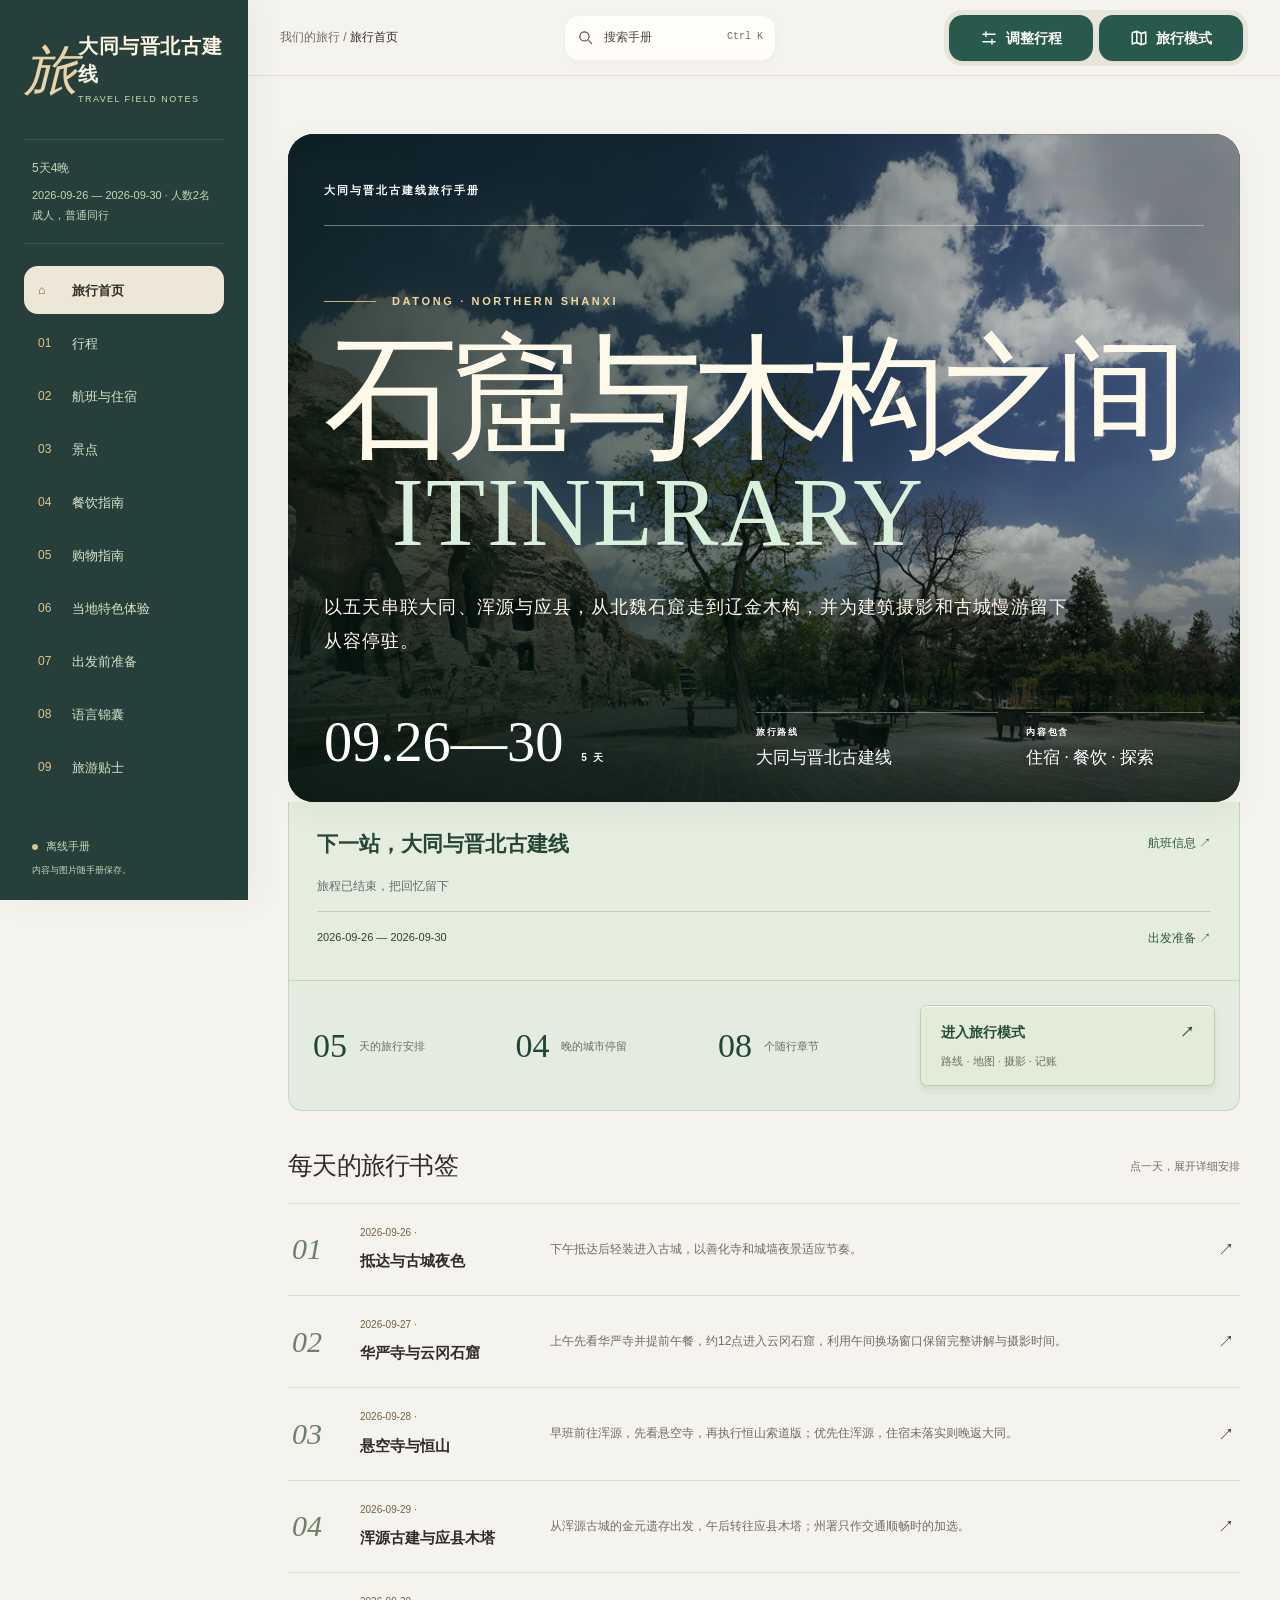
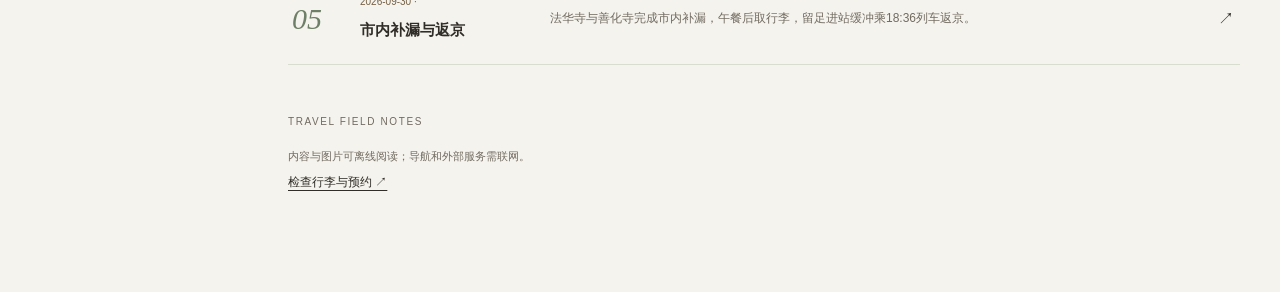
<file: datong-2026-09-26/index.html>
<!DOCTYPE html>
<html lang="zh-CN"><head><meta charset="utf-8"><meta name="viewport" content="width=device-width,initial-scale=1,viewport-fit=cover"><title>大同与晋北古建线旅行手册 · 2026</title><meta name="description" content="以五天串联大同、浑源与应县，从北魏石窟走到辽金木构，并为建筑摄影和古城慢游留下从容停驻。"><link rel="stylesheet" href="better-interface.css?v=20260822-3"><style id="desktop-rail-critical">.desktop-chapter-rail{display:none}@media(min-width:1180px){body{--desktop-rail-width:176px}body>main{margin-left:176px;width:calc(100% - 176px)}.desktop-chapter-rail{position:fixed;inset:0 auto 0 0;z-index:120;width:176px;display:flex;flex-direction:column;padding:28px 18px 24px;color:#f5efe1;background:linear-gradient(180deg,#082e29,#0a3a33 55%,#062722);box-shadow:inset -1px 0 rgba(231,214,176,.16),18px 0 46px rgba(0,24,20,.16)}.desktop-chapter-rail__brand{display:block;padding:3px 7px 24px;border-bottom:1px solid rgba(231,214,176,.18)}.desktop-chapter-rail__brand small{display:block;color:#d9aa62;font:700 9px/1.4 Arial,sans-serif;letter-spacing:.2em}.desktop-chapter-rail__brand strong{display:block;margin-top:8px;font:500 19px/1.25 Georgia,serif}.desktop-chapter-rail nav{display:grid;gap:4px;margin:auto 0;padding:20px 0}.desktop-chapter-rail nav a{display:grid;grid-template-columns:28px 1fr;align-items:center;gap:9px;min-height:53px;padding:7px 8px;border-radius:13px;color:rgba(241,239,227,.72)}.desktop-chapter-rail nav a b{color:#d9aa62;font:italic 500 15px/1 Georgia,serif}.desktop-chapter-rail nav a span{font:500 12px/1.3 "Microsoft YaHei",sans-serif;white-space:nowrap}.desktop-chapter-rail nav a.is-active{color:#fff;background:rgba(255,255,255,.09)}.desktop-chapter-rail__foot{padding:18px 7px 2px;border-top:1px solid rgba(231,214,176,.18);color:#eee2c8;font:600 9px/1.6 Arial,sans-serif;letter-spacing:.1em}}</style>
<style>/*! tailwindcss v4.2.1 | MIT License | https://tailwindcss.com */
@layer theme{:root,:host{--font-sans:ui-sans-serif, system-ui, sans-serif, "Apple Color Emoji", "Segoe UI Emoji", "Segoe UI Symbol", "Noto Color Emoji";--font-mono:ui-monospace, SFMono-Regular, Menlo, Monaco, Consolas, "Liberation Mono", "Courier New", monospace;--spacing:.25rem;--default-font-family:var(--font-sans);--default-mono-font-family:var(--font-mono)}}@layer base{*,:after,:before,::backdrop{box-sizing:border-box;border:0 solid;margin:0;padding:0}::file-selector-button{box-sizing:border-box;border:0 solid;margin:0;padding:0}html,:host{-webkit-text-size-adjust:100%;tab-size:4;line-height:1.5;font-family:var(--default-font-family,ui-sans-serif, system-ui, sans-serif, "Apple Color Emoji", "Segoe UI Emoji", "Segoe UI Symbol", "Noto Color Emoji");font-feature-settings:var(--default-font-feature-settings,normal);font-variation-settings:var(--default-font-variation-settings,normal);-webkit-tap-highlight-color:transparent}hr{height:0;color:inherit;border-top-width:1px}abbr:where([title]){-webkit-text-decoration:underline dotted;text-decoration:underline dotted}h1,h2,h3,h4,h5,h6{font-size:inherit;font-weight:inherit}a{color:inherit;-webkit-text-decoration:inherit;-webkit-text-decoration:inherit;-webkit-text-decoration:inherit;-webkit-text-decoration:inherit;text-decoration:inherit}b,strong{font-weight:bolder}code,kbd,samp,pre{font-family:var(--default-mono-font-family,ui-monospace, SFMono-Regular, Menlo, Monaco, Consolas, "Liberation Mono", "Courier New", monospace);font-feature-settings:var(--default-mono-font-feature-settings,normal);font-variation-settings:var(--default-mono-font-variation-settings,normal);font-size:1em}small{font-size:80%}sub,sup{vertical-align:baseline;font-size:75%;line-height:0;position:relative}sub{bottom:-.25em}sup{top:-.5em}table{text-indent:0;border-color:inherit;border-collapse:collapse}:-moz-focusring{outline:auto}progress{vertical-align:baseline}summary{display:list-item}ol,ul,menu{list-style:none}img,svg,video,canvas,audio,iframe,embed,object{vertical-align:middle;display:block}img,video{max-width:100%;height:auto}button,input,select,optgroup,textarea{font:inherit;font-feature-settings:inherit;font-variation-settings:inherit;letter-spacing:inherit;color:inherit;opacity:1;background-color:#0000;border-radius:0}::file-selector-button{font:inherit;font-feature-settings:inherit;font-variation-settings:inherit;letter-spacing:inherit;color:inherit;opacity:1;background-color:#0000;border-radius:0}:where(select:is([multiple],[size])) optgroup{font-weight:bolder}:where(select:is([multiple],[size])) optgroup option{padding-inline-start:20px}::file-selector-button{margin-inline-end:4px}::placeholder{opacity:1}@supports (not ((-webkit-appearance:-apple-pay-button))) or (contain-intrinsic-size:1px){::placeholder{color:currentColor}@supports (color:color-mix(in lab, red, red)){::placeholder{color:color-mix(in oklab, currentcolor 50%, transparent)}}}textarea{resize:vertical}::-webkit-search-decoration{-webkit-appearance:none}::-webkit-date-and-time-value{min-height:1lh;text-align:inherit}::-webkit-datetime-edit{display:inline-flex}::-webkit-datetime-edit-fields-wrapper{padding:0}::-webkit-datetime-edit{padding-block:0}::-webkit-datetime-edit-year-field{padding-block:0}::-webkit-datetime-edit-month-field{padding-block:0}::-webkit-datetime-edit-day-field{padding-block:0}::-webkit-datetime-edit-hour-field{padding-block:0}::-webkit-datetime-edit-minute-field{padding-block:0}::-webkit-datetime-edit-second-field{padding-block:0}::-webkit-datetime-edit-millisecond-field{padding-block:0}::-webkit-datetime-edit-meridiem-field{padding-block:0}::-webkit-calendar-picker-indicator{line-height:1}:-moz-ui-invalid{box-shadow:none}button,input:where([type=button],[type=reset],[type=submit]){appearance:button}::file-selector-button{appearance:button}::-webkit-inner-spin-button{height:auto}::-webkit-outer-spin-button{height:auto}[hidden]:where(:not([hidden=until-found])){display:none!important}}@layer components;@layer utilities{.relative{position:relative}.start{inset-inline-start:var(--spacing)}.end{inset-inline-end:var(--spacing)}.container{width:100%}@media (width>=40rem){.container{max-width:40rem}}@media (width>=48rem){.container{max-width:48rem}}@media (width>=64rem){.container{max-width:64rem}}@media (width>=80rem){.container{max-width:80rem}}@media (width>=96rem){.container{max-width:96rem}}.contents{display:contents}.table{display:table}}:root{--jungle:#173f36;--deep:#0c2e2c;--sea:#197e8f;--lagoon:#a8d8d3;--sand:#e8d8b6;--limestone:#f6f0e4;--terracotta:#bd6246;--ink:#21332e;--muted:#697b74;--white:#fffdf8}*{box-sizing:border-box}html{scroll-behavior:smooth}body{background:var(--white);color:var(--ink);margin:0;font-family:Microsoft YaHei,PingFang SC,Noto Sans CJK SC,Arial,sans-serif;line-height:1.75}a{color:inherit;text-decoration:none}.shell{width:min(1160px,100% - 48px);margin:auto}.eyebrow{letter-spacing:.2em;text-transform:uppercase;margin:0 0 10px;font:700 11px/1.3 Arial,sans-serif}.section-no{color:var(--terracotta);opacity:.78;font:500 62px/1 Georgia,serif}h1,h2,h3,p{margin-top:0}h2{letter-spacing:-.03em;margin:0 0 18px;font:500 clamp(34px,5vw,64px)/1.12 Georgia,Songti SC,serif}h3{line-height:1.35}.hero{color:#f8f1df;background:radial-gradient(circle at 78% 42%,#2a7269 0 12%,#0000 36%),linear-gradient(125deg,#0b2927 0%,#174a3e 48%,#1b6971 100%);min-height:760px;position:relative;overflow:hidden}.hero:before{content:"";background:linear-gradient(115deg,#0000 48%,#ffffff0f 48.3% 48.8%,#0000 49.1%),repeating-linear-gradient(100deg,#0000 0 70px,#ffffff05 71px 72px);position:absolute;inset:0}.nav{z-index:2;border-bottom:1px solid #ffffff2e;justify-content:space-between;align-items:center;height:92px;display:flex;position:relative}.brand{letter-spacing:.22em;font:700 12px Arial}.navlinks{gap:28px;font-size:13px;display:flex}.hero-inner{z-index:2;padding:118px 0 100px;position:relative}.hero h1{letter-spacing:-.055em;max-width:820px;margin:0 0 34px;font:500 clamp(52px,8vw,102px)/1.02 Georgia,Songti SC,serif}.lede{color:#dce9df;max-width:650px;font-size:17px;line-height:1.9}.hero-notes{flex-wrap:wrap;gap:12px;margin-top:44px;display:flex}.hero-notes span{border:1px solid #ffffff59;border-radius:99px;padding:8px 15px;font-size:12px}.sun-disc{background:var(--terracotta);border-radius:50%;width:330px;height:330px;position:absolute;bottom:-120px;right:-80px;box-shadow:0 0 100px #e28b5c38}.flight-band{background:var(--limestone);padding:90px 0}.flight-grid{grid-template-columns:1fr 1.25fr;align-items:start;gap:22px 70px;display:grid}.flight-card{background:var(--white);border-left:5px solid var(--sea);grid-template-columns:100px 1fr 32px 1fr;align-items:center;gap:15px;padding:24px;display:grid;box-shadow:0 12px 35px #19372f14}.flight-card b{color:var(--terracotta);font:700 20px Arial}.flight-card small,.flight-card span{color:var(--muted);font-size:11px;display:block}.flight-card strong{font:500 25px Georgia,serif}.flight-card i{color:var(--sea);font-style:normal}.fineprint{color:var(--muted);grid-column:2;margin:4px 0 0;font-size:12px}.section{padding:110px 0}.section-heading{grid-template-columns:105px 1fr;align-items:start;margin-bottom:60px;display:grid}.section-heading>div>p:last-child{color:var(--muted);max-width:680px}.days{border-top:1px solid #cbd6d0}.day{border-bottom:1px solid #d8dfda;grid-template-columns:90px 1fr;gap:35px;padding:34px 20px 34px 0;display:grid;position:relative}.day:after{content:"";background:var(--jungle);transform-origin:top;width:7px;height:100%;transition:all .35s;position:absolute;top:0;right:0;transform:scaleY(0)}.day:hover:after{transform:scaleY(1)}.day-index{color:#a8b7af;font:italic 34px Georgia}.day h3{margin:0 0 9px;font:500 25px Georgia,Songti SC,serif}.day p:last-child{color:#55665f;max-width:800px;margin:0}.day.coast .eyebrow{color:var(--sea)}.day.ubud .eyebrow{color:var(--jungle)}.day.penida .eyebrow{color:var(--terracotta)}.penida-section{background:var(--deep);color:#edf5ef;padding:110px 0}.section-heading.light .section-no{color:#eb9776}.section-heading.light p:last-child{color:#a9c3bb}.penida-timeline{border-left:1px solid #5d7f78;max-width:850px;margin-left:105px}.penida-stop{grid-template-columns:120px 1fr;gap:30px;padding:0 0 30px 38px;display:grid;position:relative}.penida-stop:before{content:"";background:var(--terracotta);border-radius:50%;width:13px;height:13px;position:absolute;top:8px;left:-7px;box-shadow:0 0 0 7px #bd624626}.penida-stop time{color:#f0c592;font:500 27px Georgia}.penida-stop h3{margin:0 0 4px;font:500 21px Georgia,Songti SC,serif}.penida-stop p{color:#a9c3bb;margin:0}.penida-note{color:#dce9df;border-left:4px solid var(--terracotta);background:#16463f;max-width:850px;margin:22px 0 0 105px;padding:20px 24px}.restaurant-grid{grid-template-columns:repeat(2,1fr);gap:28px;display:grid}.restaurant{background:var(--limestone);overflow:hidden}.photo{height:310px;position:relative;overflow:hidden}.photo img{object-fit:cover;width:100%;height:100%;transition:transform .7s}.restaurant:hover .photo img{transform:scale(1.035)}.photo span{color:#fff;letter-spacing:.15em;text-transform:uppercase;background:#0c2e2ce0;padding:7px 12px;font:700 10px Arial;position:absolute;top:18px;left:18px}.restaurant-top{justify-content:space-between;align-items:start;gap:15px;display:flex}.restaurant-top h3{margin:0;font:500 28px Georgia,serif}.restaurant-top b{color:var(--terracotta);white-space:nowrap;font-size:13px}.cuisine{color:var(--sea);font-size:13px;font-weight:700}.restaurant-foot{border-top:1px solid #d4c7ab;justify-content:space-between;gap:15px;margin-top:18px;padding-top:16px;font-size:12px;display:flex}.restaurant-foot a{color:var(--muted);text-decoration:underline}.words-section{background:var(--limestone);padding:110px 0}.vocab-grid{grid-template-columns:repeat(5,1fr);gap:16px;display:grid}.vocab{background:var(--white);padding:22px}.vocab h3{color:var(--terracotta);border-bottom:1px solid #dccdaa;padding-bottom:10px;font:500 20px Georgia,Songti SC,serif}.vocab div{border-bottom:1px dotted #d8d2c5;justify-content:space-between;gap:8px;padding:8px 0;font-size:12px;display:flex}.vocab b{color:var(--jungle);font-family:Arial}.vocab span{color:var(--muted)}.quick-phrases{flex-wrap:wrap;gap:10px;margin-top:28px;display:flex}.quick-phrases span{background:var(--jungle);color:#fff;border-radius:99px;padding:10px 15px;font:700 12px Arial}.quick-phrases em{color:#cfe0d8;margin-left:6px;font:12px Microsoft YaHei}footer{color:#e5eee7;background:#071f1e;padding:90px 0}footer .shell{justify-content:space-between;align-items:end;display:flex}footer p{margin:0;font:500 32px/1.5 Georgia,Songti SC,serif}footer a{color:#a8c0b8;font-size:12px}@media (width<=850px){.shell{width:min(100% - 32px,680px)}.hero{min-height:690px}.navlinks{gap:16px}.hero-inner{padding-top:90px}.hero h1{font-size:55px}.flight-grid{grid-template-columns:1fr}.flight-grid>div:first-child{grid-row:auto}.fineprint{grid-column:1}.section{padding:78px 0}.section-heading{grid-template-columns:68px 1fr}.section-no{font-size:45px}.restaurant-grid{grid-template-columns:1fr}.photo{height:300px}.vocab-grid{grid-template-columns:repeat(2,1fr)}.penida-timeline,.penida-note{margin-left:0}.flight-grid h2{font-size:40px}}@media (width<=560px){.shell{width:calc(100% - 28px)}.nav{height:72px}.navlinks a:nth-child(2){display:none}.hero{min-height:650px}.hero h1{font-size:45px}.lede{font-size:15px}.hero-notes{margin-top:30px}.flight-band{padding:65px 0}.flight-card{grid-template-columns:70px 1fr 18px 1fr;gap:8px;padding:18px}.flight-card strong{font-size:20px}.flight-card b{font-size:16px}.section-heading{grid-template-columns:1fr;gap:14px}.section-no{font-size:38px}h2{font-size:39px}.day{grid-template-columns:48px 1fr;gap:12px;padding-right:0}.day h3{font-size:22px}.penida-section{padding:78px 0}.penida-stop{grid-template-columns:75px 1fr;gap:12px;padding-left:25px}.penida-stop time{font-size:21px}.photo{height:240px}.restaurant-body{padding:21px}.restaurant-top h3{font-size:24px}.restaurant-foot{flex-direction:column}.vocab-grid{grid-template-columns:1fr}.quick-phrases span{width:100%}footer .shell{display:block}footer p{margin-bottom:30px;font-size:26px}}.route-section{background:#f8f4e9;padding:110px 0 0}.journey-label{letter-spacing:.2em;font:700 11px Arial}.journey-block>h3{margin:8px 0 34px;font:500 42px Georgia,Songti SC,serif}.jungle-block{color:#edf5e9;background:linear-gradient(135deg,#143d33,#2c6657)}.sea-block{color:#effafb;background:linear-gradient(135deg,#116a7b,#69b8bd)}.journey-block .days{border-top:1px solid #ffffff4d}.journey-block .day{border-bottom:1px solid #ffffff47;padding:0;display:block}.journey-block .day:after{display:none}.day summary{cursor:pointer;grid-template-columns:78px 1fr 34px;align-items:start;gap:24px;padding:30px 0;list-style:none;display:grid}.day summary::-webkit-details-marker{display:none}.day summary .day-index{color:#ffffffa6;font:italic 36px Georgia}.day summary small{letter-spacing:.16em;opacity:.72;margin-bottom:8px;font:700 10px Arial;display:block}.day summary b{margin-bottom:8px;font:500 25px Georgia,Songti SC,serif;display:block}.day summary em{opacity:.82;max-width:800px;font-size:13px;font-style:normal;display:block}.day summary i{font:300 28px Arial;transition:all .25s}.day[open] summary i{transform:rotate(45deg)}.day-detail{background:#ffffff1f;border-left:3px solid #f0aa83;grid-template-columns:70px 1fr;gap:8px 18px;margin:0 0 32px 102px;padding:25px 30px;display:grid}.day-detail strong{color:#ffe0b5;font-size:12px}.day-detail p,.day-detail p:last-child{color:inherit;opacity:.94;margin:0 0 10px;font-size:14px}.photo-strip{scroll-snap-type:x mandatory;scrollbar-width:none;height:310px;display:flex;overflow-x:auto}.photo-strip::-webkit-scrollbar{display:none}.photo-strip figure{scroll-snap-align:start;flex:0 0 100%;height:100%;margin:0;position:relative}.photo-strip img{object-fit:cover;width:100%;height:100%}.photo-strip span{color:#fff;letter-spacing:.15em;background:#0c2e2ce0;padding:7px 12px;font:700 10px Arial;position:absolute;top:18px;left:18px}.swipe-hint{color:#d7e9e2;letter-spacing:.12em;background:#173f36;justify-content:space-between;padding:8px 18px;font-size:10px;display:flex}.distance{grid-template-columns:1fr 1fr;gap:10px;margin:18px 0;display:grid}.distance span{color:var(--muted);background:#fffaf0;padding:12px;font-size:11px}.distance b{color:var(--jungle);margin-bottom:2px;display:block}.restaurant-actions{flex-wrap:wrap;gap:10px;display:flex}.restaurant-actions a{color:var(--muted);font-size:11px;text-decoration:underline}.restaurant-actions .map-link{background:var(--sea);color:#fff;border-radius:2px;padding:9px 12px;text-decoration:none}.restaurant-foot span{color:var(--muted);font-size:10px}@media (width<=850px){.journey-block{margin:0 -16px;padding:58px 28px 70px}.photo-strip{height:290px}}@media (width<=560px){body{font-size:14px}.route-section{padding-top:72px}.journey-block{margin:0 -14px;padding:48px 18px 58px}.journey-block>h3{font-size:33px}.day summary{grid-template-columns:52px 1fr 22px;gap:10px;padding:24px 0}.day summary .day-index{font-size:28px}.day summary b{font-size:21px}.day summary em{font-size:12px;line-height:1.65}.day-detail{grid-template-columns:48px 1fr;gap:6px 10px;margin:0 0 25px 62px;padding:18px 16px}.day-detail p{font-size:12px}.photo-strip{height:250px}.distance{grid-template-columns:1fr}.restaurant-actions{align-items:center}.restaurant-actions .map-link{text-align:center;flex:1;padding:11px}.restaurant-foot{flex-direction:row}.restaurant-grid{gap:18px}.restaurant{border-radius:4px}}.inline-penida{background:#072f3f52;margin:0 0 34px 102px;padding:30px}.inline-penida h4{margin:0 0 26px;font:500 28px Georgia,Songti SC,serif}.inline-penida .penida-timeline{border-left-color:#ffffff59;max-width:none;margin-left:0}.inline-penida .penida-stop h3{font-size:18px}.inline-penida .penida-stop p{color:#ffffffbf}.inline-penida .penida-note{background:#0a3c468c;margin:5px 0 0}@media (width<=560px){.inline-penida{margin:0 0 25px 62px;padding:20px 15px}.inline-penida h4{font-size:23px}.inline-penida .penida-stop{grid-template-columns:62px 1fr;padding-left:20px}.inline-penida .penida-stop time{font-size:18px}}.flight-grid>div:first-child{grid-row:span 3}.return-flight{border-left-color:var(--terracotta)}.return-flight b{color:var(--sea)}.gallery-wrap{position:relative}.gallery-arrow{width:42px;height:42px;color:var(--jungle);cursor:pointer;z-index:3;background:#fffdf8eb;border:0;border-radius:50%;font-size:20px;transition:all .2s;position:absolute;top:50%;transform:translateY(-50%);box-shadow:0 4px 18px #0003}.gallery-arrow:hover{background:#fff;transform:translateY(-50%)scale(1.06)}.gallery-arrow.prev{left:14px}.gallery-arrow.next{right:14px}.gallery-count{color:#fff;letter-spacing:.1em;z-index:2;background:#0c2e2cdb;padding:6px 10px;font:700 10px Arial;position:absolute;bottom:14px;right:16px}.phrase-title{margin:58px 0 22px}.phrase-title h3{margin:0;font:500 32px Georgia,Songti SC,serif}.phrase-grid{background:#d8cdb8;border:1px solid #d8cdb8;grid-template-columns:repeat(2,1fr);gap:1px;display:grid}.phrase-grid>div{background:var(--white);grid-template-columns:42px 1fr;gap:12px;padding:18px;display:grid}.phrase-grid>div>span{color:var(--terracotta);font:italic 18px Georgia}.phrase-grid p{margin:0}.phrase-grid b,.phrase-grid em{display:block}.phrase-grid b{color:var(--jungle);font:600 13px/1.5 Arial}.phrase-grid em{color:var(--muted);margin-top:4px;font-size:12px;font-style:normal}@media (width<=850px){.flight-grid>div:first-child{grid-row:auto}.phrase-grid{grid-template-columns:1fr}}@media (width<=560px){.gallery-arrow{width:38px;height:38px}.gallery-arrow.prev{left:9px}.gallery-arrow.next{right:9px}.phrase-grid>div{grid-template-columns:34px 1fr;padding:15px 12px}.phrase-title{margin-top:42px}.vocab-grid{gap:10px}}.stay-section{background:#eee5d2;padding:110px 0}.stay-section .section-no{letter-spacing:.16em;margin-top:16px;font:700 14px Arial}.hotel-card{background:var(--white);grid-template-columns:1.1fr .9fr;grid-template-areas:"visual copy""map map";margin-bottom:42px;display:grid;overflow:hidden;box-shadow:0 18px 55px #1f362f1a}.hotel-card.coast-hotel{grid-template-columns:.9fr 1.1fr;grid-template-areas:"copy visual""map map"}.hotel-visual{grid-area:visual;min-width:0}.hotel-copy{grid-area:copy;padding:48px}.hotel-copy h3{margin:0 0 5px;font:500 38px/1.15 Georgia,Songti SC,serif}.hotel-fullname{color:var(--sea);font-size:13px;font-weight:700}.hotel-copy dl{border-top:1px solid #d9d0bd;margin:24px 0}.hotel-copy dl div{border-bottom:1px solid #e2d9c7;grid-template-columns:62px 1fr;gap:12px;padding:10px 0;font-size:12px;display:grid}.hotel-copy dt{color:var(--terracotta);font-weight:700}.hotel-copy dd{color:var(--muted);margin:0}.hotel-links{gap:10px;margin:20px 0 10px;display:flex}.hotel-links a{background:var(--jungle);color:#fff;padding:10px 14px;font-size:11px}.coast-hotel .hotel-links a{background:var(--sea)}.hotel-copy small{color:var(--muted)}.hotel-map{filter:saturate(.78)contrast(.92);border:0;grid-area:map;width:100%;height:260px}@media (width<=850px){.hotel-card,.hotel-card.coast-hotel{grid-template-columns:1fr;grid-template-areas:"visual""copy""map"}.hotel-visual .photo-strip{min-height:360px}.hotel-copy{padding:34px}.hotel-map{height:230px}}@media (width<=560px){.stay-section{padding:72px 0}.hotel-visual .photo-strip{height:270px;min-height:270px}.hotel-copy{padding:26px 20px}.hotel-copy h3{font-size:30px}.hotel-links a{text-align:center;flex:1}.hotel-map{height:210px}.navlinks{gap:12px}.navlinks a:nth-child(2){display:none}}.nearby-heading{margin:80px 0 28px}.nearby-heading h3{margin:0 0 10px;font:500 38px Georgia,Songti SC,serif}.nearby-heading>p:last-child{color:var(--muted);max-width:720px}.nearby-grid{grid-template-columns:repeat(2,1fr);gap:14px;display:grid}.nearby-card{background:#fffdf8;border:1px solid #ded4c1;padding:22px}.nearby-card>div:first-child{justify-content:space-between;display:flex}.nearby-card>div:first-child span{color:var(--sea);letter-spacing:.08em;font-size:10px;font-weight:700}.nearby-card>div:first-child b{color:var(--terracotta);font-size:11px}.nearby-card h4{margin:12px 0 2px;font:500 24px Georgia,serif}.nearby-card>strong{color:var(--jungle);font-size:12px}.nearby-card>p{color:var(--muted);margin:8px 0;font-size:12px}.nearby-card footer{color:inherit;background:0 0;border-top:1px solid #e3dac9;justify-content:space-between;align-items:center;margin-top:14px;padding:14px 0 0;display:flex}.nearby-card footer em{font-size:11px;font-style:normal}.nearby-card footer a{background:var(--sea);color:#fff;padding:8px 11px;font-size:10px}@media (width<=560px){.nearby-heading{margin-top:55px}.nearby-heading h3{font-size:31px}.nearby-grid{grid-template-columns:1fr}.nearby-card{padding:18px}}.hotel-map{display:none}.distance.single{grid-template-columns:1fr}.restaurant-top b small,.nearby-card>div:first-of-type b small{color:var(--muted);margin-top:2px;font-size:9px;font-weight:500;display:block}.nearby-card{overflow:hidden}.nearby-card>img{object-fit:cover;width:calc(100% + 44px);height:190px;margin:-22px -22px 18px}.nearby-card>div:first-of-type{justify-content:space-between;display:flex}.nearby-card>div:first-of-type span{color:var(--sea);letter-spacing:.08em;font-size:10px;font-weight:700}.nearby-card>div:first-of-type b{color:var(--terracotta);text-align:right;font-size:11px}@media (width<=560px){.nearby-card>img{width:calc(100% + 36px);height:175px;margin:-18px -18px 16px}}.tips-section{color:#edf5ef;background:#0c302e;padding:110px 0}.tips-section .section-heading p:last-child{color:#adc5bd}.tips-page{color:var(--ink);background:#f7f0e2;margin:0 0 28px;padding:50px}.tips-page h3{margin:0 0 15px;font:500 40px Georgia,Songti SC,serif}.packing-page{background:#d7b776;grid-template-columns:.8fr 1.2fr;gap:60px;display:grid}.packing-page ol{grid-template-columns:1fr 1fr;gap:0 24px;margin:0;padding:0;list-style:none;display:grid}.packing-page li{border-bottom:1px solid #23332e38;grid-template-columns:34px 1fr;gap:8px;padding:11px 0;font-size:12px;display:grid}.packing-page li span{color:#8b4b37;font:italic 15px Georgia}.tips-intro{max-width:700px;margin-bottom:34px}.tips-grid{grid-template-columns:repeat(2,1fr);gap:14px;display:grid}.tips-grid>div{border-left:4px solid var(--terracotta);background:#fffdf8;padding:24px}.tips-grid h4{margin:0 0 8px;font:500 20px Georgia,Songti SC,serif}.tips-grid p{color:#52655e;margin:0;font-size:12px}.source-note{color:#b8cdc5;flex-wrap:wrap;align-items:center;gap:12px;padding-top:20px;font-size:10px;display:flex}.source-note a{text-decoration:underline}.source-note span{margin-left:auto}@media (width<=700px){.tips-section{padding:75px 0}.tips-page{padding:28px 20px}.packing-page{grid-template-columns:1fr;gap:25px}.packing-page ol,.tips-grid{grid-template-columns:1fr}.tips-page h3{font-size:31px}.source-note span{width:100%;margin-left:0}.navlinks a:last-child{display:none}}.food-field-page .tips-grid>div{border-left-color:#a84f37}.practical-page .tips-grid{grid-template-columns:repeat(2,1fr)}.practical-page .tips-grid>div{border-left-color:#c89548}@media (width<=700px){.practical-page .tips-grid{grid-template-columns:1fr}}.food-chapter{margin:0 0 28px}.food-chapter>summary{display:none}.food-chapter-content{display:block}.image-note{color:var(--muted);margin:18px 0 0;font-size:11px}.grab-link{background:#00b14f!important}.single-photo .photo-strip{overflow:hidden}@media (width<=700px){body{font-size:16px;line-height:1.82}.shell{width:calc(100% - 24px)}.section{padding:68px 0}.section-heading{margin-bottom:38px}.section-heading>div>p:last-child{font-size:15px;line-height:1.8}.food-chapter{background:#f8f1e4;border:1px solid #d7cdb8;border-radius:14px;margin-bottom:14px;overflow:hidden}.food-chapter>summary{cursor:pointer;background:linear-gradient(135deg,#f7eedf,#efe0c5);grid-template-columns:1fr 28px;align-items:center;gap:12px;padding:20px 18px;list-style:none;display:grid}.food-chapter>summary::-webkit-details-marker{display:none}.food-chapter>summary span{min-width:0}.food-chapter>summary small{color:var(--terracotta);letter-spacing:.12em;margin-bottom:6px;font:700 10px/1.3 Arial;display:block}.food-chapter>summary b{font:500 23px/1.25 Georgia,Songti SC,serif;display:block}.food-chapter>summary em{color:var(--muted);margin-top:4px;font-size:13px;font-style:normal;display:block}.food-chapter>summary i{font:300 27px Arial;transition:all .25s}.food-chapter[open]>summary i{transform:rotate(45deg)}.food-chapter-content{padding:14px}.food-chapter:not([open])>.food-chapter-content{display:none}.food-chapter .nearby-heading{margin:12px 4px 22px}.food-chapter .nearby-heading h3{font-size:29px}.food-chapter .nearby-heading>p:last-child{font-size:14px;line-height:1.75}.restaurant-grid,.nearby-grid{gap:14px}.restaurant,.nearby-card{border-radius:10px;box-shadow:0 7px 22px #1f362f14}.photo-strip{height:265px}.restaurant-body{padding:22px 18px}.restaurant-top h3{font-size:27px}.restaurant-top b,.cuisine{font-size:14px}.restaurant-body>p:not(.cuisine){font-size:15px}.distance span{padding:13px;font-size:13px}.restaurant-actions a,.restaurant-actions .map-link{justify-content:center;align-items:center;min-height:44px;font-size:13px;display:flex}.restaurant-foot{font-size:13px}.nearby-card{padding:18px}.nearby-card>img{height:220px}.nearby-card h4{font-size:27px}.nearby-card>strong{font-size:14px}.nearby-card>p{font-size:14px;line-height:1.7}.nearby-card footer em{font-size:13px}.nearby-card footer a{border-radius:4px;align-items:center;min-height:42px;padding:11px 13px;font-size:13px;display:flex}.hotel-copy p{font-size:15px}.hotel-copy dl div{grid-template-columns:58px 1fr;font-size:14px}.hotel-fullname{font-size:14px}.hotel-links a{justify-content:center;align-items:center;min-height:44px;font-size:13px;display:flex}.vocab div,.phrase-grid b{font-size:14px}.phrase-grid em{font-size:13px}.tips-grid p,.packing-page li{font-size:14px}}.prepare-block{background:#fffdf8a3;border:1px solid #bfb39f;margin-top:22px;padding:24px}.prepare-block+.prepare-block{margin-top:16px}.prepare-heading{align-items:flex-start;gap:16px;margin-bottom:20px;display:flex}.prepare-heading>span{color:#a15f48;font:italic 17px Georgia,serif}.prepare-heading h3{color:#173c38;margin:0;font:500 28px Georgia,Songti SC,serif}.prepare-heading p{color:#637069;margin:5px 0 0;font-size:13px}.prepare-block .packing-checklist{margin-top:0}@media (width<=700px){.prepare-block{padding:18px 14px}.prepare-heading h3{font-size:25px}.prepare-heading p{font-size:14px}}.route-mobile-summary{display:none}.mobile-section-fold>summary{cursor:pointer;border:1px solid;justify-content:space-between;align-items:center;gap:12px;min-height:58px;padding:13px 16px;list-style:none;display:flex}.mobile-section-fold>summary::-webkit-details-marker{display:none}.mobile-section-fold>summary b{font-size:14px}.mobile-section-fold>summary i{font:11px Arial}.mobile-section-fold[open]>summary i{font-size:0}.mobile-section-fold[open]>summary i:after{content:"收起 −";font-size:11px}.mobile-section-fold:not([open])>.movement-grid,.mobile-section-fold:not([open])>.sights-grid{display:none}.mobile-section-fold>.movement-grid,.mobile-section-fold>.sights-grid{margin-top:14px}.dark-fold>summary{color:#fff;border-color:#ffffff73}.booking-checklist ol{grid-template-columns:1fr 1fr;gap:0 22px;margin:0;padding:0;list-style:none;display:grid}.booking-checklist li{border-bottom:1px solid #23332e38}.booking-checklist label{cursor:pointer;grid-template-columns:22px 30px 1fr;align-items:start;gap:8px;min-height:76px;padding:10px 2px;display:grid}.booking-checklist input{accent-color:#12656a;width:18px;height:18px;margin-top:3px}.booking-checklist label>span{color:#8b4b37;font:italic 15px Georgia}.booking-checklist label>div{min-width:0}.booking-checklist label b{color:#173c38;font-size:14px;display:block}.booking-checklist label em{color:#397778;margin-top:2px;font:11px/1.5 Arial;display:block}.booking-checklist label small{color:#66746e;margin-top:4px;font-size:12px;line-height:1.55;display:block}.booking-checklist li.is-checked b,.booking-checklist li.is-checked small{opacity:.52}.booking-checklist li.is-checked b{text-decoration:line-through}@media (width<=700px){.day-route-map{overflow:hidden;padding:0!important}.day .route-mobile-summary{grid-template-columns:1fr auto;align-items:center;gap:2px 12px;min-height:62px;padding:13px 15px;list-style:none;display:grid}.route-mobile-summary::-webkit-details-marker{display:none}.day .route-mobile-summary span{color:#a15f48;letter-spacing:.16em;grid-column:1;font:800 9px Arial}.day .route-mobile-summary b{margin:0;font:600 17px/1.35 Georgia,Songti SC,serif}.day .route-mobile-summary i{color:#536b63;grid-area:1/2/3;font:11px Arial}.day-route-map[open] .route-mobile-summary i{font-size:0}.day-route-map[open] .route-mobile-summary i:after{content:"收起 −";font-size:11px}.day-route-map:not([open])>.route-map-content{display:none}.route-map-content{padding:0 13px 13px}.route-map-head{display:none!important}.route-map-track{padding:6px 0!important}.route-stop{grid-template-columns:25px 1fr auto!important;gap:2px 7px!important;min-height:78px!important;padding:9px 11px!important}.route-stop strong{font-size:13px!important}.route-stop time,.route-stop .route-dwell{font-size:11px!important}.route-stop em{font-size:9px}.route-leg{grid-template-columns:auto auto auto;align-content:center;gap:3px;justify-content:start!important;min-height:38px!important;margin-left:18px!important;padding-left:20px!important;display:grid!important}.route-leg span,.route-leg b,.route-leg small{font-size:9px!important}.route-map-content>p{margin:4px 0 0;padding-top:9px;line-height:1.55;font-size:11px!important}.booking-checklist ol{grid-template-columns:1fr}.booking-checklist label{grid-template-columns:22px 24px 1fr;min-height:60px;padding:8px 0}.booking-checklist label b{font-size:14px}.booking-checklist label em{font-size:10px}.booking-checklist label small{-webkit-line-clamp:2;-webkit-box-orient:vertical;margin-top:2px;font-size:11px;line-height:1.4;display:-webkit-box;overflow:hidden}.booking-progress{height:40px;margin-bottom:6px}.prepare-block{margin-top:12px}.prepare-heading{margin-bottom:12px}.prepare-heading p{margin-top:2px}.mobile-section-fold>summary{border:1px solid;justify-content:space-between;align-items:center;gap:10px;min-height:56px;padding:12px 14px;list-style:none;display:flex}.mobile-section-fold>summary::-webkit-details-marker{display:none}.mobile-section-fold>summary b{font-size:14px}.mobile-section-fold>summary i{font:11px Arial}.mobile-section-fold[open]>summary i{font-size:0}.mobile-section-fold[open]>summary i:after{content:"收起 −";font-size:11px}.mobile-section-fold:not([open])>.movement-grid,.mobile-section-fold:not([open])>.sights-grid{display:none}.mobile-section-fold>.movement-grid,.mobile-section-fold>.sights-grid{margin-top:12px}.dark-fold>summary{color:#fff;border-color:#ffffff73}.section-heading{margin-bottom:26px!important}.hours-disclaimer{margin-top:-12px;margin-bottom:18px!important}.spa-card figure{height:190px!important}.spa-copy{padding:17px!important}.spa-copy h3{font-size:24px!important}.shop-row{padding:15px 5px!important}.shop-row h3{font-size:22px!important}.tips-page{margin-bottom:16px!important}.tips-grid>div{padding:18px!important}}::selection{color:#102f2b;background:#d49a72}.reading-progress{z-index:100;transform-origin:0;background:linear-gradient(90deg,#d88b67,#e7c992,#4fa5aa);width:100%;height:3px;animation:linear both reading-progress;animation-timeline:scroll(root);position:fixed;top:0;left:0;transform:scaleX(0)}@keyframes reading-progress{to{transform:scaleX(1)}}.hero .brand,.hero .navlinks{animation:.8s cubic-bezier(.2,.8,.2,1) both soft-drop}.hero .navlinks{animation-delay:.12s}.hero .eyebrow{animation:.8s cubic-bezier(.2,.8,.2,1) .18s both soft-rise}.hero h1{animation:1s cubic-bezier(.2,.8,.2,1) .26s both soft-rise}.hero .lede{animation:.9s cubic-bezier(.2,.8,.2,1) .38s both soft-rise}.hero-notes{animation:.9s cubic-bezier(.2,.8,.2,1) .48s both soft-rise}.sun-disc{animation:9s ease-in-out infinite alternate sun-breathe}@keyframes soft-rise{0%{opacity:0;filter:blur(5px);transform:translateY(24px)}to{opacity:1;filter:none;transform:none}}@keyframes soft-drop{0%{opacity:0;transform:translateY(-14px)}to{opacity:1;transform:none}}@keyframes sun-breathe{to{transform:translate(-15px,-10px)scale(1.05);box-shadow:0 0 130px #e28b5c57}}.motion-ready .reveal-item{opacity:0;filter:blur(4px);transition:opacity .8s var(--reveal-delay,0s) cubic-bezier(.2,.75,.2,1),transform .8s var(--reveal-delay,0s) cubic-bezier(.2,.75,.2,1),filter .8s var(--reveal-delay,0s) ease;transform:translateY(34px)}.motion-ready .reveal-item.is-visible{opacity:1;filter:none;transform:none}.flight-card,.hotel-card,.restaurant,.nearby-card,.vocab,.tips-grid>div{transition:transform .4s cubic-bezier(.2,.75,.2,1),box-shadow .4s,border-color .4s}.flight-card:hover,.restaurant:hover,.nearby-card:hover,.vocab:hover{transform:translateY(-5px);box-shadow:0 18px 42px #19372f21}.hotel-card:hover{box-shadow:0 26px 70px #1f362f29}.photo-strip img,.nearby-card>img{transition:transform .9s cubic-bezier(.2,.75,.2,1),filter .6s}.gallery-wrap:hover .photo-strip img,.nearby-card:hover>img{filter:saturate(1.06)contrast(1.02);transform:scale(1.035)}.map-link,.grab-link,.hotel-links a,.nearby-card footer a{transition:transform .22s,box-shadow .22s,filter .22s;position:relative;overflow:hidden}.map-link:hover,.grab-link:hover,.hotel-links a:hover,.nearby-card footer a:hover{filter:brightness(1.06);transform:translateY(-2px);box-shadow:0 8px 20px #1346412e}.map-link:active,.grab-link:active,.hotel-links a:active,.nearby-card footer a:active{transform:translateY(0)scale(.985)}.food-chapter[open]>.food-chapter-content,.day[open]>.day-detail,.day[open]>.inline-penida{animation:.45s cubic-bezier(.2,.75,.2,1) both detail-reveal}@keyframes detail-reveal{0%{opacity:0;transform:translateY(-8px)}to{opacity:1;transform:none}}.gallery-arrow{-webkit-backdrop-filter:blur(10px)}.gallery-arrow:active{transform:translateY(-50%)scale(.92)}@media (width<=700px){.motion-ready .reveal-item{filter:blur(2px);transition-duration:.62s;transform:translateY(20px)}.flight-card:hover,.restaurant:hover,.nearby-card:hover,.vocab:hover{transform:none}.sun-disc{animation-duration:12s}.food-chapter>summary{-webkit-tap-highlight-color:transparent}.food-chapter>summary:active{background:#ead8b9}}@media (prefers-reduced-motion:reduce){html{scroll-behavior:auto}*,:before,:after{scroll-behavior:auto!important;transition-duration:.01ms!important;animation-duration:.01ms!important;animation-iteration-count:1!important}.reading-progress{display:none}}.day-quicklinks{flex-wrap:wrap;gap:8px;margin:0 0 30px 102px;display:flex}.day-quicklinks a{color:#fff;border:1px solid #ffffff52;border-radius:99px;padding:7px 11px;font-size:11px;transition:all .2s}.day-quicklinks a:hover{background:#ffffff26;transform:translateY(-1px)}.movement-section{background:linear-gradient(140deg,#e5dcc8,#f7f1e5);padding:105px 0}.movement-grid{grid-template-columns:repeat(3,1fr);gap:16px;display:grid}.movement-card{border-top:4px solid var(--sea);background:#fffdf8e6;padding:27px;box-shadow:0 10px 30px #19372f12}.movement-card>span{color:var(--terracotta);letter-spacing:.1em;font:700 10px Arial}.movement-card h3{margin:10px 0 4px;font:500 25px Georgia,Songti SC,serif}.movement-card>strong{color:var(--jungle);font-size:12px}.movement-card>p{color:var(--muted);margin:13px 0 20px;font-size:13px}.movement-card>div{gap:8px;display:flex}.movement-card a{background:var(--jungle);color:#fff;padding:9px 11px;font-size:11px}.movement-card a:last-child{background:var(--sea)}.restaurant-why{border-left:3px solid var(--terracotta);color:#52655e;background:#fffaf0;padding:13px 14px;font-size:13px!important}.restaurant-why b{color:var(--jungle);letter-spacing:.08em;margin-bottom:4px;font-size:11px;display:block}.inline-place-wrap{display:inline}.inline-place{color:var(--jungle);text-underline-offset:4px;font-weight:700;-webkit-text-decoration:underline #1b697173;text-decoration:underline #1b697173;text-decoration-thickness:1px;transition:all .2s}.inline-place:hover{color:var(--terracotta);text-decoration-color:currentColor}.place-note{color:#718079;font-size:.88em}.penida-section .inline-place{color:#f0c592}.penida-section .place-note{color:#b9cdc6}.walkable-extras{grid-template-columns:repeat(2,1fr);gap:12px;margin-top:18px;display:grid}.walkable-extras>a{background:#fffaf0;border:1px solid #dfd3bd;grid-template-columns:1fr auto;gap:3px 14px;padding:17px 19px;transition:all .25s;display:grid}.walkable-extras>a:hover{border-color:var(--terracotta);transform:translateY(-2px);box-shadow:0 10px 25px #19372f14}.walkable-extras small{color:var(--terracotta);font-weight:700}.walkable-extras b{font:500 21px Georgia,Songti SC,serif}.walkable-extras span{color:var(--jungle);grid-area:1/2/span 2;align-self:center;font-size:12px}.walkable-extras em{color:var(--muted);font-size:12px;font-style:normal}.phrase-groups{gap:12px;display:grid}.phrase-group{background:#fff;border:1px solid #ddd2bd}.phrase-group>summary{cursor:pointer;grid-template-columns:38px 1fr auto 30px;align-items:center;gap:12px;padding:18px 20px;list-style:none;display:grid}.phrase-group>summary::-webkit-details-marker{display:none}.phrase-group>summary span{color:var(--terracotta);font:italic 18px Georgia}.phrase-group>summary b{font:500 21px Georgia,Songti SC,serif}.phrase-group>summary em{color:var(--muted);font-size:12px;font-style:normal}.phrase-group>summary i{font:300 24px Arial;transition:all .25s}.phrase-group[open]>summary i{transform:rotate(45deg)}.phrase-group .phrase-grid{padding:0 18px 18px}.phrase-group[open] .phrase-grid{animation:.35s both detail-reveal}.food-chapter>summary{cursor:pointer;background:linear-gradient(135deg,#f7eedf,#efe0c5);border:1px solid #d7cdb8;grid-template-columns:1fr 32px;align-items:center;gap:14px;padding:21px 23px;list-style:none;display:grid}.food-chapter>summary::-webkit-details-marker{display:none}.food-chapter>summary small{color:var(--terracotta);letter-spacing:.12em;margin-bottom:5px;font:700 10px/1.3 Arial;display:block}.food-chapter>summary b{font:500 25px/1.25 Georgia,Songti SC,serif;display:block}.food-chapter>summary em{color:var(--muted);margin-top:3px;font-size:13px;font-style:normal;display:block}.food-chapter>summary i{font:300 27px Arial;transition:all .25s}.food-chapter[open]>summary i{transform:rotate(45deg)}.food-chapter:not([open])>.food-chapter-content{display:none}.food-chapter[open]>.food-chapter-content{padding-top:22px}@media (width<=850px){.movement-grid{grid-template-columns:1fr 1fr}}@media (width<=700px){.day-quicklinks{margin:0 0 24px 62px}.day-quicklinks a{padding:8px 10px;font-size:12px}.movement-section{padding:72px 0}.movement-grid{grid-template-columns:1fr}.movement-card{padding:22px}.movement-card h3{font-size:26px}.movement-card>p{font-size:14px}.movement-card a{text-align:center;flex:1;justify-content:center;align-items:center;min-height:42px;font-size:12px;display:flex}.food-chapter>summary{border:0}.restaurant-why{font-size:14px!important}.walkable-extras{grid-template-columns:1fr}.walkable-extras>a{padding:17px 16px}.inline-place{font-size:1em}.place-note{font-size:.9em}.phrase-group{border-radius:10px;overflow:hidden}.phrase-group>summary{grid-template-columns:32px 1fr auto 24px;gap:8px;padding:17px 14px}.phrase-group>summary b{font-size:20px}.phrase-group>summary em{font-size:11px}.phrase-group .phrase-grid{padding:0 10px 12px}.phrase-grid{grid-template-columns:1fr!important}}.inline-place{color:#0b4f49;font-weight:800;text-decoration-color:#c66f4f;text-decoration-thickness:2px}.place-note{color:#40554d;font-size:.94em;font-weight:600}.journey-block .inline-place{color:#f7d99f;text-decoration-color:#f0a37d}.journey-block .place-note{color:#f4faf6}.contents-section{color:#f4eedf;background:#0b302d;padding:90px 0}.contents-section h2{max-width:720px}.contents-grid{background:#ffffff24;grid-template-columns:repeat(4,1fr);gap:1px;margin-top:38px;display:grid}.contents-grid a{background:#103d38;flex-direction:column;min-height:145px;padding:22px;transition:all .25s;display:flex}.contents-grid a:hover{background:#18564d;transform:translateY(-3px)}.contents-grid b{margin-top:auto;font:500 21px Georgia,Songti SC,serif}.contents-grid em{color:#bcd0c8;font-size:12px;font-style:normal}.back-to-contents{width:max-content;color:var(--terracotta);letter-spacing:.08em;border-bottom:1px solid;margin:42px 0 0 auto;font-size:12px;font-weight:700;display:block}.sights-section{color:#f5f1e5;background:linear-gradient(145deg,#0d3834,#12656a);padding:105px 0}.sights-grid{grid-template-columns:repeat(4,1fr);gap:14px;display:grid}.sight-card{background:#ffffff14;border:1px solid #ffffff2e;flex-direction:column;min-height:270px;padding:24px;transition:all .3s;display:flex}.sight-card:hover{background:#ffffff24;transform:translateY(-4px)}.sight-card>span{color:#f0b28c;letter-spacing:.12em;font:700 10px Arial}.sight-card h3{margin:25px 0 8px;font:500 25px Georgia,Songti SC,serif}.sight-card b{color:#f3d3a2;font-size:12px}.sight-card p{color:#d5e3dd;margin:14px 0;font-size:13px}.sight-card em{color:#fff;margin-top:auto;font-size:11px;font-style:normal;text-decoration:underline}.sights-section .back-to-contents{color:#f0c592}.restaurant-day{border-top:1px dotted #d6c4aa;padding-top:10px;font-weight:700;color:#9f5a3f!important;font-size:12px!important}.vocab>summary{cursor:pointer;grid-template-columns:1fr auto 24px;align-items:center;gap:8px;list-style:none;display:grid}.vocab>summary::-webkit-details-marker{display:none}.vocab>summary h3{margin:0}.vocab>summary>span{color:var(--muted);font-size:11px}.vocab>summary i{font:300 21px Arial;transition:all .25s}.vocab[open]>summary i{transform:rotate(45deg)}.vocab .vocab-items{border:0;margin-top:10px;padding:0;display:block}.vocab .vocab-items>div{display:flex}.vocab:not([open]) .vocab-items{display:none}@media (width<=850px){.contents-grid,.sights-grid{grid-template-columns:repeat(2,1fr)}}@media (width<=700px){.contents-section{padding:66px 0}.contents-grid{grid-template-columns:1fr 1fr}.contents-grid a{min-height:126px;padding:17px}.contents-grid b{font-size:19px}.sights-grid{grid-template-columns:1fr}.sight-card{min-height:220px}.journey-block .place-note{color:#fff;font-weight:700}.vocab-grid{grid-template-columns:1fr}.vocab{padding:0}.vocab>summary{padding:18px}.vocab-items{margin:0;padding:0 18px 16px}.vocab>summary h3{border:0;padding:0}.back-to-contents{padding:8px 0;font-size:13px}}.feature-strip{grid-template-columns:repeat(3,1fr);gap:12px;margin:-18px 0 32px;display:grid}.feature-strip figure{background:#d8ded8;height:230px;margin:0;position:relative;overflow:hidden}.feature-strip img{object-fit:cover;width:100%;height:100%;transition:all .6s}.feature-strip figure:hover img{transform:scale(1.035)}.feature-strip figcaption{color:#fff;background:linear-gradient(#0000,#071f1ed1);padding:28px 14px 10px;font-size:10px;position:absolute;bottom:0;left:0;right:0}.sight-strip{grid-template-columns:repeat(2,1fr)}.planb-section{background:#efe6d4;padding:105px 0}.planb-grid{grid-template-columns:repeat(4,1fr);gap:14px;display:grid}.planb-grid article{border-top:4px solid var(--terracotta);background:#fffaf0;min-height:215px;padding:24px}.planb-grid span{color:var(--sea);letter-spacing:.12em;font:700 10px Arial}.planb-grid h3{margin:22px 0 10px;font:500 23px Georgia,Songti SC,serif}.planb-grid p{color:var(--muted);font-size:13px}.food-regions{gap:14px;display:grid}.food-region{background:#fbf6eb;border:1px solid #d8cdb8}.food-region>summary{cursor:pointer;grid-template-columns:1fr auto 30px;align-items:center;gap:12px;padding:18px 20px;list-style:none;display:grid}.food-region>summary::-webkit-details-marker{display:none}.food-region>summary b{font:500 23px Georgia,Songti SC,serif}.food-region>summary span{color:var(--muted);font-size:12px}.food-region>summary i{font:300 24px Arial;transition:all .25s}.food-region[open]>summary i{transform:rotate(45deg)}.food-region>.restaurant-grid,.food-region>.nearby-grid,.food-region>.walkable-extras{margin:0 16px 16px}.food-region[open]>.restaurant-grid,.food-region[open]>.nearby-grid,.food-region[open]>.walkable-extras{animation:.35s both detail-reveal}.vocab-grid{align-items:start}.vocab{align-self:start;width:100%}.back-to-contents{letter-spacing:.04em;padding:10px 0;font-size:15px!important}@media (width<=850px){.planb-grid{grid-template-columns:repeat(2,1fr)}}@media (width<=700px){.feature-strip{scroll-snap-type:x mandatory;margin-bottom:24px;display:flex;overflow-x:auto}.feature-strip figure{scroll-snap-align:start;flex:0 0 82%;height:220px}.planb-section{padding:72px 0}.planb-grid{grid-template-columns:1fr}.planb-grid article{min-height:0}.food-region>summary{padding:17px 15px}.food-region>.restaurant-grid,.food-region>.nearby-grid,.food-region>.walkable-extras{margin:0 9px 9px}.food-chapter-content{padding-left:9px!important;padding-right:9px!important}.back-to-contents{font-size:16px!important}}.movement-card{padding:0;overflow:hidden}.movement-card>figure{height:190px;margin:0;position:relative;overflow:hidden}.movement-card>figure img{object-fit:cover;width:100%;height:100%}.movement-card>figure figcaption,.sight-card>figure figcaption{color:#fff;background:linear-gradient(#0000,#071f1ecc);padding:24px 10px 8px;font-size:9px;position:absolute;bottom:0;left:0;right:0}.movement-copy>span{color:var(--terracotta);letter-spacing:.1em;font:700 10px Arial}.movement-copy h3{margin:10px 0 4px;font:500 25px Georgia,Songti SC,serif}.movement-copy>strong{color:var(--jungle);font-size:12px}.movement-copy>p{color:var(--muted);margin:13px 0 20px;font-size:13px}.movement-copy>div{gap:8px;display:flex}.movement-copy a{background:var(--jungle);color:#fff;padding:9px 11px;font-size:11px}.movement-copy a:last-child{background:var(--sea)}.sight-card{padding:0;overflow:hidden}.sight-card>figure{height:180px;margin:0;position:relative;overflow:hidden}.sight-card>figure img{object-fit:cover;width:100%;height:100%}.sight-copy{flex-direction:column;flex:1;padding:24px;display:flex}.sight-copy>span{color:#f0b28c;letter-spacing:.12em;font:700 10px Arial}.sight-copy h3{margin:20px 0 8px;font:500 25px Georgia,Songti SC,serif}.sight-copy b{color:#f3d3a2;font-size:12px}.sight-copy p{color:#d5e3dd;margin:14px 0;font-size:13px}.sight-copy em{color:#fff;margin-top:auto;font-size:11px;font-style:normal;text-decoration:underline}.booking-grid article{position:relative}.booking-grid article>i{color:#d8c7ab;font:italic 32px Georgia;position:absolute;top:14px;right:18px}.booking-grid article>b{color:var(--sea);margin:-3px 0 9px;font-size:11px;display:block}:root{--color-primary:#6b7280;--color-accent:#0891b2;--color-background:#f5f5f0;--color-foreground:#0f172a;--color-muted:#f6f6f7;--color-border:#deded8;--color-ring:#0891b2;--editorial-ink:#111813;--editorial-paper:#f5f5f0;--editorial-sage:#dfe5dc}body{background:var(--editorial-paper);color:var(--editorial-ink);-webkit-font-smoothing:antialiased;font-size:16px;line-height:1.7}h1,h2,h3,.contents-grid b,.day summary b,.restaurant-top h3{font-family:Georgia,"Source Serif 4",Songti SC,serif}a,summary,button{cursor:pointer}a:focus-visible,summary:focus-visible,button:focus-visible{outline:3px solid var(--color-ring);outline-offset:4px}img{background:#e5e7e1}.hero{background:linear-gradient(115deg,#091c19 0%,#153f38 55%,#087783 140%);min-height:min(820px,94vh)}.hero:before{opacity:.35}.hero h1{letter-spacing:-.045em;max-width:900px}.hero-notes span{border-color:#ffffff8c;border-radius:0;align-items:center;min-height:44px;display:flex}.sun-disc{box-shadow:none;opacity:.9}.contents-section,.flight-band,.stay-section,.route-section,.movement-section,.sights-section,.planb-section,.words-section,.tips-section{border-top:4px solid var(--editorial-ink)}.contents-grid a{background:#103d38;border-bottom:1px solid #ffffff3d;border-right:1px solid #ffffff3d;transition:background-color .2s,color .2s}.contents-grid a:hover{color:#111813;background:#f5f5f0;transform:none}.contents-grid a:hover em{color:#3f504a}.section-heading{margin-bottom:48px}.section-no{opacity:1;font-weight:700}.eyebrow{letter-spacing:.16em;font-size:11px}.flight-card,.hotel-card,.restaurant,.nearby-card,.movement-card,.vocab,.phrase-group,.food-region,.planb-grid article,.sight-card{box-shadow:none!important;border-radius:0!important}.flight-card{border:1px solid var(--color-border);border-left:5px solid var(--sea)}.hotel-card{border:1px solid #cfd4ce}.restaurant,.nearby-card,.movement-card,.vocab,.phrase-group,.food-region,.planb-grid article{background:#fafaf6;border:1px solid #cfd4ce}.restaurant:hover,.nearby-card:hover,.movement-card:hover,.vocab:hover,.flight-card:hover{border-color:#68766f;box-shadow:none!important;transform:none!important}.restaurant:hover img,.nearby-card:hover img,.movement-card:hover img{filter:none!important;transform:none!important}.food-chapter>summary,.phrase-group>summary,.food-region>summary,.vocab>summary{min-height:56px;transition:background-color .2s,color .2s}.food-chapter>summary:hover,.phrase-group>summary:hover,.food-region>summary:hover,.vocab>summary:hover{background:#e4e8e1}.vocab[open]>summary h3,.vocab[open]>summary span{color:#fff}.vocab-grid{grid-template-columns:repeat(4,1fr);gap:12px}.vocab{padding:0}.vocab>summary{padding:18px}.vocab-items{padding:0 18px 16px!important}.vocab .vocab-items>div{align-items:center;min-height:42px}.phrase-group{overflow:hidden}.restaurant-actions a,.nearby-card footer a,.movement-copy a,.hotel-links a,.map-link,.grab-link{justify-content:center;align-items:center;min-height:44px;display:flex;border-radius:0!important;transition:background-color .2s,color .2s,opacity .2s!important}.back-to-contents{justify-content:center;align-items:center;min-height:48px;text-decoration:none;transition:background-color .2s,color .2s;display:flex;border:1px solid!important;padding:12px 18px!important}.back-to-contents:hover{color:#fff;background:#111813;border-color:#111813!important}.reading-progress{background:#0891b2;height:2px}.motion-ready .reveal-item{filter:none;transition-duration:.42s;transform:translateY(16px)}.gallery-arrow{border-radius:0}.sights-grid,.planb-grid{gap:12px}.sight-card,.planb-grid article{transition:background-color .2s,border-color .2s}.sight-card:hover{background:#ffffff24;border-color:#fff;transform:none}.planb-grid article:hover{background:#fff;border-color:#68766f}@media (width<=850px){.vocab-grid{grid-template-columns:repeat(2,1fr)}}@media (width<=700px){body{font-size:16px;line-height:1.72}.shell{width:calc(100% - 32px)}.hero{min-height:720px}.hero h1{font-size:47px;line-height:1.04}.hero-inner{padding-top:82px}.nav{height:76px}.navlinks{scrollbar-width:none;gap:18px;max-width:68%;overflow-x:auto}.navlinks a{white-space:nowrap;align-items:center;min-height:44px;display:flex}.section,.stay-section,.movement-section,.sights-section,.planb-section,.words-section,.tips-section{padding-top:64px;padding-bottom:64px}.section-heading{margin-bottom:36px}.contents-grid{grid-template-columns:1fr 1fr}.contents-grid a{min-height:132px}.day summary{padding:20px 14px}.day summary>span:nth-child(2)>em{font-size:14px;line-height:1.7}.place-note{font-size:.92em}.restaurant-grid,.nearby-grid{grid-template-columns:1fr}.restaurant-body,.nearby-card,.movement-copy,.sight-copy{padding:20px}.vocab-grid{grid-template-columns:1fr}.vocab>summary,.food-chapter>summary,.food-region>summary,.phrase-group>summary{min-height:60px}.restaurant-actions,.movement-copy>div,.hotel-links{gap:8px}.restaurant-actions a,.movement-copy a,.hotel-links a{font-size:12px}.back-to-contents{width:100%;margin-top:32px;font-size:16px!important}.photo-strip,.nearby-card>img{height:240px}.contents-section h2{font-size:36px}}.movement-grid,.sights-grid{grid-template-columns:repeat(2,minmax(0,1fr));gap:18px}.movement-card,.sight-card{min-width:0}.movement-card>figure,.sight-card>figure{height:260px}.movement-copy>p,.sight-copy p{font-size:14px;line-height:1.75}.walkable-extras{grid-template-columns:repeat(2,minmax(0,1fr));gap:14px}.walkable-extras>a.walkable-card{min-width:0;padding:0;display:block;overflow:hidden}.walkable-card>figure{background:#e4dfd5;height:220px;margin:0;position:relative;overflow:hidden}.walkable-card>figure img{object-fit:cover;width:100%;height:100%}.walkable-card>figure figcaption{color:#fff;background:linear-gradient(#0000,#071f1ed6);padding:28px 12px 9px;font-size:9px;position:absolute;inset:auto 0 0}.walkable-card>div{gap:8px;padding:20px;display:grid}.walkable-card>div small{color:var(--terracotta);font-weight:700}.walkable-card>div b{font:500 22px Georgia,Songti SC,serif}.walkable-card>div span,.walkable-card>div em{font-size:13px;line-height:1.65}.walkable-card>div em{color:var(--muted);font-style:normal}.walkable-card>div strong{color:var(--jungle);font-size:12px;text-decoration:underline}@media (width<=700px){.movement-grid,.sights-grid,.walkable-extras{grid-template-columns:1fr}.movement-card>figure,.sight-card>figure,.walkable-card>figure{height:230px}}@media (prefers-reduced-motion:reduce){.motion-ready .reveal-item{opacity:1;filter:none;transform:none}.sun-disc{animation:none}.gallery-arrow,.contents-grid a,.restaurant,.nearby-card,.movement-card{transition:none!important}}.hours-disclaimer{border-left:3px solid var(--terracotta);color:var(--muted);background:#fffdf89e;margin:-24px 0 28px;padding:12px 14px;font-size:12px;line-height:1.65}.hours-disclaimer.light{color:#dce8e3;background:#ffffff12;border-left-color:#e9b98d}.hours-line{background:#f0eadf;align-items:flex-start;gap:9px;display:flex;color:#40534c!important;margin:14px 0!important;padding:11px 12px!important;font-size:12px!important;line-height:1.6!important}.hours-line>b{color:var(--terracotta);letter-spacing:.1em;text-transform:uppercase;flex:none;font-size:10px}.sight-copy .hours-line{background:#ffffff17;color:#e2ece8!important}.sight-title-row{justify-content:space-between;align-items:flex-start;gap:12px;display:flex}.sight-title-row h3{margin-right:auto}.sight-title-row>strong{color:#f3d3a2;text-align:right;flex:none;margin-top:22px;font-size:13px}.sight-title-row>strong small{color:#afc5bc;margin-top:3px;font-size:9px;font-weight:500;display:block}.sight-facts{flex-wrap:wrap;gap:7px;margin-top:12px;display:flex}.sight-facts span{color:#f5dfbd;border:1px solid #ffffff38;padding:6px 8px;font-size:10px}.sight-copy>a{color:#fff;margin-top:auto;font-size:12px;font-style:normal;text-decoration:underline}.sight-copy>p:not(.hours-line){margin-bottom:10px}@media (width<=700px){.hours-disclaimer{margin-top:-16px;font-size:13px}.hours-line{font-size:13px!important}.sight-title-row h3{font-size:24px}.sight-title-row>strong{font-size:14px}.sight-facts span{font-size:11px}.sight-copy>a{align-items:center;min-height:44px;font-size:13px;display:flex}}.photo-note{color:#203d36;background:linear-gradient(135deg,#fffdf6e6,#e5efe7b8);border:1px solid #4f685b47;margin:0 22px 24px;padding:20px}.photo-note-head{align-items:flex-start;gap:14px;margin-bottom:16px;display:flex}.photo-note-head>span{letter-spacing:.15em;color:var(--terracotta);padding-top:4px;font:700 9px Arial}.photo-note-head>div{flex-direction:column;display:flex}.photo-note-head b{font:500 18px Georgia,Songti SC,serif}.photo-note-head small{color:var(--muted);margin-top:3px;font-size:11px}.photo-note-grid{grid-template-columns:1.35fr 1fr;gap:18px;display:grid}.photo-note-grid>div{border-top:1px solid #2f4b4133;padding-top:12px}.photo-note-grid strong{letter-spacing:.08em;color:var(--terracotta);font-size:11px}.photo-note-grid ul{margin:10px 0 0;padding-left:18px}.photo-note-grid li,.photo-note-grid p{color:#41564f;font-size:12px;line-height:1.7}.photo-note-grid li+li{margin-top:5px}.sight-card .gallery-wrap{flex:none;height:220px}.sight-card .photo-strip{height:220px}.sight-card .gallery-arrow{opacity:1}.sight-source{color:#9fb3ab;margin:0 0 12px;font-size:9px;line-height:1.5;display:block}.sight-copy>a{padding-top:8px}@media (width<=700px){.photo-note{margin:0 12px 18px;padding:18px 16px}.photo-note-head{display:block}.photo-note-head>span{margin-bottom:6px;display:block}.photo-note-head b{font-size:19px}.photo-note-head small{font-size:12px}.photo-note-grid{grid-template-columns:1fr;gap:12px}.photo-note-grid li,.photo-note-grid p{font-size:14px}.sight-card .gallery-wrap,.sight-card .photo-strip{height:235px}.sight-card .gallery-arrow{width:44px;height:44px}.sight-source{font-size:10px}}.movement-grid{grid-template-columns:1fr;gap:22px}.movement-card{grid-template-columns:minmax(300px,42%) minmax(0,1fr);align-items:stretch;display:grid}.movement-card>figure{height:auto;min-height:280px}.movement-copy{flex-direction:column;justify-content:center;min-width:0;padding:34px 38px;display:flex}.movement-copy>span,.movement-copy h3,.movement-copy>strong,.movement-copy>p{writing-mode:horizontal-tb;word-break:normal;overflow-wrap:anywhere}.movement-copy h3{font-size:29px;line-height:1.25}.movement-copy>p{max-width:62ch;font-size:15px;line-height:1.8}.movement-copy>div{flex-wrap:wrap}@media (width<=700px){.contents-grid{grid-template-columns:repeat(4,minmax(0,1fr))}.contents-grid a{min-width:0;min-height:112px;padding:12px 9px}.contents-grid span{font-size:15px}.contents-grid b{overflow-wrap:normal;word-break:keep-all;font-size:15px;line-height:1.35}.contents-grid em{display:none}.movement-card{display:block}.movement-card>figure{height:220px;min-height:0}.movement-copy{padding:24px 22px}.movement-copy h3{font-size:26px}.movement-copy>p{font-size:15px}}.booking-progress{background:#faf6ec;border:1px solid #b9ad97;align-items:center;height:44px;margin-bottom:18px;padding:0 15px;display:flex;position:relative;overflow:hidden}.booking-progress>span{background:#12656a2e;transition:width .25s;position:absolute;inset:0 auto 0 0}.booking-progress>b{color:#173c38;letter-spacing:.05em;font-size:12px;position:relative}.booking-check{cursor:pointer;align-items:center;gap:8px;min-height:34px;display:flex;position:absolute;bottom:18px;left:22px}.booking-check input{accent-color:#12656a;width:18px;height:18px}.booking-check span{color:#315b55!important;letter-spacing:.04em!important;font-size:11px!important}.booking-grid article{padding-bottom:62px}.booking-grid article.is-checked{background:#e3ebe5;border-color:#55756c}.booking-grid article.is-checked h3,.booking-grid article.is-checked p{opacity:.6}.booking-grid article.is-checked h3{text-decoration:line-through}.menu-field-page{background:#ead5b5;margin-bottom:26px}.menu-reading-grid{background:#b49a75;grid-template-columns:repeat(4,1fr);gap:1px;margin-bottom:20px;display:grid}.menu-reading-grid>div{background:#fffaf0;padding:22px}.menu-reading-grid h4{margin:0 0 8px;font:500 19px Georgia,Songti SC,serif}.menu-reading-grid p{color:#52655e;margin:0;font-size:13px;line-height:1.7}.menu-dictionary{background:#fffaf0;border:1px solid #bda98b}.menu-dictionary>summary{cursor:pointer;grid-template-columns:1fr auto 24px;align-items:center;gap:10px;min-height:58px;padding:15px 18px;list-style:none;display:grid}.menu-dictionary>summary::-webkit-details-marker{display:none}.menu-dictionary>summary b{font:500 21px Georgia,Songti SC,serif}.menu-dictionary>summary span{color:#697a72;font-size:12px}.menu-dictionary>summary i{font:300 23px Arial;transition:transform .2s}.menu-dictionary[open]>summary i{transform:rotate(45deg)}.menu-dictionary .tips-grid{padding:0 18px 18px}@media (width<=700px){.mobile-dock{grid-template-columns:repeat(4,minmax(0,1fr))}.mobile-dock a{border-bottom:1px solid #ffffff1f;border-right:1px solid #ffffff1f;min-width:0;min-height:46px}.mobile-dock a:nth-child(4n){border-right:0}.mobile-dock a:nth-child(n+5){border-bottom:0}.mobile-dock b{font-size:11px}.mobile-dock span{font-size:10px}.menu-reading-grid{grid-template-columns:1fr}.menu-reading-grid>div{padding:18px}.menu-dictionary .tips-grid{padding:0 10px 10px}.booking-check{min-height:44px;bottom:14px;left:20px}.booking-grid article{padding-bottom:66px}body{padding-bottom:calc(76px + env(safe-area-inset-bottom))}.mobile-dock{left:12px;right:12px;bottom:calc(8px + env(safe-area-inset-bottom));scroll-snap-type:x proximity;overscroll-behavior-inline:contain;scrollbar-width:none;background:#082321eb;border-color:#ffffff2e;grid-template-columns:none;padding:4px;scroll-padding-inline:4px;display:flex;overflow:auto hidden;box-shadow:0 10px 28px #0316143d}.mobile-dock::-webkit-scrollbar{display:none}.mobile-dock a{scroll-snap-align:start;white-space:nowrap;flex-direction:row;flex:0 0 76px;gap:6px;min-width:76px;height:46px;min-height:46px;padding:0 9px;border:0!important;border-right:1px solid #ffffff1f!important}.mobile-dock a:last-child{border-right:0!important}.mobile-dock b{font-size:11px;line-height:1}.mobile-dock span{margin:0;font-size:11px;line-height:1}}.route-section{overflow:clip}.trip-pulse{background:#efe4cf;border-top:4px solid #111813;border-bottom:1px solid #cfc4ae;padding:34px 0}.pulse-grid{grid-template-columns:minmax(0,1.25fr) minmax(420px,.75fr);align-items:stretch;gap:34px;display:grid}.pulse-status{grid-template-columns:150px 1fr;align-content:center;gap:6px 24px;display:grid}.pulse-status>span{color:#9b563f;letter-spacing:.14em;border-right:1px solid #b9ad97;grid-row:1/4;padding-right:22px;font:700 10px/1.4 Arial,sans-serif}.pulse-status small{color:#56645e;font-size:12px;font-weight:700}.pulse-status strong{color:#102f2b;font:500 36px/1.12 Georgia,Songti SC,serif}.pulse-status p{color:#52615b;max-width:680px;margin:5px 0 0;font-size:13px}.pulse-actions{background:#f8f2e7;border:1px solid #a99f8d;grid-template-columns:repeat(3,1fr);display:grid}.pulse-actions a{border-right:1px solid #cfc4ae;flex-direction:column;justify-content:flex-end;min-height:112px;padding:18px;transition:background-color .2s,color .2s;display:flex}.pulse-actions a:last-child{border-right:0}.pulse-actions a:hover{color:#fff;background:#102f2b}.pulse-actions b{font:500 18px Georgia,Songti SC,serif}.pulse-actions span{color:#68766f;margin-top:5px;font-size:11px}.pulse-actions a:hover span{color:#cbdad4}.mobile-dock{display:none}.packing-checklist{min-width:0}.packing-progress{border:1px solid #23332e4d;align-items:center;height:42px;margin-bottom:16px;padding:0 14px;display:flex;position:relative;overflow:hidden}.packing-progress>span{background:#12656a33;transition:width .25s;position:absolute;inset:0 auto 0 0}.packing-progress b{color:#173c38;letter-spacing:.06em;font-size:11px;position:relative}.packing-checklist ol{grid-template-columns:1fr 1fr;gap:0 24px;margin:0;padding:0;list-style:none;display:grid}.packing-checklist li{border-bottom:1px solid #23332e38;padding:0;display:block}.packing-checklist label{cursor:pointer;grid-template-columns:22px 30px 1fr;align-items:center;gap:8px;min-height:48px;font-size:12px;display:grid}.packing-checklist input{accent-color:#12656a;width:18px;height:18px}.packing-checklist label>span{color:#8b4b37;font:italic 15px Georgia}.packing-checklist em{font-style:normal;transition:opacity .2s}.packing-checklist .is-packed em{opacity:.52;text-decoration:line-through}@media (width<=900px){.pulse-grid{grid-template-columns:1fr}.pulse-actions{max-width:none}}@media (width<=700px){.trip-pulse{padding:24px 0}.pulse-grid{gap:20px}.pulse-status{grid-template-columns:1fr;gap:5px}.pulse-status>span{border:0;border-bottom:1px solid #b9ad97;grid-row:auto;margin-bottom:4px;padding:0 0 10px}.pulse-status strong{font-size:32px}.pulse-status p{font-size:14px;line-height:1.7}.pulse-actions{grid-template-columns:repeat(3,minmax(0,1fr))}.pulse-actions a{min-width:0;min-height:88px;padding:12px 10px}.pulse-actions b{font-size:16px}.pulse-actions span{font-size:10px}.mobile-dock{left:10px;right:10px;bottom:calc(8px + env(safe-area-inset-bottom));z-index:110;-webkit-backdrop-filter:blur(12px);background:#0a2825f0;border:1px solid #fff3;grid-template-columns:repeat(4,1fr);display:grid;position:fixed;box-shadow:0 12px 32px #0316144d}.mobile-dock a{color:#fff;border-right:1px solid #ffffff1f;flex-direction:column;justify-content:center;align-items:center;min-height:56px;display:flex}.mobile-dock b{color:#efa37b;font:italic 12px Georgia}.mobile-dock span{margin-top:1px;font-size:12px}.packing-checklist ol{grid-template-columns:1fr}.packing-checklist label{min-height:54px;font-size:14px}.packing-page{display:block}.packing-page>div:first-child{margin-bottom:24px}body{padding-bottom:calc(76px + env(safe-area-inset-bottom))}.mobile-dock{scroll-snap-type:x proximity;overscroll-behavior-inline:contain;scrollbar-width:none;background:#082321eb;grid-template-columns:none;padding:4px;scroll-padding-inline:4px;display:flex;left:12px;right:12px;overflow:auto hidden;box-shadow:0 10px 28px #0316143d}.mobile-dock::-webkit-scrollbar{display:none}.mobile-dock a{scroll-snap-align:start;white-space:nowrap;flex-direction:row;flex:0 0 76px;gap:6px;min-width:76px;height:46px;min-height:46px;padding:0 9px;border:0!important;border-right:1px solid #ffffff1f!important}.mobile-dock a:last-child{border-right:0!important}.mobile-dock b{font-size:11px;line-height:1}.mobile-dock span{margin:0;font-size:11px;line-height:1}}.mobile-nav-trigger,.mobile-menu-panel,.mobile-menu-backdrop{display:none}@media (width<=700px){body{padding-bottom:calc(72px + env(safe-area-inset-bottom))}.mobile-nav-trigger{left:50%;bottom:calc(10px + env(safe-area-inset-bottom));z-index:132;color:#fff;-webkit-backdrop-filter:blur(14px);background:#082321f0;border:1px solid #ffffff42;border-radius:999px;grid-template-columns:auto auto 32px;align-items:center;gap:10px;min-height:50px;padding:0 8px 0 18px;transition:transform .22s,background-color .22s;display:grid;position:fixed;transform:translate(-50%);box-shadow:0 12px 30px #03161447}.mobile-nav-trigger:active{transform:translate(-50%)scale(.97)}.mobile-nav-trigger>span{letter-spacing:.04em;font-size:13px;font-weight:700}.mobile-nav-trigger>b{color:#efaa82;font:italic 11px Georgia,serif}.mobile-nav-trigger>i{background:#ffffff1a;border-radius:50%;place-items:center;width:32px;height:32px;font:18px Arial;display:grid}.mobile-menu-backdrop{z-index:129;opacity:0;pointer-events:none;background:#04141261;border:0;transition:opacity .24s;display:block;position:fixed;inset:0}.mobile-menu-backdrop.is-open{opacity:1;pointer-events:auto}.mobile-menu-panel{left:12px;right:12px;bottom:calc(70px + env(safe-area-inset-bottom));z-index:131;color:#102f2b;opacity:0;pointer-events:none;transform-origin:bottom;background:#f4eddf;border:1px solid #102f2b47;padding:20px;transition:opacity .24s,transform .28s cubic-bezier(.2,.75,.2,1);display:block;position:fixed;transform:translateY(18px)scale(.98);box-shadow:0 24px 60px #03161457}.mobile-menu-panel.is-open{opacity:1;pointer-events:auto;transform:translateY(0)scale(1)}.mobile-menu-panel header{border-bottom:1px solid #c8bda8;grid-template-columns:1fr 42px;align-items:center;gap:3px 12px;padding:0 0 16px;display:grid}.mobile-menu-panel header small{color:#a35e46;letter-spacing:.16em;font:700 9px Arial}.mobile-menu-panel header strong{font:500 25px/1.15 Georgia,Songti SC,serif}.mobile-menu-panel header button{color:#173c38;background:0 0;border:1px solid #9eaa9f;border-radius:50%;grid-area:1/2/3;width:42px;height:42px;font-size:22px}.mobile-menu-grid{border-top:1px solid #bcb19d;border-left:1px solid #bcb19d;grid-template-columns:repeat(4,minmax(0,1fr));margin-top:14px;display:grid}.mobile-menu-grid a{background:#ffffff5c;border-bottom:1px solid #bcb19d;border-right:1px solid #bcb19d;flex-direction:column;justify-content:space-between;min-width:0;min-height:76px;padding:12px 8px;transition:background-color .18s,color .18s;display:flex;position:relative}.mobile-menu-grid a:active{color:#fff;background:#173c38}.mobile-menu-grid b{color:#ad6247;font:italic 12px Georgia,serif}.mobile-menu-grid span{white-space:nowrap;font:600 14px/1.2 Noto Sans SC,Microsoft YaHei,sans-serif}.mobile-menu-grid i{color:#708079;font:10px Arial;position:absolute;top:8px;right:7px}.section-heading h2{text-wrap:balance}.food-chapter,.phrase-group,.vocab,.hotel-card,.restaurant,.nearby-card{background-image:linear-gradient(135deg,#ffffff2e,#0000 42%)}}@media (prefers-reduced-motion:reduce){.mobile-nav-trigger,.mobile-menu-backdrop,.mobile-menu-panel{transition:none!important}}.day-route-map{color:#173c38;background:#f4efe3;border:1px solid #113a343d;margin:0 34px 28px;padding:24px}.route-map-head{border-bottom:1px solid #c8bda8;grid-template-columns:90px 1fr;align-items:end;gap:18px;padding-bottom:17px;display:grid}.route-map-head>span{color:#ae654b;letter-spacing:.18em;font:700 9px Arial}.route-map-head>div{justify-content:space-between;align-items:baseline;gap:20px;display:flex}.route-map-head b{font:500 21px Georgia,Songti SC,serif}.route-map-head small{color:#66766f;font-size:10px}.route-map-track{align-items:stretch;padding:23px 0 13px;display:flex}.route-map-segment{display:contents}.route-stop{background:#fffdf7;border:1px solid #c5baa6;flex-direction:column;flex:0 132px;min-width:0;min-height:100px;padding:15px 12px 13px;transition:background-color .2s,color .2s,border-color .2s;display:flex;position:relative}.route-stop:hover{color:#fff;background:#173c38;border-color:#173c38}.route-stop i{color:#b86a4f;font:italic 11px Georgia}.route-stop strong{overflow-wrap:anywhere;margin:auto 0;font:600 13px/1.45 Noto Sans SC,Microsoft YaHei,sans-serif}.route-stop time{color:#9e5c45;margin:5px 0;font:800 11px/1.2 Arial,sans-serif}.route-stop .route-dwell{color:#536b63;margin:0 0 7px;font:700 9px/1.35 Noto Sans SC,Microsoft YaHei,sans-serif}.route-stop em{color:#67776f;font:9px Arial;text-decoration:underline}.route-stop:hover em{color:#d6e0dc}.route-leg{text-align:center;color:#52665e;flex-direction:column;flex:72px;justify-content:center;align-items:center;min-width:48px;display:flex;position:relative}.route-leg:before{content:"";background:#8da49a;height:1px;position:absolute;top:50%;left:0;right:0}.route-leg:after{content:"";border-top:1px solid #6d877c;border-right:1px solid #6d877c;width:6px;height:6px;position:absolute;top:calc(50% - 3px);right:0;transform:rotate(45deg)}.route-leg span,.route-leg b,.route-leg small{z-index:1;background:#f4efe3;padding:1px 5px;position:relative}.route-leg span{color:#9e5c45;font-size:9px;font-weight:800}.route-leg b{font-size:9px;font-weight:600}.route-leg small{color:#67776f;font:700 9px/1.2 Arial,sans-serif}.day-route-map>p{color:#61716a;border-top:1px solid #d3c9b6;margin:0;padding-top:12px;font-size:11px;line-height:1.7}.day-route-map.sea{background:#e7f0ec;border-color:#27696a47}.spa-section{border-top:4px solid var(--editorial-ink);background:linear-gradient(145deg,#f3eee2,#e7dfcf);padding:105px 0}.spa-regions{gap:14px;display:grid}.spa-region{background:#fffdf89e;border:1px solid #bfb39f}.spa-region>summary{cursor:pointer;grid-template-columns:auto 1fr auto;align-items:center;gap:14px;min-height:74px;padding:18px 22px;list-style:none;display:grid}.spa-region>summary::-webkit-details-marker{display:none}.spa-region>summary span{color:#173c38;font:500 26px Georgia,Songti SC,serif}.spa-region>summary small{color:#6c766f;font-size:12px}.spa-region>summary i{color:#a15f48;font:11px Arial}.spa-grid{grid-template-columns:repeat(2,minmax(0,1fr));gap:16px;padding:0 16px 18px;display:grid}.spa-card{background:#fffdf8;border:1px solid #d2c7b4;min-width:0;overflow:hidden}.spa-card figure{background:#d8d2c5;height:230px;margin:0;position:relative;overflow:hidden}.spa-card img{object-fit:cover;width:100%;height:100%;transition:transform .45s}.spa-card:hover img{transform:scale(1.025)}.spa-card figcaption{color:#fff;background:#0f231fc7;padding:3px 6px;font-size:9px;position:absolute;bottom:7px;right:8px}.spa-copy>span{color:#a15f48;letter-spacing:.08em;font:800 10px Arial}.spa-copy h3{color:#173c38;margin:8px 0 5px;font:500 25px Georgia,Songti SC,serif}.spa-copy>strong{color:#375e56;font-size:12px;display:block}.spa-day{color:#86523e;background:#ece3d4;margin-top:10px;padding:5px 8px;font-size:11px;display:inline-block}.spa-copy>p{color:#596a63;min-height:64px;margin:14px 0;font-size:13px}.spa-copy dl{border-top:1px solid #ddd2c0;margin:0}.spa-copy dl>div{border-bottom:1px solid #e5ddcf;grid-template-columns:50px 1fr;gap:10px;padding:9px 0;display:grid}.spa-copy dt{color:#a15f48;font-size:11px;font-weight:800}.spa-copy dd{color:#53645d;margin:0;font-size:12px}.spa-actions{gap:8px;margin-top:16px;display:flex}.spa-actions a{color:#fff;text-align:center;background:#173c38;flex:1;min-height:42px;padding:10px;font-size:11px}.spa-actions a:last-child{background:#397778}.shops-section{border-top:4px solid var(--editorial-ink);background:#ede7d9;padding:105px 0}.shops-section .shop-heading{grid-template-columns:105px minmax(0,1fr)}.shop-heading>div{min-width:0}.shop-heading h2{overflow-wrap:normal;word-break:keep-all;text-wrap:balance}.shop-regions{gap:14px;display:grid}.shop-region{background:#fffdf8ad;border:1px solid #b8ad99}.shop-region>summary{cursor:pointer;grid-template-columns:auto 1fr auto;align-items:center;gap:14px;min-height:68px;padding:17px 20px;list-style:none;display:grid}.shop-region>summary::-webkit-details-marker{display:none}.shop-region>summary b{color:#173c38;font:500 24px Georgia,Songti SC,serif}.shop-region>summary span{color:#66746e;font-size:12px}.shop-region>summary i{color:#a15f48;font:11px Arial}.shop-row{border-top:1px solid #d1c6b3;grid-template-columns:220px minmax(0,1fr) 112px;align-items:center;gap:22px;padding:18px 8px;display:grid}.shop-row figure{background:#d8d0c0;height:154px;margin:0;position:relative;overflow:hidden}.shop-row figure img{object-fit:cover;width:100%;height:100%;transition:transform .35s;display:block}.shop-row:hover figure img{transform:scale(1.025)}.shop-row figcaption{color:#fff;background:#0e2b27d1;max-width:calc(100% - 12px);padding:3px 6px;font-size:9px;line-height:1.35;position:absolute;bottom:6px;right:6px}.shop-row span{color:#9c5c46;letter-spacing:.06em;font:800 10px Arial}.shop-row h3{color:#173c38;margin:6px 0;font:500 22px Georgia,Songti SC,serif}.shop-row strong{color:#8b604d;margin-bottom:8px;font-size:11px;display:block}.shop-row p{color:#52645d;margin:0 0 8px;font-size:13px}.shop-row small{color:#6a7771;font-size:11px;line-height:1.6;display:block}.shop-actions{gap:7px;display:grid}.shop-row a{color:#fff;text-align:center;background:#173c38;min-height:40px;padding:9px;font-size:11px}.shop-row a:last-child{background:#397778}@media (width<=700px){.day-route-map{margin:0 14px 20px;padding:20px 17px}.route-map-head{grid-template-columns:1fr;gap:5px}.route-map-head>div{display:block}.route-map-head b{font-size:22px;display:block}.route-map-head small{margin-top:5px;font-size:10px;display:block}.route-map-track{padding:18px 0 8px;display:block}.route-map-segment{display:block}.route-stop{grid-template-rows:auto auto auto;grid-template-columns:30px 1fr auto;align-items:center;gap:4px 8px;width:100%;min-height:94px;padding:12px 14px;display:grid}.route-stop i{grid-row:1/4}.route-stop strong{grid-column:2}.route-stop time,.route-stop .route-dwell{grid-column:2;margin:0;font-size:12px}.route-stop em{grid-area:1/3/4}.route-stop strong{overflow-wrap:normal;word-break:keep-all;margin:0;font-size:14px}.route-leg{text-align:left;align-items:flex-start;width:auto;min-height:55px;margin-left:22px;padding-left:25px}.route-leg:before{background:#8da49a;width:1px;height:auto;inset:0 auto 0 0}.route-leg:after{inset:auto auto 1px -3px;transform:rotate(135deg)}.route-leg span,.route-leg b,.route-leg small{padding:0 4px;font-size:10px}.day-route-map>p{font-size:12px}.spa-section{padding:64px 0}.spa-region>summary{grid-template-columns:auto 1fr;min-height:64px;padding:15px 14px}.spa-region>summary span{font-size:24px}.spa-region>summary i{grid-column:2;font-size:10px}.spa-grid{grid-template-columns:1fr;padding:0 10px 12px}.spa-card figure{height:230px}.spa-copy{padding:20px}.spa-copy h3{font-size:27px}.spa-copy>p{min-height:0;font-size:14px}.spa-copy dd{font-size:13px}.spa-actions a{font-size:12px}.shops-section{padding:64px 0}.shops-section .shop-heading{display:block}.shop-heading .section-no{margin-bottom:16px;font-size:38px;line-height:1;display:block}.shop-heading h2{word-break:normal;font-size:36px;line-height:1.16}.shop-region>summary{grid-template-columns:1fr auto;min-height:64px;padding:14px}.shop-region>summary b{font-size:22px}.shop-region>summary span{font-size:11px}.shop-region>summary i{grid-column:1/3}.shop-list{padding:0 10px 10px}.shop-row{grid-template-columns:112px minmax(0,1fr);align-items:start;gap:12px;padding:16px 4px}.shop-row figure{border-radius:2px;height:138px}.shop-row h3{font-size:22px;line-height:1.3}.shop-row p{grid-column:1/3;font-size:14px}.shop-row small{font-size:12px}.shop-actions{grid-column:1/3;display:flex}.shop-row a{flex:1;min-height:44px;font-size:12px}}:root{--atelier-ink:#13231f;--atelier-forest:#123a31;--atelier-pine:#0b2925;--atelier-sand:#e9dfcd;--atelier-paper:#f6f1e7;--atelier-ivory:#fcf9f2;--atelier-brass:#a78046;--atelier-clay:#b9674d;--atelier-sea:#397a7d;--atelier-line:#13231f29;--atelier-shadow:0 26px 80px #142a231f}html{scroll-padding-top:28px}body{background:var(--atelier-paper);color:var(--atelier-ink);font-family:Noto Sans SC,PingFang SC,Microsoft YaHei,sans-serif;line-height:1.82}body:before{content:"";z-index:-1;pointer-events:none;opacity:.22;background-image:url("data:image/svg+xml,%3Csvg viewBox='0 0 180 180' xmlns='http://www.w3.org/2000/svg'%3E%3Cfilter id='n'%3E%3CfeTurbulence type='fractalNoise' baseFrequency='.85' numOctaves='3' stitchTiles='stitch'/%3E%3C/filter%3E%3Crect width='100%25' height='100%25' filter='url(%23n)' opacity='.08'/%3E%3C/svg%3E");position:fixed;inset:0}.shell{width:min(1240px,100% - 72px)}h1,h2,h3,.section-no,.pulse-status strong,.contents-grid b{font-family:Songti SC,STSong,Georgia,serif}h2{letter-spacing:-.045em;font-size:clamp(42px,5.3vw,76px);font-weight:500;line-height:1.08}.eyebrow{color:var(--atelier-brass);letter-spacing:.24em;font-size:10px}.section-no{color:var(--atelier-clay);letter-spacing:-.05em;font-size:70px;font-style:italic;font-weight:400}.hero{color:#fff;isolation:isolate;background:linear-gradient(135deg,#071d1a 0%,#123f34 56%,#1f5953 100%);min-height:790px}.hero:before{z-index:-1;background:radial-gradient(circle at 8% 15%,#bb925433,#0000 30%),linear-gradient(110deg,#ffffff09 1px,#0000 1px) 0 0/120px 120px}.hero:after{content:"";z-index:-1;background:linear-gradient(#0000,#051311e6);height:45%;position:absolute;inset:auto 0 0}.nav{border-bottom:1px solid #fff3;height:104px}.brand{letter-spacing:.34em;font-size:11px}.navlinks{gap:36px}.navlinks a{color:#ffffffc7;font-size:12px;position:relative}.navlinks a:after{content:"";background:#d4b276;height:1px;transition:right .25s;position:absolute;bottom:-9px;left:0;right:100%}.navlinks a:hover:after{right:0}.hero-inner{grid-template-columns:minmax(0,1.4fr) minmax(280px,.6fr);align-items:center;gap:54px;min-height:690px;padding:128px 0 140px;display:grid}.hero-inner .eyebrow{color:#d8bc88;grid-column:1/3}.hero h1{letter-spacing:-.07em;text-wrap:balance;max-width:900px;margin:0;font-size:clamp(70px,8.4vw,126px);font-weight:400;line-height:.96}.lede{color:#dbe7df;border-left:1px solid #ffffff59;align-self:end;max-width:410px;margin:0 0 8px;padding-left:24px;font-size:16px;line-height:2}.hero-visual{z-index:2;grid-template-columns:1.6fr .72fr;gap:24px;height:470px;display:grid;position:relative}.hero-visual figure{background:#173b34;margin:0;position:relative;overflow:hidden;box-shadow:0 30px 80px #00000040}.hero-visual img{object-fit:cover;filter:saturate(.84)contrast(1.03);width:100%;height:100%;transition:transform 1.2s cubic-bezier(.2,.72,.2,1),filter .4s;display:block}.hero-visual figure:hover img{filter:saturate();transform:scale(1.025)}.hero-visual-aside{height:396px;margin-top:74px!important}.hero-visual figcaption{color:#fff;background:linear-gradient(#0000,#041210e0);grid-template-columns:30px 1fr;padding:48px 24px 20px;display:grid;position:absolute;inset:auto 0 0}.hero-visual figcaption span{color:#d6b57a;grid-row:1/3;font:italic 13px Georgia}.hero-visual figcaption b{letter-spacing:.2em;font:600 12px Arial}.hero-visual figcaption small{color:#d6e0db;font-size:11px}.day-route-map{background:#f8f4eaf0;border:1px solid #113b3424;overflow:hidden;padding:0!important}.day-route-map>.route-mobile-summary{cursor:pointer;justify-content:space-between;align-items:center;gap:24px;min-height:92px;padding:18px 22px;list-style:none;writing-mode:horizontal-tb!important;display:flex!important;transform:none!important}.day-route-map>.route-mobile-summary::-webkit-details-marker{display:none}.route-title{align-items:center;gap:22px;min-width:0;display:flex;writing-mode:horizontal-tb!important}.route-title small{color:#a15f48;letter-spacing:.16em;white-space:nowrap;font:800 10px/1 Arial}.route-title b{color:#173f39;text-overflow:ellipsis;white-space:nowrap;font:500 24px/1.3 Georgia,Songti SC,serif;overflow:hidden}.route-glass-button{-webkit-backdrop-filter:blur(18px)saturate(150%);backdrop-filter:blur(18px)saturate(150%);color:#173f39;letter-spacing:.04em;white-space:nowrap;background:linear-gradient(145deg,#ffffffc7,#e0ede875);border:1px solid #fffc;border-radius:999px;flex:none;justify-content:center;align-items:center;gap:10px;min-width:132px;min-height:48px;padding:0 16px;font:700 12px/1 Arial;transition:transform .25s,box-shadow .25s,background .25s;display:inline-flex;position:relative;box-shadow:inset 0 1px #fffffff2,inset 0 -1px #173f3914,0 10px 28px #143d361f}.route-glass-button:before{content:"";pointer-events:none;background:linear-gradient(#ffffff94,#0000);border-radius:999px;height:42%;position:absolute;inset:3px 12px auto}.route-glass-button>*{z-index:1;position:relative}.route-glass-button i{background:#173f3917;border-radius:50%;place-items:center;width:22px;height:22px;font:17px/1 Arial;transition:transform .3s;display:grid}.route-mobile-summary:hover .route-glass-button{transform:translateY(-1px);box-shadow:inset 0 1px #fff,0 14px 32px #143d362e}.route-close-label,.day-route-map[open] .route-open-label{display:none}.day-route-map[open] .route-close-label{display:inline}.day-route-map[open] .route-glass-button i{transform:rotate(45deg)}.day-route-map:not([open])>.route-map-content{display:none!important}.day-route-map[open]>.route-map-content{display:block!important}.day-route-map>.route-mobile-summary{z-index:3;position:relative}.route-map-content{z-index:1;position:relative}.day-route-map .route-mobile-summary .route-glass-button i{color:#173f39!important;grid-area:auto!important;font-size:17px!important}.day-route-map[open] .route-mobile-summary .route-glass-button i:after{content:none!important}.hero-scroll{z-index:3;writing-mode:vertical-rl;color:#ffffff9e;letter-spacing:.24em;align-items:center;gap:12px;font:700 8px Arial;display:flex;position:absolute;top:48%;right:28px}.hero-scroll i{font:16px Georgia;transition:transform .22s}.hero-scroll:hover i{transform:translateY(6px)}.sun-disc{opacity:.42;filter:blur(1px);background:#bc7556;width:460px;height:460px;bottom:-180px;right:-170px}.trip-pulse{z-index:5;background:0 0;border:0;margin-top:-66px;padding:0 0 88px;position:relative}.pulse-grid{box-shadow:var(--atelier-shadow);-webkit-backdrop-filter:blur(18px);backdrop-filter:blur(18px);background:#fcf9f2f5;border:1px solid #ffffffb3;padding:34px 38px}.pulse-status>span{color:var(--atelier-brass);border-color:var(--atelier-line)}.pulse-status strong{font-size:38px;font-weight:400}.pulse-actions{border-color:var(--atelier-line);background:#f1eadf}.pulse-actions a{border-color:var(--atelier-line)}.flight-band{background:linear-gradient(180deg,var(--atelier-paper),#ece2d1);border:0;padding:120px 0 130px}.flight-grid{grid-template-columns:.85fr 1.35fr;gap:24px 90px}.flight-grid>div:first-child{padding-right:24px;position:sticky;top:40px}.flight-grid h2{font-size:clamp(44px,5vw,72px)}.flight-card{background:#fcf9f2e0;border:1px solid #13231f1a;border-left:0;padding:30px 32px;transition:transform .28s,box-shadow .28s;box-shadow:0 18px 55px #20372f14}.flight-card b{color:var(--atelier-clay)}.return-flight{border-top:2px solid var(--atelier-brass)}.contents-section{background:var(--atelier-pine);color:#f8f2e6;border:0;padding:125px 0}.contents-section h2{max-width:800px;margin-bottom:54px}.contents-grid{background:#ffffff26;border:1px solid #ffffff2e;grid-template-columns:repeat(4,1fr);gap:1px}.contents-grid a{background:#12372f;min-height:188px;padding:24px;position:relative;overflow:hidden;border:0!important}.contents-grid a:before{content:"";opacity:0;background:linear-gradient(145deg,#0000 45%,#c49d5e1f);transition:opacity .25s;position:absolute;inset:0}.contents-grid a:hover{color:var(--atelier-ink);background:#f2e8d8}.contents-grid a:hover:before{opacity:1}.contents-grid span{color:#c9a66c;font:italic 34px Georgia}.contents-grid b{font-size:24px;font-weight:400}.contents-grid em{color:#a9beb6}.stay-section,.movement-section,.spa-section,.shops-section,.sights-section,.planb-section,.food-section,.words-section,.tips-section{border:0;padding:135px 0}.section-heading{grid-template-columns:120px minmax(0,1fr);gap:22px;margin-bottom:72px}.section-heading>div{max-width:900px}.section-heading>div>p:last-child{max-width:720px;font-size:16px;line-height:1.9}.stay-section{background:var(--atelier-ivory)}.hotel-card{box-shadow:var(--atelier-shadow);background:#fff;border:0;grid-template-columns:1.12fr .88fr;margin:0 0 50px;display:grid;overflow:hidden}.hotel-card:nth-of-type(2n){grid-template-columns:.88fr 1.12fr}.hotel-card:nth-of-type(2n) .hotel-visual{order:2}.hotel-copy{padding:52px}.hotel-copy h3{font-size:42px;font-weight:400}.hotel-visual .photo-strip{height:100%;min-height:570px}.hotel-copy dl{border-color:var(--atelier-line)}.hotel-links a{background:var(--atelier-forest);color:#fff;align-items:center;min-height:46px;padding:0 16px;text-decoration:none;display:inline-flex}.route-section{background:#eee5d6;padding-top:135px}.journey-block{margin:0 -6vw;padding:92px 6vw 110px}.journey-block>h3{font-size:58px;font-weight:400}.jungle-block{background:linear-gradient(145deg,#0b2823,#315e4d)}.sea-block{background:linear-gradient(145deg,#15535d,#5eaaa8)}.journey-block .day{border-color:#fff3}.day summary{grid-template-columns:86px 1fr 48px;padding:34px 0}.day summary .day-index{font-size:44px}.day summary b{font-size:30px;font-weight:400}.day summary i{border:1px solid #ffffff6b;border-radius:50%;place-items:center;width:42px;height:42px;display:grid}.day-detail{background:#ffffff1a;border-left:1px solid #e7bd81;margin-left:110px;padding:34px 38px}.day-route-map{background:#f7f1e6;border:0;margin:0 34px 34px;padding:30px;box-shadow:0 22px 60px #00000021}.movement-section{background:#f5eee2}.movement-card,.spa-card,.restaurant,.nearby-card,.sight-card{border:1px solid #13231f1a;transition:transform .3s cubic-bezier(.2,.7,.2,1),box-shadow .3s;box-shadow:0 18px 55px #19302814}.movement-card:hover,.spa-card:hover,.restaurant:hover,.nearby-card:hover,.sight-card:hover{transform:translateY(-5px);box-shadow:0 30px 75px #19302824}.movement-card{background:#fff}.movement-card>figure{min-height:360px}.movement-copy{padding:46px}.movement-copy h3{font-size:36px;font-weight:400}.movement-copy>span,.spa-copy>span,.shop-row span{color:var(--atelier-clay)}.spa-section{background:linear-gradient(145deg,#e9dfcf,#f6f1e8)}.spa-region,.shop-region{border:1px solid var(--atelier-line);background:#ffffff80}.spa-region>summary,.shop-region>summary{min-height:82px;padding:20px 26px}.spa-grid{gap:24px;padding:0 24px 26px}.spa-card{background:#fff}.spa-card figure{height:290px}.spa-copy{padding:30px}.shops-section{background:#dcd0bd}.shop-list{padding:0 20px 22px}.shop-row{grid-template-columns:280px minmax(0,1fr) 120px;gap:30px;padding:26px 8px}.shop-row figure{height:200px}.shop-row h3{font-size:29px;font-weight:400}.shop-row a{background:var(--atelier-forest);justify-content:center;align-items:center;display:flex}.sights-section{background:linear-gradient(135deg,#082622,#15504c)}.sights-grid{grid-template-columns:repeat(2,minmax(0,1fr));gap:24px}.sight-card{background:#ffffff13;border-color:#ffffff26;min-height:0;padding:0;overflow:hidden}.sight-card .gallery-wrap,.sight-card .photo-strip{height:330px}.sight-copy{padding:30px}.sight-copy h3{font-size:34px}.mobile-section-fold>summary{background:#ffffff0d;border-color:#ffffff59;padding:18px 20px}.planb-section{background:#efe6d7}.prepare-block{border:1px solid var(--atelier-line);background:#ffffffa1;padding:34px;box-shadow:0 20px 60px #1f352d0f}.prepare-heading h3{font-size:34px;font-weight:400}.booking-checklist label{min-height:86px}.packing-checklist label{min-height:54px}.food-section{background:var(--atelier-ivory);padding:135px 0}.food-chapter>summary{border-color:var(--atelier-line);background:#eee3d1;padding:28px 30px}.food-chapter>summary b{font-size:30px;font-weight:400}.food-region{border-color:var(--atelier-line);background:#f8f3e9}.restaurant-grid{gap:30px}.restaurant{background:#fff}.restaurant .photo{height:360px}.restaurant-body{padding:30px}.restaurant-top h3{font-size:34px}.nearby-card{background:#fff}.menu-field-page{background:#dfccb0}.words-section{background:#e3d8c6}.vocab{border:1px solid var(--atelier-line);background:#ffffffb3;padding:28px}.phrase-group{border-color:var(--atelier-line);background:#ffffffc2}.tips-section{background:#092824}.tips-page{background:#f6efe2;padding:64px}.tips-page h3{font-size:48px;font-weight:400}.back-to-contents{border:1px solid;align-items:center;min-height:48px;margin-top:54px;padding:0 18px;text-decoration:none;transition:background .2s,color .2s;display:inline-flex}.back-to-contents:hover{background:var(--atelier-ink);color:#fff}footer{background:#051a18;padding:120px 0}footer p{font-size:42px;font-weight:400}a:focus-visible,summary:focus-visible,button:focus-visible,input:focus-visible{outline-offset:4px;outline:2px solid #d2a862}summary{min-height:44px}@media (width>=901px){.motion-ready .hero-visual-main{animation:.85s cubic-bezier(.2,.75,.2,1) .12s both atelier-rise}.motion-ready .hero-visual-aside{animation:.85s cubic-bezier(.2,.75,.2,1) .26s both atelier-rise}@keyframes atelier-rise{0%{opacity:0;clip-path:inset(18% 0 0);transform:translateY(34px)}to{opacity:1;clip-path:inset(0);transform:none}}}@media (width<=900px){.shell{width:calc(100% - 40px)}.hero{min-height:760px}.hero-inner{grid-template-columns:1fr;min-height:670px;padding-top:90px}.hero-inner .eyebrow{grid-column:1}.hero h1{font-size:clamp(64px,10vw,92px)}.lede{max-width:620px}.hero-visual{height:430px}.flight-grid{grid-template-columns:1fr}.flight-grid>div:first-child{position:static}.hotel-card,.hotel-card:nth-of-type(2n){grid-template-columns:1fr}.hotel-card:nth-of-type(2n) .hotel-visual{order:0}.hotel-visual .photo-strip{min-height:430px}.sights-grid{grid-template-columns:1fr}.shop-row{grid-template-columns:220px minmax(0,1fr)}.shop-actions{grid-column:1/3;display:flex}.shop-actions a{flex:1}}@media (width<=700px){.shell{width:calc(100% - 28px)}h2,.section-no{font-size:42px}.hero{min-height:710px}.nav{height:74px}.brand{font-size:10px}.navlinks{display:none}.hero-inner{min-height:630px;padding:92px 0 90px;display:block}.hero-inner .eyebrow{margin-bottom:18px}.hero h1{letter-spacing:-.06em;font-size:54px;line-height:1.01}.lede{margin-top:28px;padding-left:16px;font-size:15px;line-height:1.8}.hero-visual{grid-template-columns:1fr .62fr;gap:9px;height:330px}.hero-visual-aside{height:270px;margin-top:50px!important}.hero-visual figcaption{grid-template-columns:20px 1fr;padding:40px 12px 12px}.hero-visual figcaption small{font-size:9px}.hero-scroll{display:none}.sun-disc{width:300px;height:300px}.trip-pulse{margin-top:-34px;padding-bottom:60px}.pulse-grid{padding:24px 18px}.pulse-status strong{font-size:30px}.pulse-actions a{min-height:82px}.flight-band{padding:78px 0}.flight-card{padding:20px 16px}.contents-section{padding:76px 0}.contents-grid{grid-template-columns:repeat(2,1fr)}.contents-grid a{min-height:130px;padding:16px}.contents-grid b{font-size:18px}.contents-grid span{font-size:24px}.stay-section,.movement-section,.spa-section,.shops-section,.sights-section,.planb-section,.food-section,.words-section,.tips-section{padding:78px 0}.section-heading{margin-bottom:42px;display:block}.section-heading .section-no{margin-bottom:16px;display:block}.hotel-card{margin-bottom:28px}.hotel-visual .photo-strip{height:300px;min-height:300px}.hotel-copy{padding:28px 20px}.hotel-copy h3{font-size:32px}.journey-block{margin:0 -14px;padding:64px 14px 74px}.journey-block>h3{font-size:38px}.day summary{grid-template-columns:54px 1fr 36px;gap:10px;padding:24px 0}.day summary .day-index{font-size:30px}.day summary b{font-size:22px}.day summary i{width:34px;height:34px}.day-detail{margin:0 0 24px;padding:22px 18px}.movement-card>figure{height:240px;min-height:0}.movement-copy{padding:26px 20px}.movement-copy h3{font-size:29px}.spa-card figure{height:230px}.spa-copy{padding:22px}.shop-row{grid-template-columns:108px minmax(0,1fr);gap:12px}.shop-row figure{height:142px}.shop-row h3{font-size:22px}.sight-card .gallery-wrap,.sight-card .photo-strip{height:245px}.sight-copy{padding:22px}.sight-copy h3{font-size:27px}.prepare-block{padding:20px 14px}.restaurant .photo{height:260px}.restaurant-body{padding:22px}.tips-page{padding:30px 20px}.tips-page h3{font-size:34px}.back-to-contents{justify-content:center;width:100%}footer{padding:80px 0}footer p{font-size:32px}.day-route-map>.route-mobile-summary{gap:10px;min-height:76px;padding:13px 14px}.route-title{gap:5px;display:grid}.route-title small{font-size:8px}.route-title b{max-width:175px;font-size:17px}.route-glass-button{min-width:108px;min-height:46px;padding:0 12px;font-size:11px}.route-glass-button i{width:20px;height:20px}}@media (prefers-reduced-motion:reduce){.hero-scroll i,.hero-visual figure{animation:none!important}.hero-visual img,.flight-card,.movement-card,.spa-card,.restaurant,.nearby-card,.sight-card{transition:none!important}}:root{--glass-light:#ffffffa3;--glass-light-strong:#ffffffc7;--glass-dark:#0a2b268c;--glass-dark-strong:#08221fb8;--glass-edge:#ffffff9e;--glass-line:#18403821;--glass-shadow:0 18px 55px #12342d1f,inset 0 1px 0 #ffffffb8;--glass-shadow-dark:0 22px 65px #00110f3d,inset 0 1px 0 #ffffff2e;--glass-blur:18px;--glass-radius:24px}@media (width<=700px){.route-stop{color:#173f38!important;background:linear-gradient(112deg,#ffffffeb 0%,#fffcf5f5 52%,#ebf2ede6 100%)!important;border:1px solid #fffffff0!important;box-shadow:0 10px 24px #14332b21,inset 0 1px #fff,inset 0 -1px #48695e14!important}.route-stop:before{content:"";border-radius:inherit;pointer-events:none;background:linear-gradient(125deg,#ffffff85,#0000 42%,#6d9f8f12);position:absolute;inset:1px}.route-stop strong,.route-stop time,.route-stop .route-dwell,.route-stop em,.route-stop i{z-index:1;position:relative}.route-stop strong{color:#123a34!important;font-weight:750!important}.route-stop time{color:#9d5945!important}.route-stop .route-dwell{color:#435f56!important}.route-stop em{color:#48665d!important;text-decoration-color:#789087!important}.contents-grid{background:0 0!important;border:0!important;gap:10px!important}.contents-grid a{background:radial-gradient(circle at 15% 0,#639a892e,#0000 42%),linear-gradient(145deg,#17483f,#0e332e)!important;border:1px solid #ffffff4d!important;box-shadow:0 13px 28px #0016133d,inset 0 1px #ffffff2b,inset 0 -1px #0000001f!important}.contents-grid a:before{opacity:.52!important;background:linear-gradient(135deg,#ffffff14,#0000 48%,#d1a96817)!important}.contents-grid span{text-shadow:0 1px 2px #0000002e;color:#e2b579!important}.contents-grid b{color:#f7f3e9!important}.contents-grid em{color:#c2d6ce!important}.sight-copy>b,.spa-day,.restaurant-day{color:#fff8ed!important;text-shadow:0 1px 1px #3d181033!important;background:linear-gradient(135deg,#b55f46,#d6805e)!important;border:1px solid #ffe2c194!important;border-radius:999px!important;align-items:center!important;width:max-content!important;min-height:32px!important;padding:6px 11px!important;font-size:11px!important;font-weight:750!important;display:inline-flex!important;box-shadow:0 6px 14px #40191038,inset 0 1px #ffffff47!important}.route-mobile-summary .route-title b{color:#123b35!important;opacity:1!important;text-shadow:none!important}.route-mobile-summary .route-title small{color:#9d5945!important;opacity:1!important}.vocab{padding:0!important;overflow:hidden!important}.vocab>summary{border-radius:inherit!important;min-height:72px!important;box-shadow:none!important;-webkit-backdrop-filter:none!important;backdrop-filter:none!important;background:0 0!important;border:0!important;border-bottom:1px solid #1f433921!important;padding:16px 18px!important}.vocab:not([open])>summary{border-bottom:0!important}.vocab .vocab-items{padding:2px 18px 14px!important}.sea-block{background:linear-gradient(158deg,#083f4a 0%,#0d5965 48%,#176f78 100%)!important}.sea-block .day summary .day-index{color:#ecf9fac7!important}.sea-block .day summary small{color:#cce4e6!important;opacity:1!important}.sea-block .day summary b{color:#fff!important}.sea-block .day summary em{color:#e5f1f1!important;opacity:1!important}.day-route-map,.day-route-map.sea{-webkit-backdrop-filter:none!important;backdrop-filter:none!important;background:linear-gradient(145deg,#dbe4df 0%,#c5d3cd 100%)!important;border-color:#ffffffb8!important;box-shadow:0 16px 38px #04221e2e,inset 0 1px #ffffffe6!important}.day-route-map.sea{background:linear-gradient(145deg,#d7e5e3 0%,#bdd2d0 100%)!important}.route-title b{color:#123e38!important}.route-title small{color:#a75f49!important;opacity:1!important}.route-glass-button{color:#133f38!important;background:linear-gradient(145deg,#f9fbf8,#dfeae4)!important;border-color:#fffffff0!important;box-shadow:inset 0 1px #fff,0 7px 16px #0b312a26!important}.route-leg:before{background:#708f85!important;width:1px!important;height:auto!important;inset:0 auto 0 0!important}.route-leg:after{transform-origin:50%!important;border:1.5px solid #55776c!important;border-top:0!important;border-left:0!important;width:8px!important;height:8px!important;inset:auto auto 3px -4px!important;transform:rotate(45deg)!important}.map-link,.grab-link,.hotel-links a,.nearby-card footer a,.movement-copy a,.spa-actions a,.shop-row a,.back-to-contents{color:#fff!important;text-shadow:0 1px 1px #00000024!important;background:linear-gradient(135deg,#1c665d,#2e8177)!important;border-color:#ffffff57!important}.sight-copy>a{color:#fff!important;text-decoration-color:#ffffffb8!important}.jungle-block .day .day-route-map>.route-mobile-summary .route-title b,.sea-block .day .day-route-map>.route-mobile-summary .route-title b{color:#123b35!important;opacity:1!important;text-shadow:none!important}.jungle-block .day .day-route-map>.route-mobile-summary .route-title small,.sea-block .day .day-route-map>.route-mobile-summary .route-title small{color:#9d5945!important;opacity:1!important}.sights-section .section-heading>div>p:last-child{display:none!important}.shop-region>summary{grid-template-columns:minmax(0,1fr) auto 46px!important;gap:9px!important;min-height:84px!important;padding:15px 14px 15px 18px!important}.shop-region>summary i,.mobile-section-fold>summary i{color:#0000!important;background:linear-gradient(145deg,#f9fbf7,#dce9e3)!important;border:1px solid #ffffffd1!important;border-radius:50%!important;grid-column:auto!important;width:44px!important;min-width:44px!important;height:44px!important;font-size:0!important;display:block!important;position:relative!important;overflow:hidden!important;box-shadow:inset 0 1px #fff,0 7px 16px #0c312a26!important}.shop-region>summary i:before,.shop-region>summary i:after,.mobile-section-fold>summary i:before,.mobile-section-fold>summary i:after{content:""!important;background:#17443c!important;border-radius:2px!important;width:16px!important;height:2px!important;transition:transform .2s,opacity .2s!important;position:absolute!important;top:50%!important;left:50%!important;transform:translate(-50%,-50%)!important}.shop-region>summary i:after,.mobile-section-fold>summary i:after{transform:translate(-50%,-50%)rotate(90deg)!important}.shop-region[open]>summary i:after,.mobile-section-fold[open]>summary i:after{opacity:0!important;transform:translate(-50%,-50%)!important}.dark-fold>summary{color:#173d36!important;-webkit-backdrop-filter:none!important;backdrop-filter:none!important;background:linear-gradient(145deg,#edf2ed,#cbdad4)!important;border:1px solid #ffffffd6!important;border-radius:16px!important;min-height:78px!important;padding:14px 14px 14px 18px!important;box-shadow:0 12px 28px #0016133d,inset 0 1px #fff!important}.dark-fold>summary b{color:#173d36!important;font-size:15px!important}.spa-region>summary{grid-template-columns:minmax(0,1fr) auto 46px!important;gap:9px!important;min-height:84px!important;padding:15px 14px 15px 18px!important}.spa-region>summary i,.tips-fold>summary i{color:#0000!important;background:linear-gradient(145deg,#f9fbf7,#dce9e3)!important;border:1px solid #ffffffd1!important;border-radius:50%!important;grid-column:auto!important;width:44px!important;min-width:44px!important;height:44px!important;font-size:0!important;display:block!important;position:relative!important;overflow:hidden!important;box-shadow:inset 0 1px #fff,0 7px 16px #0c312a26!important}.spa-region>summary i:before,.spa-region>summary i:after,.tips-fold>summary i:before,.tips-fold>summary i:after{content:""!important;background:#17443c!important;border-radius:2px!important;width:16px!important;height:2px!important;transition:transform .2s,opacity .2s!important;position:absolute!important;top:50%!important;left:50%!important;transform:translate(-50%,-50%)!important}.spa-region>summary i:after,.tips-fold>summary i:after{transform:translate(-50%,-50%)rotate(90deg)!important}.spa-region[open]>summary i:after,.tips-fold[open]>summary i:after{opacity:0!important;transform:translate(-50%,-50%)!important}.tips-fold{border-radius:18px!important;padding:0!important;overflow:visible!important}.tips-fold>summary{cursor:pointer;color:#173d36;background:linear-gradient(145deg,#f8f4e9,#e1e8df);border-radius:18px;grid-template-columns:minmax(0,1fr) 44px;align-items:center;gap:14px;min-height:94px;padding:16px 14px 16px 18px;list-style:none;display:grid;box-shadow:0 12px 30px #0018152e,inset 0 1px #fff}.tips-fold>summary::-webkit-details-marker{display:none}.tips-fold>summary span{min-width:0}.tips-fold>summary small{color:#a06049;letter-spacing:.14em;font:800 9px/1.4 Arial;display:block}.tips-fold>summary b{color:#173d36;margin:6px 0 2px;font:500 22px/1.35 Georgia,Songti SC,serif;display:block}.tips-fold>summary em{color:#566b63;font-size:12px;font-style:normal;line-height:1.5;display:block}.tips-fold-content{padding:12px 12px 14px}.tips-fold .tips-grid{grid-template-columns:1fr!important;gap:12px!important}.spa-region[open]>summary,.shop-region[open]>summary,.mobile-section-fold[open]>summary,.tips-fold[open]>summary{z-index:18!important;position:sticky!important;top:8px!important;box-shadow:0 12px 30px #05201c38,inset 0 1px #fff!important}.restaurant-day,.restaurant-day *{color:#fff!important}}.flight-band,.stay-section,.movement-section,.spa-section,.shops-section,.planb-section,.food-section,.words-section{isolation:isolate;position:relative;overflow:hidden}.flight-band:before,.stay-section:before,.movement-section:before,.spa-section:before,.shops-section:before,.planb-section:before,.food-section:before,.words-section:before{content:"";z-index:-1;pointer-events:none;filter:blur(4px);opacity:.38;background:radial-gradient(circle at 35% 35%,#46978d85,#b97e582e 48%,#0000 72%);border-radius:50%;width:440px;height:440px;position:absolute}.flight-band:before,.movement-section:before,.planb-section:before,.words-section:before{top:12%;right:-180px}.stay-section:before,.spa-section:before,.shops-section:before,.food-section:before{bottom:8%;left:-210px}.pulse-grid,.flight-card,.hotel-card,.movement-card,.spa-region,.spa-card,.shop-region,.shop-row,.prepare-block,.food-chapter>summary,.food-region,.restaurant,.nearby-card,.menu-dictionary,.vocab,.phrase-group,.tips-page,.photo-note,.walkable-extras>a,.planb-grid article{-webkit-backdrop-filter:blur(var(--glass-blur)) saturate(135%);backdrop-filter:blur(var(--glass-blur)) saturate(135%);border:1px solid var(--glass-edge)!important;background:linear-gradient(145deg,var(--glass-light-strong),var(--glass-light))!important;box-shadow:var(--glass-shadow)!important}.hotel-card,.movement-card,.spa-card,.restaurant,.nearby-card,.sight-card,.prepare-block,.tips-page{border-radius:var(--glass-radius);overflow:hidden}.spa-region,.shop-region,.food-region,.phrase-group,.vocab,.menu-dictionary{border-radius:18px;overflow:hidden}.contents-grid{background:0 0;border:0;gap:14px}.contents-grid a,.sight-card,.mobile-menu-panel{-webkit-backdrop-filter:blur(var(--glass-blur)) saturate(135%);backdrop-filter:blur(var(--glass-blur)) saturate(135%);box-shadow:var(--glass-shadow-dark)!important;background:linear-gradient(145deg,#ffffff24,#ffffff0e)!important;border:1px solid #ffffff38!important}.contents-grid a{border-radius:22px}.contents-grid a:hover{background:linear-gradient(145deg,#ffffffeb,#efe7d6c7)!important}.journey-block .day-detail{-webkit-backdrop-filter:blur(14px);backdrop-filter:blur(14px);background:linear-gradient(145deg,#ffffff29,#ffffff12);border:1px solid #ffffff2e;border-left-color:#e7bd81;border-radius:18px;box-shadow:inset 0 1px #ffffff2e}.photo-note{background:linear-gradient(145deg,#ffffffd1,#dcede5a3)!important}.nav{-webkit-backdrop-filter:blur(18px)saturate(145%);backdrop-filter:blur(18px)saturate(145%);background:#07231f52;border:1px solid #ffffff2e;border-radius:999px;margin-top:12px;padding:0 24px;box-shadow:inset 0 1px #ffffff29}.hotel-links a,.restaurant-actions a,.nearby-card footer a,.movement-copy a,.spa-actions a,.shop-row a,.map-link,.grab-link,.back-to-contents,.gallery-arrow,.mobile-nav-trigger{-webkit-backdrop-filter:blur(14px)saturate(145%);backdrop-filter:blur(14px)saturate(145%);color:#fff!important;background:linear-gradient(145deg,#1c564be6,#0c342fbd)!important;border:1px solid #ffffffb3!important;border-radius:999px!important;text-decoration:none!important;box-shadow:inset 0 1px #ffffff4d,0 10px 26px #1139322e!important}.gallery-arrow{color:#173f39!important;background:linear-gradient(145deg,#ffffffe6,#e8f0eba8)!important}.hotel-links a:hover,.restaurant-actions a:hover,.nearby-card footer a:hover,.movement-copy a:hover,.spa-actions a:hover,.shop-row a:hover,.map-link:hover,.grab-link:hover,.back-to-contents:hover{filter:brightness(1.08);box-shadow:inset 0 1px #ffffff73,0 15px 34px #1139323d!important}.spa-region>summary,.shop-region>summary,.food-chapter>summary,.food-region>summary,.phrase-group>summary,.vocab>summary,.menu-dictionary>summary,.mobile-section-fold>summary{box-shadow:inset 0 1px #ffffffd1;background:linear-gradient(145deg,#ffffffad,#f1ebdc6b)!important}.food-chapter[open]>summary,.food-region[open]>summary,.vocab[open]>summary{color:#fff;background:linear-gradient(145deg,#14453cf0,#072723db)!important}.distance span,.phrase-grid>div,.vocab-items>div{background:#ffffff75;border-color:#1b443b1a}@media (width<=700px){:root{--glass-blur:10px;--glass-radius:18px}.nav{border-radius:20px;margin-top:8px;padding:0 14px}.pulse-grid,.flight-card,.hotel-card,.movement-card,.spa-card,.restaurant,.nearby-card,.prepare-block,.tips-page{box-shadow:0 10px 30px #12342d1a,inset 0 1px #ffffffb8!important}.contents-grid{gap:10px}.contents-grid a{border-radius:16px}.flight-band:before,.stay-section:before,.movement-section:before,.spa-section:before,.shops-section:before,.planb-section:before,.food-section:before,.words-section:before{opacity:.3;width:280px;height:280px}.day-detail{-webkit-backdrop-filter:blur(8px)!important;backdrop-filter:blur(8px)!important}}.photo-strip span,.gallery-count,.swipe-hint{-webkit-backdrop-filter:blur(12px)saturate(135%);backdrop-filter:blur(12px)saturate(135%);border-radius:999px;box-shadow:inset 0 1px #fff3,0 8px 22px #041c1933;background:linear-gradient(145deg,#0e342fc2,#0824218a)!important;border:1px solid #ffffff8c!important}.photo-strip span{letter-spacing:.13em;padding:9px 15px}.swipe-hint{width:auto;margin:8px 16px;padding:9px 14px;left:16px;right:16px}.route-stop .route-dwell,.route-stop em{font-size:10px}.booking-checklist ol,.packing-checklist ol{gap:0 34px}.packing-checklist label>span{font-size:16px}@media (width<=700px){.photo-strip span{padding:8px 12px}.gallery-count{padding:7px 10px}.route-map-track{gap:0!important}.route-stop{min-height:104px!important;padding:15px 16px!important}.route-stop strong{font-size:15px!important}.route-leg{padding-left:24px!important}.route-leg span,.route-leg b,.route-leg small{max-width:none;font-size:10px!important}.booking-checklist ol,.packing-checklist ol{column-gap:0}.booking-checklist label,.packing-checklist label{min-height:62px;padding:12px 2px!important}.menu-reading-grid{grid-template-columns:1fr;gap:12px}.menu-reading-grid>div{min-height:0;padding:22px!important}.menu-reading-grid h4{font-size:21px}.menu-reading-grid p{font-size:14px}.vocab-items{padding:2px 12px 14px!important}.vocab .vocab-items>div{gap:14px;min-height:58px;padding:13px 14px!important}.vocab .vocab-items b{font-size:14px}.vocab .vocab-items span{font-size:13px}}@supports not ((-webkit-backdrop-filter:blur(1px)) or (backdrop-filter:blur(1px))){.pulse-grid,.flight-card,.hotel-card,.movement-card,.spa-region,.spa-card,.shop-region,.prepare-block,.food-region,.restaurant,.nearby-card,.vocab,.phrase-group,.tips-page{background:#f8f4eb!important}.contents-grid a,.sight-card{background:#17463e!important}}.tips-grid>div,.menu-reading-grid>div,.packing-page li,.booking-checklist label,.packing-checklist label,.route-stop,.route-leg span,.route-leg b,.route-leg small,.vocab-items>div,.phrase-grid>div{-webkit-backdrop-filter:blur(12px)saturate(130%);backdrop-filter:blur(12px)saturate(130%);border-radius:16px;box-shadow:inset 0 1px #ffffffdb,0 10px 28px #17393214;background:linear-gradient(145deg,#ffffffb8,#f7f2e675)!important;border:1px solid #ffffffb8!important}.tips-grid>div{border-left:1px solid #ffffffb8!important;padding:26px!important}.tips-grid>div:before{content:"";background:linear-gradient(90deg,var(--atelier-clay),#b9674d26);border-radius:99px;width:38px;height:3px;margin-bottom:16px;display:block}.culture-page .tips-grid>div:before,.geography-page .tips-grid>div:before{background:linear-gradient(90deg,var(--atelier-sea),#397a7d1f)}.day>summary>i,.vocab>summary>i,.phrase-group>summary>i,.food-chapter>summary>i,.food-region>summary>i,.menu-dictionary>summary>i{-webkit-backdrop-filter:blur(10px);backdrop-filter:blur(10px);background:linear-gradient(145deg,#ffffff2e,#ffffff0f);border-radius:50%;place-items:center;box-shadow:inset 0 1px #ffffff4d,0 8px 20px #0a26211a;border:1px solid #ffffff9e!important;width:42px!important;height:42px!important;display:grid!important}.vocab>summary>i,.phrase-group>summary>i,.food-chapter>summary>i,.food-region>summary>i,.menu-dictionary>summary>i{color:#173f39;background:linear-gradient(145deg,#ffffffd6,#ddebe480)}.vocab[open]>summary>i,.food-region[open]>summary>i,.food-chapter[open]>summary>i{color:#fff;background:#ffffff1f}.day-route-map{-webkit-backdrop-filter:blur(18px)saturate(135%);backdrop-filter:blur(18px)saturate(135%);box-shadow:var(--glass-shadow)!important;background:linear-gradient(145deg,#ffffffd4,#f0ebdcad)!important;border-radius:22px!important}.route-map-content{padding:0 22px 22px;overflow:visible}.route-map-head{display:none!important}.route-map-track{grid-template-columns:repeat(4,minmax(0,1fr));align-items:stretch;gap:14px;padding:8px 0 16px!important;display:grid!important}.route-map-segment{grid-template-columns:minmax(0,1fr) 54px;align-items:stretch;min-width:0;display:grid!important}.route-stop{width:100%;min-height:178px;background:linear-gradient(145deg,#ffffffd1,#f5f0e394)!important;border-color:#ffffffd9!important;min-width:0!important;padding:16px!important}.route-stop:hover{color:#173f39;background:linear-gradient(145deg,#fffffff0,#ddede6c7)!important}.route-stop strong{overflow-wrap:normal;word-break:normal}.route-leg{text-align:center;flex-direction:column;justify-content:center;align-items:center;padding:6px;position:relative;min-width:0!important;display:flex!important}.route-leg:before{left:4px;right:4px}.route-leg:after{right:5px}.route-leg span,.route-leg b,.route-leg small{width:max-content;max-width:52px;box-shadow:none;margin:1px 0;background:#ffffffb3!important;border-radius:99px!important;padding:3px 5px!important;font-size:8px!important}.route-map-content>p{color:#40564f;background:#ffffff70;border:1px solid #ffffffb8;border-radius:14px;margin:2px 0 0;padding:14px 16px}@media (width<=900px) and (width>=701px){.route-map-track{grid-template-columns:repeat(2,minmax(0,1fr))}}@media (width<=700px){.tips-grid>div{padding:20px!important}.tips-grid>div:before{margin-bottom:12px}.day>summary>i,.vocab>summary>i,.phrase-group>summary>i,.food-chapter>summary>i,.food-region>summary>i,.menu-dictionary>summary>i{width:38px!important;height:38px!important}.route-map-content{padding:0 12px 14px}.route-map-track{padding:8px 0!important;display:block!important}.route-map-segment{display:block!important}.route-stop{min-height:92px!important}.route-leg{align-items:flex-start!important;min-height:50px!important;padding-left:22px!important}.route-leg span,.route-leg b,.route-leg small{width:auto;max-width:none;font-size:9px!important}.route-map-content>p{padding:12px;font-size:12px}}.photo-strip span,.gallery-count{-webkit-backdrop-filter:blur(12px)saturate(135%);backdrop-filter:blur(12px)saturate(135%);border-radius:999px;box-shadow:inset 0 1px #fff3,0 8px 22px #041c1933;background:linear-gradient(145deg,#0e342fc2,#0824218a)!important;border:1px solid #ffffff8c!important}.route-map-track{gap:18px!important}.route-map-segment{grid-template-columns:minmax(0,1fr) 58px}.route-stop{min-height:154px;border-radius:20px!important;padding:20px!important}.route-stop strong{color:#173f39;margin:auto 0;line-height:1.45;font-size:16px!important}.route-stop time{font-size:12px}.route-stop .route-dwell,.route-stop em{font-size:10px}.route-leg{box-shadow:none!important;-webkit-backdrop-filter:none!important;backdrop-filter:none!important;background:0 0!important;padding:0 5px!important}.route-leg span,.route-leg b,.route-leg small{width:auto;max-width:54px;margin:1px 0;box-shadow:none!important;-webkit-backdrop-filter:none!important;backdrop-filter:none!important;background:#f4efe3!important;border:0!important;border-radius:0!important;padding:1px 4px!important;font-size:9px!important}.route-map-content>p{background:0 0;border:0;border-left:3px solid #9b62468c;border-radius:0;max-width:820px;padding:7px 0 7px 16px;font-size:14px;line-height:1.8}.booking-checklist ol,.packing-checklist ol{column-gap:34px}.booking-checklist li,.packing-checklist li{border-bottom:1px solid #20423926}.booking-checklist label,.packing-checklist label{column-gap:12px;min-height:64px;box-shadow:none!important;-webkit-backdrop-filter:none!important;backdrop-filter:none!important;background:0 0!important;border:0!important;border-radius:0!important;padding:13px 6px!important}.packing-checklist label{grid-template-columns:24px 34px minmax(0,1fr);font-size:14px;line-height:1.65}.booking-checklist label{grid-template-columns:24px 34px minmax(0,1fr)}.packing-progress{background:#ffffff61;border:1px solid #21433a2e;border-radius:14px;height:48px;padding:0 18px}.menu-reading-grid{background:0 0;grid-template-columns:repeat(2,minmax(0,1fr));gap:18px;margin-bottom:26px}.menu-reading-grid>div{-webkit-backdrop-filter:blur(12px);backdrop-filter:blur(12px);border-radius:20px;min-height:174px;box-shadow:0 14px 36px #2b3c3314,inset 0 1px #ffffffd9;background:linear-gradient(145deg,#ffffffc2,#faf6ec94)!important;border:1px solid #ffffffb8!important;padding:28px 30px!important}.menu-reading-grid h4{color:#203d36;margin-bottom:12px;font-size:23px}.menu-reading-grid p{color:#52655e;font-size:15px;line-height:1.85}.vocab-items{gap:8px;padding:4px 16px 18px!important;display:grid!important}.vocab .vocab-items>div{-webkit-backdrop-filter:none;backdrop-filter:none;border-radius:14px;align-items:center;gap:24px;min-height:54px;box-shadow:inset 0 1px #ffffffad;background:#ffffff75!important;border:1px solid #ffffff9e!important;padding:12px 16px!important}.vocab .vocab-items b{font-size:14px;line-height:1.4}.vocab .vocab-items span{text-align:right;padding-left:8px;font-size:13px;line-height:1.45}@media (width<=700px){.photo-strip span{padding:8px 12px}.gallery-count{padding:7px 10px}.route-map-track{gap:0!important}.route-stop{min-height:104px!important;padding:15px 16px!important}.route-stop strong{font-size:15px!important}.route-leg{padding-left:24px!important}.route-leg span,.route-leg b,.route-leg small{max-width:none;font-size:10px!important}.booking-checklist ol,.packing-checklist ol{column-gap:0}.booking-checklist label,.packing-checklist label{min-height:62px;padding:12px 2px!important}.menu-reading-grid{grid-template-columns:1fr;gap:12px}.menu-reading-grid>div{min-height:0;padding:22px!important}.menu-reading-grid h4{font-size:21px}.menu-reading-grid p{font-size:14px}.vocab-items{padding:2px 12px 14px!important}.vocab .vocab-items>div{gap:14px;min-height:58px;padding:13px 14px!important}.vocab .vocab-items b{font-size:14px}.vocab .vocab-items span{font-size:13px}}.flight-band:before,.stay-section:before,.movement-section:before,.spa-section:before,.shops-section:before,.planb-section:before,.food-section:before,.words-section:before{display:none!important}.flight-card{border-radius:0;-webkit-backdrop-filter:none!important;backdrop-filter:none!important;background:#fcf9f2eb!important;border:1px solid #13231f1a!important;box-shadow:0 18px 55px #20372f14!important}.hotel-card{border-radius:0;box-shadow:var(--atelier-shadow)!important;-webkit-backdrop-filter:none!important;backdrop-filter:none!important;background:#fff!important;border:0!important}.movement-card,.spa-card,.restaurant,.nearby-card{border-radius:0;-webkit-backdrop-filter:none!important;backdrop-filter:none!important;background:#fff!important;border:1px solid #13231f1a!important;box-shadow:0 18px 55px #19302814!important}.spa-region,.shop-region{border-radius:0;border:1px solid var(--atelier-line)!important;box-shadow:none!important;-webkit-backdrop-filter:none!important;backdrop-filter:none!important;background:#ffffff80!important}.shop-row{border-radius:0;box-shadow:none!important;-webkit-backdrop-filter:none!important;backdrop-filter:none!important;background:0 0!important;border:0!important;border-top:1px solid #d1c6b3!important}.food-chapter>summary{border-radius:0;border:1px solid var(--atelier-line)!important;box-shadow:none!important;-webkit-backdrop-filter:none!important;backdrop-filter:none!important;background:#eee3d1!important}.food-region{border-radius:0;border:1px solid var(--atelier-line)!important;box-shadow:none!important;-webkit-backdrop-filter:none!important;backdrop-filter:none!important;background:#f8f3e9!important}.menu-dictionary{border-radius:0;box-shadow:none!important;-webkit-backdrop-filter:none!important;backdrop-filter:none!important;background:#fffaf0!important;border:1px solid #bda98b!important}.vocab{border-radius:0;border:1px solid var(--atelier-line)!important;box-shadow:none!important;-webkit-backdrop-filter:none!important;backdrop-filter:none!important;background:#ffffffb8!important}.phrase-group{border-radius:0;border:1px solid var(--atelier-line)!important;box-shadow:none!important;-webkit-backdrop-filter:none!important;backdrop-filter:none!important;background:#ffffffc2!important}.tips-page{border-radius:0;box-shadow:none!important;-webkit-backdrop-filter:none!important;backdrop-filter:none!important;background:#f6efe2!important;border:0!important}.culture-page{background:#cbded4!important}.geography-page{background:#b8d4cf!important}.practical-page{background:#eef0e5!important}.food-field-page{background:#e4c9a3!important}.tips-grid>div{border-radius:0;border:0!important;border-left:4px solid var(--atelier-clay)!important;box-shadow:none!important;-webkit-backdrop-filter:none!important;backdrop-filter:none!important;background:#fffdf8!important}.culture-page .tips-grid>div{border-left-color:var(--atelier-forest)!important;background:#ffffff9e!important}.geography-page .tips-grid>div{border-left-color:var(--atelier-sea)!important}.planb-grid article{border-radius:0;border:1px solid var(--atelier-line)!important;box-shadow:none!important;-webkit-backdrop-filter:none!important;backdrop-filter:none!important;background:#ffffffb8!important}.photo-note,.walkable-extras>a{border-radius:0;box-shadow:none!important;-webkit-backdrop-filter:none!important;backdrop-filter:none!important;background:linear-gradient(135deg,#fffdf6e6,#e5efe7b8)!important;border:1px solid #4f685b47!important}.menu-reading-grid>div{border-radius:0;box-shadow:none!important;-webkit-backdrop-filter:none!important;backdrop-filter:none!important;background:#fffaf0!important;border:1px solid #30463d24!important}.vocab .vocab-items>div,.phrase-grid>div{border-radius:0;box-shadow:none!important;-webkit-backdrop-filter:none!important;backdrop-filter:none!important;background:#ffffff80!important;border:0!important;border-bottom:1px solid #2e453c1f!important}.packing-progress{background:#ffffff4d;border-radius:0}.photo-strip span,.gallery-count{box-shadow:none;-webkit-backdrop-filter:none;backdrop-filter:none;border-radius:0;background:#0c2e2cdb!important;border:0!important}.gallery-count{padding:6px 10px;font-size:10px}.pulse-grid,.prepare-block,.day-route-map{-webkit-backdrop-filter:blur(16px)saturate(125%);backdrop-filter:blur(16px)saturate(125%);background:linear-gradient(145deg,#ffffffc7,#f5f1e69e)!important;border:1px solid #ffffffad!important;box-shadow:0 20px 60px #19332b1a,inset 0 1px #ffffffd1!important}.prepare-block{border-radius:20px}.day-route-map{border-radius:22px!important}.route-stop{-webkit-backdrop-filter:none!important;backdrop-filter:none!important;background:#fffdf7!important;border:1px solid #2d443b29!important;border-radius:10px!important;box-shadow:0 8px 24px #1e352d0f!important}.route-stop:hover{background:#f4f1e8!important}.route-stop strong{color:#173f39}@media (width<=700px){.hotel-card,.movement-card,.spa-card,.restaurant,.nearby-card{border-radius:8px}.prepare-block{border-radius:16px}.menu-reading-grid>div{padding:22px!important}.booking-checklist label,.packing-checklist label{padding-left:6px!important;padding-right:6px!important}}.route-leg span,.route-leg b,.route-leg small{width:max-content;max-width:56px;margin:2px 0;-webkit-backdrop-filter:blur(10px)saturate(125%)!important;backdrop-filter:blur(10px)saturate(125%)!important;background:linear-gradient(145deg,#ffffffd1,#e8efea94)!important;border:1px solid #ffffffb8!important;border-radius:999px!important;padding:4px 7px!important;font-size:9px!important;box-shadow:inset 0 1px #ffffffe6,0 5px 14px #17393214!important}.day-route-map.sea .route-leg span,.day-route-map.sea .route-leg b,.day-route-map.sea .route-leg small{background:linear-gradient(145deg,#ffffffd1,#daedeba3)!important}.menu-reading-grid>div{border-radius:20px;-webkit-backdrop-filter:blur(14px)saturate(125%)!important;backdrop-filter:blur(14px)saturate(125%)!important;background:linear-gradient(145deg,#ffffffc7,#f7efdd99)!important;border:1px solid #ffffffbd!important;box-shadow:inset 0 1px #ffffffe0,0 15px 38px #303f3617!important}.vocab .vocab-items>div{border-radius:14px;-webkit-backdrop-filter:blur(10px)saturate(120%)!important;backdrop-filter:blur(10px)saturate(120%)!important;background:linear-gradient(145deg,#ffffffb8,#ebf1ec7a)!important;border:1px solid #ffffffad!important;box-shadow:inset 0 1px #ffffffdb,0 7px 20px #1c3a3112!important}@media (width<=700px){.route-leg span,.route-leg b,.route-leg small{max-width:none;padding:4px 8px!important;font-size:10px!important}.menu-reading-grid>div{border-radius:16px}.vocab .vocab-items>div{border-radius:12px}}.route-leg{box-shadow:none!important;-webkit-backdrop-filter:none!important;backdrop-filter:none!important;background:0 0!important;gap:2px!important;padding:0 8px!important}.route-leg span,.route-leg b,.route-leg small,.day-route-map.sea .route-leg span,.day-route-map.sea .route-leg b,.day-route-map.sea .route-leg small{width:auto!important;max-width:74px!important;box-shadow:none!important;-webkit-backdrop-filter:none!important;backdrop-filter:none!important;background:0 0!important;border:0!important;border-radius:0!important;margin:0!important;padding:1px 3px!important;font-size:11px!important;line-height:1.35!important}.route-leg span{color:var(--atelier-clay)!important;font-weight:700!important}.route-leg b{color:var(--atelier-forest)!important;font-weight:700!important}.route-leg small{color:#64756f!important}.prepare-block{border:1px solid var(--atelier-line)!important;-webkit-backdrop-filter:none!important;backdrop-filter:none!important;background:#ffffff94!important;border-radius:0!important;box-shadow:0 16px 42px #1f352d0f!important}.booking-checklist label,.packing-checklist label,.booking-checklist li,.packing-checklist li{box-shadow:none!important;-webkit-backdrop-filter:none!important;backdrop-filter:none!important;background:0 0!important;border-radius:0!important}.culture-page .tips-grid>div{border:1px solid #ffffffb3!important;border-left:4px solid var(--atelier-forest)!important;-webkit-backdrop-filter:blur(14px)saturate(120%)!important;backdrop-filter:blur(14px)saturate(120%)!important;background:linear-gradient(145deg,#ffffffb8,#ebf4ef7a)!important;border-radius:18px!important;box-shadow:0 16px 42px #1b3a311a,inset 0 1px #ffffffd1!important}.spa-card figcaption,.shop-row figcaption,.sight-source{display:none!important}@media (width<=700px){.route-leg{min-height:44px!important;padding-left:18px!important}.route-leg span,.route-leg b,.route-leg small,.day-route-map.sea .route-leg span,.day-route-map.sea .route-leg b,.day-route-map.sea .route-leg small{max-width:none!important;padding:0!important;font-size:11px!important}.prepare-block{border-radius:0!important}.culture-page .tips-grid>div{border-radius:16px!important;padding:24px 22px!important}}:root{--liquid-glass-fill:linear-gradient(135deg,#ffffffc7 0%,#ffffff7a 48%,#e7f2ed61 100%);--liquid-glass-border:#fffc;--liquid-glass-shadow:0 22px 58px #18322b1f,0 5px 14px #18322b0f,inset 0 1px 0 #fffffff2,inset 1px 0 0 #ffffff7a}.flight-card,.menu-reading-grid>div,.menu-dictionary,.vocab,.phrase-group,.phrase-grid>div,.tips-grid>div{isolation:isolate;position:relative;overflow:hidden;border:1px solid var(--liquid-glass-border)!important;background:radial-gradient(circle at 9% 0%,#ffffffeb,transparent 34%), radial-gradient(circle at 95% 105%,#7ab8aa29,transparent 38%), var(--liquid-glass-fill)!important;box-shadow:var(--liquid-glass-shadow)!important;-webkit-backdrop-filter:blur(18px)saturate(138%)contrast(102%)!important;backdrop-filter:blur(18px)saturate(138%)contrast(102%)!important;border-radius:20px!important}.flight-card:after,.menu-reading-grid>div:after,.menu-dictionary:after,.vocab:after,.phrase-group:after,.phrase-grid>div:after,.tips-grid>div:after{content:"";z-index:-1;pointer-events:none;border-radius:inherit;opacity:.72;background:linear-gradient(112deg,#ffffff75 0%,#ffffff14 27%,#0000 46%),linear-gradient(#ffffff47,#0000 28%);position:absolute;inset:0}.flight-card:hover{transform:translateY(-3px);box-shadow:0 28px 70px #18322b26,0 7px 18px #18322b12,inset 0 1px #fff!important}.vocab>summary,.phrase-group>summary,.menu-dictionary>summary{z-index:2;-webkit-backdrop-filter:blur(14px)saturate(125%);backdrop-filter:blur(14px)saturate(125%);position:relative;background:linear-gradient(135deg,#ffffffa3,#e4ede65c)!important;border-bottom:1px solid #ffffff52!important;box-shadow:inset 0 1px #ffffffe6,0 8px 24px #1c342c0f!important}.vocab[open]>summary,.phrase-group[open]>summary,.menu-dictionary[open]>summary{color:#fff!important;background:radial-gradient(circle at 12% 0,#74ae9d47,#0000 36%),linear-gradient(135deg,#1a4f45f0,#082d28e0)!important;border-bottom-color:#ffffff2e!important;box-shadow:inset 0 1px #ffffff4d,0 14px 34px #0825202e!important}.vocab[open]>summary span,.phrase-group[open]>summary em,.menu-dictionary[open]>summary span{color:#ffffffc7!important}.vocab[open]>summary>i,.phrase-group[open]>summary>i,.menu-dictionary[open]>summary>i{-webkit-backdrop-filter:blur(12px);backdrop-filter:blur(12px);background:linear-gradient(145deg,#ffffff3d,#ffffff14)!important;border:1px solid #ffffff70!important;box-shadow:inset 0 1px #ffffff61,0 8px 18px #00000024!important}.tips-grid>div{border-left:4px solid #b9674dcc!important}.culture-page .tips-grid>div,.geography-page .tips-grid>div{border-left-color:#226860d1!important}.tips-grid>div:before{display:none!important}@media (width<=700px){.flight-card,.menu-reading-grid>div,.menu-dictionary,.vocab,.phrase-group,.phrase-grid>div,.tips-grid>div{-webkit-backdrop-filter:blur(14px)saturate(128%)!important;backdrop-filter:blur(14px)saturate(128%)!important;border-radius:16px!important;box-shadow:0 14px 34px #18322b1a,inset 0 1px #ffffffe6!important}}@media (width<=700px){body{-webkit-font-smoothing:antialiased;text-rendering:optimizelegibility;color:#1d312b!important}.section-heading>div>p:last-child,.movement-copy>p,.spa-copy>p,.shop-row p,.restaurant-body>p,.nearby-card>p,.tips-grid p,.menu-reading-grid p{color:#40564e!important}.vocab,.phrase-group{-webkit-backdrop-filter:blur(16px)saturate(116%)!important;backdrop-filter:blur(16px)saturate(116%)!important;background:linear-gradient(145deg,#f9faf5e6,#e2ece5bd)!important;border:1px solid #ffffffc7!important;box-shadow:0 13px 32px #1430281b,inset 0 1px #fffffff5!important}.vocab:after,.phrase-group:after{opacity:.28!important}.vocab .vocab-items,.phrase-group .phrase-grid{background:0 0!important;border:0!important;margin:0!important;padding:5px 16px 15px!important}.vocab .vocab-items>div{min-height:54px!important;box-shadow:none!important;-webkit-backdrop-filter:none!important;backdrop-filter:none!important;background:0 0!important;border:0!important;border-bottom:1px solid #1f433924!important;border-radius:0!important;grid-template-columns:minmax(118px,.9fr) minmax(0,1.1fr)!important;align-items:center!important;gap:14px!important;padding:11px 2px!important;display:grid!important}.vocab .vocab-items>div:last-child{border-bottom:0!important}.vocab .vocab-items b{overflow-wrap:anywhere;color:#153f37!important;font-size:14px!important;line-height:1.45!important}.vocab .vocab-items span{color:#4c6159!important;text-align:left!important;padding:0!important;font-size:14px!important;line-height:1.5!important}.phrase-grid>div{box-shadow:none!important;-webkit-backdrop-filter:none!important;backdrop-filter:none!important;background:0 0!important;border:0!important;border-bottom:1px solid #1f433924!important;border-radius:0!important}.phrase-grid>div:last-child{border-bottom:0!important}.phrase-grid b{color:#173f37!important;font-size:14px!important}.phrase-grid em{color:#50645d!important;font-size:13px!important}.vocab[open]>summary,.phrase-group[open]>summary,.menu-dictionary[open]>summary{background:linear-gradient(135deg,#184b41fa,#0a302af0)!important}.vocab[open]>summary h3,.vocab[open]>summary span,.phrase-group[open]>summary b,.phrase-group[open]>summary em{color:#fff!important}.day>summary>i{-webkit-backdrop-filter:blur(10px)saturate(120%)!important;backdrop-filter:blur(10px)saturate(120%)!important;background:linear-gradient(145deg,#ffffff42,#ffffff1f)!important;border:1px solid #ffffff9e!important;width:36px!important;height:36px!important;box-shadow:inset 0 1px #ffffff61,0 7px 18px #031b1726!important}.day:not([open])>summary>i,.day[open]>summary>i{color:#fff!important}.day>summary>i:before,.day>summary>i:after{box-shadow:0 1px 2px #00000029;background:#fff!important;width:16px!important;height:2px!important}.flight-card,.pulse-actions,.food-chapter>summary,.mobile-menu-panel,.mobile-nav-trigger{color:#193b33}.food-chapter>summary,.vocab[open]>summary,.phrase-group[open]>summary,.food-chapter>summary b,.food-chapter>summary small{color:#fff!important}.food-chapter>summary em{color:#ffffffc7!important}}@media (prefers-reduced-motion:reduce){.flight-card:hover{transform:none}}.culture-page .tips-grid>div,.geography-page .tips-grid>div,.practical-page .tips-grid>div{border-top:1px solid var(--liquid-glass-border)!important;border-right:1px solid var(--liquid-glass-border)!important;border-bottom:1px solid var(--liquid-glass-border)!important;box-shadow:var(--liquid-glass-shadow)!important;-webkit-backdrop-filter:blur(18px)saturate(138%)contrast(102%)!important;backdrop-filter:blur(18px)saturate(138%)contrast(102%)!important;background:radial-gradient(circle at 9% 0,#ffffffe6,#0000 34%),radial-gradient(circle at 96% 108%,#4a91842e,#0000 40%),linear-gradient(135deg,#ffffffb8,#e5f2ec66)!important;border-radius:20px!important}@media (width<=700px){.culture-page .tips-grid>div,.geography-page .tips-grid>div,.practical-page .tips-grid>div{border-radius:16px!important}}.pulse-actions{overflow:hidden;-webkit-backdrop-filter:blur(18px)saturate(135%)!important;backdrop-filter:blur(18px)saturate(135%)!important;background:linear-gradient(135deg,#ffffff8c,#ecf2eb4d)!important;border:1px solid #ffffffb8!important;border-radius:22px!important;box-shadow:0 18px 48px #18322b1a,inset 0 1px #ffffffeb!important}.pulse-actions a{background:linear-gradient(145deg,#ffffff47,#ffffff14)!important;border-color:#fff6!important;box-shadow:inset 0 1px #ffffff85!important}.pulse-actions a:hover{background:linear-gradient(145deg,#1e5349eb,#0a302bdb)!important}.photo-strip span,.gallery-count,.spa-day{-webkit-backdrop-filter:blur(14px)saturate(145%)!important;backdrop-filter:blur(14px)saturate(145%)!important;background:linear-gradient(145deg,#14413ac7,#08282494)!important;border:1px solid #ffffff75!important;border-radius:999px!important;box-shadow:0 9px 24px #041e1a33,inset 0 1px #ffffff52,inset 0 -1px #0000001f!important}.gallery-count{letter-spacing:.1em;padding:7px 12px!important;font-size:11px!important}.photo-strip span{padding:8px 14px!important}.spa-day{letter-spacing:.06em;width:max-content;color:#fff!important;padding:7px 11px!important;font-size:11px!important;display:inline-flex!important}.hours-disclaimer,.hours-line,.restaurant-day{-webkit-backdrop-filter:blur(12px)saturate(125%)!important;backdrop-filter:blur(12px)saturate(125%)!important;background:linear-gradient(135deg,#ffffffa3,#eff4ed5c)!important;border:1px solid #ffffffb8!important;border-radius:14px!important;box-shadow:0 10px 26px #19342c12,inset 0 1px #ffffffe6!important}.hours-disclaimer{width:max-content;max-width:100%;padding:10px 14px!important}.hours-line{padding:12px 14px!important;font-size:13px!important;line-height:1.7!important}.restaurant-day{width:max-content;max-width:100%;font-weight:700;color:#9b563f!important;padding:7px 11px!important}.restaurant-why{position:relative;overflow:hidden;-webkit-backdrop-filter:blur(15px)saturate(130%)!important;backdrop-filter:blur(15px)saturate(130%)!important;background:radial-gradient(circle at 5% 0,#ffffffe0,#0000 38%),linear-gradient(135deg,#ffffffb3,#f4eee06b)!important;border:1px solid #ffffffc7!important;border-left:4px solid #b9674dc2!important;border-radius:16px!important;padding:20px 22px!important;font-size:14px!important;line-height:1.8!important;box-shadow:0 14px 36px #27372e14,inset 0 1px #ffffffeb!important}.restaurant-why b{margin-bottom:8px;display:block}.food-chapter>summary{position:relative;overflow:hidden;color:#fff!important;-webkit-backdrop-filter:blur(18px)saturate(138%)!important;backdrop-filter:blur(18px)saturate(138%)!important;background:radial-gradient(circle at 10% -20%,#62a3924d,#0000 40%),linear-gradient(135deg,#1c5248f0,#082d28db)!important;border:1px solid #ffffff8a!important;border-radius:22px!important;box-shadow:0 22px 56px #0b302a33,inset 0 1px #ffffff52!important}.food-chapter>summary small{color:#ee8d68!important}.food-chapter>summary em{color:#ffffffad!important}.food-chapter>summary>i{color:#fff!important;-webkit-backdrop-filter:blur(12px)!important;backdrop-filter:blur(12px)!important;background:linear-gradient(145deg,#ffffff38,#ffffff0f)!important;border:1px solid #ffffff80!important;box-shadow:0 9px 22px #00000024,inset 0 1px #ffffff61!important}@media (width<=700px){.pulse-actions{border-radius:16px!important}.photo-strip span,.gallery-count{border-radius:999px!important}.hours-disclaimer{width:100%;font-size:13px;line-height:1.65}.hours-line{padding:11px 12px!important}.restaurant-why{border-radius:14px!important;padding:17px 16px!important}.food-chapter>summary{border-radius:17px!important;padding:22px 18px!important}}.tips-grid>div,.restaurant-why,.culture-page .tips-grid>div,.geography-page .tips-grid>div,.practical-page .tips-grid>div{border-left:1px solid #ffffffb8!important}.tips-grid>div,.menu-reading-grid>div,.phrase-grid>div,.restaurant-why,.hours-line{-webkit-backdrop-filter:blur(9px)saturate(112%)!important;backdrop-filter:blur(9px)saturate(112%)!important;background:linear-gradient(145deg,#ffffffb8,#f7f4ec80)!important;box-shadow:0 12px 30px #19322b12,inset 0 1px #ffffffe0!important}.day>summary>i,.vocab>summary>i,.phrase-group>summary>i,.food-chapter>summary>i,.food-region>summary>i,.menu-dictionary>summary>i{color:#0000!important;place-items:center!important;font-size:0!important;line-height:0!important;display:grid!important;position:relative!important;overflow:hidden!important}.day>summary>i:before,.day>summary>i:after,.vocab>summary>i:before,.vocab>summary>i:after,.phrase-group>summary>i:before,.phrase-group>summary>i:after,.food-chapter>summary>i:before,.food-chapter>summary>i:after,.food-region>summary>i:before,.food-region>summary>i:after,.menu-dictionary>summary>i:before,.menu-dictionary>summary>i:after{content:"";background:currentColor;border-radius:2px;width:15px;height:1.5px;transition:transform .24s,opacity .2s;position:absolute;top:50%;left:50%;transform:translate(-50%,-50%)}.day>summary>i:after,.vocab>summary>i:after,.phrase-group>summary>i:after,.food-chapter>summary>i:after,.food-region>summary>i:after,.menu-dictionary>summary>i:after{transform:translate(-50%,-50%)rotate(90deg)}.day:not([open])>summary>i,.vocab:not([open])>summary>i,.phrase-group:not([open])>summary>i,.food-chapter:not([open])>summary>i,.food-region:not([open])>summary>i,.menu-dictionary:not([open])>summary>i{color:#173f39!important}.day[open]>summary>i,.vocab[open]>summary>i,.phrase-group[open]>summary>i,.food-chapter[open]>summary>i,.food-region[open]>summary>i,.menu-dictionary[open]>summary>i{color:#fff!important}.day[open]>summary>i:after,.vocab[open]>summary>i:after,.phrase-group[open]>summary>i:after,.food-chapter[open]>summary>i:after,.food-region[open]>summary>i:after,.menu-dictionary[open]>summary>i:after{opacity:0;transform:translate(-50%,-50%)rotate(0)}@media (width<=700px){.mobile-nav-trigger{color:#123b35!important;-webkit-backdrop-filter:blur(20px)saturate(128%)!important;backdrop-filter:blur(20px)saturate(128%)!important;background:linear-gradient(135deg,#eff7f3c7,#d0e3dc94)!important;border:1px solid #ffffffa8!important;grid-template-columns:auto auto 34px!important;min-height:52px!important;padding:0 8px 0 17px!important;box-shadow:0 12px 34px #0826212e,inset 0 1px #ffffffeb,inset 0 -1px #315d5214!important}.mobile-nav-trigger>b{color:#8d5a46!important}.mobile-nav-trigger>i{color:#0000!important;background:linear-gradient(145deg,#ffffffb3,#c0d9d066)!important;border:1px solid #ffffffb3!important;place-items:center!important;width:34px!important;height:34px!important;font-size:0!important;display:grid!important;position:relative!important;box-shadow:inset 0 1px #fffffff2,0 5px 14px #1339301a!important}.mobile-nav-trigger>i:before,.mobile-nav-trigger>i:after{content:"";background:#194a42;border-radius:2px;width:14px;height:1.5px;transition:transform .22s;position:absolute;top:50%;left:50%;transform:translate(-50%,-50%)}.mobile-nav-trigger>i:after{transform:translate(-50%,-50%)rotate(90deg)}.mobile-nav-trigger.is-open>i:before{transform:translate(-50%,-50%)rotate(45deg)}.mobile-nav-trigger.is-open>i:after{transform:translate(-50%,-50%)rotate(-45deg)}.mobile-menu-panel{-webkit-backdrop-filter:blur(24px)saturate(122%)!important;backdrop-filter:blur(24px)saturate(122%)!important;background:linear-gradient(145deg,#f6f8f2e6,#e1ebe4cc)!important;border:1px solid #ffffffb8!important;border-radius:24px!important;box-shadow:0 24px 64px #041f1b38,inset 0 1px #fffffff5!important}.mobile-menu-grid{overflow:hidden;background:#1c40371f!important;border:0!important;border-radius:14px!important;gap:1px!important}.mobile-menu-grid a{background:#ffffff7a!important;border:0!important;box-shadow:inset 0 1px #ffffffb8!important}.mobile-menu-grid a:active{background:#d7e7dfd1!important}.tips-grid>div,.menu-reading-grid>div,.phrase-grid>div,.restaurant-why,.hours-line{-webkit-backdrop-filter:blur(7px)saturate(108%)!important;backdrop-filter:blur(7px)saturate(108%)!important;border-radius:12px!important;box-shadow:0 7px 18px #19322b0e,inset 0 1px #ffffffd1!important}}.sights-section>.shell>.hours-disclaimer{display:none!important}@media (width<=700px){body{-webkit-font-smoothing:antialiased;text-rendering:optimizelegibility;color:#1d312b!important}.section-heading>div>p:last-child,.movement-copy>p,.spa-copy>p,.shop-row p,.restaurant-body>p,.nearby-card>p,.tips-grid p,.menu-reading-grid p{color:#40564e!important}.vocab,.phrase-group{-webkit-backdrop-filter:blur(16px)saturate(116%)!important;backdrop-filter:blur(16px)saturate(116%)!important;background:linear-gradient(145deg,#f9faf5e6,#e2ece5bd)!important;border:1px solid #ffffffc7!important;box-shadow:0 13px 32px #1430281b,inset 0 1px #fffffff5!important}.vocab .vocab-items,.phrase-group .phrase-grid{background:0 0!important;border:0!important;margin:0!important;padding:5px 16px 15px!important}.vocab .vocab-items>div{min-height:54px!important;box-shadow:none!important;-webkit-backdrop-filter:none!important;backdrop-filter:none!important;background:0 0!important;border:0!important;border-bottom:1px solid #1f433924!important;border-radius:0!important;grid-template-columns:minmax(118px,.9fr) minmax(0,1.1fr)!important;align-items:center!important;gap:14px!important;padding:11px 2px!important;display:grid!important}.vocab .vocab-items>div:last-child{border-bottom:0!important}.vocab .vocab-items b{overflow-wrap:anywhere;color:#153f37!important;font-size:14px!important;line-height:1.45!important}.vocab .vocab-items span{color:#4c6159!important;text-align:left!important;padding:0!important;font-size:14px!important;line-height:1.5!important}.phrase-grid>div{box-shadow:none!important;-webkit-backdrop-filter:none!important;backdrop-filter:none!important;background:0 0!important;border:0!important;border-bottom:1px solid #1f433924!important;border-radius:0!important}.phrase-grid>div:last-child{border-bottom:0!important}.phrase-grid b{color:#173f37!important;font-size:14px!important}.phrase-grid em{color:#50645d!important;font-size:13px!important}.vocab[open]>summary,.phrase-group[open]>summary,.menu-dictionary[open]>summary{background:linear-gradient(135deg,#184b41fa,#0a302af0)!important}.vocab[open]>summary h3,.vocab[open]>summary span,.phrase-group[open]>summary b,.phrase-group[open]>summary em{color:#fff!important}.day>summary>i{-webkit-backdrop-filter:blur(10px)saturate(120%)!important;backdrop-filter:blur(10px)saturate(120%)!important;color:#fff!important;background:linear-gradient(145deg,#ffffff47,#ffffff24)!important;border:1px solid #ffffff9e!important;width:36px!important;height:36px!important;box-shadow:inset 0 1px #ffffff6b,0 7px 18px #031b172b!important}.day>summary>i:before,.day>summary>i:after{box-shadow:0 1px 2px #0000002e;background:#fff!important;width:16px!important;height:2px!important}.food-chapter>summary,.vocab[open]>summary,.phrase-group[open]>summary,.food-chapter>summary b,.food-chapter>summary small{color:#fff!important}.food-chapter>summary em{color:#ffffffc7!important}.vocab[open]>summary,.phrase-group[open]>summary{color:#173f37!important;box-shadow:none!important;-webkit-backdrop-filter:none!important;backdrop-filter:none!important;background:0 0!important;border-bottom:1px solid #1f433924!important}.vocab[open]>summary h3,.vocab[open]>summary span,.phrase-group[open]>summary b{color:#173f37!important}.phrase-group[open]>summary em{color:#53675f!important}.vocab[open]>summary>i,.phrase-group[open]>summary>i{color:#173f37!important;background:#ffffff6b!important;border-color:#1f433929!important;box-shadow:inset 0 1px #fffc!important}.day:not([open])>summary>i,.day[open]>summary>i{color:#fff!important}.jungle-block{background:linear-gradient(155deg,#082a24 0%,#123d33 52%,#1d5040 100%)!important}.jungle-block .day summary .day-index{color:#eff7f1c7!important}.jungle-block .day summary small{color:#d2e2da!important;opacity:1!important}.jungle-block .day summary b{color:#fff!important}.jungle-block .day summary em{font-weight:450;color:#e2ece7!important;opacity:1!important}.jungle-block .inline-place{color:#f2c792!important;text-decoration-color:#d9956f!important}.jungle-block .place-note{color:#f2eee2!important}.day-route-map{border-radius:18px!important}.route-map-content{padding:0 10px 12px!important}.route-map-track{padding:4px 0 8px!important;display:block!important}.route-map-segment{display:block!important}.route-stop{border-radius:14px!important;grid-template-rows:auto auto auto!important;grid-template-columns:30px minmax(0,1fr) auto!important;gap:2px 8px!important;width:100%!important;min-height:78px!important;padding:11px 12px!important;display:grid!important}.route-stop i{align-self:center;grid-area:1/1/4!important}.route-stop strong{grid-area:1/2!important;margin:0!important;font-size:15px!important;line-height:1.35!important}.route-stop time{grid-area:2/2!important;margin:1px 0!important;font-size:12px!important;line-height:1.35!important}.route-stop .route-dwell{grid-area:3/2!important;margin:0!important;font-size:11px!important;line-height:1.4!important}.route-stop em{align-self:center;grid-area:1/3/4!important;font-size:11px!important}.route-leg{text-align:left!important;grid-template-columns:max-content max-content!important;place-content:center start!important;align-items:center!important;gap:4px 9px!important;width:auto!important;min-height:47px!important;margin:0 0 0 21px!important;padding:6px 0 6px 20px!important;display:grid!important}.route-leg span,.route-leg b,.route-leg small,.day-route-map.sea .route-leg span,.day-route-map.sea .route-leg b,.day-route-map.sea .route-leg small{white-space:nowrap!important;background:0 0!important;width:auto!important;max-width:none!important;padding:0!important;font-size:11px!important;line-height:1.3!important}.route-leg span{white-space:normal!important;grid-column:1/-1!important;font-size:12px!important}.route-leg b{font-size:12px!important}.route-leg small{font-size:11px!important}.route-map-content>p{color:#3f554d!important;padding:10px 2px 2px 12px!important;font-size:12px!important;line-height:1.65!important}.food-chapter>summary>i,.food-region>summary>i{color:#174139!important;-webkit-backdrop-filter:blur(10px)saturate(112%)!important;backdrop-filter:blur(10px)saturate(112%)!important;background:linear-gradient(145deg,#fafcf7f0,#d7e7dedb)!important;border:1px solid #ffffffd1!important;box-shadow:inset 0 1px #fff,0 8px 18px #031d192e!important}.food-chapter>summary>i:before,.food-chapter>summary>i:after,.food-region>summary>i:before,.food-region>summary>i:after{background:#174139!important;height:2px!important}.sight-copy .hours-line{color:#344b43!important;-webkit-backdrop-filter:none!important;backdrop-filter:none!important;background:#f3eee3!important;border:1px solid #eee2c9e0!important;border-radius:12px!important;grid-template-columns:auto 1fr!important;gap:8px 12px!important;padding:14px 15px!important;font-size:14px!important;line-height:1.65!important;display:grid!important;box-shadow:0 7px 16px #041b1824!important}.sight-copy .hours-line>b{color:#a95e46!important;font-size:12px!important;line-height:1.65!important}.route-stop{color:#173f38!important;background:linear-gradient(112deg,#ffffffeb 0%,#fffcf5f5 52%,#ebf2ede6 100%)!important;border:1px solid #fffffff0!important;box-shadow:0 10px 24px #14332b21,inset 0 1px #fff,inset 0 -1px #48695e14!important}.route-stop:before{content:"";border-radius:inherit;pointer-events:none;background:linear-gradient(125deg,#ffffff85,#0000 42%,#6d9f8f12);position:absolute;inset:1px}.route-stop strong,.route-stop time,.route-stop .route-dwell,.route-stop em,.route-stop i{z-index:1;position:relative}.route-stop strong{color:#123a34!important;font-weight:750!important}.route-stop time{color:#9d5945!important}.route-stop .route-dwell{color:#435f56!important}.route-stop em{color:#48665d!important;text-decoration-color:#789087!important}.contents-grid{background:0 0!important;border:0!important;gap:10px!important}.contents-grid a{background:radial-gradient(circle at 15% 0,#639a892e,#0000 42%),linear-gradient(145deg,#17483f,#0e332e)!important;border:1px solid #ffffff4d!important;box-shadow:0 13px 28px #0016133d,inset 0 1px #ffffff2b,inset 0 -1px #0000001f!important}.contents-grid a:before{opacity:.52!important;background:linear-gradient(135deg,#ffffff14,#0000 48%,#d1a96817)!important}.contents-grid span{text-shadow:0 1px 2px #0000002e;color:#e2b579!important}.contents-grid b{color:#f7f3e9!important}.contents-grid em{color:#c2d6ce!important}.sight-copy>b,.spa-day,.restaurant-day{color:#fff8ed!important;text-shadow:0 1px 1px #3d181033!important;background:linear-gradient(135deg,#b55f46,#d6805e)!important;border:1px solid #ffe2c194!important;border-radius:999px!important;align-items:center!important;width:max-content!important;min-height:32px!important;padding:6px 11px!important;font-size:11px!important;font-weight:750!important;display:inline-flex!important;box-shadow:0 6px 14px #40191038,inset 0 1px #ffffff47!important}.route-mobile-summary .route-title b{color:#123b35!important;opacity:1!important;text-shadow:none!important}.route-mobile-summary .route-title small{color:#9d5945!important;opacity:1!important}.vocab{padding:0!important;overflow:hidden!important}.vocab>summary{border-radius:inherit!important;min-height:72px!important;box-shadow:none!important;-webkit-backdrop-filter:none!important;backdrop-filter:none!important;background:0 0!important;border:0!important;border-bottom:1px solid #1f433921!important;padding:16px 18px!important}.vocab:not([open])>summary{border-bottom:0!important}.vocab .vocab-items{padding:2px 18px 14px!important}.sea-block{background:linear-gradient(158deg,#083f4a 0%,#0d5965 48%,#176f78 100%)!important}.sea-block .day summary .day-index{color:#ecf9fac7!important}.sea-block .day summary small{color:#cce4e6!important;opacity:1!important}.sea-block .day summary b{color:#fff!important}.sea-block .day summary em{color:#e5f1f1!important;opacity:1!important}.day-route-map,.day-route-map.sea{-webkit-backdrop-filter:none!important;backdrop-filter:none!important;background:linear-gradient(145deg,#dbe4df 0%,#c5d3cd 100%)!important;border-color:#ffffffb8!important;box-shadow:0 16px 38px #04221e2e,inset 0 1px #ffffffe6!important}.day-route-map.sea{background:linear-gradient(145deg,#d7e5e3 0%,#bdd2d0 100%)!important}.route-title b{color:#123e38!important}.route-title small{color:#a75f49!important;opacity:1!important}.route-glass-button{color:#133f38!important;background:linear-gradient(145deg,#f9fbf8,#dfeae4)!important;border-color:#fffffff0!important;box-shadow:inset 0 1px #fff,0 7px 16px #0b312a26!important}.route-leg:before{background:#708f85!important;width:1px!important;height:auto!important;inset:0 auto 0 0!important}.route-leg:after{clip-path:polygon(0 0,50% 55%,100% 0,100% 28%,50% 84%,0 28%)!important;background:#55776c!important;border:0!important;width:10px!important;height:7px!important;inset:auto auto 2px -5px!important;transform:none!important}.map-link,.grab-link,.hotel-links a,.nearby-card footer a,.movement-copy a,.spa-actions a,.shop-row a,.back-to-contents{color:#fff!important;text-shadow:0 1px 1px #00000024!important;background:linear-gradient(135deg,#1c665d,#2e8177)!important;border-color:#ffffff57!important}.sight-copy>a{color:#fff!important;text-decoration-color:#ffffffb8!important}.jungle-block .day .day-route-map>.route-mobile-summary .route-title b,.sea-block .day .day-route-map>.route-mobile-summary .route-title b{color:#123b35!important;opacity:1!important;text-shadow:none!important}.jungle-block .day .day-route-map>.route-mobile-summary .route-title small,.sea-block .day .day-route-map>.route-mobile-summary .route-title small{color:#9d5945!important;opacity:1!important}.sights-section .section-heading>div>p:last-child{display:none!important}.shop-region>summary{grid-template-columns:minmax(0,1fr) auto 46px!important;gap:9px!important;min-height:84px!important;padding:15px 14px 15px 18px!important}.shop-region>summary i,.mobile-section-fold>summary i{color:#0000!important;background:linear-gradient(145deg,#f9fbf7,#dce9e3)!important;border:1px solid #ffffffd1!important;border-radius:50%!important;grid-column:auto!important;width:44px!important;min-width:44px!important;height:44px!important;font-size:0!important;display:block!important;position:relative!important;overflow:hidden!important;box-shadow:inset 0 1px #fff,0 7px 16px #0c312a26!important}.shop-region>summary i:before,.shop-region>summary i:after,.mobile-section-fold>summary i:before,.mobile-section-fold>summary i:after{content:""!important;background:#17443c!important;border-radius:2px!important;width:16px!important;height:2px!important;transition:transform .2s,opacity .2s!important;position:absolute!important;top:50%!important;left:50%!important;transform:translate(-50%,-50%)!important}.shop-region>summary i:after,.mobile-section-fold>summary i:after{transform:translate(-50%,-50%)rotate(90deg)!important}.shop-region[open]>summary i:after,.mobile-section-fold[open]>summary i:after{opacity:0!important;transform:translate(-50%,-50%)!important}.dark-fold>summary{color:#173d36!important;-webkit-backdrop-filter:none!important;backdrop-filter:none!important;background:linear-gradient(145deg,#edf2ed,#cbdad4)!important;border:1px solid #ffffffd6!important;border-radius:16px!important;min-height:78px!important;padding:14px 14px 14px 18px!important;box-shadow:0 12px 28px #0016133d,inset 0 1px #fff!important}.dark-fold>summary b{color:#173d36!important;font-size:15px!important}}.movement-section,.spa-section,.shops-section,.sights-section,.food-section,.words-section,.tips-section,.spa-region,.shop-region,.food-chapter,.food-region,.vocab,.phrase-group,.menu-dictionary,.mobile-section-fold,.tips-fold,.food-field-page,.menu-field-page{overflow:visible!important}.day>summary>i,.vocab>summary>i,.phrase-group>summary>i,.food-chapter>summary>i,.food-region>summary>i,.menu-dictionary>summary>i,.mobile-section-fold>summary>i,.spa-region>summary>i,.shop-region>summary>i,.tips-fold>summary>i{color:#0000!important;background:linear-gradient(145deg,#f8faf6,#d9e6df)!important;border:1px solid #ffffffd1!important;border-radius:50%!important;flex:0 0 44px!important;width:44px!important;min-width:44px!important;height:44px!important;font-size:0!important;line-height:0!important;display:block!important;position:relative!important;overflow:hidden!important;box-shadow:inset 0 1px #fff,0 7px 16px #0c312a29!important}.day>summary>i:before,.day>summary>i:after,.vocab>summary>i:before,.vocab>summary>i:after,.phrase-group>summary>i:before,.phrase-group>summary>i:after,.food-chapter>summary>i:before,.food-chapter>summary>i:after,.food-region>summary>i:before,.food-region>summary>i:after,.menu-dictionary>summary>i:before,.menu-dictionary>summary>i:after,.mobile-section-fold>summary>i:before,.mobile-section-fold>summary>i:after,.spa-region>summary>i:before,.spa-region>summary>i:after,.shop-region>summary>i:before,.shop-region>summary>i:after,.tips-fold>summary>i:before,.tips-fold>summary>i:after{content:""!important;background:#17443c!important;border-radius:2px!important;width:16px!important;height:2px!important;transition:all .2s!important;position:absolute!important;top:50%!important;left:50%!important;transform:translate(-50%,-50%)!important}.day>summary>i:after,.vocab>summary>i:after,.phrase-group>summary>i:after,.food-chapter>summary>i:after,.food-region>summary>i:after,.menu-dictionary>summary>i:after,.mobile-section-fold>summary>i:after,.spa-region>summary>i:after,.shop-region>summary>i:after,.tips-fold>summary>i:after{transform:translate(-50%,-50%)rotate(90deg)!important}.day[open]>summary>i:after,.vocab[open]>summary>i:after,.phrase-group[open]>summary>i:after,.food-chapter[open]>summary>i:after,.food-region[open]>summary>i:after,.menu-dictionary[open]>summary>i:after,.mobile-section-fold[open]>summary>i:after,.spa-region[open]>summary>i:after,.shop-region[open]>summary>i:after,.tips-fold[open]>summary>i:after{opacity:0!important;transform:translate(-50%,-50%)!important}.vocab>summary,.phrase-group>summary,.menu-dictionary>summary{box-shadow:none!important;border-radius:inherit!important;background:0 0!important;border:0!important}.vocab[open]>summary,.phrase-group[open]>summary,.menu-dictionary[open]>summary{border-bottom:1px solid #18443c2e!important}.menu-dictionary[open]>summary b{color:#173d36!important;opacity:1!important}.menu-dictionary[open]>summary span{color:#536b62!important;opacity:1!important}.menu-dictionary .tips-grid>div,.menu-dictionary .tips-grid h4{color:#173d36!important;opacity:1!important}.menu-dictionary .tips-grid p{color:#52655e!important;opacity:1!important}.spa-region>summary,.shop-region>summary{grid-template-columns:minmax(0,1fr) auto 46px!important;align-items:center!important}.spa-region[open]>summary,.shop-region[open]>summary,.mobile-section-fold[open]>summary,.tips-fold[open]>summary,.food-chapter[open]>summary,.vocab[open]>summary,.phrase-group[open]>summary,.menu-dictionary[open]>summary{-webkit-backdrop-filter:blur(16px)saturate(125%);z-index:30!important;background:linear-gradient(145deg,#f8f8f2f7,#dce8e1f7)!important;position:sticky!important;top:10px!important;box-shadow:0 12px 28px #05201c33,inset 0 1px #fff!important}.food-chapter[open]>summary{color:#fff!important;background:linear-gradient(135deg,#164b42fa,#0b332efa)!important}.food-region[open]>summary{z-index:29!important;background:#f5f2e9!important;position:sticky!important;top:68px!important}@media (width<=700px){.spa-region>summary{grid-template-columns:minmax(0,1fr) auto 46px!important;gap:9px!important;min-height:84px!important;padding:15px 14px 15px 18px!important}.spa-region>summary i,.tips-fold>summary i{color:#0000!important;background:linear-gradient(145deg,#f9fbf7,#dce9e3)!important;border:1px solid #ffffffd1!important;border-radius:50%!important;grid-column:auto!important;width:44px!important;min-width:44px!important;height:44px!important;font-size:0!important;display:block!important;position:relative!important;overflow:hidden!important;box-shadow:inset 0 1px #fff,0 7px 16px #0c312a26!important}.spa-region>summary i:before,.spa-region>summary i:after,.tips-fold>summary i:before,.tips-fold>summary i:after{content:""!important;background:#17443c!important;border-radius:2px!important;width:16px!important;height:2px!important;transition:transform .2s,opacity .2s!important;position:absolute!important;top:50%!important;left:50%!important;transform:translate(-50%,-50%)!important}.spa-region>summary i:after,.tips-fold>summary i:after{transform:translate(-50%,-50%)rotate(90deg)!important}.spa-region[open]>summary i:after,.tips-fold[open]>summary i:after{opacity:0!important;transform:translate(-50%,-50%)!important}.tips-fold{border-radius:18px!important;padding:0!important;overflow:visible!important}.tips-fold>summary{cursor:pointer;color:#173d36;background:linear-gradient(145deg,#f8f4e9,#e1e8df);border-radius:18px;grid-template-columns:minmax(0,1fr) 44px;align-items:center;gap:14px;min-height:94px;padding:16px 14px 16px 18px;list-style:none;display:grid;box-shadow:0 12px 30px #0018152e,inset 0 1px #fff}.tips-fold>summary::-webkit-details-marker{display:none}.tips-fold>summary span{min-width:0}.tips-fold>summary small{color:#a06049;letter-spacing:.14em;font:800 9px/1.4 Arial;display:block}.tips-fold>summary b{color:#173d36;margin:6px 0 2px;font:500 22px/1.35 Georgia,Songti SC,serif;display:block}.tips-fold>summary em{color:#566b63;font-size:12px;font-style:normal;line-height:1.5;display:block}.tips-fold-content{padding:12px 12px 14px}.tips-fold .tips-grid{grid-template-columns:1fr!important;gap:12px!important}.spa-region[open]>summary,.shop-region[open]>summary,.mobile-section-fold[open]>summary,.tips-fold[open]>summary{top:6px!important}.restaurant .restaurant-body>p.restaurant-day,.restaurant-day,.restaurant-day *{color:#fff!important}}.hero.jungle-cover{isolation:isolate;background:#0c2d24;grid-template-rows:auto 1fr auto;height:auto;min-height:100svh;display:grid;overflow:hidden}.hero.jungle-cover:before{content:none}.hero.jungle-cover:after{content:"";z-index:0;pointer-events:none;background:linear-gradient(90deg,#03140fc2 0%,#051d156b 42%,#04181212 76%),linear-gradient(#02120d26 0%,#0000 55%,#03120dc7 100%);height:auto;position:absolute;inset:0}.jungle-cover-image{z-index:-1;object-fit:cover;object-position:center 52%;filter:saturate(.83)contrast(1.06);width:100%;height:100%;display:block;position:absolute;inset:0}.hero.jungle-cover .nav{z-index:3;height:70px;box-shadow:none;-webkit-backdrop-filter:none;backdrop-filter:none;background:0 0;border:0;border-bottom:1px solid #f8f2e56b;border-radius:0;grid-row:1;margin-top:22px;padding:0}.hero.jungle-cover .brand{letter-spacing:.18em;color:#fff8e9;font-size:11px}.hero.jungle-cover .navlinks a{color:#fff8e8d1}.jungle-cover-copy.hero-inner{z-index:2;grid-row:2;align-self:center;min-height:0;padding:70px 0 54px;display:block}.jungle-cover-kicker{color:#ead4a8;letter-spacing:.24em;align-items:center;gap:16px;margin:0 0 30px;font:700 11px/1 Arial,sans-serif;display:flex}.jungle-cover-kicker:before{content:"";background:#d5ae69;width:52px;height:1px}.hero.jungle-cover h1{color:#f6f0e4;letter-spacing:-.065em;text-shadow:0 14px 48px #0000004d;max-width:950px;margin:0;font:400 clamp(76px,9.6vw,150px)/.82 Georgia,Times New Roman,serif;animation:none}.hero.jungle-cover h1 em{color:#ead3a5;margin-left:.34em;font-style:italic;font-weight:400;display:block}.hero.jungle-cover .lede{color:#fff;letter-spacing:.06em;-webkit-backdrop-filter:blur(14px)saturate(120%);backdrop-filter:blur(14px)saturate(120%);background:#08231b8a;border:1px solid #ffffff6b;border-radius:999px;max-width:none;margin:34px 0 0;padding:12px 17px;font-size:12px;font-weight:600;line-height:1.4;animation:none;display:inline-flex}.jungle-cover-tags{flex-wrap:wrap;gap:9px;margin-top:16px;display:flex}.jungle-cover-tags span{color:#173c32;letter-spacing:.08em;background:#f7f1e3e8;border-radius:999px;padding:8px 12px;font-size:10px;font-weight:700;box-shadow:0 8px 24px #00000021}.jungle-cover-bottom{z-index:2;grid-row:3;grid-template-columns:1.25fr .75fr .55fr;align-items:end;gap:28px;padding-bottom:42px;display:grid;position:relative}.jungle-cover-bottom>div:not(.jungle-cover-dates){border-top:1px solid #f8f2e561;padding-top:15px}.jungle-cover-bottom small{color:#d9c49d;letter-spacing:.18em;margin-bottom:8px;font:700 9px/1 Arial,sans-serif;display:block}.jungle-cover-bottom b{color:#fff7e7;font:400 17px/1.5 Georgia,Songti SC,serif;display:block}.jungle-cover-dates{align-items:baseline;gap:18px;display:flex}.jungle-cover-dates strong{color:#ead4a8;font:400 clamp(36px,4.4vw,66px)/1 Georgia,serif}.jungle-cover-dates span{color:#fff7e7;letter-spacing:.15em;font-size:10px;font-weight:700;line-height:1.5}.hero.jungle-cover+.trip-pulse{margin-top:0}@media (width<=700px){.hero.jungle-cover{min-height:100svh}.jungle-cover-image{object-position:62% center;filter:saturate(.86)contrast(1.08)}.hero.jungle-cover:after{background:linear-gradient(#03161014,#041b1442 37%,#03120de0 100%)}.hero.jungle-cover .nav{height:62px;margin-top:14px}.hero.jungle-cover .brand{font-size:10px}.jungle-cover-copy.hero-inner{align-self:end;padding:52px 0 34px}.jungle-cover-kicker{gap:11px;margin-bottom:20px;font-size:9px}.jungle-cover-kicker:before{width:32px}.hero.jungle-cover h1{letter-spacing:-.055em;font-size:clamp(60px,18.5vw,84px);line-height:.86}.hero.jungle-cover h1 em{margin-left:.1em}.hero.jungle-cover .lede{letter-spacing:.02em;max-width:100%;margin-top:24px;padding:10px 13px;font-size:10px;line-height:1.5}.jungle-cover-tags{gap:7px;margin-top:12px}.jungle-cover-tags span{padding:7px 9px;font-size:9px}.jungle-cover-bottom{padding-bottom:calc(92px + env(safe-area-inset-bottom));grid-template-columns:1fr 1fr;gap:17px}.jungle-cover-dates{grid-column:1/-1;gap:13px}.jungle-cover-dates strong{font-size:37px}.jungle-cover-dates span{font-size:9px}.jungle-cover-bottom b{font-size:14px}}@media (prefers-reduced-motion:reduce){.jungle-cover-image,.jungle-cover-copy,.jungle-cover-bottom{transition:none!important;animation:none!important}}

html.lenis,html.lenis body{height:auto}.lenis:not(.lenis-autoToggle).lenis-stopped{overflow:clip}.lenis [data-lenis-prevent],.lenis [data-lenis-prevent-wheel],.lenis [data-lenis-prevent-touch],.lenis [data-lenis-prevent-vertical],.lenis [data-lenis-prevent-horizontal]{overscroll-behavior:contain}.lenis.lenis-smooth iframe{pointer-events:none}.lenis.lenis-autoToggle{transition-behavior:allow-discrete;transition-property:overflow;transition-duration:1ms}
</style><link rel="stylesheet" href="design-fix.css?v=20260814-10"><link rel="stylesheet" href="vocab-fix.css?v=20260814-1"><link rel="stylesheet" href="trip-mode.css?v=20260906-4"><link rel="stylesheet" href="tokens.css"><link rel="stylesheet" href="redesign.css"><link rel="stylesheet" href="components-v2.css?v=2"><link rel="stylesheet" href="trip-mode-v2.css?v=2"><link rel="stylesheet" href="mini-route-v3.css?v=3"><link rel="stylesheet" href="customizer-v2.css?v=3"><link rel="stylesheet" href="finish-v3.css?v=3"><link rel="stylesheet" href="fonts.css?v=4"><link rel="stylesheet" href="island-edition.css?v=4"><link rel="stylesheet" href="mobile-edition.css?v=5"><link rel="stylesheet" href="pocket-app.css?v=6"><link rel="stylesheet" href="mini-tool-adapter.css"><link rel="stylesheet" href="ios-mobile.css?v=3"><link rel="stylesheet" href="trip-pages.css?v=4"><link rel="stylesheet" href="unified-desktop.css?v=6"><link rel="stylesheet" href="customizer-redesign.css?v=3"><link rel="stylesheet" href="travel-utilities.css?v=15"><link rel="stylesheet" href="audit-content.css?v=20260911"><link rel="stylesheet" href="interface-polish.css?v=20260911-3"><link rel="stylesheet" href="cloud-ledger.css?v=3"></head><body data-ui-edition="20260907" data-handbook-destination="大同市" data-handbook-destination-short="大同与晋北古建线" data-handbook-year="2026" data-handbook-default-theme="rainforest" data-handbook-id="大同市"><main><div class="reading-progress" aria-hidden="true"></div><header class="hero jungle-cover" id="top"><img class="jungle-cover-image" src="assets/places/yungang-grottoes.jpg" alt="大同与晋北古建线旅行封面" fetchpriority="high"><div class="jungle-cover-shade" aria-hidden="true"></div><nav class="nav shell"><a class="brand" href="#top">大同与晋北古建线旅行手册</a></nav><div class="hero-inner shell jungle-cover-copy"><p class="jungle-cover-kicker">DATONG · NORTHERN SHANXI</p><h1 class="cover-cn-title"><span>石窟与木构之间</span><em>ITINERARY</em></h1><p class="lede">以五天串联大同、浑源与应县，从北魏石窟走到辽金木构，并为建筑摄影和古城慢游留下从容停驻。</p></div><div class="jungle-cover-bottom shell"><div class="jungle-cover-dates"><strong>09.26—30</strong><span>5 天</span></div><div><small>旅行路线</small><b>大同与晋北古建线</b></div><div><small>内容包含</small><b>住宿 · 餐饮 · 探索</b></div></div></header><section class="trip-pulse" aria-label="旅途快捷状态"><div class="shell pulse-grid"><div class="pulse-status"><span>TRIP COMPANION · 2026</span><small>旅程概览</small><strong>5 天</strong><p>大同与晋北古建线的行程、住宿、餐饮与出发准备，都可以从这里继续。</p></div><nav class="pulse-actions" aria-label="旅途快捷入口"><a href="#route"><b>每日行程</b><span>打开路线</span></a><a href="#stay"><b>住宿</b><span>住宿待确认</span></a><a href="#food"><b>吃什么</b><span>餐厅与安心连锁</span></a></nav></div></section><section class="flight-band"><div class="shell flight-grid"><div><span class="section-no">01</span><p class="eyebrow">TRANSPORT</p><h2>出发地 → 大同与晋北古建线 · 交通待确认</h2></div><div class="flight-card"><div><b>待确认</b><small>去程待确认 · —</small></div><div><strong>—</strong><span>出发地</span></div><i>→</i><div><strong>—</strong><span>大同与晋北古建线</span></div></div><div class="flight-card return-flight"><div><b>待确认</b><small>回程待确认 · —</small></div><div><strong>—</strong><span>大同与晋北古建线</span></div><i>→</i><div><strong>—</strong><span>返回地</span></div></div><p class="fineprint">补充具体航班、车次、日期、机场或车站后，本页会同步更新全部交通卡与说明。</p></div></section><section class="contents-section" id="contents"><div class="shell"><div class="contents-head"><p class="eyebrow">CONTENTS · 随时跳转</p><h2>从这里，翻到旅途的任意一页。</h2></div><div class="contents-grid"><a href="#stay"><span>01</span><b>行程</b><em>酒店、路线、时间与停留</em></a><a href="#sights"><span>02</span><b>景点指南</b><em>已安排与可选</em></a><a href="#shops"><span>03</span><b>购物</b><em>店铺、集市与伴手礼</em></a><a href="#move"><span>04</span><b>当地特色体验</b><em>石窟与木构深读、险构与城市夜景</em></a><a href="#food"><span>05</span><b>餐饮指南</b><em>当地小吃、专程餐厅与安心连锁</em></a><a href="#booking"><span>06</span><b>出发前准备</b><em>预约、确认与行李清单</em></a><a href="#words"><span>07</span><b>语言随行锦囊</b><em>高频词与现场表达</em></a><a href="#tips"><span>08</span><b>旅游贴士</b><em>健康、安全与文化</em></a></div></div></section><section class="stay-section" id="stay"><div class="shell"><div class="section-heading"><span class="section-no">STAY</span><div><p class="eyebrow">WHERE TO STAY</p><h2>住宿与旅行基地</h2></div></div><article class="hotel-card stay-pending"><div class="hotel-copy"><p class="eyebrow">STAY · 待确认</p><h3>住宿待确认</h3><p>酒店尚未确定。确认后将补充准确地址、交通定位和精确物业图片。</p></div></article><a class="back-to-contents" href="#contents">↑ 回到目录</a></div></section><section class="section route-section" id="route"><div class="shell"><div class="section-heading"><span class="section-no">01</span><div><p class="eyebrow">THE ROUTE</p><h2>5 天行程</h2></div></div><div class="journey-block journey-block-single"><div class="days"><details class="day"><summary><span class="day-index">01</span><span><small>2026-09-26 · </small><b>抵达与古城夜色</b><em>下午抵达后轻装进入古城，以善化寺和城墙夜景适应节奏。</em></span><i>＋</i></summary><div class="day-detail"><strong>上午</strong><p><b>高铁赴同</b><span>12:21从清河站乘D1127出发，14:38抵达大同南站；车上整理相机、电池与进城路线。</span></p><strong>下午</strong><p><b>善化寺</b><span>抵达后先寄放双肩包，再按当天末次入园时间参观善化寺；若来不及则只走古城街巷。</span></p><strong>晚上</strong><p><b>古城夜景</b><span>在鼓楼附近吃烧麦与黄花菜，随后拍摄古城墙蓝调和亮灯后的城门轮廓，21:00前收尾。</span></p></div><details class="day-route-map"><summary class="route-mobile-summary"><span class="route-title"><small>MINI ROUTE</small><b>抵达与古城夜色</b></span><span class="route-glass-button"><span class="route-open-label">查看路线</span><span class="route-close-label">收起路线</span><i>＋</i></span></summary><div class="route-map-content"><div class="route-map-head"><span>MINI ROUTE</span><div><b>抵达与古城夜色</b><small>时间、顺序、交通与停留</small></div></div><div class="route-screenshots"><figure style="margin:12px 0"><a href="media/routes/capture-day-1-1.svg" target="_blank" rel="noopener"><img style="display:block;width:100%;height:auto;border-radius:12px" loading="lazy" src="media/routes/capture-day-1-1.svg" alt="第1天 · 总览"></a><figcaption>第1天 · 总览 · 点击查看大图</figcaption></figure><p>真实街道底图截图，可离线查看；连线只表示行程顺序，不是实际导航路线。</p></div><div class="route-map-track"><div class="route-map-segment"><a class="route-stop" data-place-id="datong-south-station" href="https://www.google.com/maps/search/?api=1&amp;query=%E5%A4%A7%E5%90%8C%E5%8D%97%E7%AB%99" target="_blank" rel="noreferrer"><i>01</i><strong>大同南站</strong><time>14:38</time><small class="route-dwell">逗留：25 分钟</small><em>地图 ↗</em></a><div class="route-leg"><span>公交或网约车</span><b>35 分钟</b><small>10 km · 门票以现场公告为准</small></div></div><div class="route-map-segment"><a class="route-stop" data-place-id="shanhua-temple-datong" href="https://www.google.com/maps/search/?api=1&amp;query=%E5%96%84%E5%8C%96%E5%AF%BA+%E5%A4%A7%E5%90%8C+%E5%8D%97%E5%AF%BA%E8%A1%976%E5%8F%B7" target="_blank" rel="noreferrer"><i>02</i><strong>善化寺</strong><time>16:00</time><small class="route-dwell">逗留：70 分钟</small><em>地图 ↗</em></a><div class="route-leg"><span>步行</span><b>15 分钟</b><small>1.1 km · 约¥64/人</small></div></div><div class="route-map-segment"><a class="route-stop" data-place-id="longjuxiang-gulou" href="https://www.google.com/maps/search/?api=1&amp;query=%E9%BE%8D%E8%81%9A%E7%A5%A5%E7%83%A7%E9%BA%A6%E9%A6%86+%E9%BC%93%E6%A5%BC%E5%BA%97+%E5%A4%A7%E5%90%8C" target="_blank" rel="noreferrer"><i>03</i><strong>龍聚祥烧麦馆（鼓楼店）</strong><time>17:40</time><small class="route-dwell">逗留：70 分钟</small><em>地图 ↗</em></a><div class="route-leg"><span>步行</span><b>20 分钟</b><small>1.4 km · 登城政策待核对</small></div></div><div class="route-map-segment"><a class="route-stop" data-place-id="datong-city-wall" href="https://www.google.com/maps/search/?api=1&amp;query=%E5%A4%A7%E5%90%8C%E5%8F%A4%E5%9F%8E%E5%A2%99+%E5%92%8C%E9%98%B3%E9%97%A8" target="_blank" rel="noreferrer"><i>04</i><strong>大同古城墙</strong><time>19:15</time><small class="route-dwell">逗留：90 分钟</small><em>地图 ↗</em></a></div></div></div></details><aside class="photo-note"><div class="photo-note-head"><span>PHOTO NOTES</span><div><b>古城蓝调</b><small>日落后至亮灯初段保留天空层次。</small></div></div><div class="photo-note-grid"><div><strong>适合拍摄</strong><ul><li>善化寺山门中轴与斗栱</li><li>城墙、城门和护城河倒影</li></ul></div><div><strong>人物拍摄提示</strong><p>寺院内不挡礼佛动线，城墙边注意台阶与车辆。</p></div></div><div class="photo-note-grid outfit-advice"><div><strong>女生穿搭</strong><p>针织上衣加轻薄防风外套、直筒长裤和防滑步行鞋，可配暖色围巾。</p></div><div><strong>男生穿搭</strong><p>长袖上衣叠穿薄外套、深色长裤和缓震运动鞋。</p></div><div><strong>当天调整</strong><p>晋北昼夜温差可能明显，按临近预报增减衣层；寺院参观保持得体。</p></div></div></aside></details><details class="day"><summary><span class="day-index">02</span><span><small>2026-09-27 · </small><b>华严寺与云冈石窟</b><em>上午先看华严寺并提前午餐，约12点进入云冈石窟，利用午间换场窗口保留完整讲解与摄影时间。</em></span><i>＋</i></summary><div class="day-detail"><strong>上午</strong><p><b>华严寺与提前午餐</b><span>开门后进入华严寺，重点观察薄伽教藏殿、大雄宝殿与辽金木构；10:40左右离开并在古城提前午餐。</span></p><strong>下午</strong><p><b>云冈石窟</b><span>约12点入园，先按热门洞窟排队情况灵活排序，再参加官方讲解并把下午暖光留给崖面与露天大佛。</span></p><strong>晚上</strong><p><b>古城晚餐与文创</b><span>闭园后返回古城用餐，只顺路浏览文创和地方特产，不为购物压缩石窟时间。</span></p></div><details class="day-route-map"><summary class="route-mobile-summary"><span class="route-title"><small>MINI ROUTE</small><b>华严寺与云冈石窟</b></span><span class="route-glass-button"><span class="route-open-label">查看路线</span><span class="route-close-label">收起路线</span><i>＋</i></span></summary><div class="route-map-content"><div class="route-map-head"><span>MINI ROUTE</span><div><b>华严寺与云冈石窟</b><small>时间、顺序、交通与停留</small></div></div><div class="route-screenshots"><figure style="margin:12px 0"><a href="media/routes/capture-day-2-1.svg" target="_blank" rel="noopener"><img style="display:block;width:100%;height:auto;border-radius:12px" loading="lazy" src="media/routes/capture-day-2-1.svg" alt="第2天 · 总览"></a><figcaption>第2天 · 总览 · 点击查看大图</figcaption></figure><p>真实街道底图截图，可离线查看；连线只表示行程顺序，不是实际导航路线。</p></div><div class="route-map-track"><div class="route-map-segment"><a class="route-stop" data-place-id="huayan-temple-datong" href="https://www.google.com/maps/search/?api=1&amp;query=%E5%A4%A7%E5%90%8C%E5%8D%8E%E4%B8%A5%E5%AF%BA+%E4%B8%8B%E5%AF%BA%E5%9D%A1%E8%A1%97" target="_blank" rel="noreferrer"><i>01</i><strong>华严寺</strong><time>08:30</time><small class="route-dwell">逗留：120 分钟</small><em>地图 ↗</em></a><div class="route-leg"><span>步行</span><b>10 分钟</b><small>0.8 km · 约¥73/人</small></div></div><div class="route-map-segment"><a class="route-stop" data-place-id="zini-369-sipailou" href="https://www.google.com/maps/search/?api=1&amp;query=%E7%B4%AB%E6%B3%A5369%E7%B2%97%E7%B2%AE%E5%AD%A3+%E5%9B%9B%E7%89%8C%E6%A5%BC%E5%BA%97+%E5%A4%A7%E5%90%8C" target="_blank" rel="noreferrer"><i>02</i><strong>紫泥369粗粮季（四牌楼店）</strong><time>10:50</time><small class="route-dwell">逗留：50 分钟</small><em>地图 ↗</em></a><div class="route-leg"><span>网约车或出租车</span><b>40 分钟</b><small>20 km · 门票、车费及讲解以实际订单为准</small></div></div><div class="route-map-segment"><a class="route-stop" data-place-id="yungang-grottoes" href="https://www.google.com/maps/search/?api=1&amp;query=%E4%BA%91%E5%86%88%E7%9F%B3%E7%AA%9F%E6%99%AF%E5%8C%BA%E6%B8%B8%E5%AE%A2%E4%B8%AD%E5%BF%83" target="_blank" rel="noreferrer"><i>03</i><strong>云冈石窟</strong><time>12:20</time><small class="route-dwell">逗留：270 分钟</small><em>地图 ↗</em></a><div class="route-leg"><span>网约车或出租车返回古城</span><b>50 分钟</b><small>20 km · 餐饮与购物按需</small></div></div><div class="route-map-segment"><a class="route-stop" data-place-id="datong-ancient-city-gulou-shopping-area" href="https://www.google.com/maps/search/?api=1&amp;query=%E5%A4%A7%E5%90%8C%E9%BC%93%E6%A5%BC+%E5%8F%A4%E5%9F%8E" target="_blank" rel="noreferrer"><i>04</i><strong>大同古城鼓楼文创街区</strong><time>18:00</time><small class="route-dwell">逗留：60 分钟</small><em>地图 ↗</em></a></div></div></div></details><aside class="photo-note"><div class="photo-note-head"><span>PHOTO NOTES</span><div><b>辽金木构与石窟暖光</b><small>上午利用华严寺较清晰的屋檐光线，下午等待云冈崖面与露天大佛的暖光。</small></div></div><div class="photo-note-grid"><div><strong>适合拍摄</strong><ul><li>华严寺鸱吻、斗栱与中轴空间</li><li>露天大佛与崖面尺度对比</li></ul></div><div><strong>人物拍摄提示</strong><p>洞窟内严格遵守禁拍和禁闪光提示，不影响讲解团队；露天区域拍摄先站稳再构图。</p></div></div><div class="photo-note-grid outfit-advice"><div><strong>女生穿搭</strong><p>浅色针织衫、轻防风外套、长裤和缓震鞋，围巾可作色彩点缀。</p></div><div><strong>男生穿搭</strong><p>灰蓝长袖、薄夹克、深色长裤与防滑运动鞋。</p></div><div><strong>当天调整</strong><p>石窟区域下午仍可能有风，带可收纳外层；不携带闪光灯进入受限空间。</p></div></div></aside></details><details class="day"><summary><span class="day-index">03</span><span><small>2026-09-28 · </small><b>悬空寺与恒山</b><em>早班前往浑源，先看悬空寺，再执行恒山索道版；优先住浑源，住宿未落实则晚返大同。</em></span><i>＋</i></summary><div class="day-detail"><strong>上午</strong><p><b>悬空寺</b><span>早班抵达后先拍崖壁全景，再按预约、天气和限流状态决定登临；不因排队压缩恒山的撤退缓冲。</span></p><strong>下午</strong><p><b>恒山索道版</b><span>由景区交通转往恒山，优先索道上山；体力、天气和时间均合适才步行下山，否则索道往返。</span></p><strong>晚上</strong><p><b>浑源收尾</b><span>下山后优先进入浑源县城休息并住宿；若住宿仍未落实，按已核实的晚间交通返回大同，不临时加雁门关或应县。</span></p></div><details class="day-route-map"><summary class="route-mobile-summary"><span class="route-title"><small>MINI ROUTE</small><b>悬空寺与恒山</b></span><span class="route-glass-button"><span class="route-open-label">查看路线</span><span class="route-close-label">收起路线</span><i>＋</i></span></summary><div class="route-map-content"><div class="route-map-head"><span>MINI ROUTE</span><div><b>悬空寺与恒山</b><small>时间、顺序、交通与停留</small></div></div><div class="route-screenshots"><figure style="margin:12px 0"><a href="media/routes/capture-day-3-1.svg" target="_blank" rel="noopener"><img style="display:block;width:100%;height:auto;border-radius:12px" loading="lazy" src="media/routes/capture-day-3-1.svg" alt="第3天 · 总览"></a><figcaption>第3天 · 总览 · 点击查看大图</figcaption></figure><p>真实街道底图截图，可离线查看；连线只表示行程顺序，不是实际导航路线。</p></div><div class="route-map-track"><div class="route-map-segment"><a class="route-stop" data-place-id="hanging-temple-hunyuan" href="https://www.google.com/maps/search/?api=1&amp;query=%E6%82%AC%E7%A9%BA%E5%AF%BA+%E6%B5%91%E6%BA%90%E5%8E%BF" target="_blank" rel="noreferrer"><i>01</i><strong>悬空寺</strong><time>08:10</time><small class="route-dwell">逗留：150 分钟</small><em>地图 ↗</em></a><div class="route-leg"><span>景区摆渡车后索道</span><b>50 分钟</b><small>12 km · 门票、摆渡车与索道价格以官方渠道为准</small></div></div><div class="route-map-segment"><a class="route-stop" data-place-id="hengshan-mountain" href="https://www.google.com/maps/search/?api=1&amp;query=%E5%8C%97%E5%B2%B3%E6%81%92%E5%B1%B1+%E5%A4%A9%E5%B3%B0%E5%B2%AD" target="_blank" rel="noreferrer"><i>02</i><strong>北岳恒山</strong><time>11:30</time><small class="route-dwell">逗留：270 分钟</small><em>地图 ↗</em></a><div class="route-leg"><span>景区交通后进入县城</span><b>75 分钟</b><small>15 km · 餐饮、住宿与返程按实际选择</small></div></div><div class="route-map-segment"><a class="route-stop" data-place-id="hunyuan-ancient-city-rest-point" href="https://www.google.com/maps/search/?api=1&amp;query=%E6%B5%91%E6%BA%90%E5%8F%A4%E5%9F%8E+%E6%B0%B8%E5%AE%89%E8%A5%BF%E8%A1%97" target="_blank" rel="noreferrer"><i>03</i><strong>浑源古城休整点</strong><time>17:15</time><small class="route-dwell">逗留：45 分钟</small><em>地图 ↗</em></a></div></div></div></details><aside class="photo-note"><div class="photo-note-head"><span>PHOTO NOTES</span><div><b>崖壁险构与北岳山势</b><small>上午在悬空寺拍崖壁尺度，午后在恒山用层叠山体和寺观表现空间纵深。</small></div></div><div class="photo-note-grid"><div><strong>适合拍摄</strong><ul><li>悬空寺与崖壁整体关系</li><li>恒山寺观、岩壁与秋色层次</li></ul></div><div><strong>人物拍摄提示</strong><p>悬空寺栈道和恒山台阶不驻足摆拍，不跨护栏；风大时先收相机肩带和松散配件。</p></div></div><div class="photo-note-grid outfit-advice"><div><strong>女生穿搭</strong><p>速干长袖叠穿防风外套、弹力长裤、防滑徒步鞋和可固定的帽子。</p></div><div><strong>男生穿搭</strong><p>透气长袖、轻量防风层、耐磨长裤与抓地力好的徒步鞋。</p></div><div><strong>当天调整</strong><p>山地风力和体感变化可能明显，带可收纳保暖层；膝踝不适时使用索道往返，不勉强步行下山。</p></div></div></aside></details><details class="day"><summary><span class="day-index">04</span><span><small>2026-09-29 · </small><b>浑源古建与应县木塔</b><em>从浑源古城的金元遗存出发，午后转往应县木塔；州署只作交通顺畅时的加选。</em></span><i>＋</i></summary><div class="day-detail"><strong>上午</strong><p><b>圆觉寺塔与永安寺</b><span>清晨先看圆觉寺塔外观，再进入永安寺，把完整时间留给元代木构与水陆壁画。</span></p><strong>下午</strong><p><b>应县木塔</b><span>州署仅在衔接顺畅时短停，午餐后转往应县，环塔观察塔身比例、斗栱与不同方向光线。</span></p><strong>晚上</strong><p><b>返回大同</b><span>按已核实的县际交通或正规拼车返回大同，晚间不追加远距离景点。</span></p></div><details class="day-route-map"><summary class="route-mobile-summary"><span class="route-title"><small>MINI ROUTE</small><b>浑源古建与应县木塔</b></span><span class="route-glass-button"><span class="route-open-label">查看路线</span><span class="route-close-label">收起路线</span><i>＋</i></span></summary><div class="route-map-content"><div class="route-map-head"><span>MINI ROUTE</span><div><b>浑源古建与应县木塔</b><small>时间、顺序、交通与停留</small></div></div><div class="route-screenshots"><figure style="margin:12px 0"><a href="media/routes/capture-day-4-1.svg" target="_blank" rel="noopener"><img style="display:block;width:100%;height:auto;border-radius:12px" loading="lazy" src="media/routes/capture-day-4-1.svg" alt="第4天 · 总览"></a><figcaption>第4天 · 总览 · 点击查看大图</figcaption></figure><p>真实街道底图截图，可离线查看；连线只表示行程顺序，不是实际导航路线。</p></div><div class="route-map-track"><div class="route-map-segment"><a class="route-stop" data-place-id="hunyuan-yuanjue-pagoda" href="https://www.google.com/maps/search/?api=1&amp;query=%E5%9C%86%E8%A7%89%E5%AF%BA%E5%A1%94+%E6%B5%91%E6%BA%90%E5%8E%BF%E7%9F%B3%E6%A1%A5%E5%8C%97%E5%B7%B7" target="_blank" rel="noreferrer"><i>01</i><strong>圆觉寺塔</strong><time>08:00</time><small class="route-dwell">逗留：50 分钟</small><em>地图 ↗</em></a><div class="route-leg"><span>步行</span><b>15 分钟</b><small>0.4 km · 票务以现场公告为准</small></div></div><div class="route-map-segment"><a class="route-stop" data-place-id="hunyuan-yongan-temple" href="https://www.google.com/maps/search/?api=1&amp;query=%E6%B5%91%E6%BA%90%E6%B0%B8%E5%AE%89%E5%AF%BA+%E9%BC%93%E6%A5%BC%E5%8C%97%E5%B7%B7" target="_blank" rel="noreferrer"><i>02</i><strong>永安寺</strong><time>09:05</time><small class="route-dwell">逗留：100 分钟</small><em>地图 ↗</em></a><div class="route-leg"><span>步行</span><b>20 分钟</b><small>1.2 km · 票务与体验以现场公告为准</small></div></div><div class="route-map-segment"><a class="route-stop" data-place-id="hunyuan-prefectural-office" href="https://www.google.com/maps/search/?api=1&amp;query=%E6%B5%91%E6%BA%90%E5%B7%9E%E7%BD%B2+%E6%B0%B8%E5%AE%89%E8%A5%BF%E8%A1%97" target="_blank" rel="noreferrer"><i>03</i><strong>浑源州署</strong><time>11:05</time><small class="route-dwell">逗留：50 分钟</small><em>地图 ↗</em></a><div class="route-leg"><span>县际公共交通，衔接不合适时正规拼车</span><b>105 分钟</b><small>65 km · 交通与门票以官方渠道为准</small></div></div><div class="route-map-segment"><a class="route-stop" data-place-id="yingxian-wooden-pagoda" href="https://www.google.com/maps/search/?api=1&amp;query=%E5%BA%94%E5%8E%BF%E6%9C%A8%E5%A1%94+%E4%BD%9B%E5%AE%AB%E5%AF%BA%E9%87%8A%E8%BF%A6%E5%A1%94" target="_blank" rel="noreferrer"><i>04</i><strong>应县木塔</strong><time>14:20</time><small class="route-dwell">逗留：130 分钟</small><em>地图 ↗</em></a></div></div></div></details><aside class="photo-note"><div class="photo-note-head"><span>PHOTO NOTES</span><div><b>砖塔、壁画与辽代木塔</b><small>早晨拍圆觉寺塔轮廓，永安寺以木构和允许拍摄的壁画细节为主，下午绕应县木塔寻找顺光面。</small></div></div><div class="photo-note-grid"><div><strong>适合拍摄</strong><ul><li>圆觉寺塔密檐与候风构件</li><li>永安寺木构及壁画细节</li><li>应县木塔完整塔身与斗栱层次</li></ul></div><div><strong>人物拍摄提示</strong><p>永安寺殿内严格服从禁拍与禁闪光规定；应县木塔周边不跨围栏，不在通道中央架设器材。</p></div></div><div class="photo-note-grid outfit-advice"><div><strong>女生穿搭</strong><p>针织长袖叠穿薄外套、直筒长裤和已磨合步行鞋，可配轻便围巾。</p></div><div><strong>男生穿搭</strong><p>长袖上衣、薄夹克、深色长裤与缓震运动鞋。</p></div><div><strong>当天调整</strong><p>当天古城步行与县际转场并存，保持轻装；寺院内衣着得体，相机配件尽量收进包内。</p></div></div></aside></details><details class="day"><summary><span class="day-index">05</span><span><small>2026-09-30 · </small><b>市内补漏与返京</b><em>法华寺与善化寺完成市内补漏，午餐后取行李，留足进站缓冲乘18:36列车返京。</em></span><i>＋</i></summary><div class="day-detail"><strong>上午</strong><p><b>法华寺与善化寺</b><span>先看法华寺白塔，再补首日可能错过的善化寺；若善化寺已完整参观，就把时间留给法华寺和古城慢走。</span></p><strong>下午</strong><p><b>午餐、取行李与进站</b><span>在古城完成午餐后返回住宿取双肩包，不再新增景点，提前前往大同南站。</span></p><strong>晚上</strong><p><b>高铁返京</b><span>拟乘G2540于18:36从大同南站出发、20:13抵达清河；出发前再次确认出票状态和检票口。</span></p></div><details class="day-route-map"><summary class="route-mobile-summary"><span class="route-title"><small>MINI ROUTE</small><b>市内补漏与返京</b></span><span class="route-glass-button"><span class="route-open-label">查看路线</span><span class="route-close-label">收起路线</span><i>＋</i></span></summary><div class="route-map-content"><div class="route-map-head"><span>MINI ROUTE</span><div><b>市内补漏与返京</b><small>时间、顺序、交通与停留</small></div></div><div class="route-screenshots"><figure style="margin:12px 0"><a href="media/routes/capture-day-5-1.svg" target="_blank" rel="noopener"><img style="display:block;width:100%;height:auto;border-radius:12px" loading="lazy" src="media/routes/capture-day-5-1.svg" alt="第5天 · 总览"></a><figcaption>第5天 · 总览 · 点击查看大图</figcaption></figure><p>真实街道底图截图，可离线查看；连线只表示行程顺序，不是实际导航路线。</p></div><div class="route-map-track"><div class="route-map-segment"><a class="route-stop" data-place-id="fahua-temple-datong" href="https://www.google.com/maps/search/?api=1&amp;query=%E5%A4%A7%E5%90%8C%E6%B3%95%E5%8D%8E%E5%AF%BA+%E5%A1%94%E5%AF%BA%E8%A1%97" target="_blank" rel="noreferrer"><i>01</i><strong>法华寺</strong><time>09:00</time><small class="route-dwell">逗留：70 分钟</small><em>地图 ↗</em></a><div class="route-leg"><span>公交或步行</span><b>25 分钟</b><small>2.5 km · 以现场公告为准</small></div></div><div class="route-map-segment"><a class="route-stop" data-place-id="shanhua-temple-datong" href="https://www.google.com/maps/search/?api=1&amp;query=%E5%96%84%E5%8C%96%E5%AF%BA+%E5%A4%A7%E5%90%8C+%E5%8D%97%E5%AF%BA%E8%A1%976%E5%8F%B7" target="_blank" rel="noreferrer"><i>02</i><strong>善化寺</strong><time>10:35</time><small class="route-dwell">逗留：80 分钟</small><em>地图 ↗</em></a><div class="route-leg"><span>步行</span><b>20 分钟</b><small>1.2 km · 约¥80/人，按实际点单</small></div></div><div class="route-map-segment"><a class="route-stop" data-place-id="fenglinge-gucheng" href="https://www.google.com/maps/search/?api=1&amp;query=%E5%87%A4%E4%B8%B4%E9%98%81+%E9%BC%93%E6%A5%BC%E8%A5%BF%E8%A1%97+%E5%8D%8E%E4%B8%A5%E5%AF%BA+%E5%A4%A7%E5%90%8C" target="_blank" rel="noreferrer"><i>03</i><strong>凤临阁</strong><time>12:30</time><small class="route-dwell">逗留：70 分钟</small><em>地图 ↗</em></a><div class="route-leg"><span>取行李后公交或网约车</span><b>55 分钟</b><small>11 km · 回程车票状态待确认</small></div></div><div class="route-map-segment"><a class="route-stop" data-place-id="datong-south-station" href="https://www.google.com/maps/search/?api=1&amp;query=%E5%A4%A7%E5%90%8C%E5%8D%97%E7%AB%99" target="_blank" rel="noreferrer"><i>04</i><strong>大同南站</strong><time>17:05</time><small class="route-dwell">逗留：90 分钟</small><em>地图 ↗</em></a></div></div></div></details><aside class="photo-note"><div class="photo-note-head"><span>PHOTO NOTES</span><div><b>白塔与辽金木构补拍</b><small>上午柔光补拍法华寺白塔与善化寺木构，午后不安排远距离摄影。</small></div></div><div class="photo-note-grid"><div><strong>适合拍摄</strong><ul><li>法华寺白塔与院门框景</li><li>善化寺山门、中轴与斗栱补拍</li></ul></div><div><strong>人物拍摄提示</strong><p>返程日不携带三脚架和松散配件；寺院内不挡礼佛和通行路线。</p></div></div><div class="photo-note-grid outfit-advice"><div><strong>女生穿搭</strong><p>长袖上衣、轻薄外套、直筒裤和便于安检的运动鞋。</p></div><div><strong>男生穿搭</strong><p>舒适针织上衣、薄夹克、长裤与轻便运动鞋。</p></div><div><strong>当天调整</strong><p>返程穿易增减的衣层，双肩包内相机单独收纳便于安检；当天不增加大件摄影器材。</p></div></div></aside></details></div></div><a class="back-to-contents" href="#contents">↑ 回到目录</a></div></section><section class="sights-section" id="sights"><div class="shell"><div class="section-heading"><span class="section-no">02</span><div><p class="eyebrow">SIGHTS</p><h2>景点指南</h2></div></div><details class="mobile-section-fold" open><summary><b>查看全部景点</b><i>＋</i></summary><div class="sights-grid"><article class="sight-card has-visual" data-place-id="yungang-grottoes"><div class="gallery-wrap is-static"><div class="photo-strip"><figure><img src="assets/places/yungang-grottoes.jpg" alt="云冈石窟 参考图 1" loading="lazy"></figure></div></div><div class="sight-copy"><span></span><div class="sight-title-row"><h3>云冈石窟</h3></div><b>第 2 天 · 已安排</b><div class="sight-facts"><span>建议停留 270 分钟</span></div><p>五世纪至六世纪中国佛教石窟艺术的核心遗存。按已确认路线安排半天以上，并优先使用景区官方讲解或官方公益讲解，给露天大佛、昙曜五窟与中区洞窟留出拍摄和慢看时间。</p><p class="hours-line"><b>开放</b>开放时间与分时预约以云冈研究院、云冈石窟文旅当日公告为准；现行公开信息要求实名线上预约。 · 未确认；以景区最新公告为准</p><a href="https://www.google.com/maps/search/?api=1&amp;query=%E4%BA%91%E5%86%88%E7%9F%B3%E7%AA%9F%E6%99%AF%E5%8C%BA%E6%B8%B8%E5%AE%A2%E4%B8%AD%E5%BF%83" target="_blank" rel="noreferrer">Google Maps ↗</a><a href="https://www.dt.gov.cn/dtszf/zstpwhhdhd/202512/a253744527454c3fa5251853732e5d3d.shtml" target="_blank" rel="noreferrer">来源 ↗</a></div></article><article class="sight-card has-visual" data-place-id="huayan-temple-datong"><div class="gallery-wrap is-static"><div class="photo-strip"><figure><img src="assets/places/huayan-temple-datong.jpg" alt="华严寺 参考图 1" loading="lazy"></figure></div></div><div class="sight-copy"><span></span><div class="sight-title-row"><h3>华严寺</h3></div><b>第 2 天 · 已安排</b><div class="sight-facts"><span>建议停留 90 分钟</span></div><p>大同古城内的重要辽金寺院，重点看薄伽教藏殿、辽塑与大雄宝殿。午后到访时先确认末次入园时间，拍摄以建筑轴线、鸱吻和殿宇尺度为主。</p><p class="hours-line"><b>开放</b>公开城市服务指南列旺季通常08:30–18:00；节假日可能临时延时，出行前以景区公告为准。 · 未确认；以景区最新公告为准</p><a href="https://www.google.com/maps/search/?api=1&amp;query=%E5%A4%A7%E5%90%8C%E5%8D%8E%E4%B8%A5%E5%AF%BA+%E4%B8%8B%E5%AF%BA%E5%9D%A1%E8%A1%97" target="_blank" rel="noreferrer">Google Maps ↗</a><a href="https://dt.gov.cn/dtszf/bmdt/202408/91c6116b84944a6f8622e463fb9fbcc6.shtml" target="_blank" rel="noreferrer">来源 ↗</a></div></article><article class="sight-card has-visual" data-place-id="shanhua-temple-datong"><div class="gallery-wrap is-static"><div class="photo-strip"><figure><img src="assets/places/shanhua-temple-datong.jpg" alt="善化寺 参考图 1" loading="lazy"></figure></div></div><div class="sight-copy"><span></span><div class="sight-title-row"><h3>善化寺</h3></div><b>第 5 天 · 已安排</b><div class="sight-facts"><span>建议停留 75 分钟</span></div><p>保存辽金木构的古寺，山门与三圣殿尤其适合观察屋顶、斗栱与中轴空间。与华严寺同日下午串联，控制排队并服从殿内摄影规则。</p><p class="hours-line"><b>开放</b>开放时间随季节与活动调整；以大同市文物局及景区现场公告为准。 · 未确认；以景区最新公告为准</p><a href="https://www.google.com/maps/search/?api=1&amp;query=%E5%96%84%E5%8C%96%E5%AF%BA+%E5%A4%A7%E5%90%8C+%E5%8D%97%E5%AF%BA%E8%A1%976%E5%8F%B7" target="_blank" rel="noreferrer">Google Maps ↗</a><a href="https://www.dt.gov.cn/dtszf/bmdt/202502/900172b113904d88b381aefb0b7f17ef.shtml" target="_blank" rel="noreferrer">来源 ↗</a></div></article><article class="sight-card has-visual" data-place-id="datong-city-wall"><div class="gallery-wrap is-static"><div class="photo-strip"><figure><img src="assets/places/datong-city-wall.jpg" alt="大同古城墙 参考图 1" loading="lazy"></figure></div></div><div class="sight-copy"><span></span><div class="sight-title-row"><h3>大同古城墙</h3></div><b>第 1 天 · 已安排</b><div class="sight-facts"><span>建议停留 90 分钟</span></div><p>大同古城的夜游主轴。正式登城入口和当晚开放状态需现场确认；即使入口调整，也可沿护城河和城门外侧完成夜景拍摄。</p><p class="hours-line"><b>开放</b>夜间亮化常态化，但登城开放、限流和恶劣天气闭园以当天公告为准。 · 未确认；以景区最新公告为准</p><a href="https://www.google.com/maps/search/?api=1&amp;query=%E5%A4%A7%E5%90%8C%E5%8F%A4%E5%9F%8E%E5%A2%99+%E5%92%8C%E9%98%B3%E9%97%A8" target="_blank" rel="noreferrer">Google Maps ↗</a><a href="https://ai.dt.gov.cn/dtszf/bumdtq/202609/c3d648e7251148768b0a6695e02ad9e3.shtml" target="_blank" rel="noreferrer">来源 ↗</a></div></article><article class="sight-card has-visual" data-place-id="hanging-temple-hunyuan"><div class="gallery-wrap is-static"><div class="photo-strip"><figure><img src="assets/places/hanging-temple-hunyuan.jpg" alt="悬空寺 参考图 1" loading="lazy"></figure></div></div><div class="sight-copy"><span></span><div class="sight-title-row"><h3>悬空寺</h3></div><b>第 3 天 · 已安排</b><div class="sight-facts"><span>建议停留 150 分钟</span></div><p>依翠屏峰崖壁构筑的古建筑群。新版路线先完成远观与登临，再转往恒山；登临受天气、限流与客流管理影响，延误时不压缩恒山撤退缓冲。</p><p class="hours-line"><b>开放</b>开放和登临售票受季节、天气、文保及客流管理影响，以恒山景区最新公告为准。 · 未确认；以景区最新公告为准</p><a href="https://www.google.com/maps/search/?api=1&amp;query=%E6%82%AC%E7%A9%BA%E5%AF%BA+%E6%B5%91%E6%BA%90%E5%8E%BF" target="_blank" rel="noreferrer">Google Maps ↗</a><a href="https://www.byhs.net.cn/culture_detial/77.html" target="_blank" rel="noreferrer">来源 ↗</a></div></article><article class="sight-card has-visual" data-place-id="yingxian-wooden-pagoda"><div class="gallery-wrap is-static"><div class="photo-strip"><figure><img src="assets/places/yingxian-wooden-pagoda.jpg" alt="应县木塔 参考图 1" loading="lazy"></figure></div></div><div class="sight-copy"><span></span><div class="sight-title-row"><h3>应县木塔</h3></div><b>第 4 天 · 已安排</b><div class="sight-facts"><span>建议停留 120 分钟</span></div><p>辽代木构高塔，以全木榫卯体系和多层斗栱著称。下午抵达后优先绕塔观察比例、檐口与不同方向光线，手账或活动名额仅在官方渠道开放时参与。</p><p class="hours-line"><b>开放</b>开放、票务及附加体验以应县木塔景区当日公告为准。 · 未确认；以景区最新公告为准</p><a href="https://www.google.com/maps/search/?api=1&amp;query=%E5%BA%94%E5%8E%BF%E6%9C%A8%E5%A1%94+%E4%BD%9B%E5%AE%AB%E5%AF%BA%E9%87%8A%E8%BF%A6%E5%A1%94" target="_blank" rel="noreferrer">Google Maps ↗</a><a href="https://www.sxgp.gov.cn/xwzx_358/sxdt_365/202501/t20250131_2094076.shtml" target="_blank" rel="noreferrer">来源 ↗</a></div></article><article class="sight-card has-visual" data-place-id="fahua-temple-datong"><div class="gallery-wrap is-static"><div class="photo-strip"><figure><img src="assets/places/fahua-temple-datong.jpg" alt="法华寺 参考图 1" loading="lazy"></figure></div></div><div class="sight-copy"><span></span><div class="sight-title-row"><h3>法华寺</h3></div><b>第 5 天 · 已安排</b><div class="sight-facts"><span>建议停留 60 分钟</span></div><p>古城东部以元代白塔为辨识重点的寺院，作为华严寺或善化寺客流过大时的同区替换，不作为额外硬塞的第九个景点。</p><p class="hours-line"><b>开放</b>开放安排以现场公告为准。 · 未确认；以景区最新公告为准</p><a href="https://www.google.com/maps/search/?api=1&amp;query=%E5%A4%A7%E5%90%8C%E6%B3%95%E5%8D%8E%E5%AF%BA+%E5%A1%94%E5%AF%BA%E8%A1%97" target="_blank" rel="noreferrer">Google Maps ↗</a><a href="https://zh.wikipedia.org/wiki/法华寺_(大同)" target="_blank" rel="noreferrer">来源 ↗</a></div></article><article class="sight-card has-visual" data-place-id="datong-museum"><div class="gallery-wrap is-static"><div class="photo-strip"><figure><img src="assets/places/datong-museum.png" alt="大同市博物馆 参考图 1" loading="lazy"></figure></div></div><div class="sight-copy"><span></span><div class="sight-title-row"><h3>大同市博物馆</h3></div><b>可选：大同历史通览</b><div class="sight-facts"><span>建议停留 180 分钟</span></div><p>以北魏平城、辽金西京等城市历史为主线，适合在石窟和古建之后补齐大同历史脉络。安排半天看核心展厅，并为文物细节和建筑空间留出拍摄时间。</p><p class="hours-line"><b>开放</b>周二至周日09:00–17:00，16:30停止入馆；周一通常闭馆，节假日安排以馆方最新公告为准。 · 周一（法定节假日开放安排以最新公告为准）</p><a href="https://www.google.com/maps/search/?api=1&amp;query=%E5%A4%A7%E5%90%8C%E5%B8%82%E5%8D%9A%E7%89%A9%E9%A6%86+%E5%A4%AA%E5%92%8C%E8%B7%AF506%E5%8F%B7" target="_blank" rel="noreferrer">Google Maps ↗</a><a href="https://ai.dt.gov.cn/dtszf/bumdtku/202608/79a41d18c80c41f8ab978eddfc4b443d.shtml" target="_blank" rel="noreferrer">来源 ↗</a></div></article><article class="sight-card has-visual" data-place-id="hengshan-mountain"><div class="gallery-wrap is-static"><div class="photo-strip"><figure><img src="assets/places/hengshan-mountain.jpg" alt="北岳恒山 参考图 1" loading="lazy"></figure></div></div><div class="sight-copy"><span></span><div class="sight-title-row"><h3>北岳恒山</h3></div><b>第 3 天 · 已安排</b><div class="sight-facts"><span>建议停留 270 分钟</span></div><p>北岳恒山的山岳与寺观线。9月28日采用索道上山方案：体力与天气允许时步行下山；膝踝不适、风雨、索道排队或时间不足时改索道往返，不追求登顶打卡。</p><p class="hours-line"><b>开放</b>2026年5月6日至9月30日公开通告列恒山8:00–17:30、索道8:00–18:00；节假日和天气调整以恒山景区当日公告为准。 · 天气、检修或临时管控时可能调整</p><a href="https://www.google.com/maps/search/?api=1&amp;query=%E5%8C%97%E5%B2%B3%E6%81%92%E5%B1%B1+%E5%A4%A9%E5%B3%B0%E5%B2%AD" target="_blank" rel="noreferrer">Google Maps ↗</a><a href="https://www.sohu.com/a/1019037671_820376" target="_blank" rel="noreferrer">来源 ↗</a></div></article><article class="sight-card has-visual" data-place-id="hunyuan-yongan-temple"><div class="gallery-wrap is-static"><div class="photo-strip"><figure><img src="assets/places/hunyuan-yongan-temple.jpg" alt="永安寺 参考图 1" loading="lazy"></figure></div></div><div class="sight-copy"><span></span><div class="sight-title-row"><h3>永安寺</h3></div><b>第 4 天 · 已安排</b><div class="sight-facts"><span>建议停留 100 分钟</span></div><p>浑源古城内的元代古建与壁画重点。参观以传法正宗殿、水陆壁画和木构细节为主；遵守殿内禁闪光与现场摄影规则。</p><p class="hours-line"><b>开放</b>2026年5月6日至9月30日公开通告列8:00–18:00；临时保护、客流和节假日调整以现场公告为准。 · 未确认；以景区最新公告为准</p><a href="https://www.google.com/maps/search/?api=1&amp;query=%E6%B5%91%E6%BA%90%E6%B0%B8%E5%AE%89%E5%AF%BA+%E9%BC%93%E6%A5%BC%E5%8C%97%E5%B7%B7" target="_blank" rel="noreferrer">Google Maps ↗</a><a href="https://www.hunyuan.gov.cn/hyxrmzfz/tzbh/202403/28ad3231902d423eb2700144e7594c01/files/7b38fb1703e2411c843dae6ffd478fa9.pdf" target="_blank" rel="noreferrer">来源 ↗</a></div></article><article class="sight-card has-visual" data-place-id="hunyuan-yuanjue-pagoda"><div class="gallery-wrap is-static"><div class="photo-strip"><figure><img src="assets/places/hunyuan-yuanjue-pagoda.jpg" alt="圆觉寺塔 参考图 1" loading="lazy"></figure></div></div><div class="sight-copy"><span></span><div class="sight-title-row"><h3>圆觉寺塔</h3></div><b>第 4 天 · 已安排</b><div class="sight-facts"><span>建议停留 50 分钟</span></div><p>金代八角九级密檐式砖塔，适合作为浑源古城晨间第一站。以外观、砖仿木构与塔身比例观察为主，不为等待特殊开放压缩永安寺。</p><p class="hours-line"><b>开放</b>2026年5月6日至9月30日公开通告列8:00–18:00；以景区当日公告为准。 · 未确认；以景区最新公告为准</p><a href="https://www.google.com/maps/search/?api=1&amp;query=%E5%9C%86%E8%A7%89%E5%AF%BA%E5%A1%94+%E6%B5%91%E6%BA%90%E5%8E%BF%E7%9F%B3%E6%A1%A5%E5%8C%97%E5%B7%B7" target="_blank" rel="noreferrer">Google Maps ↗</a><a href="https://www.hunyuan.gov.cn/hyxrmzfz/tzbh/202403/28ad3231902d423eb2700144e7594c01/files/7b38fb1703e2411c843dae6ffd478fa9.pdf" target="_blank" rel="noreferrer">来源 ↗</a></div></article><article class="sight-card has-visual" data-place-id="hunyuan-prefectural-office"><div class="gallery-wrap is-static"><div class="photo-strip"><figure><img src="assets/places/hunyuan-prefectural-office.jpg" alt="浑源州署 参考图 1" loading="lazy"></figure></div></div><div class="sight-copy"><span></span><div class="sight-title-row"><h3>浑源州署</h3></div><b>第 4 天 · 已安排</b><div class="sight-facts"><span>建议停留 50 分钟</span></div><p>浑源古城内的官署文化体验点。本行程仅作为圆觉寺、永安寺之后的可舍弃项；交通衔接不佳或应县木塔时间受压时直接取消。</p><p class="hours-line"><b>开放</b>开放、演出与体验安排以浑源州署现场公告为准。 · 未确认；以景区最新公告为准</p><a href="https://www.google.com/maps/search/?api=1&amp;query=%E6%B5%91%E6%BA%90%E5%B7%9E%E7%BD%B2+%E6%B0%B8%E5%AE%89%E8%A5%BF%E8%A1%97" target="_blank" rel="noreferrer">Google Maps ↗</a><a href="https://www.hunyuan.gov.cn/hyxrmzfz/sqgllssy/listN.shtml" target="_blank" rel="noreferrer">来源 ↗</a></div></article></div></details><a class="back-to-contents" href="#contents">↑ 回到目录</a></div></section><section class="shops-section" id="shops"><div class="shell"><div class="section-heading"><span class="section-no">03</span><div><p class="eyebrow">SHOPPING</p><h2>购物与当地好物</h2></div></div><details class="shop-region"><summary><b>古城文创与地方特产</b><span>只在既有步行路线顺路浏览，不为购物增加跨城交通。</span><i>＋</i></summary><div class="shop-list"><article class="shop-row" data-shopping-card data-place-id="datong-ancient-city-gulou-shopping-area"><div class="shop-visual"><div class="gallery-wrap is-static"><div class="photo-strip"><figure><img src="assets/places/datong-ancient-city-gulou-shopping-area.jpg" alt="大同古城鼓楼文创街区 参考图 1" loading="lazy"></figure></div></div></div><div class="shop-copy"><span> · 古城文创与地方特产街区</span><h3>大同古城鼓楼文创街区</h3><strong>第 2 天 · 已安排</strong><p>古城夜游途中顺路查看文创、非遗和地方特产的街区型购物点，不安排专程购物；优先正规授权店与标识完整的农特产店。</p><p class="shop-brands"><b>值得逛 / 买</b>佛小伴 · 大同黄花 · 广灵剪纸</p><small>只在9月27日晚顺路浏览，控制在30分钟内；食品看标签，文创核对授权。</small><small>开放：街区全天可通行，各店营业时间不同 · 街区无固定关闭日；单店另行确认</small></div><div class="shop-actions"><a href="https://www.google.com/maps/search/?api=1&amp;query=%E5%A4%A7%E5%90%8C%E9%BC%93%E6%A5%BC+%E5%8F%A4%E5%9F%8E" target="_blank">地图 ↗</a><a href="https://ai.dt.gov.cn/dtszf/bumdtq/202609/c3d648e7251148768b0a6695e02ad9e3.shtml" target="_blank" rel="noreferrer">来源 ↗</a></div></article></div></details><details class="shop-region souvenir-section" data-souvenir-list><summary><b>伴手礼与值得带走的东西</b><span>4 项可比较</span><i>＋</i></summary><div class="shop-list souvenir-shop-list"><article class="shop-row souvenir-card" data-shopping-card data-place-id="foxiaoban-cultural-plush" style="display:block"><div class="shop-copy"><span>当地产品</span><h3>佛小伴文创</h3><p>以云冈石窟佛像艺术为灵感的本地萌系文创IP。只在官方授权渠道购买，优先选择体积小、便于随身携带的挂件或小号玩偶。</p><p class="shop-brands"><b>为什么值得买</b>与云冈石窟主题直接相关，也回应用户提供的他人行程线索。</p><p><b>适合送给</b>喜欢轻量文创、希望购买大同辨识度纪念品的人</p><small>哪里买：云冈石窟或大同古城内的官方授权销售点；不为购买专程绕路。</small><small>核对官方授权标识、吊牌和售后信息；热门款缺货时不追高。</small></div></article><article class="shop-row souvenir-card" data-shopping-card data-place-id="datong-dried-daylily" style="display:block"><div class="shop-copy"><span>当地产品</span><h3>大同干黄花</h3><p>大同区域公用品牌农产品，适合选密封小包装的干黄花菜或黄花酱，便于返程携带。</p><p class="shop-brands"><b>为什么值得买</b>大同被称为中国黄花之都，产品来源与地方农业特色直接相关。</p><p><b>适合送给</b>家庭烹饪、轻量食品伴手礼</p><small>哪里买：大同古城正规农特产店或带完整生产信息的商超渠道。</small><small>查看产地、生产日期、配料表和密封状态；干黄花需充分浸泡并彻底加热后食用。</small></div></article><article class="shop-row souvenir-card" data-shopping-card data-place-id="guangling-paper-cut" style="display:block"><div class="shop-copy"><span>当地产品</span><h3>广灵染色剪纸</h3><p>国家级非遗剪纸门类之一，以染色和细密刻制见长。选择有作者、题材说明和防折包装的小幅作品。</p><p class="shop-brands"><b>为什么值得买</b>兼具大同地区非遗辨识度和装饰收藏价值。</p><p><b>适合送给</b>喜欢传统工艺、希望购买平面轻量纪念品的人</p><small>哪里买：大同古城正规非遗展销点或注明作者与产地的店铺。</small><small>避免无作者、无产地说明的机器印刷仿品；要求硬纸板防折包装。</small></div></article><article class="shop-row souvenir-card" data-shopping-card data-place-id="hunyuan-astragalus-small-pack" style="display:block"><div class="shop-copy"><span>当地产品</span><h3>恒山黄芪小包装</h3><p>浑源区域常见农特产，只作为悬空寺当天顺路备选，不把保健宣传当作医疗效果。</p><p class="shop-brands"><b>为什么值得买</b>与浑源产地直接相关，适合希望购买干货类地方特产的人。</p><p><b>适合送给</b>了解原料用途且需要小包装干货的人</p><small>哪里买：浑源县有完整厂名、产地、批次和保质期标识的正规门店。</small><small>不购买夸大疗效或散装无标签产品；如正在服药或有基础疾病，食用前咨询专业人士。</small></div></article></div></details><a class="back-to-contents" href="#contents">↑ 回到目录</a></div></section><section class="movement-section" id="move"><div class="shell"><div class="section-heading"><span class="section-no">04</span><div><p class="eyebrow">LOCAL EXPERIENCES</p><h2>试试真正属于当地的体验</h2></div></div><details class="mobile-section-fold experience-category"><summary><b>石窟与木构深读</b><i>展开 ＋</i></summary><div class="movement-grid"><article class="movement-card has-visual" data-experience-card data-place-id="yungang-official-guided-visit"><div class="movement-visual"><div class="gallery-wrap is-static"><div class="photo-strip"><figure><img src="assets/places/yungang-official-guided-visit.jpg" alt="云冈石窟官方讲解深度参观 参考图 1" loading="lazy"></figure></div></div></div><div class="movement-copy"><span> · 文物深读</span><h3>云冈石窟官方讲解深度参观</h3><strong>官方讲解与洞窟观察</strong><p>通过景区官方渠道预约讲解，把洞窟年代、造像风格与北魏平城背景串联起来；这比来源不明的现场讲解更可控，也能帮助以建筑和文物摄影为重点的旅行者判断哪些细节值得停留。</p><p class="hours-line"><b>开放</b>讲解场次与公益讲解名额以云冈研究院或云冈石窟文旅当天发布为准 · 未确认；随景区开放与讲解排班</p><div><a href="https://www.google.com/maps/search/?api=1&amp;query=%E4%BA%91%E5%86%88%E7%9F%B3%E7%AA%9F%E6%99%AF%E5%8C%BA%E6%B8%B8%E5%AE%A2%E4%B8%AD%E5%BF%83" target="_blank">Google Maps ↗</a><a href="https://www.dt.gov.cn/dtszf/zstpwhhdhd/202512/a253744527454c3fa5251853732e5d3d.shtml" target="_blank" rel="noreferrer">来源 ↗</a></div></div></article><article class="movement-card has-visual" data-experience-card data-place-id="huayan-architecture-observation"><div class="movement-visual"><div class="gallery-wrap is-static"><div class="photo-strip"><figure><img src="assets/places/huayan-architecture-observation.jpg" alt="华严寺辽金木构观察 参考图 1" loading="lazy"></figure></div></div></div><div class="movement-copy"><span> · 古建观察</span><h3>华严寺辽金木构观察</h3><strong>辽金木构细看</strong><p>沿中轴比较薄伽教藏殿、大雄宝殿及鸱吻尺度，重点观察辽金木构空间和塑像，而不是只拍门头；体验与旅行者的历史文化和建筑摄影兴趣直接匹配，并与古城下午路线自然衔接。</p><p class="hours-line"><b>开放</b>随华严寺开放；旺季通常日间开放，末次入园以公告为准 · 未确认；以景区公告为准</p><div><a href="https://www.google.com/maps/search/?api=1&amp;query=%E5%A4%A7%E5%90%8C%E5%8D%8E%E4%B8%A5%E5%AF%BA" target="_blank">Google Maps ↗</a><a href="https://dt.gov.cn/dtszf/bmdt/202408/91c6116b84944a6f8622e463fb9fbcc6.shtml" target="_blank" rel="noreferrer">来源 ↗</a></div></div></article></div></details><details class="mobile-section-fold experience-category"><summary><b>险构与城市夜景</b><i>展开 ＋</i></summary><div class="movement-grid"><article class="movement-card has-visual" data-experience-card data-place-id="hanging-temple-boardwalk"><div class="movement-visual"><div class="gallery-wrap is-static"><div class="photo-strip"><figure><img src="assets/places/hanging-temple-boardwalk.jpg" alt="悬空寺崖壁栈道登临 参考图 1" loading="lazy"></figure></div></div></div><div class="movement-copy"><span> · 崖壁古建</span><h3>悬空寺崖壁栈道登临</h3><strong>悬空寺登临</strong><p>把上午体力集中到悬空寺狭窄栈道、楼阁连接与崖壁结构观察，再按时转往恒山执行索道版；体验直接服务建筑摄影，但必须接受限流、单向通行和天气管理。</p><p class="experience-risk"><b>风险评估</b>栈道狭窄、台阶陡且高处暴露，遇大风降雨或明显眩晕时放弃登临，仅在观景区拍摄整体；不抢行、不逆行，遵守限流。</p><p class="hours-line"><b>开放</b>登临开放受天气、文保与客流影响，以景区当天公告为准 · 大风、降雨、维护或超限客流时可能暂停登临</p><div><a href="https://www.google.com/maps/search/?api=1&amp;query=%E6%82%AC%E7%A9%BA%E5%AF%BA+%E6%B5%91%E6%BA%90%E5%8E%BF" target="_blank">Google Maps ↗</a><a href="https://www.byhs.net.cn/culture_detial/77.html" target="_blank" rel="noreferrer">来源 ↗</a></div></div></article><article class="movement-card has-visual" data-experience-card data-place-id="datong-night-wall-walk"><div class="movement-visual"><div class="gallery-wrap is-static"><div class="photo-strip"><figure><img src="assets/places/datong-night-wall-walk.jpg" alt="大同古城墙夜景步行 参考图 1" loading="lazy"></figure></div></div></div><div class="movement-copy"><span> · 城市夜游</span><h3>大同古城墙夜景步行</h3><strong>城墙蓝调与夜景</strong><p>从城门、瓮城和护城河观察古城夜间轮廓，利用蓝调与亮灯后的反差完成城市建筑摄影；若登城入口临时关闭，沿护城河和城墙外侧仍可执行，不需要另行绕路。</p><p class="hours-line"><b>开放</b>夜间亮化常态化；登城开放与天气限流以当晚公告为准 · 恶劣天气或临时维护可能关闭登城入口</p><div><a href="https://www.google.com/maps/search/?api=1&amp;query=%E5%A4%A7%E5%90%8C%E5%8F%A4%E5%9F%8E%E5%A2%99+%E5%92%8C%E9%98%B3%E9%97%A8" target="_blank">Google Maps ↗</a><a href="https://ai.dt.gov.cn/dtszf/bumdtq/202609/c3d648e7251148768b0a6695e02ad9e3.shtml" target="_blank" rel="noreferrer">来源 ↗</a></div></div></article></div></details><a class="back-to-contents" href="#contents">↑ 回到目录</a></div></section><section class="section shell" id="food"><div class="shell"><div class="section-heading"><span class="section-no">05</span><div><p class="eyebrow">FOOD GUIDE</p><h2>餐饮指南</h2></div></div><details class="food-chapter menu-primer" open><summary><b>菜单与点餐提示</b><i>＋</i></summary><div class="menu-editorial"><p class="eyebrow">DATONG FOOD</p><h3>两个人怎样点得丰富又不浪费</h3><p class="menu-intro">晋北菜分量和主食比例往往偏大，先点一份代表菜、一份蔬菜或凉菜，再视食量补面食。</p><div class="menu-guide-grid"><article><h4>烧麦</h4><p>先问清一屉的数量、大小和馅料；两位成人通常一屉配一份凉菜和热菜即可，避免再叠加整份刀削面。</p></article><article><h4>黄花菜</h4><p>凉拌或鲜炒都适合在肉菜之间解腻，优先选择菜单明确标注大同鲜黄花的做法，并询问是否为当季食材。</p></article><article><h4>莜面与黄糕</h4><p>两者都是饱腹感很强的晋北主食，不建议与刀削面、烧麦同时大量点；两人先选其中一种再按食量追加。</p></article><article><h4>浑源凉粉</h4><p>点单时可询问辣度并把辣椒分开，悬空寺当天在浑源县城吃最顺路；若转车紧张就不要为名店绕行。</p></article></div><details class="menu-dictionary"><summary><b>常见菜名与菜单表达</b><span>4 项</span><i>＋</i></summary><div class="menu-primer-grid"><div><b>刀削面</b><span>用刀削出的宽厚面条</span><p>点单时说明猪肉卤、牛肉卤或素卤。</p></div><div><b>过油肉</b><span>山西传统炒肉菜</span><p>口味通常较重，可搭配清淡蔬菜。</p></div><div><b>烧麦</b><span>大同常见薄皮肉馅面点</span><p>询问按屉还是按个售卖。</p></div><div><b>黄米凉糕</b><span>黏黄米制作的甜味凉糕</span><p>适合两人分食一份。</p></div></div></details></div></details><details class="food-chapter local-snacks"><summary><b>当地小吃推荐</b><i>＋</i></summary><div class="snack-grid"><article class="snack-card"><h3>大同刀削面</h3><small>刀削面</small><p>面条宽厚有嚼劲，常配猪肉卤、牛肉卤和豆腐干。</p><dl><div><dt>为什么要试</dt><dd>大同辨识度最高、预算友好的日常主食。</dd></div><div><dt>哪里找</dt><dd>东方削面、任记七中刀削面等明确分店。</dd></div></dl></article><article class="snack-card"><h3>大同烧麦</h3><small>烧麦</small><p>薄皮包裹羊肉、猪肉或三鲜馅，常蘸陈醋食用。</p><dl><div><dt>为什么要试</dt><dd>与古城老字号餐饮联系紧密，适合两人共享。</dd></div><div><dt>哪里找</dt><dd>龍聚祥烧麦馆或凤临阁。</dd></div></dl></article><article class="snack-card"><h3>浑源凉粉</h3><small>浑源凉粉</small><p>以当地土豆淀粉制作，口感滑韧，配辣椒、醋和豆干。</p><dl><div><dt>为什么要试</dt><dd>悬空寺当天最顺路的地域小吃。</dd></div><div><dt>哪里找</dt><dd>浑源县城正规凉粉店或大同晋菜馆。</dd></div></dl></article><article class="snack-card"><h3>黄米凉糕</h3><small>黄米凉糕</small><p>软糯黄米配桂花、沙棘等甜酸酱汁，适合作为共享甜点。</p><dl><div><dt>为什么要试</dt><dd>能体验晋北杂粮风味，又比再加一份主食轻松。</dd></div><div><dt>哪里找</dt><dd>紫泥369、龍聚祥或凤临阁。</dd></div></dl></article></div></details><details class="food-chapter"><summary><b>值得专程去</b><i>＋</i></summary><div class="restaurant-grid"><article class="restaurant" data-place-id="longjuxiang-gulou"><div class="gallery-wrap is-static"><div class="photo-strip"><figure><img src="assets/places/longjuxiang-gulou.jpg" alt="龍聚祥烧麦馆（鼓楼店） 参考图 1" loading="lazy"></figure></div></div><div class="restaurant-body"><div class="restaurant-top"><h3><span>龍聚祥烧麦馆（鼓楼店）</span><small>Longjuxiang Shaomai Restaurant (Gulou)</small></h3></div><p class="cuisine">大同烧麦与山西菜 · </p><p>招牌：雪花烧麦 · 香炒大同鲜黄花 · 浑源凉粉</p><p class="restaurant-day">第 1 天 · 已安排</p><p class="restaurant-why"><b>为什么值得去</b>位于鼓楼旁，和华严寺、九龙壁等古城路线衔接自然。用户特别提到黄花菜，适合安排一顿烧麦与晋北家常菜组合，但热门时段可能等位。</p><p class="hours-line"><b>营业</b>参考页面显示06:30–09:00、10:30–22:30；出发前以门店当日信息为准 · 未确认；以门店当天公告为准</p><div class="restaurant-actions"><a class="map-link" href="https://www.google.com/maps/search/?api=1&amp;query=%E9%BE%8D%E8%81%9A%E7%A5%A5%E7%83%A7%E9%BA%A6%E9%A6%86+%E9%BC%93%E6%A5%BC%E5%BA%97+%E5%A4%A7%E5%90%8C" target="_blank">Google Maps 导航 ↗</a><a href="https://gs.ctrip.com/html5/you/foods/fooddetail/275/16622549.html" target="_blank">官网 / 来源 ↗</a></div><div class="restaurant-foot"><strong>约¥64，以现场菜单为准 / 人</strong><span>距离与开放时间以出发前复核为准</span></div></div></article><article class="restaurant" data-place-id="zini-369-sipailou"><div class="gallery-wrap is-static"><div class="photo-strip"><figure><img src="assets/places/zini-369-sipailou.jpg" alt="紫泥369粗粮季（四牌楼店） 参考图 1" loading="lazy"></figure></div></div><div class="restaurant-body"><div class="restaurant-top"><h3><span>紫泥369粗粮季（四牌楼店）</span><small>Zini 369 Coarse Grain Restaurant (Sipailou)</small></h3></div><p class="cuisine">晋北粗粮与山西菜 · </p><p>招牌：黄米凉糕 · 沙葱油泼莜面 · 老大同什锦锅</p><p class="restaurant-day">第 2 天 · 已安排</p><p class="restaurant-why"><b>为什么值得去</b>四牌楼旁的粗粮晋菜餐厅，离鼓楼和古城核心步行区很近。两人可点一荤一粗粮一凉菜，避免大份菜叠加，适合古城游览后的正餐。</p><p class="hours-line"><b>营业</b>参考页面显示11:00–14:30、17:00–21:30；出发前以门店当日信息为准 · 未确认；以门店当天公告为准</p><div class="restaurant-actions"><a class="map-link" href="https://www.google.com/maps/search/?api=1&amp;query=%E7%B4%AB%E6%B3%A5369%E7%B2%97%E7%B2%AE%E5%AD%A3+%E5%9B%9B%E7%89%8C%E6%A5%BC%E5%BA%97+%E5%A4%A7%E5%90%8C" target="_blank">Google Maps 导航 ↗</a><a href="https://gs.ctrip.com/html5/you/foods/Datong275/16204715.html" target="_blank">官网 / 来源 ↗</a></div><div class="restaurant-foot"><strong>约¥73，以现场菜单为准 / 人</strong><span>距离与开放时间以出发前复核为准</span></div></div></article><article class="restaurant" data-place-id="fenglinge-gucheng"><div class="gallery-wrap is-static"><div class="photo-strip"><figure><img src="assets/places/fenglinge-gucheng.jpg" alt="凤临阁 参考图 1" loading="lazy"></figure></div></div><div class="restaurant-body"><div class="restaurant-top"><h3><span>凤临阁</span><small>Fenglinge Restaurant</small></h3></div><p class="cuisine">传统大同菜与烧麦 · </p><p>招牌：三鲜百花烧麦 · 浑源凉粉 · 沙棘黄米凉糕</p><p class="restaurant-day">第 5 天 · 已安排</p><p class="restaurant-why"><b>为什么值得去</b>华严寺与鼓楼之间的传统名店，环境本身具有古建式观赏性，适合对烧麦和老大同菜感兴趣时体验。排队成本较高，不能为它压缩寺院参观。</p><p class="hours-line"><b>营业</b>参考页面显示11:00–14:00、17:00–20:30；热门日期应提前确认取号规则 · 未确认；以门店当天公告为准</p><div class="restaurant-actions"><a class="map-link" href="https://www.google.com/maps/search/?api=1&amp;query=%E5%87%A4%E4%B8%B4%E9%98%81+%E9%BC%93%E6%A5%BC%E8%A5%BF%E8%A1%97+%E5%8D%8E%E4%B8%A5%E5%AF%BA+%E5%A4%A7%E5%90%8C" target="_blank">Google Maps 导航 ↗</a><a href="https://gs.ctrip.com/html5/you/foods/fooddetail/2015762/8639.html" target="_blank">官网 / 来源 ↗</a></div><div class="restaurant-foot"><strong>约¥85，以现场菜单为准 / 人</strong><span>距离与开放时间以出发前复核为准</span></div></div></article><article class="restaurant" data-place-id="kaige-zhenxing-street"><div class="gallery-wrap is-static"><div class="photo-strip"><figure><img src="assets/places/kaige-zhenxing-street.jpg" alt="凯鸽酒楼（振兴街店） 参考图 1" loading="lazy"></figure></div></div><div class="restaurant-body"><div class="restaurant-top"><h3><span>凯鸽酒楼（振兴街店）</span><small>Kaige Restaurant (Zhenxing Street)</small></h3></div><p class="cuisine">本地连锁晋菜 · </p><p>招牌：凯鸽风沙鸡 · 老大同过油肉 · 黄米面炸糕</p><p class="restaurant-day">备选 · 按区域顺路加入</p><p class="restaurant-why"><b>为什么值得去</b>本地连锁中餐的经济型选择，菜品可点半份对两人尤其友好，适合从古城南侧返程或不想长时间排热门店时使用。门店状态需临行前确认。</p><p class="hours-line"><b>营业</b>参考页面显示10:00–14:30、17:00–21:30；振兴街店曾有改造信息，出发前必须确认恢复营业 · 门店状态待临行前核验</p><div class="restaurant-actions"><a class="map-link" href="https://www.google.com/maps/search/?api=1&amp;query=%E5%87%AF%E9%B8%BD%E9%85%92%E6%A5%BC+%E6%8C%AF%E5%85%B4%E8%A1%97%E5%BA%97+%E5%A4%A7%E5%90%8C" target="_blank">Google Maps 导航 ↗</a><a href="https://gs.ctrip.com/html5/you/foods/Datong275/8683.html" target="_blank">官网 / 来源 ↗</a></div><div class="restaurant-foot"><strong>约¥58，以现场菜单为准 / 人</strong><span>距离与开放时间以出发前复核为准</span></div></div></article><article class="restaurant" data-place-id="tianyuan-beiwei-yingbin"><div class="gallery-wrap is-static"><div class="photo-strip"><figure><img src="assets/places/tianyuan-beiwei-yingbin.jpg" alt="田园北魏家宴·大同菜（迎宾东路店） 参考图 1" loading="lazy"></figure></div></div><div class="restaurant-body"><div class="restaurant-top"><h3><span>田园北魏家宴·大同菜（迎宾东路店）</span><small>Tianyuan Northern Wei Family Banquet (Yingbin East Road)</small></h3></div><p class="cuisine">北魏主题大同菜 · </p><p>招牌：平城烤鸡 · 凉拌黄花菜 · 金米凉糕</p><p class="restaurant-day">备选 · 按区域顺路加入</p><p class="restaurant-why"><b>为什么值得去</b>以北魏主题空间和大同家常菜为特色，位置在迎宾东路，适合博物馆或城南返程途中安排。重点选平城烤鸡和黄花菜，不必为布景单独绕路。</p><p class="hours-line"><b>营业</b>参考页面显示11:00–14:00、17:00–21:00；出发前以门店当日信息为准 · 未确认；以门店当天公告为准</p><div class="restaurant-actions"><a class="map-link" href="https://www.google.com/maps/search/?api=1&amp;query=%E7%94%B0%E5%9B%AD%E5%8C%97%E9%AD%8F%E5%AE%B6%E5%AE%B4+%E8%BF%8E%E5%AE%BE%E4%B8%9C%E8%B7%AF116%E5%8F%B7+%E5%A4%A7%E5%90%8C" target="_blank">Google Maps 导航 ↗</a><a href="https://gs.ctrip.com/html5/you/foods/fooddetail/275/24886429.html" target="_blank">官网 / 来源 ↗</a></div><div class="restaurant-foot"><strong>约¥72，以现场菜单为准 / 人</strong><span>距离与开放时间以出发前复核为准</span></div></div></article><article class="restaurant" data-place-id="laoyemiao-weidu-avenue"><div class="gallery-wrap is-static"><div class="photo-strip"><figure><img src="assets/places/laoyemiao-weidu-avenue.jpg" alt="老爷庙风味美食府（魏都大道店） 参考图 1" loading="lazy"></figure></div></div><div class="restaurant-body"><div class="restaurant-top"><h3><span>老爷庙风味美食府（魏都大道店）</span><small>Laoyemiao Restaurant (Weidu Avenue)</small></h3></div><p class="cuisine">山西菜与晋北风味 · </p><p>招牌：老大同过油肉 · 菜羊杂 · 黄糕</p><p class="restaurant-day">备选 · 按区域顺路加入</p><p class="restaurant-why"><b>为什么值得去</b>魏都大道上的传统山西菜餐厅，菜品覆盖过油肉、羊杂和黄糕，价格处在大同正餐的中等区间。仅在经过城南时安排，避免从古城核心专程往返。</p><p class="hours-line"><b>营业</b>参考页面显示11:00–14:00、17:30–21:00；出发前以门店当日信息为准 · 未确认；以门店当天公告为准</p><div class="restaurant-actions"><a class="map-link" href="https://www.google.com/maps/search/?api=1&amp;query=%E8%80%81%E7%88%B7%E5%BA%99%E9%A3%8E%E5%91%B3%E7%BE%8E%E9%A3%9F%E5%BA%9C+%E9%AD%8F%E9%83%BD%E5%A4%A7%E9%81%93%E5%BA%97+%E5%A4%A7%E5%90%8C" target="_blank">Google Maps 导航 ↗</a><a href="https://gs.ctrip.com/html5/you/foods/fooddetail/275/8565.html" target="_blank">官网 / 来源 ↗</a></div><div class="restaurant-foot"><strong>约¥71，以现场菜单为准 / 人</strong><span>距离与开放时间以出发前复核为准</span></div></div></article></div></details><details class="food-chapter"><summary><b>本地连锁安心选</b><i>＋</i></summary><div class="restaurant-grid"><article class="restaurant" data-place-id="dongfang-daoxiaomian-yingze"><div class="gallery-wrap is-static"><div class="photo-strip"><figure><img src="assets/places/dongfang-daoxiaomian-yingze.jpg" alt="东方削面（迎泽街店） 参考图 1" loading="lazy"></figure></div></div><div class="restaurant-body"><div class="restaurant-top"><h3><span>东方削面（迎泽街店）</span><small>Dongfang Knife-cut Noodles (Yingze Street)</small></h3></div><p class="cuisine">刀削面与大同小吃 · </p><p>招牌：传统猪肉刀削面 · 浓香牛肉面 · 卤豆腐干</p><p class="restaurant-day">备选 · 按区域顺路加入</p><p class="restaurant-why"><b>为什么值得去</b>大同本地连锁刀削面，营业时段长、价格低，适合早出或晚归时快速解决一餐。选择传统猪肉面或牛肉面，加卤豆腐和鸡蛋即可。</p><p class="hours-line"><b>营业</b>参考页面显示07:00–22:00；出发前以门店当日信息为准 · 未确认；以门店当天公告为准</p><div class="restaurant-actions"><a class="map-link" href="https://www.google.com/maps/search/?api=1&amp;query=%E4%B8%9C%E6%96%B9%E5%89%8A%E9%9D%A2+%E8%BF%8E%E6%B3%BD%E8%A1%97%E5%BA%97+%E5%A4%A7%E5%90%8C" target="_blank">Google Maps 导航 ↗</a><a href="https://gs.ctrip.com/html5/you/foods/Datong275/4927787.html" target="_blank">官网 / 来源 ↗</a></div><div class="restaurant-foot"><strong>约¥19，以现场菜单为准 / 人</strong><span>距离与开放时间以出发前复核为准</span></div></div></article><article class="restaurant" data-place-id="renji-qizhong-daoxiaomian"><div class="gallery-wrap is-static"><div class="photo-strip"><figure><img src="assets/places/renji-qizhong-daoxiaomian.jpg" alt="任记七中刀削面（总店） 参考图 1" loading="lazy"></figure></div></div><div class="restaurant-body"><div class="restaurant-top"><h3><span>任记七中刀削面（总店）</span><small>Renji Qizhong Knife-cut Noodles (Main Branch)</small></h3></div><p class="cuisine">刀削面与本地快餐 · </p><p>招牌：传统刀削面 · 烧肉 · 卤豆腐干</p><p class="restaurant-day">备选 · 按区域顺路加入</p><p class="restaurant-why"><b>为什么值得去</b>云中路上的老牌平价面馆，适合作为公共交通换乘前后的快速正餐。传统刀削面配烧肉、豆腐干或卤蛋即可，不需要另点大量主食。</p><p class="hours-line"><b>营业</b>参考页面显示06:30–14:00、17:30–21:00；出发前以门店当日信息为准 · 未确认；以门店当天公告为准</p><div class="restaurant-actions"><a class="map-link" href="https://www.google.com/maps/search/?api=1&amp;query=%E4%BB%BB%E8%AE%B0%E4%B8%83%E4%B8%AD%E5%88%80%E5%89%8A%E9%9D%A2+%E6%80%BB%E5%BA%97+%E5%A4%A7%E5%90%8C" target="_blank">Google Maps 导航 ↗</a><a href="https://gs.ctrip.com/html5/you/foods/fooddetail/275/7595486.html" target="_blank">官网 / 来源 ↗</a></div><div class="restaurant-foot"><strong>约¥18，以现场菜单为准 / 人</strong><span>距离与开放时间以出发前复核为准</span></div></div></article></div></details><a class="back-to-contents" href="#contents">↑ 回到目录</a></div></section><section class="planb-section booking-section" id="booking"><div class="shell"><div class="section-heading"><span class="section-no">06</span><div><p class="eyebrow">BEFORE DEPARTURE</p><h2>出发前准备</h2></div></div><div class="prepare-block"><div class="prepare-heading"><span>01</span><div><h3>必备物品</h3><p>按必须、建议、随缘排序，依次准备。</p></div></div><ol class="packing-checklist"><li><label><input type="checkbox"><span>01</span><div><b>身份证件</b><em class="packing-priority is-must">必须</em><small>高铁、景区实名预约与取票均需随身携带。</small></div></label></li><li><label><input type="checkbox"><span>02</span><div><b>回程出票确认</b><em class="packing-priority is-must">必须</em><small>G2540截图仍是确认订单页，出发前核对购票成功和座席。</small></div></label></li><li><label><input type="checkbox"><span>03</span><div><b>手机与充电宝</b><em class="packing-priority is-must">必须</em><small>用于电子票、导航、公交查询和应急联络。</small></div></label></li><li><label><input type="checkbox"><span>04</span><div><b>相机与备用电池</b><em class="packing-priority is-must">必须</em><small>前一晚充满电，存储卡留足空间，禁止闪光处收起闪光灯。</small></div></label></li><li><label><input type="checkbox"><span>05</span><div><b>防风外层</b><em class="packing-priority is-recommended">建议</em><small>晋北秋季早晚与崖壁景区体感可能偏凉，按临近预报调整。</small></div></label></li><li><label><input type="checkbox"><span>06</span><div><b>防滑步行鞋</b><em class="packing-priority is-recommended">建议</em><small>古城石板、寺院台阶和悬空寺登临均需要稳定抓地。</small></div></label></li><li><label><input type="checkbox"><span>07</span><div><b>小容量水杯</b><em class="packing-priority is-recommended">建议</em><small>双肩包轻装携带，景区内及时补水。</small></div></label></li><li><label><input type="checkbox"><span>08</span><div><b>纸巾与湿巾</b><em class="packing-priority is-recommended">建议</em><small>长距离公共交通与户外餐饮时使用。</small></div></label></li><li><label><input type="checkbox"><span>09</span><div><b>常用药</b><em class="packing-priority is-recommended">建议</em><small>仅携带个人日常所需，按自身情况准备。</small></div></label></li><li><label><input type="checkbox"><span>10</span><div><b>轻便雨具</b><em class="packing-priority is-optional">随缘</em><small>依据临近天气预报决定是否携带。</small></div></label></li><li><label><input type="checkbox"><span>11</span><div><b>相机清洁布</b><em class="packing-priority is-optional">随缘</em><small>石窟与户外风沙环境可用于清理镜片。</small></div></label></li><li><label><input type="checkbox"><span>12</span><div><b>文创收纳袋</b><em class="packing-priority is-optional">随缘</em><small>确定购买剪纸或小挂件时再携带，避免增加负担。</small></div></label></li></ol></div><div class="audit-reservations"><h3>预约与确认</h3><p>勾选仅表示已处理，不代表商家确认。</p><div class="reservation-toolbar"><div class="reservation-sort" role="group" aria-label="预约排序"><button type="button" data-reservation-sort="priority" aria-pressed="true">按优先级</button></div></div><div class="audit-reservation-list"><article class="audit-reservation" data-priority="0" data-order="0" data-category="行程"><time></time><h4>云冈石窟预约</h4><span class="audit-priority">必须</span><label>处理状态<select data-reservation-id="prepare-0"><option>未处理</option><option>已预约，有凭证</option></select></label><details class="reservation-notes"><summary aria-label="展开预约说明" title="展开预约说明"></summary><p>核对实名门票、官方讲解或公益讲解场次。</p></details></article><article class="audit-reservation" data-priority="0" data-order="1" data-category="行程"><time></time><h4>悬空寺登临票</h4><span class="audit-priority">必须</span><label>处理状态<select data-reservation-id="prepare-1"><option>未处理</option><option>已预约，有凭证</option></select></label><details class="reservation-notes"><summary aria-label="展开预约说明" title="展开预约说明"></summary><p>确认预约渠道、限流规则和天气影响。</p></details></article><article class="audit-reservation" data-priority="0" data-order="2" data-category="行程"><time></time><h4>9月28日景区直通车</h4><span class="audit-priority">必须</span><label>处理状态<select data-reservation-id="prepare-2"><option>未处理</option><option>已预约，有凭证</option></select></label><details class="reservation-notes"><summary aria-label="展开预约说明" title="展开预约说明"></summary><p>确认大同至悬空寺、应县木塔及返程的当天班次。</p></details></article><article class="audit-reservation" data-priority="0" data-order="3" data-category="行程"><time></time><h4>G2540出票</h4><span class="audit-priority">必须</span><label>处理状态<select data-reservation-id="prepare-3"><option>未处理</option><option>已预约，有凭证</option></select></label><details class="reservation-notes"><summary aria-label="展开预约说明" title="展开预约说明"></summary><p>确认9月30日18:36大同南至清河车票已成功出票。</p></details></article><article class="audit-reservation" data-priority="0" data-order="4" data-category="行程"><time></time><h4>大同住宿</h4><span class="audit-priority">必须</span><label>处理状态<select data-reservation-id="prepare-4"><option>未处理</option><option>已预约，有凭证</option></select></label><details class="reservation-notes"><summary aria-label="展开预约说明" title="展开预约说明"></summary><p>优先古城西南侧连续住宿，确认晚到接待与寄存。</p></details></article><article class="audit-reservation" data-priority="1" data-order="5" data-category="行程"><time></time><h4>华严寺与善化寺开放</h4><span class="audit-priority">建议</span><label>处理状态<select data-reservation-id="prepare-5"><option>未处理</option><option>已预约，有凭证</option></select></label><details class="reservation-notes"><summary aria-label="展开预约说明" title="展开预约说明"></summary><p>临行前核对开放时间及末次入园。</p></details></article><article class="audit-reservation" data-priority="1" data-order="6" data-category="行程"><time></time><h4>古城墙登城入口</h4><span class="audit-priority">建议</span><label>处理状态<select data-reservation-id="prepare-6"><option>未处理</option><option>已预约，有凭证</option></select></label><details class="reservation-notes"><summary aria-label="展开预约说明" title="展开预约说明"></summary><p>核对夜间开放、亮灯和天气关闭信息。</p></details></article><article class="audit-reservation" data-priority="1" data-order="7" data-category="行程"><time></time><h4>应县木塔票务</h4><span class="audit-priority">建议</span><label>处理状态<select data-reservation-id="prepare-7"><option>未处理</option><option>已预约，有凭证</option></select></label><details class="reservation-notes"><summary aria-label="展开预约说明" title="展开预约说明"></summary><p>确认门票与任何限量体验的官方规则。</p></details></article><article class="audit-reservation" data-priority="1" data-order="8" data-category="行程"><time></time><h4>大同博物馆</h4><span class="audit-priority">建议</span><label>处理状态<select data-reservation-id="prepare-8"><option>未处理</option><option>已预约，有凭证</option></select></label><details class="reservation-notes"><summary aria-label="展开预约说明" title="展开预约说明"></summary><p>如临时加入，先确认预约和周一闭馆等安排。</p></details></article><article class="audit-reservation" data-priority="2" data-order="9" data-category="行程"><time></time><h4>热门餐厅排号</h4><span class="audit-priority">随缘</span><label>处理状态<select data-reservation-id="prepare-9"><option>未处理</option><option>已预约，有凭证</option></select></label><details class="reservation-notes"><summary aria-label="展开预约说明" title="展开预约说明"></summary><p>凤临阁等排队过长时直接使用同区替代，不牺牲景点。</p></details></article><article class="audit-reservation" data-priority="1" data-order="10" data-category="行程"><time></time><h4>天气与风力</h4><span class="audit-priority">建议</span><label>处理状态<select data-reservation-id="prepare-10"><option>未处理</option><option>已预约，有凭证</option></select></label><details class="reservation-notes"><summary aria-label="展开预约说明" title="展开预约说明"></summary><p>悬空寺登临前一天重点查看风雨信息。</p></details></article><article class="audit-reservation" data-priority="1" data-order="11" data-category="行程"><time></time><h4>公共交通实时变化</h4><span class="audit-priority">建议</span><label>处理状态<select data-reservation-id="prepare-11"><option>未处理</option><option>已预约，有凭证</option></select></label><details class="reservation-notes"><summary aria-label="展开预约说明" title="展开预约说明"></summary><p>班次临时调整时使用正规拼车作为备选。</p></details></article></div></div><a class="back-to-contents" href="#contents">↑ 回到目录</a></div></section><section class="words-section" id="words"><div class="shell"><div class="section-heading"><span class="section-no">07</span><div><p class="eyebrow">LANGUAGE COMPANION</p><h2>语言随行锦囊</h2></div></div><div class="language-edition"><h3>当地语言</h3><div class="vocab-grid"><details class="vocab"><summary><h3>铁路与车站</h3><span>5 词</span><i>＋</i></summary><div class="vocab-items"><div><b>清河站</b><small>qīng hé zhàn</small><span>北京去程车站</span></div><div><b>大同南站</b><small>dà tóng nán zhàn</small><span>大同高铁站</span></div><div><b>检票口</b><small>jiǎn piào kǒu</small><span>上车前验票入口</span></div><div><b>候车室</b><small>hòu chē shì</small><span>列车出发前等候区域</span></div><div><b>出票成功</b><small>chū piào chéng gōng</small><span>订单已正式形成车票</span></div></div></details><details class="vocab"><summary><h3>景区参观</h3><span>5 词</span><i>＋</i></summary><div class="vocab-items"><div><b>实名预约</b><small>shí míng yù yuē</small><span>使用身份证信息预约</span></div><div><b>官方讲解</b><small>guān fāng jiǎng jiě</small><span>景区认可的讲解服务</span></div><div><b>末次入园</b><small>mò cì rù yuán</small><span>当天最后允许进入时间</span></div><div><b>登临票</b><small>dēng lín piào</small><span>进入悬空寺栈道区域的票</span></div><div><b>暂停开放</b><small>zàn tíng kāi fàng</small><span>因天气或维护临时关闭</span></div></div></details><details class="vocab"><summary><h3>公共交通</h3><span>5 词</span><i>＋</i></summary><div class="vocab-items"><div><b>景区直通车</b><small>jǐng qū zhí tōng chē</small><span>连接市区与景区的专线车</span></div><div><b>发车点</b><small>fā chē diǎn</small><span>车辆实际出发位置</span></div><div><b>末班车</b><small>mò bān chē</small><span>当天最后一班车</span></div><div><b>往返票</b><small>wǎng fǎn piào</small><span>去程和回程组合车票</span></div><div><b>行李寄存</b><small>xíng li jì cún</small><span>临时存放双肩包的服务</span></div></div></details><details class="vocab"><summary><h3>餐饮点单</h3><span>5 词</span><i>＋</i></summary><div class="vocab-items"><div><b>半份菜</b><small>bàn fèn cài</small><span>比常规份量更小的菜</span></div><div><b>不要太辣</b><small>bú yào tài là</small><span>降低辣度的点单要求</span></div><div><b>烧麦一屉</b><small>shāo mài yì tì</small><span>按蒸笼计量的烧麦</span></div><div><b>凉拌黄花菜</b><small>liáng bàn huáng huā cài</small><span>用户特别想尝试的冷菜</span></div><div><b>分开结账</b><small>fēn kāi jié zhàng</small><span>将账单分别支付</span></div></div></details><details class="vocab"><summary><h3>摄影与礼仪</h3><span>5 词</span><i>＋</i></summary><div class="vocab-items"><div><b>禁止拍照</b><small>jìn zhǐ pāi zhào</small><span>该区域不可摄影</span></div><div><b>禁止闪光灯</b><small>jìn zhǐ shǎn guāng dēng</small><span>不可使用闪光装置</span></div><div><b>请勿触摸</b><small>qǐng wù chù mō</small><span>文物和建筑不可触碰</span></div><div><b>单向通行</b><small>dān xiàng tōng xíng</small><span>只能按指定方向前进</span></div><div><b>请问可以用相机吗</b><small>qǐng wèn kě yǐ yòng xiàng jī ma</small><span>拍摄前询问工作人员</span></div></div></details></div><div class="phrase-title"><p class="eyebrow">HIGH-FREQUENCY PHRASES</p><h3>现场高频句</h3></div><div class="phrase-groups"><details class="phrase-group"><summary><span>01</span><b>询问班次</b><em>5 句</em><i>＋</i></summary><div class="phrase-grid"><div><span>01</span><p><b></b><small>qǐng wèn zhí tōng chē zài nǎ lǐ shàng chē</small><em>询问准确发车点</em></p></div><div><span>02</span><p><b></b><small>jīn tiān zuì hòu yì bān jǐ diǎn</small><em>询问末班时间</em></p></div><div><span>03</span><p><b></b><small>zhè bān chē dào xuán kōng sì ma</small><em>确认目的地</em></p></div><div><span>04</span><p><b></b><small>qù yìng xiàn zài nǎ lǐ huàn chē</small><em>询问县际换乘</em></p></div><div><span>05</span><p><b></b><small>fǎn chéng piào xū yào tí qián mǎi ma</small><em>确认返程购票规则</em></p></div></div></details><details class="phrase-group"><summary><span>02</span><b>景区沟通</b><em>5 句</em><i>＋</i></summary><div class="phrase-grid"><div><span>01</span><p><b></b><small>guān fāng jiǎng jiě hái yǒu míng é ma</small><em>询问正规讲解余位</em></p></div><div><span>02</span><p><b></b><small>dēng lín piào zài nǎ lǐ hé yàn</small><em>询问登临入口</em></p></div><div><span>03</span><p><b></b><small>zuì wǎn jǐ diǎn kě yǐ rù yuán</small><em>确认末次入园</em></p></div><div><span>04</span><p><b></b><small>zhè lǐ yǔn xǔ pāi zhào ma</small><em>拍摄前确认规则</em></p></div><div><span>05</span><p><b></b><small>xuán kōng sì hòu qù héng shān suǒ dào zài nǎ lǐ huàn chéng</small><em>确认恒山索道接驳</em></p></div></div></details><details class="phrase-group"><summary><span>03</span><b>餐厅点单</b><em>5 句</em><i>＋</i></summary><div class="phrase-grid"><div><span>01</span><p><b></b><small>wǒ men liǎng gè rén cài liàng dà ma</small><em>询问份量</em></p></div><div><span>02</span><p><b></b><small>kě yǐ diǎn bàn fèn ma</small><em>减少浪费</em></p></div><div><span>03</span><p><b></b><small>qǐng bǎ là jiāo fēn kāi fàng</small><em>控制辣度</em></p></div><div><span>04</span><p><b></b><small>huáng huā cài shì nǎ yì zhǒng zuò fǎ</small><em>确认黄花菜菜式</em></p></div><div><span>05</span><p><b></b><small>hái xū yào pái duō jiǔ</small><em>判断是否换店</em></p></div></div></details><details class="phrase-group"><summary><span>04</span><b>摄影沟通</b><em>5 句</em><i>＋</i></summary><div class="phrase-grid"><div><span>01</span><p><b></b><small>wǒ bù shǐ yòng shǎn guāng dēng kě yǐ pāi ma</small><em>询问无闪光摄影</em></p></div><div><span>02</span><p><b></b><small>qǐng wèn sān jiǎo jià kě yǐ shǐ yòng ma</small><em>询问器材限制</em></p></div><div><span>03</span><p><b></b><small>wǒ mǎ shàng pāi wán bù dǎng tōng dào</small><em>说明不会影响他人</em></p></div><div><span>04</span><p><b></b><small>zhè lǐ shì dān xiàng tōng xíng ma</small><em>确认栈道方向</em></p></div><div><span>05</span><p><b></b><small>qǐng bāng wǒ men pāi yì zhāng hé zhào</small><em>礼貌请人协助</em></p></div></div></details><details class="phrase-group"><summary><span>05</span><b>应急求助</b><em>5 句</em><i>＋</i></summary><div class="phrase-grid"><div><span>01</span><p><b></b><small>wǒ yǒu diǎn bù shū fu xū yào xiū xi</small><em>说明身体状况</em></p></div><div><span>02</span><p><b></b><small>zuì jìn de fú wù zhōng xīn zài nǎ lǐ</small><em>寻找工作人员</em></p></div><div><span>03</span><p><b></b><small>qǐng bāng wǒ lián xì jǐng qū gōng zuò rén yuán</small><em>请求现场协助</em></p></div><div><span>04</span><p><b></b><small>wǒ de chē piào hái méi yǒu chū piào</small><em>说明购票问题</em></p></div><div><span>05</span><p><b></b><small>qǐng wèn shī wù zhāo lǐng zài nǎ lǐ</small><em>寻找遗失物品</em></p></div></div></details></div></div><div class="language-edition"><h3>英语备用</h3><div class="vocab-grid"><details class="vocab"><summary><h3>铁路备用词</h3><span>5 词</span><i>＋</i></summary><div class="vocab-items"><div><b>Train station</b><span>火车站</span></div><div><b>Departure gate</b><span>检票口</span></div><div><b>Ticket issued</b><span>已出票</span></div><div><b>Waiting room</b><span>候车室</span></div><div><b>Platform</b><span>站台</span></div></div></details><details class="vocab"><summary><h3>景区备用词</h3><span>5 词</span><i>＋</i></summary><div class="vocab-items"><div><b>Reservation</b><span>预约</span></div><div><b>Official guide</b><span>官方讲解</span></div><div><b>Last admission</b><span>末次入园</span></div><div><b>Entrance ticket</b><span>入场票</span></div><div><b>Temporarily closed</b><span>临时关闭</span></div></div></details><details class="vocab"><summary><h3>交通备用词</h3><span>5 词</span><i>＋</i></summary><div class="vocab-items"><div><b>Shuttle bus</b><span>景区直通车</span></div><div><b>Departure point</b><span>发车点</span></div><div><b>Last bus</b><span>末班车</span></div><div><b>Transfer</b><span>换乘</span></div><div><b>Luggage storage</b><span>行李寄存</span></div></div></details><details class="vocab"><summary><h3>餐饮备用词</h3><span>5 词</span><i>＋</i></summary><div class="vocab-items"><div><b>Half portion</b><span>半份菜</span></div><div><b>Not too spicy</b><span>不要太辣</span></div><div><b>Knife-cut noodles</b><span>刀削面</span></div><div><b>Shaomai</b><span>烧麦</span></div><div><b>The bill, please</b><span>请结账</span></div></div></details><details class="vocab"><summary><h3>摄影备用词</h3><span>5 词</span><i>＋</i></summary><div class="vocab-items"><div><b>No photography</b><span>禁止拍照</span></div><div><b>No flash</b><span>禁止闪光灯</span></div><div><b>Tripod</b><span>三脚架</span></div><div><b>One-way route</b><span>单向通行</span></div><div><b>Cultural relic</b><span>文物</span></div></div></details></div><div class="phrase-title"><p class="eyebrow">HIGH-FREQUENCY PHRASES</p><h3>现场高频句</h3></div><div class="phrase-groups"><details class="phrase-group"><summary><span>01</span><b>铁路备用句</b><em>5 句</em><i>＋</i></summary><div class="phrase-grid"><div><span>01</span><p><b>Which gate should I use for this train?</b><em>这趟车从哪个检票口进站？</em></p></div><div><span>02</span><p><b>Has this ticket been issued successfully?</b><em>这张票是否出票成功？</em></p></div><div><span>03</span><p><b>Where is the waiting room?</b><em>候车室在哪里？</em></p></div><div><span>04</span><p><b>What time does boarding start?</b><em>什么时候开始检票？</em></p></div><div><span>05</span><p><b>Is this the train to Qinghe?</b><em>这是去清河的列车吗？</em></p></div></div></details><details class="phrase-group"><summary><span>02</span><b>景区备用句</b><em>5 句</em><i>＋</i></summary><div class="phrase-grid"><div><span>01</span><p><b>Is an official guided tour available today?</b><em>今天有官方讲解吗？</em></p></div><div><span>02</span><p><b>What is the last admission time?</b><em>最晚入园时间是几点？</em></p></div><div><span>03</span><p><b>Is photography allowed here?</b><em>这里允许拍照吗？</em></p></div><div><span>04</span><p><b>I will not use a flash.</b><em>我不会使用闪光灯。</em></p></div><div><span>05</span><p><b>Where can we transfer to the Mount Heng cableway?</b><em>去恒山索道在哪里换乘？</em></p></div></div></details><details class="phrase-group"><summary><span>03</span><b>交通备用句</b><em>5 句</em><i>＋</i></summary><div class="phrase-grid"><div><span>01</span><p><b>Where does the scenic shuttle depart?</b><em>景区直通车在哪里发车？</em></p></div><div><span>02</span><p><b>What time is the last bus back?</b><em>返程末班车几点？</em></p></div><div><span>03</span><p><b>Do we need to change buses?</b><em>需要换乘吗？</em></p></div><div><span>04</span><p><b>Can I store a backpack here?</b><em>这里可以寄存双肩包吗？</em></p></div><div><span>05</span><p><b>How long does the journey take?</b><em>路上需要多久？</em></p></div></div></details><details class="phrase-group"><summary><span>04</span><b>餐饮备用句</b><em>5 句</em><i>＋</i></summary><div class="phrase-grid"><div><span>01</span><p><b>Is this portion enough for two people?</b><em>这份菜够两个人吃吗？</em></p></div><div><span>02</span><p><b>Can we order a half portion?</b><em>可以点半份吗？</em></p></div><div><span>03</span><p><b>Please serve the chili separately.</b><em>请把辣椒分开放。</em></p></div><div><span>04</span><p><b>Which dish contains daylily?</b><em>哪道菜有黄花菜？</em></p></div><div><span>05</span><p><b>How long is the wait?</b><em>需要等多久？</em></p></div></div></details><details class="phrase-group"><summary><span>05</span><b>求助备用句</b><em>5 句</em><i>＋</i></summary><div class="phrase-grid"><div><span>01</span><p><b>I need a short rest.</b><em>我需要休息一下。</em></p></div><div><span>02</span><p><b>Where is the visitor center?</b><em>游客中心在哪里？</em></p></div><div><span>03</span><p><b>Please call a staff member.</b><em>请联系工作人员。</em></p></div><div><span>04</span><p><b>I may have lost my camera accessory.</b><em>我可能遗失了相机配件。</em></p></div><div><span>05</span><p><b>Where is the nearest exit?</b><em>最近的出口在哪里？</em></p></div></div></details></div></div><a class="back-to-contents" href="#contents">↑ 回到目录</a></div></section><section class="tips-section" id="tips"><div class="shell"><div class="section-heading"><span class="section-no">08</span><div><p class="eyebrow">LOCAL TRAVEL NOTES</p><h2>到了当地，心里有数</h2></div></div><details class="tips-page tips-fold"><summary><span><small>LOCAL NOTES</small><b>气候与穿着</b><em>晋北九月底早晚偏凉且景区风感明显，以可增减分层和防风外套应对。</em></span><i>＋</i></summary><div class="tips-fold-content"><div class="tips-grid"><div data-tip-priority="必须"><h4>分层穿衣</h4><p>长袖打底加轻薄防风层，按临近预报调整。早晚温差明显时把外套留在随身包内，不放在酒店。</p></div><div data-tip-priority="必须"><h4>崖壁风力</h4><p>悬空寺前一天重点查看风雨和景区公告。若出现大风或降雨提示，只在观景区拍摄并放弃登临。</p></div><div data-tip-priority="建议"><h4>防晒补水</h4><p>石窟和木塔户外停留时间较长，准备防晒用品与饮水。进入洞窟和殿内前收好水杯，避免碰撞文物。</p></div><div data-tip-priority="建议"><h4>不预设天气</h4><p>手册不编造远期预报，出发前三天再次复核。当天早晨还要查看一次，决定是否携带雨具。</p></div></div></div></details><details class="tips-page tips-fold"><summary><span><small>LOCAL NOTES</small><b>文化与礼仪</b><em>寺院和文保景点以现场规则为最高准则，拍摄不影响礼佛、讲解和单向通行。</em></span><i>＋</i></summary><div class="tips-fold-content"><div class="tips-grid"><div data-tip-priority="必须"><h4>洞窟与殿内禁闪光</h4><p>洞窟与殿内看到禁拍或禁闪光标识立即收起设备。即使允许手机拍摄，也不要开启补光灯或外接闪光灯。</p></div><div data-tip-priority="必须"><h4>不触摸文物</h4><p>不倚靠、不跨越围栏，不触碰塑像和木构。相机包也不要放在栏杆、供桌或古建筑构件上。</p></div><div data-tip-priority="建议"><h4>避让礼佛动线</h4><p>拍摄中轴时快速完成，主动给参拜者留出通道。讲解团队经过时先停拍，不逆向穿插人群。</p></div><div data-tip-priority="建议"><h4>街拍尊重隐私</h4><p>拍到居民或商户正脸前先征得对方同意。不同意时立即停止，不把镜头持续对准个人。</p></div></div></div></details><details class="tips-page tips-fold"><summary><span><small>LOCAL NOTES</small><b>当地交通</b><em>优先高铁、景区直通车和公交；县际衔接不合适时才使用正规拼车，并保留返程缓冲。</em></span><i>＋</i></summary><div class="tips-fold-content"><div class="tips-grid"><div data-tip-priority="必须"><h4>确认直通车</h4><p>9月28日前核对发车点、班次和返程末班。截图保存运营方通知，并至少提前十五分钟到达。</p></div><div data-tip-priority="必须"><h4>回程出票</h4><p>G2540确认订单不等于出票成功，必须查看成功页。若仍在候补或待支付状态，要及时调整车次。</p></div><div data-tip-priority="建议"><h4>县际缓冲</h4><p>悬空寺到应县木塔至少预留换乘和等车时间。不要为了赶限量活动压缩午餐或返同缓冲。</p></div><div data-tip-priority="必须"><h4>拒绝无资质揽客</h4><p>不乘来源不明的黑车或现场随意拼车。需要备选时使用实名平台或正规运营车辆，并核对车牌。</p></div></div></div></details><details class="tips-page tips-fold"><summary><span><small>LOCAL NOTES</small><b>安全与应急</b><em>悬空寺高处栈道、古城台阶和长时间步行是主要风险，任何不适都以缩减项目为先。</em></span><i>＋</i></summary><div class="tips-fold-content"><div class="tips-grid"><div data-tip-priority="必须"><h4>眩晕即放弃登临</h4><p>在观景区拍整体即可，不勉强进入高处栈道。出现心慌或明显眩晕时立即告知同行人并休息。</p></div><div data-tip-priority="必须"><h4>双肩包收紧</h4><p>登临时固定肩带，不外挂水瓶和相机附件。相机使用腕带或背带，换镜头时选择宽阔安全区域。</p></div><div data-tip-priority="建议"><h4>留意台阶</h4><p>夜间城墙与寺院台阶不要边走边看手机。拍摄前先站稳，结束后收好设备再移动。</p></div><div data-tip-priority="建议"><h4>保存紧急联系人</h4><p>同行人互存电话并记住住宿地址。手机离线保存车票、酒店和景区客服信息，以防网络不稳。</p></div></div></div></details><details class="tips-page tips-fold"><summary><span><small>LOCAL NOTES</small><b>支付与现金</b><em>城市与景区通常可移动支付，但县际交通、小店和临时网络不稳时仍需少量现金兜底。</em></span><i>＋</i></summary><div class="tips-fold-content"><div class="tips-grid"><div data-tip-priority="必须"><h4>移动支付</h4><p>支付宝或微信作为日常主支付方式。出发前确认账户可正常使用，并准备另一种方式作为备用。</p></div><div data-tip-priority="建议"><h4>少量现金</h4><p>准备小额纸币应对小店、寄存或网络异常。现金分开放置，不携带明显超出日常需要的金额。</p></div><div data-tip-priority="必须"><h4>车票订单核验</h4><p>支付后查看出票状态，不只保存确认订单页。核对乘车人、日期、车次和出发站均无误。</p></div><div data-tip-priority="建议"><h4>保留电子凭证</h4><p>景区票、直通车和餐饮预约截图离线保存。截图只保留必要信息，对外分享时遮盖证件和订单号码。</p></div></div></div></details><a class="back-to-contents" href="#contents">↑ 回到目录</a></div></section><button class="mobile-nav-trigger " type="button" aria-expanded="false" aria-controls="mobile-guide-menu"><span>目录</span><b>01—08</b><i aria-hidden="true">＋</i></button><button class="mobile-menu-backdrop " type="button" aria-label="关闭目录" tabindex="-1"></button><nav class="mobile-menu-panel " id="mobile-guide-menu" aria-label="手机快捷导航" aria-hidden="true"><header><small>大同与晋北古建线 · 2026</small><strong>想翻到哪一页？</strong><button type="button" aria-label="关闭目录">×</button></header><div class="mobile-menu-grid"><a href="#route" tabindex="-1"><b>01</b><span>行程</span><i>↗</i></a><a href="#sights" tabindex="-1"><b>02</b><span>景点指南</span><i>↗</i></a><a href="#shops" tabindex="-1"><b>03</b><span>购物</span><i>↗</i></a><a href="#move" tabindex="-1"><b>04</b><span>当地特色<br>体验</span><i>↗</i></a><a href="#food" tabindex="-1"><b>05</b><span>餐饮指南</span><i>↗</i></a><a href="#booking" tabindex="-1"><b>06</b><span>出发前准备</span><i>↗</i></a><a href="#words" tabindex="-1"><b>07</b><span>语言锦囊</span><i>↗</i></a><a href="#tips" tabindex="-1"><b>08</b><span>旅游贴士</span><i>↗</i></a></div></nav><footer><div class="shell"><p>把这次大同与晋北古建线旅行，好好带回家。</p><a href="#top">回到顶部 ↑</a></div></footer></main><script src="inline-1.js"></script><script src="gsap.min.js?v=20260814-5" defer></script><script src="audit-itinerary-data.js?v=20260912-3" defer></script><script src="trip-route-maps.js?v=20260912-4" defer></script><script src="trip-mode.js?v=20260911" defer></script><script src="itinerary-customizer.js?v=20260911" defer></script><script src="checklist-memory.js?v=20260911" defer></script><script src="redesign.js?v=20260911-nav" defer></script><script src="components-v2.js?v=2" defer></script><script src="mobile-edition.js?v=6" defer></script><script src="desktop-tools.js?v=4" defer></script><script src="customizer-polish.js?v=20260911-nav" defer></script><script src="mini-tool-adapter.js"></script><script src="settlement.js?v=3" defer></script><script src="local-ledger.js?v=3" defer></script><script src="shared-ledger.js?v=3" defer></script><script src="travel-utilities.js?v=16" defer></script><script src="audit-interactions.js?v=20260911" defer></script></body></html>
</file>
<file: datong-2026-09-26/better-interface.css>
﻿:root{--ui-paper:#f6f1e7;--ui-forest:#173f36;--ui-text:#21332e;--ui-muted:#5b6f67;--ui-terracotta:#ad5a40;--ui-card-radius:14px;--ui-panel-radius:20px;--ui-pill-radius:999px;--ui-shadow-action:0 8px 20px rgba(10,45,38,.18),inset 0 1px 0 rgba(255,255,255,.88)}
body{color:var(--ui-text);font-family:"Noto Sans SC","Microsoft YaHei","PingFang SC",Arial,sans-serif;font-size:16px;line-height:1.65;-webkit-font-smoothing:antialiased;text-rendering:optimizeLegibility}p,.section-heading>div>p:last-child{color:var(--ui-muted)}h1,h2,h3,.day summary b,.restaurant-top h3{font-synthesis:none;text-wrap:balance}.lede,.movement-copy,.spa-copy,.sight-copy,.tips-grid p,.restaurant-why p{max-width:72ch;line-height:1.7}.eyebrow,.route-title small,.food-chapter>summary small{letter-spacing:.14em}
.restaurant,.nearby-card,.movement-card,.spa-card,.sight-card,.tips-grid>div,.phrase-grid>div,.route-stop,.booking-card,.packing-checklist li{border-radius:var(--ui-card-radius)!important}.hotel-card,.journey-block,.day-route-map,.tips-page,.menu-dictionary,.food-chapter,.food-region,.vocab,.phrase-group,.spa-region,.shop-region,.mobile-section-fold{border-radius:var(--ui-panel-radius)!important}.map-link,.grab-link,.back-to-contents,.gallery-count,.route-glass-button,.mobile-nav-trigger{border-radius:var(--ui-pill-radius)!important}
.day>summary>i,.vocab>summary>i,.phrase-group>summary>i,.food-chapter>summary>i,.food-region>summary>i,.menu-dictionary>summary>i,.mobile-section-fold>summary>i,.spa-region>summary>i,.shop-region>summary>i,.tips-fold>summary>i{box-sizing:border-box!important;width:46px!important;min-width:46px!important;height:46px!important;flex:0 0 46px!important;background:linear-gradient(145deg,rgba(255,255,255,.96),rgba(218,232,224,.94))!important;border:1px solid rgba(255,255,255,.9)!important;border-radius:50%!important;box-shadow:var(--ui-shadow-action)!important;transition:transform .15s ease-out,box-shadow .15s ease-out!important}.day>summary>i:before,.day>summary>i:after,.vocab>summary>i:before,.vocab>summary>i:after,.phrase-group>summary>i:before,.phrase-group>summary>i:after,.food-chapter>summary>i:before,.food-chapter>summary>i:after,.food-region>summary>i:before,.food-region>summary>i:after,.menu-dictionary>summary>i:before,.menu-dictionary>summary>i:after,.mobile-section-fold>summary>i:before,.mobile-section-fold>summary>i:after,.spa-region>summary>i:before,.spa-region>summary>i:after,.shop-region>summary>i:before,.shop-region>summary>i:after,.tips-fold>summary>i:before,.tips-fold>summary i:after{background:var(--ui-forest)!important;width:17px!important;height:2px!important}summary:active>i{transform:scale(.96)!important}summary:focus-visible{outline:3px solid rgba(189,98,70,.42)!important;outline-offset:3px}.vocab>summary,.phrase-group>summary,.menu-dictionary>summary{min-height:76px;padding:14px 16px!important;background:transparent!important;border:0!important;box-shadow:none!important}.vocab>summary h3,.phrase-group>summary b,.menu-dictionary>summary b{color:var(--ui-forest)!important;opacity:1!important}.vocab>summary span,.phrase-group>summary em,.menu-dictionary>summary span{color:var(--ui-muted)!important;opacity:1!important}.spa-region>summary,.shop-region>summary,.mobile-section-fold>summary{min-height:88px;padding:18px 18px 18px 22px!important}.spa-region>summary i,.shop-region>summary i{font-size:0!important;color:transparent!important}
.spa-region[open]>summary,.shop-region[open]>summary,.mobile-section-fold[open]>summary,.tips-fold[open]>summary,.vocab[open]>summary,.phrase-group[open]>summary,.menu-dictionary[open]>summary{color:var(--ui-text)!important;background:rgba(239,244,238,.94)!important;-webkit-backdrop-filter:blur(18px) saturate(118%);backdrop-filter:blur(18px) saturate(118%);border-bottom:1px solid rgba(23,63,54,.14)!important;box-shadow:0 10px 25px rgba(8,40,34,.18),inset 0 1px rgba(255,255,255,.9)!important}.food-chapter[open]>summary{background:linear-gradient(135deg,#164b42,#0f352f)!important;color:#fff!important}.food-chapter[open]>summary em,.food-chapter[open]>summary small{color:rgba(255,255,255,.78)!important;opacity:1!important}.food-region[open]>summary{background:#f3f1e8!important;color:var(--ui-text)!important}
.hours-line,.hours-disclaimer,.restaurant-why,.sight-facts,.movement-copy,.spa-copy,.tip-card,.tips-grid>div{color:var(--ui-text)!important;background:rgba(255,253,248,.92)!important;border-color:rgba(23,63,54,.12)!important}.hours-line span,.hours-line b,.hours-disclaimer,.sight-facts span{color:var(--ui-muted)!important;opacity:1!important}.jungle-block,.sea-block{color:#f8fbf8!important}.jungle-block .day summary em,.sea-block .day summary em,.jungle-block .day summary small,.sea-block .day summary small{color:rgba(255,255,255,.82)!important;opacity:1!important}.jungle-block .day summary b,.sea-block .day summary b{color:#fff!important}.sea-block{background:linear-gradient(145deg,#126b78 0%,#258995 52%,#54a9ae 100%)!important}
.day-route-map,.day-route-map.sea{background:linear-gradient(145deg,#dbe4df,#c5d3cd)!important;border:1px solid rgba(255,255,255,.72)!important;box-shadow:0 14px 34px rgba(4,34,30,.16),inset 0 1px rgba(255,255,255,.9)!important}.day-route-map.sea{background:linear-gradient(145deg,#d5e5e3,#bbd1ce)!important}.route-title b{color:#123b35!important;opacity:1!important}.route-title small{color:#9d5945!important;opacity:1!important}.route-glass-button{color:#123b35!important;background:linear-gradient(145deg,#fff,#dce9e2)!important;border:1px solid rgba(255,255,255,.92)!important;box-shadow:var(--ui-shadow-action)!important}.route-stop{color:#173f38!important;background:rgba(255,253,248,.95)!important;box-shadow:0 8px 20px rgba(20,51,43,.10),inset 0 1px #fff!important}.route-stop strong{color:#123a34!important;font-size:16px!important}.route-stop time{color:#914e3a!important}.route-stop .route-dwell,.route-stop em{color:#4b625a!important}.route-leg span,.route-leg b,.route-leg small{color:#284a41!important;font-size:12px!important;line-height:1.35!important}
@media(max-width:560px){body{font-size:15px;line-height:1.65}.shell{width:calc(100% - 32px)}h2{font-size:clamp(36px,11vw,48px);line-height:1.08}.section-heading>div>p:last-child,.movement-copy,.spa-copy,.sight-copy,.restaurant-why p,.tips-grid p{font-size:15px;line-height:1.72}.day summary{grid-template-columns:48px minmax(0,1fr) 46px;gap:12px;padding:26px 0}.day summary b{font-size:23px;line-height:1.3}.day summary em{font-size:14px!important;line-height:1.72!important}.day summary small{font-size:11px!important}.vocab-grid,.phrase-grid{grid-template-columns:1fr!important}.vocab-items,.phrase-group>div{font-size:14px;line-height:1.65}.vocab>summary,.phrase-group>summary,.menu-dictionary>summary{min-height:72px;padding:12px 14px!important}.vocab>summary h3{font-size:20px!important}.vocab>summary span,.phrase-group>summary em{font-size:13px!important}.spa-region>summary,.shop-region>summary,.mobile-section-fold>summary{grid-template-columns:minmax(0,1fr) auto 46px!important;gap:10px!important;min-height:82px;padding:14px 14px 14px 18px!important}.spa-region>summary span,.shop-region>summary b,.mobile-section-fold>summary b{font-size:21px!important;line-height:1.3}.spa-region>summary small,.shop-region>summary span{font-size:13px!important;color:var(--ui-muted)!important}.day-route-map{border-radius:var(--ui-panel-radius)!important;margin-inline:0!important;padding:18px 14px!important}.route-mobile-summary{min-height:68px!important;padding:0 0 14px!important;gap:10px!important}.route-title b{font-size:19px!important;line-height:1.3!important}.route-title small{font-size:10px!important}.route-glass-button{min-width:102px!important;min-height:44px!important;padding:0 10px!important}.route-stop{min-height:0!important;padding:16px 14px!important;column-gap:10px!important}.route-stop strong{font-size:17px!important;line-height:1.35!important}.route-stop time,.route-stop .route-dwell,.route-stop em{font-size:13px!important;line-height:1.5!important}.route-leg{min-height:72px!important;padding:8px 0 8px 64px!important}.route-leg:before{left:26px!important;transform:translateX(-50%)!important}.route-leg span,.route-leg b,.route-leg small{font-size:13px!important}.restaurant,.nearby-card,.movement-card,.spa-card,.sight-card{border-radius:var(--ui-card-radius)!important}.restaurant-body,.nearby-card-body,.movement-card-body,.spa-card-body,.sight-copy{padding:20px!important}.hours-line,.hours-disclaimer{font-size:14px!important;line-height:1.55!important;padding:13px 14px!important}.back-to-contents{min-height:50px;font-size:16px!important}}
@media(prefers-reduced-motion:reduce){*{scroll-behavior:auto!important;transition-duration:.01ms!important;animation-duration:.01ms!important;animation-iteration-count:1!important}}
summary:focus-visible{outline:2px solid rgba(23,63,54,.48)!important;outline-offset:2px}
.day[open]>summary>i,.vocab[open]>summary>i,.phrase-group[open]>summary>i,.food-chapter[open]>summary>i,.food-region[open]>summary>i,.menu-dictionary[open]>summary>i,.mobile-section-fold[open]>summary>i,.spa-region[open]>summary>i,.shop-region[open]>summary>i,.tips-fold[open]>summary>i{transform:none!important}

/* Desktop editorial index: quieter surfaces, stronger reading order. */
@media(min-width:851px){
  .contents-section{position:relative;overflow:hidden;padding:118px 0 126px!important;background:radial-gradient(circle at 84% 4%,rgba(88,145,126,.18),transparent 32%),linear-gradient(145deg,#092d29 0%,#0b3530 58%,#092724 100%)!important}
  .contents-section:after{content:"08 CHAPTERS";position:absolute;inset-block-start:116px;inset-inline-end:max(3vw,calc((100vw - 1160px)/2));color:rgba(231,190,124,.46);font:italic 22px/1 Georgia,serif;letter-spacing:.12em}
  .contents-section .eyebrow{color:#deb26c!important;margin-bottom:18px}.contents-section h2{max-width:720px!important;margin-bottom:62px!important;font-size:clamp(54px,5.2vw,78px)!important;line-height:1.04!important;letter-spacing:-.045em!important}
  .contents-grid{display:grid!important;grid-template-columns:repeat(2,minmax(0,1fr))!important;gap:0 38px!important;border-top:1px solid rgba(255,255,255,.22)!important}
  .contents-grid a{position:relative;display:grid!important;grid-template-columns:88px minmax(0,1fr) 42px!important;grid-template-rows:auto auto!important;align-items:center!important;min-height:132px!important;padding:24px 18px 24px 0!important;border:0!important;border-bottom:1px solid rgba(255,255,255,.20)!important;border-radius:0!important;background:transparent!important;box-shadow:none!important;backdrop-filter:none!important;-webkit-backdrop-filter:none!important;transition:background-color .18s ease,color .18s ease!important}
  .contents-grid a:before{content:"\2197"!important;position:static!important;grid-column:3!important;grid-row:1/3!important;justify-self:end!important;display:grid!important;place-items:center!important;width:38px!important;height:38px!important;border:1px solid rgba(255,255,255,.3)!important;border-radius:50%!important;color:#f4e4c5!important;background:rgba(255,255,255,.06)!important;opacity:1!important;font:16px/1 Arial,sans-serif!important}
  .contents-grid a:hover{background:linear-gradient(90deg,rgba(255,255,255,.08),transparent)!important}.contents-grid a:hover:before{background:#f3e7d0!important;color:#153c34!important;border-color:#f3e7d0!important}
  .contents-grid span{grid-column:1!important;grid-row:1/3!important;align-self:center!important;color:#dcae65!important;text-shadow:none!important;font:italic 32px/1 Georgia,serif!important}.contents-grid b{grid-column:2!important;grid-row:1!important;color:#fbf6eb!important;font:500 25px/1.35 Georgia,"Songti SC",serif!important}.contents-grid em{grid-column:2!important;grid-row:2!important;color:#abc2ba!important;margin-top:5px!important;font-size:13px!important;line-height:1.45!important}
  .words-section .vocab-grid{grid-template-columns:repeat(2,minmax(0,1fr))!important;gap:14px!important}.words-section .vocab{background:linear-gradient(145deg,rgba(255,253,248,.92),rgba(230,235,225,.86))!important;border:1px solid rgba(255,255,255,.82)!important;border-radius:20px!important;box-shadow:0 10px 24px rgba(45,49,38,.09),inset 0 1px rgba(255,255,255,.9)!important;overflow:visible!important}
  .words-section .vocab>summary{display:grid!important;grid-template-columns:minmax(0,1fr) auto 46px!important;align-items:center!important;gap:14px!important;min-height:96px!important;padding:20px 18px 20px 24px!important;background:transparent!important;border:0!important;border-radius:inherit!important;box-shadow:none!important}.words-section .vocab>summary h3{margin:0!important;padding:0!important;border:0!important;color:#173f36!important;font:500 24px/1.3 Georgia,"Songti SC",serif!important}.words-section .vocab>summary span{color:#587068!important;font-size:13px!important}.words-section .vocab[open]>summary{position:sticky!important;top:10px!important;z-index:30!important;background:rgba(239,244,238,.95)!important;border-bottom:1px solid rgba(23,63,54,.14)!important;border-radius:20px 20px 0 0!important}.words-section .vocab .vocab-items{padding:8px 24px 22px!important}
  .tips-section .shell{display:grid!important;grid-template-columns:repeat(2,minmax(0,1fr))!important;gap:26px!important}.tips-section .section-heading,.tips-section .source-note,.tips-section .back-to-contents{grid-column:1/-1!important}.tips-section .tips-page{aspect-ratio:1/1!important;margin:0!important;padding:0!important;border-radius:20px!important;overflow:visible!important;background:linear-gradient(145deg,#f6efe2 0%,#e6eee8 100%)!important;border:1px solid rgba(255,255,255,.72)!important;box-shadow:0 16px 38px rgba(0,24,20,.18),inset 0 1px rgba(255,255,255,.86)!important}.tips-section .tips-page:nth-of-type(even){background:linear-gradient(145deg,#d8e8e0 0%,#bcd6cd 100%)!important}
  .tips-section .tips-page>summary{box-sizing:border-box!important;display:grid!important;grid-template-columns:minmax(0,1fr) 48px!important;align-content:end!important;align-items:end!important;gap:20px!important;width:100%!important;height:100%!important;padding:44px!important;background:transparent!important;border:0!important;border-radius:inherit!important}.tips-section .tips-page>summary span{align-self:end!important}.tips-section .tips-page>summary small{color:#9c5943!important;font-size:11px!important;letter-spacing:.16em!important}.tips-section .tips-page>summary b{max-width:13ch!important;margin:13px 0 8px!important;color:#173d36!important;font:500 38px/1.18 Georgia,"Songti SC",serif!important}.tips-section .tips-page>summary em{color:#526860!important;font-size:14px!important;line-height:1.6!important}.tips-section .tips-page>summary i{align-self:end!important;justify-self:end!important}
  .tips-section .tips-page[open]{grid-column:1/-1!important;aspect-ratio:auto!important;background:#f6efe2!important}.tips-section .tips-page[open]>summary{position:sticky!important;top:10px!important;z-index:30!important;height:auto!important;min-height:112px!important;padding:25px 30px!important;align-content:center!important;background:rgba(239,244,238,.96)!important;border-radius:20px 20px 0 0!important}.tips-section .tips-page[open]>summary b{max-width:none!important;margin:5px 0 2px!important;font-size:28px!important}.tips-section .tips-page[open] .tips-fold-content{padding:24px 30px 32px!important}.tips-section .tips-page[open] .tips-grid{grid-template-columns:repeat(2,minmax(0,1fr))!important;gap:16px!important}
}
+

/* UNIFIED EDITORIAL NAV + MOBILE LEGIBILITY · 2026-08-14 */
.contents-section{
  position:relative!important;
  overflow:hidden!important;
  background:
    radial-gradient(circle at 82% 14%,rgba(72,135,116,.22),transparent 34%),
    linear-gradient(145deg,#062b27 0%,#0a3932 52%,#062823 100%)!important;
}
.contents-section .section-heading{max-width:860px!important;margin-bottom:54px!important}
.contents-section .section-heading h2{max-width:780px!important;text-wrap:balance!important}
.contents-grid{
  display:grid!important;
  grid-template-columns:repeat(4,minmax(0,1fr))!important;
  gap:12px!important;
  border:0!important;
  background:transparent!important;
}
.contents-grid>a{
  position:relative!important;
  box-sizing:border-box!important;
  min-width:0!important;
  min-height:164px!important;
  display:grid!important;
  grid-template-columns:1fr 38px!important;
  grid-template-rows:auto 1fr auto!important;
  gap:8px 12px!important;
  padding:24px 24px 22px!important;
  overflow:hidden!important;
  border:1px solid rgba(224,238,231,.20)!important;
  border-radius:22px!important;
  background:
    linear-gradient(145deg,rgba(255,255,255,.105),rgba(255,255,255,.035))!important;
  box-shadow:
    inset 0 1px 0 rgba(255,255,255,.16),
    0 18px 45px rgba(0,18,15,.16)!important;
  backdrop-filter:blur(14px) saturate(112%)!important;
  -webkit-backdrop-filter:blur(14px) saturate(112%)!important;
  transition-property:transform,background-color,border-color,box-shadow!important;
  transition-duration:.28s!important;
  color:#f6f0e3!important;
}
.contents-grid>a:after{
  content:""!important;
  position:absolute!important;
  inset:0!important;
  pointer-events:none!important;
  background:linear-gradient(115deg,rgba(255,255,255,.08),transparent 38%)!important;
}
.contents-grid>a:before{
  content:"↗"!important;
  position:static!important;
  grid-column:2!important;
  grid-row:1!important;
  width:36px!important;
  height:36px!important;
  display:grid!important;
  place-items:center!important;
  justify-self:end!important;
  border:1px solid rgba(240,235,216,.34)!important;
  border-radius:50%!important;
  background:rgba(255,255,255,.055)!important;
  color:#f5ead0!important;
  font:500 14px/1 Arial,sans-serif!important;
  opacity:1!important;
}
.contents-grid>a:hover{
  transform:translateY(-4px)!important;
  border-color:rgba(229,195,126,.42)!important;
  background:linear-gradient(145deg,rgba(255,255,255,.14),rgba(255,255,255,.05))!important;
  box-shadow:inset 0 1px 0 rgba(255,255,255,.2),0 22px 50px rgba(0,18,15,.24)!important;
}
.contents-grid>a>span{
  grid-column:1!important;
  grid-row:1!important;
  align-self:center!important;
  color:#e6bb70!important;
  font:italic 500 25px/1 Georgia,serif!important;
  font-variant-numeric:tabular-nums!important;
}
.contents-grid>a>b{
  grid-column:1/-1!important;
  grid-row:2!important;
  align-self:end!important;
  margin:18px 0 0!important;
  color:#fbf6e9!important;
  font:500 24px/1.22 Georgia,"Songti SC","Noto Serif SC",serif!important;
  letter-spacing:-.01em!important;
  text-wrap:balance!important;
}
.contents-grid>a>em{
  grid-column:1/-1!important;
  grid-row:3!important;
  display:block!important;
  max-width:22em!important;
  margin:0!important;
  color:rgba(224,236,229,.76)!important;
  font:400 12px/1.55 Arial,"PingFang SC",sans-serif!important;
  font-style:normal!important;
  overflow-wrap:break-word!important;
}

/* Route summary: readable first, glass second */
.day-route-map>.route-mobile-summary,.day .route-mobile-summary{
  box-sizing:border-box!important;
  background:linear-gradient(135deg,rgba(230,238,234,.96),rgba(198,216,207,.94))!important;
  border:1px solid rgba(255,255,255,.72)!important;
  box-shadow:inset 0 1px 0 rgba(255,255,255,.82),0 14px 32px rgba(3,34,29,.15)!important;
}
.route-title,.route-title small,.route-title b{opacity:1!important}
.route-title small{color:#9a5c48!important;font-weight:750!important}
.route-title b{color:#143c35!important;text-shadow:none!important}
.route-glass-button{
  color:#143c35!important;
  background:linear-gradient(145deg,#fbfcf8,#dfebe5)!important;
  border:1px solid rgba(255,255,255,.9)!important;
  box-shadow:inset 0 1px 0 #fff,0 9px 20px rgba(5,47,40,.14)!important;
}

/* Vocabulary cards become one continuous surface, not a box inside a box */
.words-section .vocab{
  overflow:hidden!important;
  border:1px solid rgba(255,255,255,.78)!important;
  border-radius:24px!important;
  background:linear-gradient(135deg,rgba(255,255,255,.74),rgba(229,239,233,.56))!important;
  box-shadow:inset 0 1px 0 rgba(255,255,255,.86),0 16px 38px rgba(59,45,25,.09)!important;
}
.words-section .vocab>summary{
  box-sizing:border-box!important;
  width:100%!important;
  min-height:124px!important;
  margin:0!important;
  padding:24px 26px!important;
  border:0!important;
  background:transparent!important;
  box-shadow:none!important;
}
.words-section .vocab>summary h3{color:#173d36!important}
.words-section .vocab>summary span{color:#5e716a!important}
.words-section .vocab>summary i{
  flex:0 0 48px!important;
  width:48px!important;
  height:48px!important;
  display:grid!important;
  place-items:center!important;
  border:1px solid rgba(255,255,255,.92)!important;
  border-radius:50%!important;
  background:linear-gradient(145deg,rgba(255,255,255,.88),rgba(218,234,226,.78))!important;
  color:#17483f!important;
  box-shadow:0 8px 22px rgba(24,63,54,.13)!important;
}

@media(max-width:850px){
  .contents-section{padding-block:68px 82px!important}
  .contents-section .section-heading{margin-bottom:38px!important}
  .contents-section .section-heading h2{font-size:clamp(42px,12vw,58px)!important;line-height:1.08!important;letter-spacing:-.035em!important}
  .contents-grid{grid-template-columns:repeat(2,minmax(0,1fr))!important;gap:10px!important}
  .contents-grid>a{
    min-height:142px!important;
    grid-template-columns:1fr 32px!important;
    padding:18px 17px 17px!important;
    border-radius:18px!important;
  }
  .contents-grid>a:before{width:30px!important;height:30px!important;font-size:12px!important}
  .contents-grid>a>span{font-size:21px!important}
  .contents-grid>a>b{margin-top:14px!important;font-size:19px!important;line-height:1.25!important}
  .contents-grid>a>em{font-size:10.5px!important;line-height:1.42!important;color:rgba(231,240,235,.72)!important}

  .day-route-map>.route-mobile-summary,.day .route-mobile-summary{
    min-height:0!important;
    display:grid!important;
    grid-template-columns:minmax(0,1fr)!important;
    grid-template-rows:auto auto!important;
    gap:14px!important;
    padding:18px!important;
  }
  .route-title{width:100%!important;min-width:0!important;display:grid!important;gap:7px!important;padding:0!important}
  .route-title small{font-size:10px!important;line-height:1.25!important;white-space:normal!important}
  .route-title b{
    width:100%!important;
    max-width:none!important;
    font-size:20px!important;
    line-height:1.3!important;
    white-space:normal!important;
    overflow:visible!important;
    text-overflow:clip!important;
    overflow-wrap:break-word!important;
    word-break:normal!important;
  }
  .route-glass-button{
    grid-column:1!important;
    grid-row:2!important;
    justify-self:start!important;
    min-width:112px!important;
    min-height:44px!important;
    margin:0!important;
  }
  .route-map-content{color:#254b44!important}

  .words-section .vocab{border-radius:18px!important}
  .words-section .vocab>summary{min-height:98px!important;padding:17px 18px!important}
  .words-section .vocab>summary h3{font-size:20px!important;line-height:1.25!important}
  .words-section .vocab>summary i{flex-basis:44px!important;width:44px!important;height:44px!important}
}



/* FINAL CASCADE FIX · 2026-08-14
 * This block intentionally stays last. Desktop and mobile share one editorial system.
 */
@media (min-width:851px){
  .tips-section .shell{display:grid!important;grid-template-columns:1fr!important;gap:16px!important}
  .tips-section .section-heading,.tips-section .source-note,.tips-section .back-to-contents{grid-column:1!important}
  .tips-section .tips-page,.tips-section .tips-page:nth-of-type(even){aspect-ratio:auto!important;min-height:0!important;margin:0!important;padding:0!important;border-radius:18px!important;overflow:visible!important;background:linear-gradient(105deg,rgba(248,242,229,.98),rgba(226,237,231,.96))!important}
  .tips-section .tips-page:nth-of-type(even){background:linear-gradient(105deg,rgba(221,235,227,.98),rgba(196,219,209,.96))!important}
  .tips-section .tips-page>summary{box-sizing:border-box!important;width:100%!important;height:auto!important;min-height:122px!important;display:grid!important;grid-template-columns:150px minmax(0,1fr) 52px!important;grid-template-rows:auto auto!important;align-items:center!important;align-content:center!important;gap:5px 28px!important;padding:24px 34px!important;background:transparent!important}
  .tips-section .tips-page>summary span{display:contents!important}
  .tips-section .tips-page>summary small{grid-column:1!important;grid-row:1/3!important;align-self:center!important;color:#9b5b45!important;font:700 10px/1.45 Arial,sans-serif!important;letter-spacing:.15em!important}
  .tips-section .tips-page>summary b{grid-column:2!important;grid-row:1!important;max-width:none!important;margin:0!important;color:#173d36!important;font:500 28px/1.25 Georgia,"Songti SC",serif!important}
  .tips-section .tips-page>summary em{grid-column:2!important;grid-row:2!important;margin:0!important;color:#5c6e67!important;font-size:13px!important;line-height:1.5!important}
  .tips-section .tips-page>summary i{grid-column:3!important;grid-row:1/3!important;align-self:center!important;justify-self:end!important}
  .tips-section .tips-page[open]>summary{position:sticky!important;top:10px!important;z-index:40!important;min-height:108px!important;background:rgba(239,244,238,.97)!important}
}
@media (max-width:850px){
  .contents-section{padding-block:76px 86px!important;background:linear-gradient(155deg,#082d29,#123f37)!important}
  .contents-section:after{display:none!important}.contents-section .section-heading{margin-bottom:42px!important}
  .contents-grid{display:grid!important;grid-template-columns:repeat(2,minmax(0,1fr))!important;gap:0!important;margin-top:0!important;border-top:1px solid rgba(239,233,213,.34)!important;border-bottom:1px solid rgba(239,233,213,.34)!important;background:transparent!important}
  .contents-grid a{min-height:136px!important;display:grid!important;grid-template-columns:minmax(0,1fr) 34px!important;grid-template-rows:auto 1fr auto!important;gap:0 8px!important;padding:20px 16px!important;border:0!important;border-inline-end:1px solid rgba(239,233,213,.18)!important;border-bottom:1px solid rgba(239,233,213,.18)!important;border-radius:0!important;background:transparent!important;box-shadow:none!important;transform:none!important}
  .contents-grid a:nth-child(2n){border-inline-end:0!important}.contents-grid a:nth-child(n+7){border-bottom:0!important}
  .contents-grid a:before{content:"↗"!important;grid-column:2!important;grid-row:1!important;position:static!important;display:grid!important;place-items:center!important;width:32px!important;height:32px!important;border:1px solid rgba(239,233,213,.34)!important;border-radius:50%!important;background:transparent!important;color:#f5eddb!important;font-size:13px!important;opacity:1!important}
  .contents-grid a>span:first-child{grid-column:1!important;grid-row:1!important;color:#e2b96f!important;font:500 19px/1 Georgia,serif!important;font-style:normal!important}.contents-grid a>span:nth-child(2){grid-column:1/-1!important;grid-row:2!important;align-self:end!important;margin:18px 0 4px!important;color:#f7f0e2!important;font:500 19px/1.25 Georgia,"Songti SC",serif!important}.contents-grid a>small{grid-column:1/-1!important;grid-row:3!important;color:rgba(225,236,229,.68)!important;font-size:11px!important;line-height:1.45!important}
  .tips-section .shell{display:grid!important;grid-template-columns:1fr!important;gap:12px!important}.tips-section .section-heading,.tips-section .source-note,.tips-section .back-to-contents{grid-column:1!important}
  .tips-section .tips-page,.tips-section .tips-page:nth-of-type(even){aspect-ratio:auto!important;min-height:0!important;margin:0!important;padding:0!important;border-radius:17px!important;overflow:visible!important;background:linear-gradient(110deg,#f5efe2,#dce9e2)!important}.tips-section .tips-page:nth-of-type(even){background:linear-gradient(110deg,#dceae3,#bfd8cd)!important}
  .tips-section .tips-page>summary{box-sizing:border-box!important;width:100%!important;height:auto!important;min-height:104px!important;display:grid!important;grid-template-columns:minmax(0,1fr) 46px!important;align-items:center!important;align-content:center!important;gap:12px!important;padding:18px 18px 18px 20px!important;background:transparent!important}.tips-section .tips-page>summary span{display:block!important}.tips-section .tips-page>summary small{color:#9c5943!important;font-size:9px!important;letter-spacing:.14em!important}.tips-section .tips-page>summary b{max-width:none!important;margin:7px 0 3px!important;color:#173d36!important;font:500 23px/1.22 Georgia,"Songti SC",serif!important}.tips-section .tips-page>summary em{margin:0!important;color:#536961!important;font-size:12px!important;line-height:1.45!important}.tips-section .tips-page>summary i{grid-column:2!important;grid-row:1!important;align-self:center!important;justify-self:end!important}.tips-section .tips-page[open]>summary{position:sticky!important;top:8px!important;z-index:40!important;min-height:92px!important;background:rgba(238,244,239,.97)!important}
  .day-route-map{padding:0!important;overflow:hidden!important;background:linear-gradient(135deg,#e0eae5,#c2d3cb)!important}.day-route-map>.route-mobile-summary,.day .route-mobile-summary{box-sizing:border-box!important;width:100%!important;display:grid!important;grid-template-columns:minmax(0,1fr) auto!important;align-items:center!important;gap:12px!important;min-height:78px!important;padding:14px 14px 14px 18px!important}.route-title{display:grid!important;grid-template-columns:1fr!important;gap:6px!important;width:100%!important;min-width:0!important}.route-title small{white-space:normal!important;font-size:9px!important}.route-title b{white-space:normal!important;overflow:visible!important;text-overflow:clip!important;overflow-wrap:anywhere!important;color:#123b35!important;opacity:1!important;font-size:18px!important;line-height:1.28!important}.route-glass-button{min-width:96px!important;min-height:44px!important;padding-inline:10px!important;color:#123b35!important;background:linear-gradient(145deg,rgba(255,255,255,.96),rgba(226,238,232,.92))!important;font-size:11px!important}.route-map-content{padding:0 12px 13px!important}
}


/* Hallmark 路 full-guide responsive refinement
 * P5 H5 E5 S5 R5 V4 鈥?stronger cover, readable routes, shared editorial index.
 */
:root{--refine-ink:#123b35;--refine-paper:#f5efe2;--refine-gold:#e2b96f}
.hero.jungle-cover .jungle-cover-image{content:url("assets/places/yungang-grottoes.jpg")!important;object-position:center 46%!important;filter:saturate(.92) contrast(1.05) brightness(.84)!important}.hero.jungle-cover .jungle-cover-shade{background:linear-gradient(90deg,rgba(1,28,25,.78) 0%,rgba(2,38,34,.46) 48%,rgba(1,30,28,.12) 76%),linear-gradient(0deg,rgba(1,25,23,.64),transparent 44%)!important}.hero.jungle-cover h1{color:#fff9ea!important;text-shadow:0 8px 38px rgba(0,22,20,.56)!important}.hero.jungle-cover h1 em{color:#d8f0dc!important}.jungle-cover-kicker{color:#f3d49d!important}.hero.jungle-cover .lede{color:#fffaf0!important;background:rgba(4,42,38,.74)!important}
.hero.jungle-cover h1.cover-cn-title{max-width:8em!important;font-family:"Songti SC","STSong","Noto Serif CJK SC",serif!important;font-size:clamp(74px,10.5vw,154px)!important;font-weight:700!important;line-height:.92!important;letter-spacing:-.09em!important}.hero.jungle-cover h1.cover-cn-title span,.hero.jungle-cover h1.cover-cn-title em{display:block!important}.hero.jungle-cover h1.cover-cn-title em{margin:.08em 0 0 .7em!important;font-family:inherit!important;font-size:.72em!important;font-style:normal!important;letter-spacing:.02em!important}
@media(max-width:560px){.hero.jungle-cover h1.cover-cn-title{max-width:5em!important;font-size:clamp(68px,23vw,96px)!important;line-height:.96!important;letter-spacing:-.08em!important}.hero.jungle-cover h1.cover-cn-title em{width:100%!important;max-width:100%!important;margin:.18em 0 0!important;font-size:clamp(32px,9vw,40px)!important;line-height:.92!important;letter-spacing:-.055em!important;white-space:nowrap!important}}
.hero.jungle-cover h1.cover-en-title{max-width:none!important;width:min(100%,11.2em)!important;margin-inline:0!important;font-family:Georgia,"Times New Roman",serif!important;font-size:clamp(72px,10.5vw,158px)!important;font-weight:500!important;line-height:.82!important;letter-spacing:-.075em!important;text-align:left!important;text-wrap:nowrap!important}.hero.jungle-cover h1.cover-en-title span,.hero.jungle-cover h1.cover-en-title em{display:block!important;white-space:nowrap!important}.hero.jungle-cover h1.cover-en-title em{margin:.15em 0 0 .36em!important;color:#d8f0dc!important;font:italic 500 1em/.84 Georgia,"Times New Roman",serif!important;letter-spacing:-.07em!important}
@media(max-width:560px){.hero.jungle-cover h1.cover-en-title{width:100%!important;font-size:clamp(43px,12.8vw,58px)!important;line-height:.84!important;letter-spacing:-.07em!important}.hero.jungle-cover h1.cover-en-title em{margin-top:.17em!important;margin-left:.24em!important;font-size:1em!important;letter-spacing:-.065em!important}}

/* Signature experiences · adventure safety assessment */
.adventure-grid{grid-template-columns:minmax(0,1fr)!important}.adventure-card{width:100%;min-width:0}.adventure-card>figure,.adventure-card>.movement-copy{min-width:0}.adventure-card .movement-copy>span,.adventure-card .movement-copy>h3,.adventure-card .movement-copy>strong,.adventure-card .movement-copy>p{writing-mode:horizontal-tb!important;word-break:normal!important;overflow-wrap:anywhere}.adventure-card .movement-copy>p{margin-bottom:14px}.adventure-safety{display:grid;gap:10px;margin:15px 0 17px;padding:14px;border:1px solid rgba(17,62,54,.14);border-radius:13px;background:#eef2eb}.adventure-safety>header{display:flex;align-items:end;justify-content:space-between;gap:12px}.adventure-safety>header b{color:#5f716a;font:700 10px/1 "Microsoft YaHei",sans-serif}.adventure-safety>header strong{color:#123f37;font:800 14px/1.2 "Microsoft YaHei",sans-serif}.safety-track{height:6px;border-radius:99px;background:#cdd8d2;overflow:hidden}.safety-track>span{display:block;width:var(--safety);height:100%;border-radius:inherit;background:linear-gradient(90deg,#b25e42,#d7a84f 48%,#2f7b67)}.adventure-safety p{margin:0!important;color:#4e645d!important;font:500 11px/1.55 "Microsoft YaHei",sans-serif!important}.adventure-safety p b{color:#173f36}.adventure-verdict{margin-top:2px!important;padding-top:9px;border-top:1px solid rgba(17,62,54,.13)}.adventure-disclaimer{grid-column:1/-1;margin:2px 0 0;padding:14px 16px;border-left:3px solid #b86649;color:#566a63;background:rgba(255,253,248,.75);font:500 12px/1.65 "Microsoft YaHei",sans-serif}.experience-category.adventure-category>summary{background:linear-gradient(110deg,#263d36,#405b4e)!important}.experience-category.adventure-category>summary b{color:#fff!important}.experience-category.adventure-category>summary i{color:#173f36!important;background:#f2eee3!important}
@media(max-width:700px){.adventure-grid{grid-template-columns:1fr!important}.adventure-safety{padding:13px}.adventure-safety>header strong{font-size:13px}.adventure-card .movement-copy>p{font-size:14px!important}.adventure-disclaimer{font-size:12px}}
.day-route-map,.day-route-map.sea{background:linear-gradient(135deg,rgba(224,234,229,.98),rgba(194,211,203,.98))!important;border-color:rgba(255,255,255,.9)!important;box-shadow:0 16px 42px rgba(0,30,25,.22),inset 0 1px rgba(255,255,255,.95)!important}.day-route-map>.route-mobile-summary{box-sizing:border-box!important;width:100%!important;padding-inline:24px!important}.route-title{flex:1 1 auto!important;min-width:0!important;padding-inline-start:0!important}.route-title b{color:var(--refine-ink)!important;opacity:1!important;text-shadow:none!important}.route-title small{color:#9d5945!important}.route-glass-button{background:linear-gradient(145deg,rgba(255,255,255,.94),rgba(226,238,232,.88))!important;color:var(--refine-ink)!important}
@media(max-width:850px){.contents-section{padding-block:76px 86px!important;background:linear-gradient(155deg,#082d29,#123f37)!important}.contents-section:after{display:none!important}.contents-section .section-heading{margin-bottom:42px!important}.contents-section h2{max-width:10ch!important;text-wrap:balance!important}.contents-grid{grid-template-columns:repeat(2,minmax(0,1fr))!important;gap:0!important;margin-top:0!important;border-top:1px solid rgba(239,233,213,.34)!important;border-bottom:1px solid rgba(239,233,213,.34)!important;background:transparent!important}.contents-grid a{min-height:136px!important;display:grid!important;grid-template-columns:1fr 34px!important;grid-template-rows:auto 1fr auto!important;gap:0 8px!important;padding:20px 16px!important;border:0!important;border-inline-end:1px solid rgba(239,233,213,.18)!important;border-bottom:1px solid rgba(239,233,213,.18)!important;border-radius:0!important;background:transparent!important;box-shadow:none!important;transform:none!important}.contents-grid a:nth-child(2n){border-inline-end:0!important}.contents-grid a:nth-child(n+7){border-bottom:0!important}.contents-grid a:before{content:"\2197"!important;grid-column:2!important;grid-row:1!important;position:static!important;display:grid!important;place-items:center!important;width:32px!important;height:32px!important;border:1px solid rgba(239,233,213,.34)!important;border-radius:50%!important;background:transparent!important;color:#f5eddb!important;font-size:13px!important;opacity:1!important}.contents-grid a>span:first-child{grid-column:1!important;grid-row:1!important;color:var(--refine-gold)!important;font:500 19px/1 Georgia,serif!important;font-style:normal!important}.contents-grid a>span:nth-child(2){grid-column:1/-1!important;grid-row:2!important;align-self:end!important;margin:18px 0 4px!important;color:#f7f0e2!important;font:500 19px/1.25 Georgia,"Songti SC",serif!important}.contents-grid a>small{grid-column:1/-1!important;grid-row:3!important;color:rgba(225,236,229,.64)!important;font-size:11px!important;line-height:1.45!important}.tips-section .shell{display:grid!important;grid-template-columns:1fr!important;gap:12px!important}.tips-section .section-heading,.tips-section .source-note,.tips-section .back-to-contents{grid-column:1!important}.tips-section .tips-page,.tips-section .tips-page:nth-of-type(even){aspect-ratio:auto!important;min-height:0!important;margin:0!important;padding:0!important;border-radius:17px!important;background:linear-gradient(110deg,#f5efe2,#dce9e2)!important;box-shadow:0 10px 28px rgba(0,27,23,.15),inset 0 1px rgba(255,255,255,.9)!important}.tips-section .tips-page:nth-of-type(even){background:linear-gradient(110deg,#dceae3,#bfd8cd)!important}.tips-section .tips-page>summary{box-sizing:border-box!important;width:100%!important;height:auto!important;min-height:104px!important;display:grid!important;grid-template-columns:minmax(0,1fr) 46px!important;align-items:center!important;align-content:center!important;gap:12px!important;padding:18px 18px 18px 20px!important;background:transparent!important}.tips-section .tips-page>summary span{display:block!important}.tips-section .tips-page>summary small{color:#9c5943!important;font-size:9px!important;letter-spacing:.14em!important}.tips-section .tips-page>summary b{max-width:none!important;margin:7px 0 3px!important;color:var(--refine-ink)!important;font:500 23px/1.22 Georgia,"Songti SC",serif!important}.tips-section .tips-page>summary em{color:#536961!important;font-size:12px!important;line-height:1.45!important}.tips-section .tips-page>summary i{grid-column:2!important;grid-row:1!important;align-self:center!important;justify-self:end!important}.tips-section .tips-page[open]>summary{position:sticky!important;top:8px!important;z-index:40!important;min-height:92px!important;background:rgba(238,244,239,.97)!important}.day-route-map{padding:0!important;overflow:hidden!important}.day-route-map>.route-mobile-summary,.day .route-mobile-summary{display:grid!important;grid-template-columns:minmax(0,1fr) auto!important;align-items:center!important;gap:12px!important;min-height:78px!important;padding:14px 14px 14px 18px!important}.route-title{display:grid!important;grid-template-columns:1fr!important;gap:6px!important;width:100%!important;min-width:0!important}.route-title small{white-space:normal!important;font-size:9px!important}.route-title b{white-space:normal!important;overflow:visible!important;text-overflow:clip!important;overflow-wrap:anywhere!important;font-size:18px!important;line-height:1.28!important}.route-glass-button{min-width:96px!important;min-height:44px!important;padding-inline:10px!important;font-size:11px!important}.route-map-content{padding:0 12px 13px!important}}
@media(max-width:390px){.contents-grid a{min-height:128px!important;padding-inline:13px!important}.contents-grid a>span:nth-child(2){font-size:17px!important}.contents-grid a>small{font-size:10px!important}.route-glass-button{min-width:88px!important}.route-title b{font-size:17px!important}}

/* Hallmark 路 desktop editorial correction
 * P5 H5 E4 S5 R5 V5 鈥?remove equal-card repetition and poster-sized disclosures.
 */
@media (min-width:851px){
  .contents-section{min-height:auto!important;padding-block:108px 116px!important;background:radial-gradient(circle at 86% 13%,rgba(218,174,101,.10),transparent 28%),linear-gradient(135deg,#082d29 0%,#0d3932 58%,#123f37 100%)!important}
  .contents-section:after{content:"VOL. 01  /  大同市 2026"!important;inset-block-start:116px!important;font:600 11px/1 Arial,sans-serif!important;letter-spacing:.24em!important;color:rgba(232,196,133,.62)!important}
  .contents-section .section-heading{max-width:930px!important;margin-bottom:72px!important}.contents-section h2{max-width:11ch!important;font-size:clamp(56px,5.5vw,82px)!important;line-height:1.04!important}
  .contents-grid{grid-template-columns:repeat(4,minmax(0,1fr))!important;gap:0!important;border-top:1px solid rgba(239,233,213,.36)!important;border-bottom:1px solid rgba(239,233,213,.36)!important}
  .contents-grid a{min-height:178px!important;grid-template-columns:1fr 42px!important;grid-template-rows:auto 1fr auto!important;gap:0 12px!important;padding:26px 24px 24px!important;border:0!important;border-inline-end:1px solid rgba(239,233,213,.20)!important;border-bottom:1px solid rgba(239,233,213,.20)!important;background:transparent!important;box-shadow:none!important;border-radius:0!important;transition-property:background-color,transform!important;transition-duration:.22s!important}.contents-grid a:nth-child(4n){border-inline-end:0!important}.contents-grid a:nth-child(n+5){border-bottom:0!important}.contents-grid a:hover{background:rgba(255,255,255,.07)!important;transform:translateY(-3px)!important}
  .contents-grid a:before{content:"\2197"!important;grid-column:2!important;grid-row:1!important;position:static!important;justify-self:end!important;width:38px!important;height:38px!important;border:1px solid rgba(239,233,213,.35)!important;border-radius:50%!important;display:grid!important;place-items:center!important;color:#f4ead5!important;font-size:16px!important;background:transparent!important;opacity:1!important}.contents-grid a>span:first-child{grid-column:1!important;grid-row:1!important;color:#e2b96f!important;font:500 23px/1 Georgia,serif!important;font-style:normal!important;letter-spacing:.02em!important}.contents-grid a>span:nth-child(2){grid-column:1/-1!important;grid-row:2!important;align-self:end!important;margin-block:26px 6px!important;color:#f6f0e2!important;font:500 24px/1.22 Georgia,"Songti SC",serif!important}.contents-grid a>small{grid-column:1/-1!important;grid-row:3!important;color:rgba(225,236,229,.64)!important;font-size:12px!important;line-height:1.5!important}
  .tips-section .shell{grid-template-columns:1fr!important;gap:16px!important}.tips-section .tips-page,.tips-section .tips-page:nth-of-type(even){aspect-ratio:auto!important;min-height:0!important;margin:0!important;border-radius:18px!important;background:linear-gradient(105deg,rgba(248,242,229,.98),rgba(226,237,231,.96))!important;box-shadow:0 12px 34px rgba(0,28,23,.13),inset 0 1px rgba(255,255,255,.9)!important}.tips-section .tips-page:nth-of-type(even){background:linear-gradient(105deg,rgba(221,235,227,.98),rgba(196,219,209,.96))!important}
  .tips-section .tips-page>summary{height:auto!important;min-height:126px!important;display:grid!important;grid-template-columns:150px minmax(0,1fr) 52px!important;align-items:center!important;align-content:center!important;gap:28px!important;padding:25px 34px!important}.tips-section .tips-page>summary span{display:contents!important}.tips-section .tips-page>summary small{grid-column:1!important;color:#9b5b45!important;font:700 10px/1.4 Arial,sans-serif!important;letter-spacing:.16em!important}.tips-section .tips-page>summary b{grid-column:2!important;max-width:none!important;margin:0!important;color:#173d36!important;font:500 28px/1.25 Georgia,"Songti SC",serif!important}.tips-section .tips-page>summary em{grid-column:2!important;margin-top:36px!important;color:#5c6e67!important;font-size:13px!important;line-height:1.5!important}.tips-section .tips-page>summary i{grid-column:3!important;grid-row:1!important;align-self:center!important;justify-self:end!important}.tips-section .tips-page[open]{grid-column:auto!important;border-radius:20px!important}.tips-section .tips-page[open]>summary{grid-template-columns:150px minmax(0,1fr) 52px!important;min-height:112px!important;padding:22px 34px!important}.tips-section .tips-page[open]>summary em{margin-top:32px!important}
}

/* FINAL CASCADE FIX · 2026-08-14
 * This block intentionally stays last. Desktop and mobile share one editorial system.
 */
@media (min-width:851px){
  .tips-section .shell{display:grid!important;grid-template-columns:1fr!important;gap:16px!important}
  .tips-section .section-heading,.tips-section .source-note,.tips-section .back-to-contents{grid-column:1!important}
  .tips-section .tips-page,.tips-section .tips-page:nth-of-type(even){aspect-ratio:auto!important;min-height:0!important;margin:0!important;padding:0!important;border-radius:18px!important;overflow:visible!important;background:linear-gradient(105deg,rgba(248,242,229,.98),rgba(226,237,231,.96))!important}
  .tips-section .tips-page:nth-of-type(even){background:linear-gradient(105deg,rgba(221,235,227,.98),rgba(196,219,209,.96))!important}
  .tips-section .tips-page>summary{box-sizing:border-box!important;width:100%!important;height:auto!important;min-height:122px!important;display:grid!important;grid-template-columns:150px minmax(0,1fr) 52px!important;grid-template-rows:auto auto!important;align-items:center!important;align-content:center!important;gap:5px 28px!important;padding:24px 34px!important;background:transparent!important}
  .tips-section .tips-page>summary span{display:contents!important}
  .tips-section .tips-page>summary small{grid-column:1!important;grid-row:1/3!important;align-self:center!important;color:#9b5b45!important;font:700 10px/1.45 Arial,sans-serif!important;letter-spacing:.15em!important}
  .tips-section .tips-page>summary b{grid-column:2!important;grid-row:1!important;max-width:none!important;margin:0!important;color:#173d36!important;font:500 28px/1.25 Georgia,"Songti SC",serif!important}
  .tips-section .tips-page>summary em{grid-column:2!important;grid-row:2!important;margin:0!important;color:#5c6e67!important;font-size:13px!important;line-height:1.5!important}
  .tips-section .tips-page>summary i{grid-column:3!important;grid-row:1/3!important;align-self:center!important;justify-self:end!important}
  .tips-section .tips-page[open]>summary{position:sticky!important;top:10px!important;z-index:40!important;min-height:108px!important;background:rgba(239,244,238,.97)!important}
}
@media (max-width:850px){
  .contents-section{padding-block:76px 86px!important;background:linear-gradient(155deg,#082d29,#123f37)!important}
  .contents-section:after{display:none!important}.contents-section .section-heading{margin-bottom:42px!important}
  .contents-grid{display:grid!important;grid-template-columns:repeat(2,minmax(0,1fr))!important;gap:0!important;margin-top:0!important;border-top:1px solid rgba(239,233,213,.34)!important;border-bottom:1px solid rgba(239,233,213,.34)!important;background:transparent!important}
  .contents-grid a{min-height:136px!important;display:grid!important;grid-template-columns:minmax(0,1fr) 34px!important;grid-template-rows:auto 1fr auto!important;gap:0 8px!important;padding:20px 16px!important;border:0!important;border-inline-end:1px solid rgba(239,233,213,.18)!important;border-bottom:1px solid rgba(239,233,213,.18)!important;border-radius:0!important;background:transparent!important;box-shadow:none!important;transform:none!important}
  .contents-grid a:nth-child(2n){border-inline-end:0!important}.contents-grid a:nth-child(n+7){border-bottom:0!important}
  .contents-grid a:before{content:"↗"!important;grid-column:2!important;grid-row:1!important;position:static!important;display:grid!important;place-items:center!important;width:32px!important;height:32px!important;border:1px solid rgba(239,233,213,.34)!important;border-radius:50%!important;background:transparent!important;color:#f5eddb!important;font-size:13px!important;opacity:1!important}
  .contents-grid a>span:first-child{grid-column:1!important;grid-row:1!important;color:#e2b96f!important;font:500 19px/1 Georgia,serif!important;font-style:normal!important}.contents-grid a>span:nth-child(2){grid-column:1/-1!important;grid-row:2!important;align-self:end!important;margin:18px 0 4px!important;color:#f7f0e2!important;font:500 19px/1.25 Georgia,"Songti SC",serif!important}.contents-grid a>small{grid-column:1/-1!important;grid-row:3!important;color:rgba(225,236,229,.68)!important;font-size:11px!important;line-height:1.45!important}
  .tips-section .shell{display:grid!important;grid-template-columns:1fr!important;gap:12px!important}.tips-section .section-heading,.tips-section .source-note,.tips-section .back-to-contents{grid-column:1!important}
  .tips-section .tips-page,.tips-section .tips-page:nth-of-type(even){aspect-ratio:auto!important;min-height:0!important;margin:0!important;padding:0!important;border-radius:17px!important;overflow:visible!important;background:linear-gradient(110deg,#f5efe2,#dce9e2)!important}.tips-section .tips-page:nth-of-type(even){background:linear-gradient(110deg,#dceae3,#bfd8cd)!important}
  .tips-section .tips-page>summary{box-sizing:border-box!important;width:100%!important;height:auto!important;min-height:104px!important;display:grid!important;grid-template-columns:minmax(0,1fr) 46px!important;align-items:center!important;align-content:center!important;gap:12px!important;padding:18px 18px 18px 20px!important;background:transparent!important}.tips-section .tips-page>summary span{display:block!important}.tips-section .tips-page>summary small{color:#9c5943!important;font-size:9px!important;letter-spacing:.14em!important}.tips-section .tips-page>summary b{max-width:none!important;margin:7px 0 3px!important;color:#173d36!important;font:500 23px/1.22 Georgia,"Songti SC",serif!important}.tips-section .tips-page>summary em{margin:0!important;color:#536961!important;font-size:12px!important;line-height:1.45!important}.tips-section .tips-page>summary i{grid-column:2!important;grid-row:1!important;align-self:center!important;justify-self:end!important}.tips-section .tips-page[open]>summary{position:sticky!important;top:8px!important;z-index:40!important;min-height:92px!important;background:rgba(238,244,239,.97)!important}
  .day-route-map{padding:0!important;overflow:hidden!important;background:linear-gradient(135deg,#e0eae5,#c2d3cb)!important}.day-route-map>.route-mobile-summary,.day .route-mobile-summary{box-sizing:border-box!important;width:100%!important;display:grid!important;grid-template-columns:minmax(0,1fr) auto!important;align-items:center!important;gap:12px!important;min-height:78px!important;padding:14px 14px 14px 18px!important}.route-title{display:grid!important;grid-template-columns:1fr!important;gap:6px!important;width:100%!important;min-width:0!important}.route-title small{white-space:normal!important;font-size:9px!important}.route-title b{white-space:normal!important;overflow:visible!important;text-overflow:clip!important;overflow-wrap:anywhere!important;color:#123b35!important;opacity:1!important;font-size:18px!important;line-height:1.28!important}.route-glass-button{min-width:96px!important;min-height:44px!important;padding-inline:10px!important;color:#123b35!important;background:linear-gradient(145deg,rgba(255,255,255,.96),rgba(226,238,232,.92))!important;font-size:11px!important}.route-map-content{padding:0 12px 13px!important}
}

/* UNIFIED EDITORIAL NAV + MOBILE LEGIBILITY · 2026-08-14 */
.contents-section{
  position:relative!important;
  overflow:hidden!important;
  background:
    radial-gradient(circle at 82% 14%,rgba(72,135,116,.22),transparent 34%),
    linear-gradient(145deg,#062b27 0%,#0a3932 52%,#062823 100%)!important;
}
.contents-section .section-heading{max-width:860px!important;margin-bottom:54px!important}
.contents-section .section-heading h2{max-width:780px!important;text-wrap:balance!important}
.contents-grid{
  display:grid!important;
  grid-template-columns:repeat(4,minmax(0,1fr))!important;
  gap:12px!important;
  border:0!important;
  background:transparent!important;
}
.contents-grid>a{
  position:relative!important;
  box-sizing:border-box!important;
  min-width:0!important;
  min-height:164px!important;
  display:grid!important;
  grid-template-columns:1fr 38px!important;
  grid-template-rows:auto 1fr auto!important;
  gap:8px 12px!important;
  padding:24px 24px 22px!important;
  overflow:hidden!important;
  border:1px solid rgba(224,238,231,.20)!important;
  border-radius:22px!important;
  background:
    linear-gradient(145deg,rgba(255,255,255,.105),rgba(255,255,255,.035))!important;
  box-shadow:
    inset 0 1px 0 rgba(255,255,255,.16),
    0 18px 45px rgba(0,18,15,.16)!important;
  backdrop-filter:blur(14px) saturate(112%)!important;
  -webkit-backdrop-filter:blur(14px) saturate(112%)!important;
  transition-property:transform,background-color,border-color,box-shadow!important;
  transition-duration:.28s!important;
  color:#f6f0e3!important;
}
.contents-grid>a:after{
  content:""!important;
  position:absolute!important;
  inset:0!important;
  pointer-events:none!important;
  background:linear-gradient(115deg,rgba(255,255,255,.08),transparent 38%)!important;
}
.contents-grid>a:before{
  content:"↗"!important;
  position:static!important;
  grid-column:2!important;
  grid-row:1!important;
  width:36px!important;
  height:36px!important;
  display:grid!important;
  place-items:center!important;
  justify-self:end!important;
  border:1px solid rgba(240,235,216,.34)!important;
  border-radius:50%!important;
  background:rgba(255,255,255,.055)!important;
  color:#f5ead0!important;
  font:500 14px/1 Arial,sans-serif!important;
  opacity:1!important;
}
.contents-grid>a:hover{
  transform:translateY(-4px)!important;
  border-color:rgba(229,195,126,.42)!important;
  background:linear-gradient(145deg,rgba(255,255,255,.14),rgba(255,255,255,.05))!important;
  box-shadow:inset 0 1px 0 rgba(255,255,255,.2),0 22px 50px rgba(0,18,15,.24)!important;
}
.contents-grid>a>span{
  grid-column:1!important;
  grid-row:1!important;
  align-self:center!important;
  color:#e6bb70!important;
  font:italic 500 25px/1 Georgia,serif!important;
  font-variant-numeric:tabular-nums!important;
}
.contents-grid>a>b{
  grid-column:1/-1!important;
  grid-row:2!important;
  align-self:end!important;
  margin:18px 0 0!important;
  color:#fbf6e9!important;
  font:500 24px/1.22 Georgia,"Songti SC","Noto Serif SC",serif!important;
  letter-spacing:-.01em!important;
  text-wrap:balance!important;
}
.contents-grid>a>em{
  grid-column:1/-1!important;
  grid-row:3!important;
  display:block!important;
  max-width:22em!important;
  margin:0!important;
  color:rgba(224,236,229,.76)!important;
  font:400 12px/1.55 Arial,"PingFang SC",sans-serif!important;
  font-style:normal!important;
  overflow-wrap:break-word!important;
}

/* Route summary: readable first, glass second */
.day-route-map>.route-mobile-summary,.day .route-mobile-summary{
  box-sizing:border-box!important;
  background:linear-gradient(135deg,rgba(230,238,234,.96),rgba(198,216,207,.94))!important;
  border:1px solid rgba(255,255,255,.72)!important;
  box-shadow:inset 0 1px 0 rgba(255,255,255,.82),0 14px 32px rgba(3,34,29,.15)!important;
}
.route-title,.route-title small,.route-title b{opacity:1!important}
.route-title small{color:#9a5c48!important;font-weight:750!important}
.route-title b{color:#143c35!important;text-shadow:none!important}
.route-glass-button{
  color:#143c35!important;
  background:linear-gradient(145deg,#fbfcf8,#dfebe5)!important;
  border:1px solid rgba(255,255,255,.9)!important;
  box-shadow:inset 0 1px 0 #fff,0 9px 20px rgba(5,47,40,.14)!important;
}

/* Vocabulary cards become one continuous surface, not a box inside a box */
.words-section .vocab{
  overflow:hidden!important;
  border:1px solid rgba(255,255,255,.78)!important;
  border-radius:24px!important;
  background:linear-gradient(135deg,rgba(255,255,255,.74),rgba(229,239,233,.56))!important;
  box-shadow:inset 0 1px 0 rgba(255,255,255,.86),0 16px 38px rgba(59,45,25,.09)!important;
}
.words-section .vocab>summary{
  box-sizing:border-box!important;
  width:100%!important;
  min-height:124px!important;
  margin:0!important;
  padding:24px 26px!important;
  border:0!important;
  background:transparent!important;
  box-shadow:none!important;
}
.words-section .vocab>summary h3{color:#173d36!important}
.words-section .vocab>summary span{color:#5e716a!important}
.words-section .vocab>summary i{
  flex:0 0 48px!important;
  width:48px!important;
  height:48px!important;
  display:grid!important;
  place-items:center!important;
  border:1px solid rgba(255,255,255,.92)!important;
  border-radius:50%!important;
  background:linear-gradient(145deg,rgba(255,255,255,.88),rgba(218,234,226,.78))!important;
  color:#17483f!important;
  box-shadow:0 8px 22px rgba(24,63,54,.13)!important;
}

@media(max-width:850px){
  .contents-section{padding-block:68px 82px!important}
  .contents-section .section-heading{margin-bottom:38px!important}
  .contents-section .section-heading h2{font-size:clamp(42px,12vw,58px)!important;line-height:1.08!important;letter-spacing:-.035em!important}
  .contents-grid{grid-template-columns:repeat(2,minmax(0,1fr))!important;gap:10px!important}
  .contents-grid>a{
    min-height:142px!important;
    grid-template-columns:1fr 32px!important;
    padding:18px 17px 17px!important;
    border-radius:18px!important;
  }
  .contents-grid>a:before{width:30px!important;height:30px!important;font-size:12px!important}
  .contents-grid>a>span{font-size:21px!important}
  .contents-grid>a>b{margin-top:14px!important;font-size:19px!important;line-height:1.25!important}
  .contents-grid>a>em{font-size:10.5px!important;line-height:1.42!important;color:rgba(231,240,235,.72)!important}

  .day-route-map>.route-mobile-summary,.day .route-mobile-summary{
    min-height:0!important;
    display:grid!important;
    grid-template-columns:minmax(0,1fr)!important;
    grid-template-rows:auto auto!important;
    gap:14px!important;
    padding:18px!important;
  }
  .route-title{width:100%!important;min-width:0!important;display:grid!important;gap:7px!important;padding:0!important}
  .route-title small{font-size:10px!important;line-height:1.25!important;white-space:normal!important}
  .route-title b{
    width:100%!important;
    max-width:none!important;
    font-size:20px!important;
    line-height:1.3!important;
    white-space:normal!important;
    overflow:visible!important;
    text-overflow:clip!important;
    overflow-wrap:break-word!important;
    word-break:normal!important;
  }
  .route-glass-button{
    grid-column:1!important;
    grid-row:2!important;
    justify-self:start!important;
    min-width:112px!important;
    min-height:44px!important;
    margin:0!important;
  }
  .route-map-content{color:#254b44!important}

  .words-section .vocab{border-radius:18px!important}
  .words-section .vocab>summary{min-height:98px!important;padding:17px 18px!important}
  .words-section .vocab>summary h3{font-size:20px!important;line-height:1.25!important}
  .words-section .vocab>summary i{flex-basis:44px!important;width:44px!important;height:44px!important}
}
/* UNIFIED OVERRIDES END */

.souvenir-section{margin-top:clamp(42px,7vw,92px);border:1px solid rgba(119,76,39,.22);border-radius:22px;background:linear-gradient(145deg,#8f5b39,#6e432d);overflow:visible;box-shadow:0 16px 38px rgba(63,39,24,.16)}
.souvenir-section>summary{display:grid;grid-template-columns:minmax(0,1fr) 48px;align-items:center;gap:18px;min-height:112px;padding:20px 22px;color:#fff9ed;cursor:pointer;list-style:none}.souvenir-section>summary::-webkit-details-marker{display:none}.souvenir-section>summary span{display:grid;gap:6px}.souvenir-section>summary small{color:#f1cf91;letter-spacing:.17em;font:800 9px/1.3 Arial,sans-serif}.souvenir-section>summary b{font:500 clamp(24px,3vw,36px)/1.2 Georgia,"Songti SC",serif}.souvenir-section>summary em{color:#f0dfc7;font:500 12px/1.5 "Microsoft YaHei",sans-serif;font-style:normal}.souvenir-section>summary i{position:relative;display:grid;place-items:center;width:46px;height:46px;border-radius:50%;color:#72472f;background:#fff8ea;font:400 22px/1 Arial,sans-serif;font-style:normal;box-shadow:0 8px 18px rgba(37,21,12,.22);transition-property:transform;transition-duration:.18s}.souvenir-section[open]>summary i{transform:rotate(45deg)}.souvenir-content{padding:30px;background:#f5ecdd;border-radius:0 0 21px 21px}
.souvenir-heading{display:grid;gap:10px;max-width:780px;margin-bottom:28px}
.souvenir-heading h3{font-family:Georgia,"Songti SC",serif;font-size:clamp(30px,4vw,52px);line-height:1.12;color:var(--ink)}
.souvenir-heading>p:last-child{max-width:680px;color:var(--muted);font-size:16px;line-height:1.75}
.souvenir-shop-list{margin-top:0}
.souvenir-shop-list .shop-row figure img{object-fit:cover}
@media(max-width:760px){.souvenir-section{margin-top:46px;border-radius:18px}.souvenir-section>summary{min-height:94px;padding:16px 15px 16px 18px}.souvenir-section>summary i{width:44px;height:44px}.souvenir-content{padding:18px 12px;border-radius:0 0 17px 17px}.souvenir-heading{margin-bottom:20px}.souvenir-heading h3{font-size:29px}.souvenir-heading>p:last-child{font-size:14px}}

/* Prominent, readable section gateways */
.movement-section .mobile-section-fold>summary,.sights-section .mobile-section-fold>summary{display:grid!important;grid-template-columns:minmax(0,1fr) 54px!important;align-items:center!important;gap:20px!important;min-height:104px!important;padding:22px 24px 22px 28px!important;border:1px solid rgba(255,255,255,.34)!important;border-radius:22px!important;background:linear-gradient(135deg,#1d5d51,#123f38)!important;color:#fffaf0!important;box-shadow:0 16px 36px rgba(4,37,32,.2),inset 0 1px rgba(255,255,255,.16)!important}
.movement-section .mobile-section-fold>summary b,.sights-section .mobile-section-fold>summary b{color:#fffaf0!important;font:600 clamp(20px,2vw,27px)/1.3 "Microsoft YaHei","PingFang SC",sans-serif!important;letter-spacing:.01em!important;opacity:1!important}
.movement-section .mobile-section-fold>summary i,.sights-section .mobile-section-fold>summary i{width:52px!important;min-width:52px!important;height:52px!important;flex-basis:52px!important;color:transparent!important;font-size:0!important}
.movement-section .mobile-section-fold[open]>summary,.sights-section .mobile-section-fold[open]>summary{color:#173f37!important;background:linear-gradient(135deg,#eef3ed,#d9e6df)!important;border-color:rgba(23,63,55,.18)!important}
.movement-section .mobile-section-fold[open]>summary b,.sights-section .mobile-section-fold[open]>summary b{color:#173f37!important}
@media(max-width:760px){.movement-section .mobile-section-fold>summary,.sights-section .mobile-section-fold>summary{grid-template-columns:minmax(0,1fr) 48px!important;gap:14px!important;min-height:88px!important;padding:17px 16px 17px 19px!important;border-radius:18px!important}.movement-section .mobile-section-fold>summary b,.sights-section .mobile-section-fold>summary b{font-size:19px!important;line-height:1.35!important}.movement-section .mobile-section-fold>summary i,.sights-section .mobile-section-fold>summary i{width:46px!important;min-width:46px!important;height:46px!important;flex-basis:46px!important}}

/* 2026-08-18: final mobile readability pass */
.stay-section>.shell>.section-heading .section-no,
.stay-section>.shell>.section-heading .eyebrow{color:#9a573f!important;opacity:1!important;text-shadow:none!important}
.stay-section>.shell>.section-heading h2{color:#123f37!important;opacity:1!important;text-shadow:none!important}
.stay-section>.shell>.section-heading>div>p:last-child{color:#506a62!important;opacity:1!important}

@media(max-width:700px){
  .mobile-nav-trigger{color:#fffaf0!important;background:#174f44!important;border:1px solid #4f7f73!important;-webkit-backdrop-filter:none!important;backdrop-filter:none!important;box-shadow:0 10px 26px rgba(4,37,32,.24)!important}
  .mobile-nav-trigger i{color:#174f44!important;background:#f5f0e5!important;border:1px solid #d9e2dc!important;box-shadow:none!important}
  .mobile-menu-panel{color:#fffaf0!important;background:#123f37!important;border:1px solid #416f65!important;border-radius:20px!important;padding:16px!important;-webkit-backdrop-filter:none!important;backdrop-filter:none!important;box-shadow:0 22px 54px rgba(3,30,26,.34)!important}
  .mobile-menu-panel header{border-bottom:1px solid rgba(255,250,240,.22)!important;padding-bottom:13px!important}
  .mobile-menu-panel header small{color:#e2b46e!important}.mobile-menu-panel header strong{color:#fffaf0!important}
  .mobile-menu-panel header button{color:#123f37!important;background:#f5f0e5!important;border:1px solid #d9e2dc!important}
  .mobile-menu-grid{gap:1px!important;border:0!important;border-radius:13px!important;overflow:hidden!important;background:rgba(255,250,240,.16)!important}
  .mobile-menu-grid a{min-height:70px!important;padding:11px 9px!important;color:#fffaf0!important;background:#1b574c!important;border:0!important;border-radius:0!important;box-shadow:none!important}
  .mobile-menu-grid a:active{background:#267063!important}.mobile-menu-grid b{color:#efbd73!important}.mobile-menu-grid span{color:#fffaf0!important}.mobile-menu-grid i{color:#b8cec5!important}
}

/* Mini Route header: fixed high contrast in every handbook theme. */
body .day-route-map>.route-mobile-summary .route-title small,
body .jungle-block .day .day-route-map>.route-mobile-summary .route-title small,
body .sea-block .day .day-route-map>.route-mobile-summary .route-title small{
  color:#174f44!important;
  -webkit-text-fill-color:#174f44!important;
  opacity:1!important;
  text-shadow:none!important;
}
body .day-route-map>.route-mobile-summary .route-title b,
body .jungle-block .day .day-route-map>.route-mobile-summary .route-title b,
body .sea-block .day .day-route-map>.route-mobile-summary .route-title b{
  color:#102f2a!important;
  -webkit-text-fill-color:#102f2a!important;
  opacity:1!important;
  text-shadow:none!important;
}
body .day-route-map>.route-mobile-summary .route-glass-button,
body .day-route-map>.route-mobile-summary .route-glass-button span,
body .day-route-map>.route-mobile-summary .route-glass-button i{
  color:#102f2a!important;
  -webkit-text-fill-color:#102f2a!important;
  opacity:1!important;
  text-shadow:none!important;
}
</file>
<file: datong-2026-09-26/design-fix.css>
/* UNIFIED EDITORIAL NAV + MOBILE LEGIBILITY · 2026-08-14 */
.contents-section{
  position:relative!important;
  overflow:hidden!important;
  background:
    radial-gradient(circle at 82% 14%,rgba(72,135,116,.22),transparent 34%),
    linear-gradient(145deg,#062b27 0%,#0a3932 52%,#062823 100%)!important;
}
.contents-section .section-heading{max-width:860px!important;margin-bottom:54px!important}
.contents-section .section-heading h2{max-width:780px!important;text-wrap:balance!important}
.contents-grid{
  display:grid!important;
  grid-template-columns:repeat(4,minmax(0,1fr))!important;
  gap:12px!important;
  border:0!important;
  background:transparent!important;
}
.contents-grid>a{
  position:relative!important;
  box-sizing:border-box!important;
  min-width:0!important;
  min-height:164px!important;
  display:grid!important;
  grid-template-columns:1fr 38px!important;
  grid-template-rows:auto 1fr auto!important;
  gap:8px 12px!important;
  padding:24px 24px 22px!important;
  overflow:hidden!important;
  border:1px solid rgba(224,238,231,.20)!important;
  border-radius:22px!important;
  background:
    linear-gradient(145deg,rgba(255,255,255,.105),rgba(255,255,255,.035))!important;
  box-shadow:
    inset 0 1px 0 rgba(255,255,255,.16),
    0 18px 45px rgba(0,18,15,.16)!important;
  backdrop-filter:blur(14px) saturate(112%)!important;
  -webkit-backdrop-filter:blur(14px) saturate(112%)!important;
  transition-property:transform,background-color,border-color,box-shadow!important;
  transition-duration:.28s!important;
  color:#f6f0e3!important;
}
.contents-grid>a:after{
  content:""!important;
  position:absolute!important;
  inset:0!important;
  pointer-events:none!important;
  background:linear-gradient(115deg,rgba(255,255,255,.08),transparent 38%)!important;
}
.contents-grid>a:before{
  content:"↗"!important;
  position:static!important;
  grid-column:2!important;
  grid-row:1!important;
  width:36px!important;
  height:36px!important;
  display:grid!important;
  place-items:center!important;
  justify-self:end!important;
  border:1px solid rgba(240,235,216,.34)!important;
  border-radius:50%!important;
  background:rgba(255,255,255,.055)!important;
  color:#f5ead0!important;
  font:500 14px/1 Arial,sans-serif!important;
  opacity:1!important;
}
.contents-grid>a:hover{
  transform:translateY(-4px)!important;
  border-color:rgba(229,195,126,.42)!important;
  background:linear-gradient(145deg,rgba(255,255,255,.14),rgba(255,255,255,.05))!important;
  box-shadow:inset 0 1px 0 rgba(255,255,255,.2),0 22px 50px rgba(0,18,15,.24)!important;
}
.contents-grid>a>span{
  grid-column:1!important;
  grid-row:1!important;
  align-self:center!important;
  color:#e6bb70!important;
  font:italic 500 25px/1 Georgia,serif!important;
  font-variant-numeric:tabular-nums!important;
}
.contents-grid>a>b{
  grid-column:1/-1!important;
  grid-row:2!important;
  align-self:end!important;
  margin:18px 0 0!important;
  color:#fbf6e9!important;
  font:500 24px/1.22 Georgia,"Songti SC","Noto Serif SC",serif!important;
  letter-spacing:-.01em!important;
  text-wrap:balance!important;
}
.contents-grid>a>em{
  grid-column:1/-1!important;
  grid-row:3!important;
  display:block!important;
  max-width:22em!important;
  margin:0!important;
  color:rgba(224,236,229,.76)!important;
  font:400 12px/1.55 Arial,"PingFang SC",sans-serif!important;
  font-style:normal!important;
  overflow-wrap:break-word!important;
}

/* Route summary: readable first, glass second */
.day-route-map>.route-mobile-summary,.day .route-mobile-summary{
  box-sizing:border-box!important;
  background:linear-gradient(135deg,rgba(232,243,236,.98),rgba(198,223,214,.96))!important;
  border:1px solid rgba(28,72,61,.35)!important;
  box-shadow:inset 0 1px 0 rgba(255,255,255,.78),0 12px 28px rgba(3,34,29,.18)!important;
}
.route-title,.route-title small,.route-title b{opacity:1!important}
.route-title small{color:#7b4432!important;font-weight:760!important}
.route-title b{color:#14372f!important;text-shadow:none!important}
.route-glass-button{
  color:#14372f!important;
  background:linear-gradient(145deg,#f3f8f4,#d9e8df)!important;
  border:1px solid rgba(28,72,61,.28)!important;
  box-shadow:inset 0 1px 0 #fff,0 8px 18px rgba(5,47,40,.16)!important;
}

/* 强化 mini route 全局可读性 */
.day-route-map .route-map-head{color:#0f3a35!important}
.day-route-map .route-map-head b{color:#103a34!important;font-weight:800!important}
.day-route-map .route-map-head small{color:rgba(9,46,43,.92)!important}
.day-route-map .route-open-label,
.day-route-map .route-close-label,
.day-route-map .route-glass-button i{
  color:#0d3a33!important;
}
.day-route-map .route-open-label{font-weight:700!important}

/* 统一“MINI ROUTE / 查看路线”在展开态与收起态视觉一致 */
.day-route-map .route-mobile-summary{
  border:1px solid rgba(255,255,255,.88)!important;
}
.day-route-map .route-title b{font-weight:700!important}
 .day-route-map .route-open-label,
 .day-route-map .route-close-label{
   font-size:14px!important;
   letter-spacing:.01em!important;
 }
 .day-route-map .route-glass-button i{
   font-weight:700!important;
   width:24px!important;
   line-height:24px!important;
 }

/* Vocabulary cards become one continuous surface, not a box inside a box */
.words-section .vocab{
  overflow:hidden!important;
  border:1px solid rgba(255,255,255,.78)!important;
  border-radius:24px!important;
  background:linear-gradient(135deg,rgba(255,255,255,.74),rgba(229,239,233,.56))!important;
  box-shadow:inset 0 1px 0 rgba(255,255,255,.86),0 16px 38px rgba(59,45,25,.09)!important;
}
.words-section .vocab>summary{
  box-sizing:border-box!important;
  width:100%!important;
  min-height:124px!important;
  margin:0!important;
  padding:24px 26px!important;
  border:0!important;
  background:transparent!important;
  box-shadow:none!important;
}
.words-section .vocab>summary h3{color:#173d36!important}
.words-section .vocab>summary span{color:#5e716a!important}
.words-section .vocab>summary i{
  flex:0 0 48px!important;
  width:48px!important;
  height:48px!important;
  display:grid!important;
  place-items:center!important;
  border:1px solid rgba(255,255,255,.92)!important;
  border-radius:50%!important;
  background:linear-gradient(145deg,rgba(255,255,255,.88),rgba(218,234,226,.78))!important;
  color:#17483f!important;
  box-shadow:0 8px 22px rgba(24,63,54,.13)!important;
}

@media(max-width:850px){
  .contents-section{padding-block:68px 82px!important}
  .contents-section .section-heading{margin-bottom:38px!important}
  .contents-section .section-heading h2{font-size:clamp(42px,12vw,58px)!important;line-height:1.08!important;letter-spacing:-.035em!important}
  .contents-grid{grid-template-columns:repeat(2,minmax(0,1fr))!important;gap:10px!important}
  .contents-grid>a{
    min-height:142px!important;
    grid-template-columns:1fr 32px!important;
    padding:18px 17px 17px!important;
    border-radius:18px!important;
  }
  .contents-grid>a:before{width:30px!important;height:30px!important;font-size:12px!important}
  .contents-grid>a>span{font-size:21px!important}
  .contents-grid>a>b{margin-top:14px!important;font-size:19px!important;line-height:1.25!important}
  .contents-grid>a>em{font-size:10.5px!important;line-height:1.42!important;color:rgba(231,240,235,.72)!important}

  .day-route-map>.route-mobile-summary,.day .route-mobile-summary{
    min-height:0!important;
    display:grid!important;
    grid-template-columns:minmax(0,1fr)!important;
    grid-template-rows:auto auto!important;
    gap:14px!important;
    padding:18px!important;
  }
  .day-route-map .route-title{grid-column:1!important;grid-row:1!important;width:100%!important;max-width:none!important;min-width:0!important;display:grid!important;gap:7px!important;padding:0!important}
  .route-title small{font-size:10px!important;line-height:1.25!important;white-space:normal!important}
  .route-title b{
    width:100%!important;
    max-width:none!important;
    font-size:20px!important;
    line-height:1.3!important;
    white-space:normal!important;
    overflow:visible!important;
    text-overflow:clip!important;
    overflow-wrap:break-word!important;
    word-break:normal!important;
  }
  .route-glass-button{
    grid-column:1!important;
    grid-row:2!important;
    justify-self:start!important;
    min-width:112px!important;
    min-height:44px!important;
    margin:0!important;
  }
  .route-map-content{color:#254b44!important}

  .words-section .vocab{border-radius:18px!important}
  .words-section .vocab>summary{min-height:98px!important;padding:17px 18px!important}
  .words-section .vocab>summary h3{font-size:20px!important;line-height:1.25!important}
  .words-section .vocab>summary i{flex-basis:44px!important;width:44px!important;height:44px!important}
}
.jungle-block .day .day-route-map>.route-mobile-summary .route-title b,
.sea-block .day .day-route-map>.route-mobile-summary .route-title b{color:#143c35!important;opacity:1!important;text-shadow:none!important}

/* EDITORIAL CASES INDEX · no card wall, no arrow bubbles */
.contents-grid{grid-template-columns:repeat(2,minmax(0,1fr))!important;gap:0 52px!important;border-top:1px solid rgba(231,204,147,.38)!important}
.contents-grid>a{min-height:118px!important;display:grid!important;grid-template-columns:72px minmax(0,1fr)!important;grid-template-rows:auto auto!important;gap:5px 18px!important;align-content:center!important;padding:22px 6px!important;border:0!important;border-bottom:1px solid rgba(231,236,226,.22)!important;border-radius:0!important;background:transparent!important;box-shadow:none!important;backdrop-filter:none!important;-webkit-backdrop-filter:none!important;overflow:visible!important}
.contents-grid>a:before,.contents-grid>a:after{display:none!important;content:none!important}
.contents-grid>a:hover{transform:none!important;border-color:rgba(231,204,147,.68)!important;background:linear-gradient(90deg,rgba(255,255,255,.055),transparent 72%)!important;box-shadow:none!important}
.contents-grid>a>span{grid-column:1!important;grid-row:1/3!important;align-self:center!important;color:#e5b969!important;font:italic 500 34px/1 Georgia,serif!important;transition:transform .28s cubic-bezier(.2,.8,.3,1),color .28s ease!important}
.contents-grid>a>b{grid-column:2!important;grid-row:1!important;align-self:end!important;margin:0!important;color:#faf4e7!important;font:500 25px/1.28 Georgia,"Songti SC","Noto Serif SC",serif!important;transition:transform .28s cubic-bezier(.2,.8,.3,1)!important}
.contents-grid>a>em{grid-column:2!important;grid-row:2!important;align-self:start!important;max-width:none!important;color:rgba(222,235,227,.66)!important;font:400 12px/1.5 Arial,"PingFang SC",sans-serif!important;transition:transform .28s cubic-bezier(.2,.8,.3,1),color .28s ease!important}
.contents-grid>a:hover>span{transform:translateX(5px)!important;color:#f0c87c!important}.contents-grid>a:hover>b,.contents-grid>a:hover>em{transform:translateX(7px)!important}.contents-grid>a:hover>em{color:rgba(238,244,239,.86)!important}
.words-section .vocab-grid{grid-template-columns:1fr!important;gap:14px!important}.words-section .vocab-grid .vocab{width:100%!important;margin:0!important;padding:0!important;overflow:hidden!important;border:1px solid rgba(255,255,255,.12)!important;border-radius:24px!important;background:linear-gradient(112deg,#2d695c 0%,#214e45 48%,#173d36 100%)!important;box-shadow:0 16px 36px rgba(38,55,46,.14),inset 0 1px rgba(255,255,255,.12)!important}.words-section .vocab-grid .vocab>summary{width:100%!important;min-height:112px!important;display:grid!important;grid-template-columns:minmax(0,1fr) auto 54px!important;gap:18px!important;align-items:center!important;margin:0!important;padding:22px 24px 22px 30px!important;border:0!important;border-radius:inherit!important;background:transparent!important;box-shadow:none!important;backdrop-filter:none!important;-webkit-backdrop-filter:none!important}.words-section .vocab-grid .vocab>summary h3{color:#fff9ec!important;font:500 25px/1.2 Georgia,"Songti SC",serif!important}.words-section .vocab-grid .vocab>summary span{color:rgba(235,243,238,.7)!important;font-size:12px!important}.words-section .vocab-grid .vocab>summary i{grid-column:3!important;width:48px!important;height:48px!important;color:#17453d!important;background:#f4f3e9!important}
@media(max-width:850px){.contents-section .section-heading{margin-bottom:34px!important}.contents-grid{grid-template-columns:1fr!important;gap:0!important}.contents-grid>a{min-height:92px!important;grid-template-columns:52px minmax(0,1fr)!important;gap:4px 12px!important;padding:17px 2px!important}.contents-grid>a>span{font-size:27px!important}.contents-grid>a>b{font-size:21px!important;line-height:1.24!important}.contents-grid>a>em{font-size:11px!important;line-height:1.42!important}.words-section .vocab-grid{gap:10px!important}.words-section .vocab-grid .vocab{border-radius:18px!important}.words-section .vocab-grid .vocab>summary{min-height:92px!important;grid-template-columns:minmax(0,1fr) auto 46px!important;gap:10px!important;padding:17px 16px 17px 20px!important}.words-section .vocab-grid .vocab>summary h3{font-size:20px!important}.words-section .vocab-grid .vocab>summary i{width:42px!important;height:42px!important}}
</file>
<file: datong-2026-09-26/vocab-fix.css>
/* Mature accordion + responsive dictionary grid */
.words-section .vocab-grid .vocab[open]{background:#f3eee3!important;border-color:rgba(29,72,62,.18)!important}
.words-section .vocab-grid .vocab[open]>summary{position:sticky!important;top:10px!important;z-index:12!important;border-radius:23px 23px 0 0!important;background:linear-gradient(112deg,#2d695c 0%,#214e45 48%,#173d36 100%)!important}
.words-section .vocab-grid .vocab>.vocab-items{box-sizing:border-box!important;width:100%!important;max-width:none!important;display:grid!important;grid-template-columns:repeat(3,minmax(0,1fr))!important;gap:0!important;margin:0!important;padding:22px 26px 26px!important;border:0!important;background:#f3eee3!important}
.words-section .vocab-grid .vocab>.vocab-items>div{box-sizing:border-box!important;min-width:0!important;min-height:58px!important;display:grid!important;grid-template-columns:minmax(0,1fr) auto!important;align-items:center!important;gap:12px!important;margin:0!important;padding:12px 15px!important;border:0!important;border-right:1px solid rgba(29,72,62,.13)!important;border-bottom:1px solid rgba(29,72,62,.13)!important;border-radius:0!important;background:transparent!important;box-shadow:none!important}
.words-section .vocab-grid .vocab>.vocab-items>div:nth-child(3n){border-right:0!important}
.words-section .vocab-grid .vocab>.vocab-items>div:nth-last-child(-n+3){border-bottom:0!important}
.words-section .vocab-grid .vocab>.vocab-items b{min-width:0!important;color:#173f37!important;font:650 14px/1.35 Arial,sans-serif!important;overflow-wrap:anywhere!important}
.words-section .vocab-grid .vocab>.vocab-items span{color:#6c7b74!important;font:400 13px/1.35 "PingFang SC","Microsoft YaHei",sans-serif!important;text-align:end!important}
@media(max-width:900px) and (min-width:561px){
.words-section .vocab-grid .vocab>.vocab-items{grid-template-columns:repeat(2,minmax(0,1fr))!important}
.words-section .vocab-grid .vocab>.vocab-items>div:nth-child(3n){border-right:1px solid rgba(29,72,62,.13)!important}
.words-section .vocab-grid .vocab>.vocab-items>div:nth-child(2n){border-right:0!important}
.words-section .vocab-grid .vocab>.vocab-items>div:nth-last-child(-n+3){border-bottom:1px solid rgba(29,72,62,.13)!important}
.words-section .vocab-grid .vocab>.vocab-items>div:nth-last-child(-n+2){border-bottom:0!important}
}
@media(max-width:560px){
.words-section .vocab-grid .vocab[open]>summary{top:8px!important;border-radius:17px 17px 0 0!important}
.words-section .vocab-grid .vocab>.vocab-items{grid-template-columns:1fr!important;padding:10px 16px 16px!important}
.words-section .vocab-grid .vocab>.vocab-items>div,.words-section .vocab-grid .vocab>.vocab-items>div:nth-child(2n),.words-section .vocab-grid .vocab>.vocab-items>div:nth-child(3n){min-height:54px!important;border-right:0!important;border-bottom:1px solid rgba(29,72,62,.13)!important;padding:10px 4px!important}
.words-section .vocab-grid .vocab>.vocab-items>div:last-child{border-bottom:0!important}
.words-section .vocab-grid .vocab>.vocab-items b{font-size:14px!important}
.words-section .vocab-grid .vocab>.vocab-items span{font-size:13px!important}
}
</file>
<file: datong-2026-09-26/trip-mode.css>
/* Trip Mode v2: one phone-first vertical interface on desktop and mobile. */
:root{--trip-ink:#123f37;--trip-deep:#083a32;--trip-green:#176152;--trip-paper:#f8f4eb;--trip-card:#fffdf8;--trip-mint:#dfece6;--trip-coral:#c66e51;--trip-line:rgba(18,63,55,.14)}
.trip-mode-launch{position:fixed;right:18px;bottom:88px;z-index:115;display:flex;align-items:center;gap:8px;min-height:48px;padding:0 17px;border:1px solid rgba(255,255,255,.55);border-radius:999px;color:#fff;background:rgba(7,53,46,.94);box-shadow:0 12px 34px rgba(4,40,34,.25);font:800 13px/1 "Microsoft YaHei",sans-serif;cursor:pointer}.trip-mode-launch::before{content:'TODAY';color:#efb98d;font:800 9px/1 Arial;letter-spacing:.13em}
body.trip-mode-open{overflow:hidden}.trip-mode-overlay{position:fixed;inset:0;z-index:700;display:grid;place-items:center;padding:20px;background:rgba(2,29,25,.74);backdrop-filter:blur(12px)}.trip-mode-panel{display:grid;grid-template-rows:auto minmax(0,1fr);width:min(430px,100%);height:min(900px,calc(100dvh - 40px));overflow:hidden;border:1px solid rgba(255,255,255,.5);border-radius:27px;background:var(--trip-paper);box-shadow:0 35px 90px rgba(0,25,21,.42)}
.trip-mode-header{position:sticky;top:0;z-index:30;padding:15px 15px 0;color:#fff;background:linear-gradient(145deg,#176152,#082f29);box-shadow:0 8px 20px rgba(8,47,41,.16)}.trip-mode-topline{display:flex;align-items:center;justify-content:space-between;gap:12px}.trip-mode-topline small{display:block;margin-bottom:4px;color:#f1b388;font:800 9px/1 Arial;letter-spacing:.15em}.trip-mode-topline strong{font:500 24px/1.1 Georgia,"Songti SC",serif}.trip-mode-close{display:grid;place-items:center;width:42px;height:42px;border:1px solid rgba(255,255,255,.3);border-radius:50%;color:#fff;background:rgba(255,255,255,.1);font-size:23px;cursor:pointer}
.trip-map-provider{display:flex;align-items:center;gap:5px}.trip-mode-header>.trip-map-provider{margin-top:9px}.trip-map-provider>span{margin-right:auto;color:inherit;opacity:.75;font-size:9px}.trip-map-provider button{min-height:30px;padding:0 10px;border:1px solid rgba(255,255,255,.2);border-radius:999px;color:#d1e1dc;background:rgba(255,255,255,.08);font:800 9px/1 Arial;cursor:pointer}.trip-map-provider button.is-active{color:var(--trip-deep);border-color:#f4c7a1;background:#f4c7a1}.trip-map-body>.trip-map-provider{margin:0 0 9px}.trip-map-body>.trip-map-provider>span{color:#667a73;opacity:1}.trip-map-body>.trip-map-provider button{color:var(--trip-green);border-color:var(--trip-line);background:#edf4f0}.trip-map-body>.trip-map-provider button.is-active{color:#fff;background:var(--trip-green)}
.trip-mode-days{display:flex;gap:7px;overflow:auto;margin:10px -15px 0;padding:0 15px 11px;scrollbar-width:none}.trip-mode-days::-webkit-scrollbar{display:none}.trip-mode-day{flex:0 0 auto;display:grid;gap:3px;min-width:80px;padding:8px 10px;border:1px solid rgba(255,255,255,.2);border-radius:11px;color:rgba(255,255,255,.7);background:rgba(255,255,255,.08);text-align:left;cursor:pointer}.trip-mode-day b{font-size:11px}.trip-mode-day span{max-width:88px;overflow:hidden;text-overflow:ellipsis;white-space:nowrap;font-size:9px}.trip-mode-day.is-active{color:var(--trip-deep);border-color:#f4c7a1;background:#f4c7a1}
.trip-mode-content{overflow:auto;padding:13px 12px 76px}.trip-mode-intro>small{color:var(--trip-coral);font:800 9px/1 Arial;letter-spacing:.12em}.trip-mode-intro h2{margin:5px 0 0;color:var(--trip-ink);font:500 28px/1.08 Georgia,"Songti SC",serif}.trip-mode-intro>p{margin:7px 0 0;color:#5f746e;font-size:12px;line-height:1.6}.trip-overview{display:grid;grid-template-columns:repeat(3,1fr);gap:6px;margin:10px 0}.trip-overview span{padding:9px 8px;border-radius:12px;color:#687b75;background:var(--trip-card);font-size:8px;box-shadow:0 5px 16px rgba(18,63,55,.05)}.trip-overview span:nth-child(2){color:#d8e7e2;background:var(--trip-green)}.trip-overview b{display:block;margin-top:3px;color:var(--trip-ink);font-size:12px}.trip-overview span:nth-child(2) b{color:#fff}.trip-mode-dock{position:sticky;bottom:-64px;z-index:8;display:grid;grid-template-columns:.86fr 1.6fr;gap:8px;margin:18px -4px -62px;padding:10px;border:1px solid rgba(18,63,56,.12);border-radius:18px;background:rgba(255,252,245,.94);box-shadow:0 -8px 30px rgba(18,63,56,.12);backdrop-filter:blur(12px)}.trip-mode-dock button,.trip-mode-dock a{min-height:48px;border:0;border-radius:14px;display:flex;align-items:center;justify-content:center;padding:8px 10px;font:800 12px/1.25 system-ui,sans-serif;text-align:center;text-decoration:none;cursor:pointer}.trip-mode-dock button{color:#176b5d;background:#e3eee9}.trip-mode-dock a{color:#fff;background:#176b5d}
.trip-day-map{margin:10px 0 0;border:1px solid var(--trip-line);border-radius:17px;background:var(--trip-card);overflow:hidden}.trip-day-map summary{display:grid;grid-template-columns:minmax(0,1fr) 36px;align-items:center;gap:8px;padding:12px;list-style:none;cursor:pointer}.trip-day-map summary::-webkit-details-marker{display:none}.trip-day-map summary span{display:grid;gap:4px}.trip-day-map summary small{color:var(--trip-coral);font:800 8px Arial;letter-spacing:.14em}.trip-day-map summary b{font-size:15px}.trip-day-map summary em{color:#687b75;font-size:9px;font-style:normal}.trip-day-map summary>i{display:grid;place-items:center;width:36px;height:36px;border-radius:50%;color:#fff;background:var(--trip-green);font-size:21px;font-style:normal;transition:transform .18s}.trip-day-map[open] summary>i{transform:rotate(45deg)}.trip-map-body{padding:0 10px 11px}.trip-map-frame{overflow:hidden;aspect-ratio:8/5;border:1px solid #ded6c9;border-radius:13px;background:#f5f0e6}.trip-hand-map{display:block;width:100%;height:100%}.trip-map-paper{fill:#f5f0e6}.trip-map-grid{fill:none;stroke:#d8cfc0;stroke-width:4;stroke-dasharray:14 12}.trip-map-line{fill:none;stroke:var(--trip-coral);stroke-width:12;stroke-linecap:round;stroke-linejoin:round}.trip-map-dot{fill:var(--trip-green);stroke:#fff;stroke-width:7}.trip-map-dot.is-last{fill:var(--trip-coral)}.trip-map-number,.trip-map-label,.trip-map-caption,.trip-map-north{text-anchor:middle;font-family:"Microsoft YaHei",sans-serif}.trip-map-number{fill:#fff;font-size:27px;font-weight:800}.trip-map-label{fill:var(--trip-ink);font-size:26px;font-weight:800}.trip-map-caption{fill:var(--trip-coral);font-size:22px;font-weight:800;text-anchor:start}.trip-map-north{fill:#667a73;font-size:23px;font-weight:800}.trip-map-body>p{margin:7px 2px 0;color:#667a73;font-size:9px;line-height:1.45}.trip-route-strip{display:flex;align-items:center;gap:6px;overflow:auto;padding:9px 2px 2px;scrollbar-width:none}.trip-route-strip span{flex:0 0 auto;padding:6px 8px;border-radius:999px;color:var(--trip-green);background:var(--trip-mint);font-size:9px;font-weight:800}.trip-route-strip i{color:var(--trip-coral);font-style:normal}.trip-full-route{display:flex;justify-content:center;margin-top:8px;padding:11px;border-radius:11px;color:#fff;background:var(--trip-green);text-decoration:none;font-size:11px;font-weight:800}
.trip-section-heading{display:flex;align-items:end;justify-content:space-between;margin:15px 2px 8px}.trip-section-heading h3{margin:0;font:500 20px/1 Georgia,"Songti SC",serif}.trip-section-heading span{color:#6e807a;font-size:9px}.trip-stop-list{display:grid;gap:6px}.trip-stop{display:grid;grid-template-columns:34px minmax(0,1fr);gap:8px;align-items:start;padding:11px 10px;border:1px solid var(--trip-line);border-radius:15px;background:var(--trip-card)}.trip-stop-no{display:grid;place-items:center;width:31px;height:31px;border-radius:50%;color:var(--trip-coral);background:#f5e4d9;font:italic 700 11px Georgia}.trip-stop-copy time{color:var(--trip-coral);font-size:9px;font-weight:800}.trip-stop-copy strong{display:block;margin:3px 0 4px;font-size:14px}.trip-stop-copy p{margin:0;color:#60736d;font-size:10px;line-height:1.55}.trip-time-guard{display:inline-flex;margin-top:7px;padding:5px 7px;border-radius:7px;color:#8d4735;background:#f8e6dc;font-size:9px;font-style:normal;font-weight:800;line-height:1.35}.trip-stop-actions{grid-column:2;display:flex;gap:5px;margin-top:7px}.trip-stop-actions a{padding:8px 10px;border-radius:9px;color:#fff;text-decoration:none;font-size:9px;font-weight:800}.trip-stop-xhs{background:#d9534f}.trip-stop-map{background:var(--trip-green)}.trip-transfer{margin:-2px 0 -2px 17px;padding-left:26px;color:#798b85;font-size:9px}.trip-transfer b{font-weight:700}.trip-transfer span{margin-left:6px}
.trip-photo-card{margin-top:11px;padding:14px;border-radius:18px;color:#fff;background:linear-gradient(145deg,#164f43,#0a362f)}.trip-photo-card>header{display:flex;align-items:start;justify-content:space-between;gap:10px}.trip-photo-card header small{color:#f1b388;font:800 9px Arial;letter-spacing:.12em}.trip-photo-card h3{margin:5px 0 0;font:500 23px Georgia,"Songti SC",serif}.trip-photo-count{padding:7px 9px;border-radius:999px;color:#cce2da;background:rgba(255,255,255,.1);font-size:10px;white-space:nowrap}.trip-lighting{margin:10px 0 0;color:#d2e2dc;font-size:11px;line-height:1.55}.trip-shot-list{display:grid;gap:7px;margin:11px 0}.trip-shot{display:grid;grid-template-columns:46px 1fr;gap:9px;padding:11px;border-radius:13px;background:rgba(255,255,255,.08)}.trip-shot>b{color:#f1b388;font-size:11px}.trip-shot strong{display:block;font-size:14px}.trip-shot span{display:block;margin-top:3px;color:#d4e3de;font-size:11px;line-height:1.55}.trip-photo-tools{display:flex;justify-content:space-between;gap:8px;margin-top:10px}.trip-photo-tools label,.trip-photo-tools button{display:inline-flex;align-items:center;justify-content:center;min-height:40px;padding:0 12px;border:0;border-radius:10px;font-size:11px;font-weight:800}.trip-photo-tools label{color:var(--trip-deep);background:#f4c7a1;cursor:pointer}.trip-photo-tools input{position:absolute;width:1px;height:1px;opacity:0}.trip-photo-tools button{color:#fff;background:rgba(255,255,255,.13)}.trip-photo-tools button:disabled{opacity:.45}.trip-photo-note{display:block;margin-top:8px;color:#bad0c9;font-size:10px;line-height:1.45}.trip-uploaded-grid{display:grid;grid-template-columns:repeat(2,minmax(0,1fr));gap:8px;margin-top:11px}.trip-uploaded-photo{position:relative;margin:0;min-height:132px;aspect-ratio:4/3;border-radius:13px;overflow:hidden;background:rgba(255,255,255,.08);outline:1px solid rgba(255,255,255,.14)}.trip-uploaded-photo:only-child{grid-column:1/-1;min-height:210px;aspect-ratio:16/10}.trip-uploaded-photo img{display:block;width:100%;height:100%;object-fit:cover;cursor:zoom-in}.trip-uploaded-photo>span{position:absolute;left:7px;bottom:7px;padding:5px 7px;border-radius:7px;background:rgba(4,30,25,.72);font-size:9px}.trip-uploaded-photo button{position:absolute;z-index:2;top:7px;right:7px;display:grid;place-items:center;width:32px;height:32px;border:1px solid rgba(255,255,255,.35);border-radius:50%;color:#fff;background:rgba(4,30,25,.78);font-size:17px}.trip-upload-empty{grid-column:1/-1;margin:0;padding:13px;border:1px dashed rgba(255,255,255,.2);border-radius:11px;color:#bad0c9;text-align:center;font-size:10px}
.trip-shopping-tip{margin-top:10px;border:1px solid var(--trip-line);border-radius:16px;background:#f0eadc;overflow:hidden}.trip-shopping-tip summary{display:grid;grid-template-columns:1fr 36px;align-items:center;padding:13px;list-style:none;cursor:pointer}.trip-shopping-tip summary::-webkit-details-marker{display:none}.trip-shopping-tip summary span{display:grid;gap:4px}.trip-shopping-tip summary small{color:#9b513c;font:800 8px Arial;letter-spacing:.12em}.trip-shopping-tip summary b{font-size:14px}.trip-shopping-tip summary>i{display:grid;place-items:center;width:36px;height:36px;border-radius:50%;color:#fff;background:#765b3d;font-size:21px;font-style:normal}.trip-shopping-tip[open] summary>i{transform:rotate(45deg)}.trip-shopping-body{padding:0 13px 13px}.trip-shopping-body p{margin:0 0 9px;color:#52665f;font-size:11px;line-height:1.55}.trip-shopping-body a{color:#634a31;font-size:10px;font-weight:800}
.trip-photo-viewer{position:fixed;inset:0;z-index:780;display:none;place-items:center;padding:18px;background:rgba(2,24,20,.9);backdrop-filter:blur(8px)}.trip-photo-viewer.is-open{display:grid}.trip-photo-viewer img{max-width:100%;max-height:82dvh;border-radius:16px;object-fit:contain}.trip-photo-viewer button{position:absolute;top:16px;right:16px;width:42px;height:42px;border:0;border-radius:50%;color:#fff;background:rgba(255,255,255,.14);font-size:23px}.trip-mode-toast{position:fixed;left:50%;bottom:26px;z-index:790;translate:-50% 12px;padding:12px 16px;border-radius:999px;color:#fff;background:#123f37;opacity:0;pointer-events:none;transition:.18s}.trip-mode-toast.is-visible{translate:-50% 0;opacity:1}
@media(max-width:560px){.trip-mode-launch{right:6px;bottom:132px;width:54px;min-width:54px;min-height:42px;padding:0;border-radius:13px 0 0 13px;justify-content:center;font-size:11px}.trip-mode-launch::before{display:none}.trip-mode-overlay{align-items:end;padding:0}.trip-mode-panel{width:100%;height:94dvh;border-radius:24px 24px 0 0}.trip-mode-content{padding-bottom:calc(76px + env(safe-area-inset-bottom))}}
@media(prefers-reduced-motion:reduce){.trip-mode-toast,.trip-day-map summary>i{transition:none!important}}
+
/* Trip Mode v2.1: compact readable phone layout, visible date navigation. */
.trip-mode-header{padding:12px 12px 0}.trip-mode-topline{padding-right:44px}.trip-mode-topline small{margin-bottom:3px}.trip-mode-topline strong{font-size:25px;line-height:1.05}.trip-mode-close{position:absolute;top:10px;right:10px;width:38px;height:38px;font-size:22px}
.trip-mode-header>.trip-map-provider{margin-top:6px;padding-right:1px}.trip-map-provider>span{font-size:10px}.trip-map-provider button{flex:0 0 auto;min-width:57px;padding-inline:9px}
.trip-days-wrap{display:grid;grid-template-columns:26px minmax(0,1fr) 26px;align-items:center;gap:4px;margin-top:8px}.trip-days-arrow{display:grid;place-items:center;width:26px;height:42px;border:1px solid rgba(255,255,255,.2);border-radius:9px;color:#fff;background:rgba(255,255,255,.08);font:600 23px/1 Arial;cursor:pointer}.trip-mode-days{min-width:0;margin:0;padding:0 0 9px;gap:6px;scrollbar-width:thin;scrollbar-color:rgba(244,199,161,.8) rgba(255,255,255,.08);overscroll-behavior-inline:contain}.trip-mode-days::-webkit-scrollbar{display:block;height:4px}.trip-mode-days::-webkit-scrollbar-track{background:rgba(255,255,255,.08);border-radius:4px}.trip-mode-days::-webkit-scrollbar-thumb{background:#f4c7a1;border-radius:4px}.trip-mode-day{min-width:84px;padding:7px 9px;border-radius:10px;color:rgba(255,255,255,.76)}
.trip-mode-content{padding:11px 10px 72px}.trip-mode-intro>small{font-size:10px}.trip-mode-intro h2{margin-top:4px;font-size:29px}.trip-mode-intro>p{margin-top:6px;color:#526a63;font-size:13px;line-height:1.55}.trip-overview{gap:5px;margin:8px 0}.trip-overview span{padding:8px 7px;border-radius:11px;font-size:9px}.trip-overview b{margin-top:2px;font-size:13px}
.trip-section-heading{margin:12px 2px 7px}.trip-section-heading h3{font-size:21px}.trip-stop-list{gap:5px}.trip-stop{grid-template-columns:32px minmax(0,1fr) 66px;gap:8px;padding:10px 9px;border-radius:14px}.trip-stop-no{width:30px;height:30px}.trip-stop-copy time{font-size:10px}.trip-stop-copy strong{margin:3px 0;font-size:15px}.trip-stop-copy p{color:#526a63;font-size:11.5px;line-height:1.55}.trip-time-guard{margin-top:6px;font-size:9.5px}.trip-stop-actions{grid-column:3;grid-row:1;display:grid;gap:5px;margin:0}.trip-stop-actions a{display:flex;align-items:center;justify-content:center;min-height:34px;padding:6px 5px;text-align:center;font-size:9.5px}.trip-transfer{margin-left:16px;padding-left:24px;font-size:9.5px}
.trip-photo-card{margin-top:10px;padding:13px;border-radius:17px}.trip-photo-card h3{margin-top:4px;font-size:24px}.trip-lighting{margin-top:8px;font-size:12px}.trip-shot{grid-template-columns:48px 1fr;padding:10px;border-radius:12px}.trip-shot>b{font-size:12px}.trip-shot strong{font-size:15px}.trip-shot span{font-size:12px;line-height:1.6}
.trip-mode-dock{bottom:-60px;gap:7px;margin:14px -2px -58px;padding:8px;border-radius:16px}.trip-mode-dock button,.trip-mode-dock a{min-height:46px;border-radius:12px;padding:7px 8px}
@media(max-width:360px){.trip-stop{grid-template-columns:30px minmax(0,1fr)}.trip-stop-actions{grid-column:2;grid-row:auto;display:flex}.trip-stop-actions a{min-width:58px}.trip-days-wrap{grid-template-columns:24px minmax(0,1fr) 24px}.trip-days-arrow{width:24px}}
+
/* Trip Mode v2.2: plain-language controls and denser phone actions. */
.trip-mode-header>.trip-map-provider button{min-width:68px;min-height:28px;padding:0 8px;font-size:9px}
.trip-stop{grid-template-columns:30px minmax(0,1fr) 60px;gap:7px;padding:9px 8px}.trip-stop-no{width:28px;height:28px}.trip-stop-actions{gap:4px}.trip-stop-actions a{min-height:30px;padding:4px;border-radius:8px;font-size:9px}.trip-stop-xhs{background:#c9685d}.trip-stop-map{background:#176152}.trip-transfer{margin-left:14px;padding-left:22px}
@media(max-width:560px){.trip-days-wrap{display:block;margin-top:7px}.trip-days-arrow{display:none}.trip-mode-days{padding-bottom:7px;scrollbar-width:none}.trip-mode-days::-webkit-scrollbar{display:none}.trip-mode-content{padding-top:9px}.trip-mode-header>.trip-map-provider button{min-width:72px}.trip-stop{grid-template-columns:29px minmax(0,1fr) 58px;gap:6px;padding:9px 8px}.trip-stop-copy p{font-size:11.5px}.trip-stop-actions a{min-height:29px;font-size:8.8px}}
@media(max-width:560px){.trip-mode-header>.trip-map-provider{justify-content:flex-end}.trip-mode-header>.trip-map-provider>span{display:none}}
.trip-mode-panel,.trip-mode-header,.trip-days-wrap{min-width:0}.trip-mode-header{overflow:hidden}.trip-mode-header>.trip-map-provider{width:100%;box-sizing:border-box}

/* trip-nav-color-lock-20260906 */
body[data-handbook-theme] .trip-mode-header .trip-mode-days{color:inherit!important;background:transparent!important;border-color:transparent!important}
body[data-handbook-theme] .trip-mode-header .trip-mode-day{color:rgba(255,255,255,.76)!important;background:rgba(255,255,255,.08)!important;border-color:rgba(255,255,255,.2)!important}
body[data-handbook-theme] .trip-mode-header .trip-mode-day.is-active{color:var(--trip-deep)!important;background:#f4c7a1!important;border-color:#f4c7a1!important}
</file>
<file: datong-2026-09-26/tokens.css>
:root {
 --color-paper: oklch(97% .012 85); --color-surface: oklch(99% .006 85);
 --color-ink: oklch(28% .035 161); --color-muted: oklch(49% .025 161);
 --color-accent: oklch(39% .066 165); --color-rule: oklch(87% .018 90);
 --color-sand: oklch(92% .025 85); --color-rust: oklch(48% .10 40);
 --font-display: Georgia, 'STSong', 'SimSun', serif;
 --font-body: 'Microsoft YaHei', 'PingFang SC', sans-serif;
 --space-xs: .5rem; --space-sm: 1rem; --space-md: 1.5rem; --space-lg: 2rem; --space-xl: 3rem;
 --text-xs: .75rem; --text-sm: .875rem; --text-body: 1rem; --text-title: clamp(30px,3vw,48px);
 --radius-card: 16px; --radius-input: 8px; --ease-out: cubic-bezier(.16,1,.3,1); --dur-short: 180ms;
}
</file>
<file: datong-2026-09-26/redesign.css>
/* Hallmark · genre: editorial · macrostructure: Travel Workbench · theme: coastal paper
 * pre-emit critique: P4 H5 E4 S5 R4 V5 */
html:has(.atlas-ui){scroll-behavior:auto!important}
.atlas-ui .reveal-item{opacity:1!important;visibility:visible!important;transform:none!important;transition:none!important}
.atlas-ui .itinerary-customizer-launch{left:auto!important;width:auto!important;min-width:84px!important;white-space:nowrap!important}
.atlas-offline-photo{min-height:160px;display:flex;flex-direction:column;align-items:center;justify-content:center;gap:10px;background:var(--color-sand);color:var(--color-muted);font-size:13px}.atlas-offline-photo small{font-size:11px}
.atlas-menu-guide{margin:24px 0;background:var(--color-sand);border-radius:12px;overflow:hidden}.atlas-menu-guide>summary{display:flex;justify-content:space-between;align-items:center;padding:20px 24px;cursor:pointer;gap:20px;list-style:none}.atlas-menu-guide>summary b{display:block;font-size:16px;font-weight:500}.atlas-menu-guide>summary small{display:block;font-size:12px;color:var(--color-muted);margin-top:4px}.atlas-menu-guide>summary>span:last-child{font-size:12px;white-space:nowrap}.atlas-menu-guide .menu-field-page{margin:0!important;padding:24px!important;background:var(--color-sand)!important;border-radius:0!important}.atlas-menu-guide h2{font-size:28px!important}
.atlas-ui .atlas-sidebar{transition:none!important}
.atlas-ui .stay-card,.atlas-ui .hotel-card,.atlas-ui .restaurant{box-shadow:none!important}.atlas-ui .restaurant-body{background:var(--color-surface)!important}.atlas-ui .restaurant-body h3{font-size:28px!important}.atlas-sidebar{overflow-y:auto}.atlas-sidebar nav a{flex-shrink:0}
.atlas-ui #route .journey-block{width:100%!important;margin:0 0 24px!important;left:auto!important;right:auto!important;border-radius:0!important}.atlas-ui #route .day{border-radius:12px!important}.atlas-ui #route .day .day-index{color:var(--color-muted)!important}.atlas-ui #route .day-detail .inline-place{color:var(--color-accent)!important}.atlas-ui #route .day-detail .place-note{color:var(--color-muted)!important}.atlas-ui #route .day-detail{margin-inline:24px!important;padding:20px!important;width:auto!important;border-color:var(--color-rule)!important;border-radius:0!important}.atlas-ui #route .days{border:0!important}.atlas-ui #route .day summary{grid-template-columns:60px minmax(0,1fr) 36px!important;gap:20px!important}.atlas-ui #route .day summary>i{width:36px!important;height:36px!important;min-width:36px!important;font-size:24px!important;box-shadow:none!important;background:var(--color-sand)!important;color:var(--color-accent)!important}
@media(max-width:800px){.atlas-ui #route .day summary{grid-template-columns:30px minmax(0,1fr) 28px!important;gap:10px!important}.atlas-ui #route .day summary>i{width:28px!important;height:28px!important;min-width:28px!important;font-size:20px!important}.atlas-ui #route .day-detail{margin-inline:14px!important;padding:16px 0!important}.atlas-ui #route .day summary .day-index{font-size:24px!important}}
.atlas-ui{--jungle:var(--color-accent);--deep:var(--color-ink);--ink:var(--color-ink);--white:var(--color-surface);--limestone:var(--color-sand);--muted:var(--color-muted);--terracotta:var(--color-rust);background:var(--color-paper)!important;color:var(--color-ink);font-family:var(--font-body);font-size:var(--text-body)}
.atlas-ui [hidden]{display:none!important}.atlas-ui button,.atlas-ui a{touch-action:manipulation}.atlas-ui button{cursor:pointer}.atlas-ui :focus-visible{outline:3px solid var(--color-rust);outline-offset:4px}.atlas-ui ::selection{background:var(--color-sand);color:var(--color-ink)}
.atlas-ui>main{margin-left:248px!important;width:calc(100% - 248px)!important;min-height:90vh;padding:0 40px 40px}
.atlas-ui .desktop-chapter-rail,.atlas-ui .mobile-guide-nav,.atlas-ui .mobile-menu-panel,.atlas-ui .theme-switcher,.atlas-ui .theme-toggle,.atlas-ui .back-to-top{display:none!important}
.atlas-ui .itinerary-customizer-launch{top:auto!important;bottom:88px!important;right:24px!important;border-radius:24px!important;padding:10px 20px!important;font-size:12px!important;height:42px!important;min-height:0!important;box-shadow:none!important;background:var(--color-surface)!important;color:var(--color-accent)!important;border:1px solid var(--color-rule)!important}
.atlas-ui .journey-block{background:transparent!important;padding:24px 0!important;color:var(--color-ink)!important;border:0!important;box-shadow:none!important}.atlas-ui .journey-block>h3{color:var(--color-ink)!important;font:500 26px/1.4 var(--font-display)!important}.atlas-ui .journey-label{color:var(--color-muted)!important}.atlas-ui .day summary b,.atlas-ui .day summary em,.atlas-ui .day summary small,.atlas-ui .day-detail,.atlas-ui .day-detail p,.atlas-ui .day-detail strong{color:var(--color-ink)!important}.atlas-ui .day summary .inline-place{color:var(--color-accent)!important}.atlas-ui .day summary .place-note{color:var(--color-muted)!important}.atlas-ui .day-detail{background:var(--color-surface)!important}.atlas-ui .trip-mode-header,.atlas-ui .trip-mode-header strong,.atlas-ui .trip-mode-close,.atlas-ui .trip-mode-day,.atlas-ui .trip-days-arrow{color:var(--color-ink)!important}.atlas-ui .trip-mode-day.is-active{color:var(--color-surface)!important}.atlas-ui .trip-map-provider>span{color:var(--color-muted)!important}.atlas-ui .trip-map-provider button{color:var(--color-ink)!important}.atlas-cover-copy>p{color:var(--color-surface)!important;opacity:.9}
.atlas-sidebar{position:fixed;inset:0 auto 0 0;width:248px;background:var(--color-surface);border-right:1px solid var(--color-rule);z-index:150;display:flex;flex-direction:column;padding:32px 24px 22px}
.atlas-brand{display:flex;align-items:center;gap:12px;font-size:20px;font-weight:600;line-height:1.4}.atlas-mark{display:grid;place-items:center;width:42px;height:48px;font:italic 46px/.8 var(--font-display);color:var(--color-accent)}.atlas-brand div>span{display:block;font:9px/2.6 Arial,sans-serif;letter-spacing:.16em;color:var(--color-muted)}
.atlas-trip-label{margin:36px 8px 24px;font-size:12px;color:var(--color-muted)}.atlas-trip-label small{display:block;font-size:11px;margin-top:6px}.atlas-sidebar nav{display:grid;gap:5px}.atlas-sidebar nav a{display:flex;align-items:center;gap:16px;min-height:45px;padding:10px 14px;border-radius:var(--radius-input);font-size:13px;color:var(--color-muted);transition:background var(--dur-short)}.atlas-sidebar nav a>span{font:12px var(--font-display);width:18px;opacity:.65}.atlas-sidebar nav a:hover{background:var(--color-paper)}.atlas-sidebar nav a.is-active{background:var(--color-accent);color:var(--color-surface);font-weight:600}.atlas-sidebar-foot{margin-top:auto;padding:26px 8px 0;font-size:11px;color:var(--color-muted)}.atlas-sidebar-foot small{display:block;margin-top:6px}.atlas-dot{width:6px;height:6px;background:var(--color-accent);display:inline-block;border-radius:50%;margin-right:8px}
.atlas-topbar{height:88px;margin-left:248px;padding:0 40px;display:flex;align-items:center;justify-content:space-between;gap:16px;position:sticky;top:0;z-index:110;background:var(--color-paper);border-bottom:1px solid var(--color-rule)}.atlas-breadcrumb{font-size:12px;color:var(--color-muted)}.atlas-breadcrumb b{font-weight:500;color:var(--color-ink)}.atlas-search-trigger{display:flex;align-items:center;gap:10px;font-size:12px;background:var(--color-surface);border:1px solid var(--color-rule);padding:10px 12px;border-radius:var(--radius-input);min-width:210px}.atlas-search-trigger svg{width:17px;height:17px}.atlas-search-trigger kbd{margin-left:auto;font-size:10px;color:var(--color-muted)}.atlas-menu-toggle{display:none}
.atlas-home{max-width:1300px;margin:auto;padding-top:32px}.atlas-home-title{display:flex;align-items:center;justify-content:space-between;gap:20px;margin-bottom:24px}.atlas-eyebrow{font:9px/1.5 Arial,sans-serif;letter-spacing:.18em;color:var(--color-muted);margin:0 0 8px}.atlas-home-title h1{font:500 clamp(22px,2.1vw,34px)/1.4 var(--font-display);margin:0;letter-spacing:.02em}.atlas-edition{font:10px/1.8 var(--font-body);text-align:right;color:var(--color-muted)}
.atlas-cover{height:450px;position:relative;overflow:hidden;border-radius:var(--radius-card);color:var(--color-surface);background:var(--color-ink)}.atlas-cover>img{width:100%;height:100%;object-fit:cover;object-position:center 48%}.atlas-cover-shade{position:absolute;inset:0;background:linear-gradient(90deg,rgba(13,35,30,.7),rgba(13,35,30,.05) 85%),linear-gradient(0deg,rgba(13,35,30,.65),transparent 32%)}.atlas-cover-copy{position:absolute;left:40px;top:34px}.atlas-cover-copy>p{font:10px/1.5 Arial,sans-serif;letter-spacing:.18em;margin-bottom:22px}.atlas-cover-copy h2{font:500 clamp(55px,6vw,88px)/.98 var(--font-display);letter-spacing:-.045em;margin-bottom:22px;color:inherit}.atlas-cover-copy h2 em{font-weight:400;font-size:.72em}.atlas-cover-copy>span{font-size:13px;color:inherit;opacity:.9;display:block}.atlas-primary{display:inline-flex;align-items:center;justify-content:space-between;gap:36px;background:var(--color-surface);color:var(--color-ink);padding:12px 18px;border-radius:6px;font-size:12px;margin-top:24px}.atlas-cover-caption{position:absolute;bottom:24px;left:40px;right:32px;display:flex;justify-content:space-between;font-size:11px;letter-spacing:.08em;gap:16px}.atlas-cover-caption>span{opacity:.8;font-size:10px}
.atlas-quickline{display:grid;grid-template-columns:1fr 1fr 1fr 1.65fr;align-items:center;padding:24px 0;border-bottom:1px solid var(--color-rule);gap:24px}.atlas-quickline>div{display:flex;gap:12px;align-items:center}.atlas-quickline>div>b{font:34px/1 var(--font-display)}.atlas-quickline>div>span{font-size:11px;color:var(--color-muted)}.atlas-trip-open{text-align:left;padding:12px 18px;background:var(--color-sand);border-radius:var(--radius-input);font-size:13px;font-weight:600}.atlas-trip-open>span{float:right}.atlas-trip-open small{display:block;font-size:10px;font-weight:400;color:var(--color-muted);margin-top:4px}
.atlas-section-title{display:flex;justify-content:space-between;align-items:center;gap:16px;margin:36px 0 18px}.atlas-section-title h2{font:500 22px/1.4 var(--font-display);margin:0}.atlas-section-title>a,.atlas-section-title>span{font-size:11px;color:var(--color-muted)}.atlas-destinations{display:grid;grid-template-columns:1fr 1fr;gap:20px}.atlas-destination{display:grid;grid-template-columns:118px 1fr 18px;align-items:center;gap:20px;background:var(--color-surface);border-radius:12px;overflow:hidden;padding-right:18px}.atlas-destination img{height:142px;width:118px;object-fit:cover}.atlas-destination div>span{font:8px/1.4 Arial,sans-serif;letter-spacing:.09em;color:var(--color-muted)}.atlas-destination h3{font:500 20px/1.5 var(--font-display);margin:8px 0 6px}.atlas-destination p{font-size:11px;color:var(--color-muted);margin:0}.atlas-destination>b{font-weight:400}
.atlas-day-list{border-top:1px solid var(--color-rule)}.atlas-day-list>a{display:grid;grid-template-columns:48px 170px 1fr 18px;align-items:center;gap:20px;padding:20px 4px;border-bottom:1px solid var(--color-rule)}.atlas-day-list>a:hover{background:var(--color-sand)}.atlas-day-num{font:italic 28px var(--font-display);color:var(--color-muted)}.atlas-day-list small{display:block;font-size:10px;color:var(--color-muted);margin-bottom:4px}.atlas-day-list b{font-size:14px;font-weight:500}.atlas-day-excerpt{font-size:12px;color:var(--color-muted);display:-webkit-box;-webkit-line-clamp:2;-webkit-box-orient:vertical;overflow:hidden;line-height:1.8}.atlas-bottom-note{padding:40px 0 24px}.atlas-bottom-note>span{font:10px Arial,sans-serif;letter-spacing:.16em;color:var(--color-muted)}.atlas-bottom-note p{margin-top:12px;font-size:11px;color:var(--color-muted)}.atlas-bottom-note>a{font-size:12px;text-decoration:underline;text-underline-offset:4px}
/* Unified chapter reading surfaces retain all original component behavior. */
.atlas-ui main>.atlas-original{max-width:1300px;margin:0 auto!important;width:100%!important;padding:42px 0 70px!important;background:transparent!important;color:var(--color-ink)!important}.atlas-ui main>.atlas-original>.shell{width:100%!important}.atlas-ui .section-heading{display:block!important;margin-bottom:28px!important}.atlas-ui .section-no{display:none!important}.atlas-ui .section-heading h2,.atlas-ui main>.atlas-original h2{font-family:var(--font-display);font-size:var(--text-title);line-height:1.25;max-width:850px;color:var(--color-ink)}.atlas-ui .section-heading p{color:var(--color-muted)!important}.atlas-ui .section-heading .eyebrow{font-size:10px;letter-spacing:.13em}.atlas-ui .day{background:var(--color-surface)!important;border:1px solid var(--color-rule)!important;border-radius:12px!important;margin-bottom:12px!important;box-shadow:none!important}.atlas-ui .day>summary{padding:24px!important}.atlas-ui .day-index{color:var(--color-muted)!important}.atlas-ui .day:after{display:none}.atlas-ui .day summary b{font-size:21px!important}.atlas-ui .day summary em{font-size:13px!important;line-height:1.85!important}.atlas-ui .restaurant,.atlas-ui .sight-card,.atlas-ui .stay-card,.atlas-ui .shop-card{border-radius:12px!important;box-shadow:none!important;border:1px solid var(--color-rule)!important;background:var(--color-surface)!important;overflow:hidden}.atlas-ui .photo{height:270px!important}.atlas-ui img{outline:1px solid oklch(0 0 0 / .08);outline-offset:-1px}.atlas-ui .trip-mode-launch{bottom:24px!important;right:24px!important;width:auto!important;height:48px!important;border-radius:24px!important;padding:0 22px!important;background:var(--color-accent)!important;color:var(--color-surface)!important;box-shadow:0 5px 20px #193d3026!important}.atlas-ui .trip-mode-panel{background:var(--color-paper)}.atlas-ui .trip-mode-header{background:var(--color-surface)}.atlas-ui .trip-mode-day.is-active{background:var(--color-accent)!important}.atlas-ui .trip-mode-intro h2{font-family:var(--font-display)}.atlas-ui [id]{scroll-margin-top:110px}
.atlas-search{width:min(680px,calc(100% - 32px));max-height:75dvh;margin:12vh auto auto;padding:0;border:1px solid var(--color-rule);border-radius:var(--radius-card);background:var(--color-surface);color:var(--color-ink);box-shadow:0 24px 100px #0a302a30}.atlas-search::backdrop{background:#102b2666;backdrop-filter:blur(5px)}.atlas-search-head{display:flex;align-items:center;padding:18px 22px;border-bottom:1px solid var(--color-rule);gap:12px}.atlas-search-head input{flex:1;min-width:0;font-size:16px;outline:none;border:0;background:none}.atlas-search-head button{min-width:36px;min-height:36px}.atlas-search-hint{padding:14px 24px 0;font-size:12px;color:var(--color-muted)}.atlas-search-results{padding:0 12px 16px;overflow:auto;max-height:52dvh}.atlas-search-results>a{display:grid;grid-template-columns:1fr 20px;padding:15px 12px;border-radius:8px}.atlas-search-results>a:hover{background:var(--color-sand)}.atlas-search-results small{font-size:10px;color:var(--color-muted);grid-column:1}.atlas-search-results b{font-size:14px;font-weight:500;grid-column:1}.atlas-search-results span{grid-column:2;grid-row:1/3;align-self:center}.atlas-empty{padding:24px;font-size:14px}.atlas-ui button:active,.atlas-primary:active{transform:scale(.96)}
@media(min-width:1650px){.atlas-ui>main{padding-inline:64px}.atlas-topbar{padding-inline:64px}.atlas-cover{height:520px}}
@media(max-width:1150px){.atlas-sidebar{width:210px;padding-inline:16px}.atlas-ui>main{margin-left:210px!important;width:calc(100% - 210px)!important;padding-inline:24px}.atlas-topbar{margin-left:210px;padding-inline:24px}.atlas-cover-copy{left:28px}.atlas-cover-caption{left:28px}.atlas-quickline{gap:14px}.atlas-quickline>div{gap:8px;flex-wrap:wrap}.atlas-destination{grid-template-columns:88px 1fr;gap:12px;padding-right:12px}.atlas-destination img{width:88px;height:130px}.atlas-destination>b{display:none}.atlas-destination h3{font-size:18px}.atlas-day-list>a{grid-template-columns:35px 135px 1fr 14px;gap:12px}}
@media(max-width:800px){.atlas-sidebar{transform:translateX(-100%);transition:transform var(--dur-short) var(--ease-out);width:260px;top:65px;box-shadow:20px 0 80px #143c3020;overflow:auto}.atlas-menu-open .atlas-sidebar{transform:translateX(0)}.atlas-ui>main{margin-left:0!important;width:100%!important;padding:0 20px 70px}.atlas-topbar{height:65px;margin-left:0;padding:0 20px}.atlas-menu-toggle{display:block;width:32px;height:40px;font-size:20px}.atlas-breadcrumb{flex:1;font-size:11px}.atlas-search-trigger{min-width:0;padding:10px}.atlas-search-trigger kbd{display:none}.atlas-search-trigger span{font-size:11px}.atlas-home{padding-top:24px}.atlas-edition{display:none}.atlas-home-title h1{font-size:25px}.atlas-cover{height:410px}.atlas-cover-copy{left:24px;top:30px}.atlas-cover-copy h2{font-size:66px}.atlas-cover-caption{left:24px;right:24px;bottom:20px;font-size:10px;flex-direction:column;gap:4px}.atlas-cover-copy>span{font-size:12px}.atlas-quickline{grid-template-columns:repeat(3,1fr);gap:18px;padding-block:20px}.atlas-quickline>div{display:block}.atlas-quickline>div>b{font-size:30px;display:block}.atlas-quickline>div>span{font-size:10px}.atlas-trip-open{grid-column:1/-1;width:100%;padding:14px 18px}.atlas-trip-open small{font-size:11px}.atlas-section-title{margin-top:28px}.atlas-section-title h2{font-size:21px}.atlas-destinations{gap:12px}.atlas-destination{display:block;padding:0 0 18px}.atlas-destination img{width:100%;height:150px}.atlas-destination div{padding:16px 14px 0}.atlas-destination h3{font-size:18px}.atlas-destination div>span{font-size:7px}.atlas-destination p{font-size:10px}.atlas-day-list>a{grid-template-columns:32px 1fr 16px;gap:14px;padding:18px 0}.atlas-day-excerpt{grid-column:2;grid-row:2;font-size:12px}.atlas-day-list>a>span:last-child{grid-column:3;grid-row:1/3}.atlas-day-list small{font-size:10px}.atlas-day-list b{font-size:15px}.atlas-ui main>.atlas-original{padding-top:28px!important}.atlas-ui .day>summary{padding:18px 14px!important}.atlas-ui .day summary b{font-size:20px!important}.atlas-ui .day summary em{font-size:13px!important}.atlas-ui .section-heading h2,.atlas-ui main>.atlas-original h2{font-size:30px}.atlas-ui .section-heading{margin-bottom:24px!important}.atlas-ui .trip-mode-launch{bottom:calc(16px + env(safe-area-inset-bottom))!important;right:16px!important}.atlas-ui [id]{scroll-margin-top:85px}.atlas-ui .photo{height:230px!important}}
@media(max-width:370px){.atlas-ui>main{padding-inline:16px}.atlas-topbar{padding-inline:16px}.atlas-home-title h1{font-size:22px}.atlas-cover-copy h2{font-size:58px}.atlas-search-trigger span{display:none}.atlas-section-title>span{max-width:100px;text-align:right}.atlas-destination h3{font-size:16px}}
@media(prefers-reduced-motion:reduce){.atlas-ui *{scroll-behavior:auto!important;animation:none!important;transition:none!important}}
@media print{.atlas-sidebar,.atlas-topbar,.atlas-home,.trip-mode-launch{display:none!important}.atlas-ui>main{margin:0!important;width:100%!important;padding:0}.atlas-ui .atlas-original[hidden]{display:block!important}.atlas-ui header.hero{display:none!important}}
</file>
<file: datong-2026-09-26/components-v2.css>
/* Unified internal components: white surfaces, dark readable text, restrained motion. */
:root{--color-surface:#fff;--color-paper:#f7f7f3;--color-ink:#193a33;--color-muted:#4e615b;--color-rule:#d8dfda;--color-sand:#edf1ec;--color-accent:#215b4c;--color-rust:#8e482f;--component-radius:12px}
body.atlas-ui{background:var(--color-paper)!important}
body.atlas-ui #atlas-main>section{border-top:0!important}
body.atlas-ui #atlas-main :is(p,small,em,span,b,strong,h2,h3,h4,a,button,label,li,td,th){text-shadow:none!important}
body.atlas-ui #atlas-main :is(.atlas-original) :is(p,small,em,span,b,strong,h2,h3,h4,label,li,td,th){color:var(--color-ink)!important;opacity:1!important}
body.atlas-ui #atlas-main .atlas-original :is(a,button){color:var(--color-accent)!important;opacity:1!important}
body.atlas-ui #atlas-main .atlas-original :is(a,button):not(.route-stop):not(.inline-place):not(.gallery-arrow):not(.contents-grid a):not(.photo a){background:var(--color-surface)!important;box-shadow:none!important;text-shadow:none!important}
body.atlas-ui #atlas-main .atlas-original :is(.inline-place,.place-note){color:var(--color-accent)!important}
body.atlas-ui #atlas-main .atlas-original *{background-image:none!important;box-shadow:none!important;backdrop-filter:none!important}
body.atlas-ui #atlas-main .atlas-original :is(.phrase-grid,.vocab-items,.souvenir-content,.inline-penida,.penida-note,.prepare-block,.booking-progress,.packing-progress,.hours-line,.hours-disclaimer,.restaurant-day,.restaurant-why,.photo-sample-card){background:#fff!important;color:var(--color-ink)!important}
body.atlas-ui #atlas-main .atlas-original :is(.gallery-count,.spa-day,.photo>span){background:#fff!important;color:var(--color-ink)!important;border:1px solid var(--color-rule)!important;border-radius:5px!important;opacity:1!important}
body.atlas-ui #atlas-main .photo-strip figure>span{background:#fff!important;color:var(--color-ink)!important;border:1px solid var(--color-rule)!important;border-radius:5px!important;padding:8px 12px!important;font:600 12px/1.5 var(--font-body)!important;opacity:1!important;letter-spacing:.04em!important;box-shadow:none!important}
body.atlas-ui #atlas-main .atlas-original figcaption{color:var(--color-muted)!important;background:#fff!important;font:400 11px/1.6 var(--font-body)!important}
body.atlas-ui #atlas-main .flight-card{background:#fff!important;border:1px solid var(--color-rule)!important;border-radius:10px!important;box-shadow:none!important}
body.atlas-ui #atlas-main .flight-card>i{color:var(--color-accent)!important}
body.atlas-ui #atlas-main .tips-fold-content{padding:0!important}
body.atlas-ui #atlas-main .tips-grid{display:grid!important;grid-template-columns:repeat(2,minmax(0,1fr))!important;gap:0 32px!important;padding:0!important;background:#fff!important}
body.atlas-ui #atlas-main .tips-grid>div{border:0!important;border-bottom:1px solid var(--color-rule)!important;border-radius:0!important;padding:24px 0!important;margin:0!important;background:#fff!important;box-shadow:none!important}
body.atlas-ui #atlas-main .tips-grid h4{font:500 23px/1.45 var(--font-display)!important;margin:0 0 12px!important}
body.atlas-ui #atlas-main .tips-grid p{font:400 15px/1.85 var(--font-body)!important;margin:0!important;color:var(--color-muted)!important}
body.atlas-ui #atlas-main .penida-stop time{color:var(--color-rust)!important;font:600 15px/1.5 var(--font-body)!important}
body.atlas-ui #atlas-main .inline-penida{padding:24px!important;border:1px solid var(--color-rule)!important;border-radius:10px!important;margin:20px 24px!important}
body.atlas-ui #atlas-main .penida-note{border:0!important;border-top:1px solid var(--color-rule)!important;padding:18px 0 0!important}
body.atlas-ui #atlas-main .phrase-grid{display:grid!important;grid-template-columns:repeat(2,minmax(0,1fr))!important;gap:0 28px!important;padding:0!important;border:0!important;border-radius:0!important}
body.atlas-ui #atlas-main .phrase-grid>div{display:grid!important;grid-template-columns:28px minmax(0,1fr)!important;align-content:start!important;gap:10px 16px!important;padding:22px 0!important;margin:0!important;border:0!important;border-bottom:1px solid var(--color-rule)!important;border-radius:0!important;background:#fff!important}
body.atlas-ui #atlas-main .phrase-grid>div>span{font:italic 18px/1.5 var(--font-display)!important;color:var(--color-muted)!important;grid-column:1!important;grid-row:1/3!important}
body.atlas-ui #atlas-main .phrase-grid strong{font:600 16px/1.6 var(--font-body)!important}
body.atlas-ui #atlas-main .phrase-grid p{font:400 14px/1.75 var(--font-body)!important;color:var(--color-muted)!important;margin:8px 0 0!important}
body.atlas-ui #atlas-main .vocab-items{padding:0!important;display:grid!important;grid-template-columns:repeat(2,minmax(0,1fr))!important;gap:0 28px!important}
body.atlas-ui #atlas-main .vocab-items>div{padding:16px 0!important;border:0!important;border-bottom:1px solid var(--color-rule)!important;border-radius:0!important;background:#fff!important;gap:12px!important}
body.atlas-ui #atlas-main .vocab-items b{font:600 15px/1.6 var(--font-body)!important}
body.atlas-ui #atlas-main .vocab-items span{font:400 14px/1.7 var(--font-body)!important;color:var(--color-muted)!important}
body.atlas-ui #atlas-main .atlas-original :is(.section-heading p,.eyebrow,.cuisine,.fineprint,.place-note){color:var(--color-muted)!important}
body.atlas-ui #atlas-main .atlas-original :is(.atlas-fold,.tips-page,.tips-content,.menu-field-page,.menu-dictionary,.phrase-group,.vocab,.quick-phrases,.shop-region,.souvenir-section,.food-region,.food-chapter,.food-field-page,.restaurant,.stay-card,.hotel-card,.shop-row,.experience-card,.spa-card,.sight-card,.booking-card,.packing-card,.day-detail,.photo-note){background:var(--color-surface)!important;background-image:none!important;box-shadow:none!important;border-color:var(--color-rule)!important}
body.atlas-ui #atlas-main .atlas-fold{border:1px solid var(--color-rule)!important;border-radius:var(--component-radius)!important;margin:0 0 16px!important;padding:0!important;overflow:hidden!important}
body.atlas-ui #atlas-main .atlas-fold>summary.atlas-fold-summary{display:flex!important;align-items:center!important;justify-content:space-between!important;gap:24px!important;padding:24px 28px!important;min-height:88px!important;height:auto!important;width:100%!important;margin:0!important;border:0!important;border-radius:0!important;background:var(--color-surface)!important;background-image:none!important;box-shadow:none!important;color:var(--color-ink)!important;cursor:pointer;list-style:none!important;position:relative!important;text-align:left!important}
body.atlas-ui #atlas-main .atlas-fold>summary::-webkit-details-marker{display:none!important}
body.atlas-ui #atlas-main .atlas-fold>summary::before,body.atlas-ui #atlas-main .atlas-fold>summary::after{display:none!important;content:none!important}
body.atlas-ui #atlas-main .atlas-fold>summary:hover{background:#f2f5f1!important}
body.atlas-ui #atlas-main .atlas-fold[open]>summary{border-bottom:1px solid var(--color-rule)!important}
body.atlas-ui #atlas-main .atlas-fold-copy{display:flex!important;flex-direction:column!important;gap:6px!important;flex:1 1 auto!important;min-width:0!important;width:auto!important;max-width:none!important;position:static!important;margin:0!important;padding:0!important}
body.atlas-ui #atlas-main .atlas-fold-copy>*{display:block!important;position:static!important;width:auto!important;max-width:none!important;min-width:0!important;margin:0!important;padding:0!important;text-align:left!important;white-space:normal!important;word-break:normal!important;overflow-wrap:break-word!important;writing-mode:horizontal-tb!important;font-style:normal!important;transform:none!important}
body.atlas-ui #atlas-main .atlas-fold-title{font:500 24px/1.4 var(--font-display)!important;color:var(--color-ink)!important}
body.atlas-ui #atlas-main .atlas-fold-meta{font:400 14px/1.65 var(--font-body)!important;color:var(--color-muted)!important}
body.atlas-ui #atlas-main .atlas-fold-kicker{font:600 10px/1.5 var(--font-body)!important;letter-spacing:.1em!important;color:var(--color-muted)!important}
body.atlas-ui #atlas-main .atlas-fold-icon{font-size:0!important;display:grid!important;place-items:center!important;flex:0 0 32px!important;width:32px!important;height:32px!important;min-width:32px!important;position:static!important;margin:0!important;padding:0!important;border:0!important;background:transparent!important;box-shadow:none!important;transform:none!important;line-height:1!important}
body.atlas-ui #atlas-main .atlas-fold-icon::before{content:''!important;display:block!important;position:static!important;inset:auto!important;margin:0!important;width:9px!important;height:9px!important;border:solid var(--color-accent)!important;border-width:0 1.7px 1.7px 0!important;background:none!important;transform:rotate(45deg)!important;transition:transform .2s ease}
body.atlas-ui #atlas-main .atlas-fold[open]>summary .atlas-fold-icon::before{transform:rotate(225deg)!important}
body.atlas-ui #atlas-main .atlas-fold-icon::after{display:none!important;content:none!important}
body.atlas-ui #atlas-main .atlas-fold>:not(summary){margin-inline:24px!important}
body.atlas-ui #atlas-main .atlas-fold>:nth-child(2){margin-top:24px!important}
body.atlas-ui #atlas-main .atlas-fold>:last-child{margin-bottom:24px!important}
/* MINI ROUTE is a real sequence. Stops never shrink into narrow columns. */
body.atlas-ui #atlas-main details.day .atlas-route{width:auto!important;max-width:none!important;margin:20px 24px!important;padding:0!important;border:1px solid var(--color-rule)!important;border-radius:12px!important;background:var(--color-surface)!important;box-shadow:none!important;overflow:hidden!important}
body.atlas-ui #atlas-main details.day .atlas-route>summary.atlas-route-summary{display:flex!important;align-items:center!important;justify-content:space-between!important;gap:20px!important;width:100%!important;min-height:84px!important;height:auto!important;margin:0!important;padding:20px 24px!important;background:var(--color-surface)!important;border:0!important;border-radius:0!important;box-shadow:none!important;cursor:pointer}
body.atlas-ui #atlas-main .atlas-route>summary::before,body.atlas-ui #atlas-main .atlas-route>summary::after{content:none!important;display:none!important}
body.atlas-ui #atlas-main .atlas-route .route-title{display:flex!important;flex-direction:column!important;align-items:flex-start!important;gap:5px!important;flex:1!important;min-width:0!important;width:auto!important;max-width:none!important;margin:0!important;padding:0!important;position:static!important}
body.atlas-ui #atlas-main .atlas-route .route-title small{display:block!important;font:600 10px/1.4 var(--font-body)!important;letter-spacing:.12em!important;white-space:nowrap!important;color:var(--color-muted)!important}
body.atlas-ui #atlas-main .atlas-route .route-title b{display:block!important;font:500 22px/1.4 var(--font-display)!important;white-space:normal!important;word-break:normal!important;min-width:0!important;width:auto!important;margin:0!important}
body.atlas-ui #atlas-main .atlas-route .route-glass-button{display:flex!important;gap:8px!important;align-items:center!important;justify-content:center!important;flex:0 0 auto!important;width:auto!important;min-width:90px!important;padding:9px 12px!important;margin:0!important;border:1px solid var(--color-rule)!important;border-radius:6px!important;background:var(--color-surface)!important;box-shadow:none!important;position:static!important;font:500 12px/1.4 var(--font-body)!important}
body.atlas-ui #atlas-main .atlas-route .route-glass-button span{font:inherit!important;white-space:nowrap!important}
body.atlas-ui #atlas-main .atlas-route .route-glass-button i{display:none!important}
body.atlas-ui #atlas-main .atlas-route .route-glass-button::after{content:'⌄';font-size:16px;line-height:1}
body.atlas-ui #atlas-main .atlas-route[open] .route-glass-button::after{content:'⌃'}
body.atlas-ui #atlas-main .atlas-route:not([open]) .route-close-label{display:none!important}
body.atlas-ui #atlas-main .atlas-route[open] .route-open-label{display:none!important}
body.atlas-ui #atlas-main .atlas-route[open] .route-close-label,body.atlas-ui #atlas-main .atlas-route:not([open]) .route-open-label{display:inline!important}
body.atlas-ui #atlas-main .atlas-route .route-map-content{padding:20px 24px!important;width:100%!important;margin:0!important;background:var(--color-surface)!important;border-top:1px solid var(--color-rule)!important}
body.atlas-ui #atlas-main .atlas-route .route-map-head{display:none!important}
body.atlas-ui #atlas-main .atlas-route .route-map-track{display:flex!important;flex-wrap:nowrap!important;gap:16px!important;width:100%!important;max-width:100%!important;overflow-x:auto!important;overflow-y:hidden!important;margin:0!important;padding:0 0 12px!important;scroll-snap-type:x proximity;scrollbar-width:thin;scrollbar-color:#a2b3a9 transparent;align-items:stretch!important}
body.atlas-ui #atlas-main .atlas-route .route-map-segment{display:flex!important;flex-direction:column!important;flex:0 0 230px!important;width:230px!important;min-width:230px!important;max-width:230px!important;gap:12px!important;position:relative!important;margin:0!important;padding:0!important;scroll-snap-align:start}
body.atlas-ui #atlas-main .atlas-route .route-stop{display:flex!important;flex-direction:column!important;gap:7px!important;min-width:0!important;width:100%!important;max-width:none!important;min-height:204px!important;height:auto!important;flex:1!important;margin:0!important;padding:18px!important;border:1px solid var(--color-rule)!important;border-radius:8px!important;background:#f6f8f5!important;box-shadow:none!important;white-space:normal!important;word-break:normal!important}
body.atlas-ui #atlas-main .atlas-route .route-stop::before,body.atlas-ui #atlas-main .atlas-route .route-stop::after{display:none!important}
body.atlas-ui #atlas-main .atlas-route .route-stop>*{position:static!important;inset:auto!important;transform:none!important;margin:0!important;align-self:start!important;text-align:left!important}
body.atlas-ui #atlas-main .atlas-route .route-stop i{font:italic 18px/1 var(--font-display)!important;color:var(--color-muted)!important;position:static!important;display:block!important}
body.atlas-ui #atlas-main .atlas-route .route-stop strong{font:600 17px/1.5 var(--font-body)!important;word-break:normal!important}
body.atlas-ui #atlas-main .atlas-route .route-stop time{font:600 14px/1.5 var(--font-body)!important;color:var(--color-rust)!important}
body.atlas-ui #atlas-main .atlas-route .route-stop small{font:400 13px/1.6 var(--font-body)!important;color:var(--color-muted)!important;white-space:normal!important}
body.atlas-ui #atlas-main .atlas-route .route-stop em{font:500 12px/1.5 var(--font-body)!important;color:var(--color-accent)!important;margin-top:auto!important;text-decoration:underline;text-underline-offset:4px}
body.atlas-ui #atlas-main .atlas-route .route-leg{display:flex!important;flex-wrap:wrap!important;align-content:flex-start!important;gap:4px 12px!important;min-width:0!important;width:auto!important;min-height:68px!important;padding:4px 6px 6px!important;margin:0!important;background:none!important;border:0!important;position:static!important;text-align:left!important}
body.atlas-ui #atlas-main .atlas-route .route-leg::before,body.atlas-ui #atlas-main .atlas-route .route-leg::after{display:none!important;content:none!important}
body.atlas-ui #atlas-main .atlas-route .route-leg span{flex:1 0 100%!important;font:500 13px/1.5 var(--font-body)!important;color:var(--color-accent)!important}
body.atlas-ui #atlas-main .atlas-route .route-leg b,body.atlas-ui #atlas-main .atlas-route .route-leg small{font:400 12px/1.5 var(--font-body)!important;color:var(--color-muted)!important}
body.atlas-ui #atlas-main .atlas-route .route-map-content>p{font:400 14px/1.8 var(--font-body)!important;border:0!important;border-top:1px solid var(--color-rule)!important;padding:16px 0 0!important;margin:8px 0 0!important;color:var(--color-muted)!important}
/* Readable contents and consistent place cards. */
body.atlas-ui #atlas-main .contents-grid{display:grid!important;grid-template-columns:repeat(2,minmax(0,1fr))!important;gap:12px!important}
body.atlas-ui #atlas-main .contents-grid a{display:grid!important;grid-template-columns:32px minmax(0,1fr)!important;gap:5px 16px!important;padding:24px!important;border:1px solid var(--color-rule)!important;border-radius:10px!important;background:var(--color-surface)!important}
body.atlas-ui #atlas-main .contents-grid a>span{grid-row:1/3!important;color:var(--color-muted)!important;font:italic 20px var(--font-display)!important}
body.atlas-ui #atlas-main .contents-grid a>b{color:var(--color-ink)!important;font:500 20px/1.4 var(--font-display)!important}
body.atlas-ui #atlas-main .contents-grid a>em{color:var(--color-muted)!important;font:400 14px/1.6 var(--font-body)!important;grid-column:2!important}
body.atlas-ui #atlas-main .shop-row{border:0!important;border-bottom:1px solid var(--color-rule)!important;border-radius:0!important;padding:24px 0!important;margin:0!important;gap:24px!important}
body.atlas-ui #atlas-main .shop-row figure{margin:0!important;min-width:0!important}
body.atlas-ui #atlas-main .shop-row figure img{width:100%!important;height:200px!important;object-fit:cover!important;border-radius:8px!important}
body.atlas-ui #atlas-main .shop-row figcaption{font-size:11px!important;color:var(--color-muted)!important;margin-top:6px!important}
body.atlas-ui #atlas-main .shop-actions a{display:inline-flex!important;justify-content:center!important;align-items:center!important;min-height:42px!important;border:1px solid var(--color-rule)!important;border-radius:6px!important;padding:9px 16px!important;font-size:13px!important}
body.atlas-ui #atlas-main .gallery-arrow{background:#fff!important;color:var(--color-ink)!important;box-shadow:0 2px 10px #102a2020!important;opacity:1!important}
/* Original cover restored without repainting its photographic identity. */
body.atlas-ui #atlas-main #home>#top{display:block!important;position:relative!important;width:100%!important;margin:0!important;border-radius:14px;overflow:hidden;min-height:660px!important;color:#fff!important}
body.atlas-ui #atlas-main #top .jungle-cover-image{width:100%!important;height:100%!important;position:absolute!important;inset:0!important;object-fit:cover!important}
body.atlas-ui #atlas-main #top :is(h1,p,span,strong,b,small,a){color:inherit}
body.atlas-ui #atlas-main #top .hero-inner{max-width:none!important}
.atlas-mobile-dock,.atlas-menu-scrim{display:none}
body.atlas-ui .atlas-sidebar{background:#fff!important}
@media(min-width:801px){body.atlas-ui #atlas-main .atlas-home{padding-top:28px!important}body.atlas-ui #atlas-main .atlas-fold>summary{transition:background-color .18s ease!important}}
@media(max-width:800px){
 body.atlas-ui #atlas-main .tips-grid{grid-template-columns:1fr!important}
 body.atlas-ui #atlas-main .tips-grid>div{padding:22px 0!important}
 body.atlas-ui #atlas-main .tips-grid h4{font-size:21px!important}
 body.atlas-ui #atlas-main .phrase-grid,body.atlas-ui #atlas-main .vocab-items{grid-template-columns:1fr!important}
 body.atlas-ui #atlas-main .phrase-grid>div{grid-template-columns:24px minmax(0,1fr)!important;gap:8px 12px!important;padding:20px 0!important}
 body.atlas-ui #atlas-main .inline-penida{padding:16px!important;margin-inline:12px!important}
 body.atlas-ui #atlas-main{padding-inline:16px!important;padding-bottom:100px!important}
 body.atlas-ui #atlas-main .atlas-home{padding-top:16px!important}
 body.atlas-ui #atlas-main #home>#top{min-height:600px!important;border-radius:10px!important}
 body.atlas-ui #atlas-main #top .shell{width:calc(100% - 40px)!important;margin-inline:auto!important}
 body.atlas-ui #atlas-main #top .jungle-cover-bottom{gap:20px!important;flex-wrap:wrap!important}
 body.atlas-ui #atlas-main .atlas-fold>summary.atlas-fold-summary{padding:20px 18px!important;gap:14px!important;min-height:82px!important}
 body.atlas-ui #atlas-main .atlas-fold-title{font-size:21px!important;line-height:1.45!important}
 body.atlas-ui #atlas-main .atlas-fold-meta{font-size:13px!important;line-height:1.65!important}
 body.atlas-ui #atlas-main .atlas-fold-kicker{font-size:9px!important;letter-spacing:.04em!important}
 body.atlas-ui #atlas-main .atlas-fold>:not(summary){margin-inline:16px!important}
 body.atlas-ui #atlas-main .atlas-fold>:nth-child(2){margin-top:18px!important}
 body.atlas-ui #atlas-main .atlas-fold>:last-child{margin-bottom:18px!important}
 body.atlas-ui #atlas-main details.day .atlas-route{margin:18px 12px!important}
 body.atlas-ui #atlas-main details.day .atlas-route>summary.atlas-route-summary{padding:18px 14px!important;gap:12px!important;align-items:center!important}
 body.atlas-ui #atlas-main .atlas-route .route-title b{font-size:19px!important;line-height:1.5!important}
 body.atlas-ui #atlas-main .atlas-route .route-glass-button{min-width:0!important;padding:9px!important;font-size:11px!important}
 body.atlas-ui #atlas-main .atlas-route .route-map-content{padding:16px 12px!important}
 body.atlas-ui #atlas-main .atlas-route .route-map-track{display:block!important;overflow:visible!important;padding:0!important}
 body.atlas-ui #atlas-main .atlas-route .route-map-segment{display:block!important;width:100%!important;max-width:none!important;min-width:0!important;margin:0!important;padding-left:0!important}
 body.atlas-ui #atlas-main .atlas-route .route-stop{display:grid!important;grid-template-columns:24px minmax(0,1fr)!important;gap:6px 10px!important;min-height:0!important;padding:16px 12px!important}
 body.atlas-ui #atlas-main .atlas-route .route-stop>i{grid-column:1!important;grid-row:1/5!important;line-height:1.5!important;font-size:18px!important}
 body.atlas-ui #atlas-main .atlas-route .route-stop>:not(i){grid-column:2!important}
 body.atlas-ui #atlas-main .atlas-route .route-stop>strong{grid-row:1!important}
 body.atlas-ui #atlas-main .atlas-route .route-stop>time{grid-row:2!important}
 body.atlas-ui #atlas-main .atlas-route .route-stop>small{grid-row:3!important}
 body.atlas-ui #atlas-main .atlas-route .route-stop>em{grid-row:4!important;margin-top:4px!important}
 body.atlas-ui #atlas-main .atlas-route .route-stop strong{font-size:16px!important;line-height:1.5!important}
 body.atlas-ui #atlas-main .atlas-route .route-stop time{font-size:14px!important}
 body.atlas-ui #atlas-main .atlas-route .route-stop small{font-size:13px!important}
 body.atlas-ui #atlas-main .atlas-route .route-leg{position:relative!important;min-height:0!important;margin:0 0 0 24px!important;padding:14px 0 14px 20px!important;border-left:1px solid #9cad9f!important;gap:3px 10px!important}
 body.atlas-ui #atlas-main .atlas-route .route-leg span{font-size:12px!important}
 body.atlas-ui #atlas-main .contents-grid{grid-template-columns:1fr!important}
 body.atlas-ui #atlas-main .contents-grid a{padding:20px!important}
 body.atlas-ui #atlas-main .shop-row{display:grid!important;grid-template-columns:1fr!important;gap:16px!important;padding:20px 0!important}
 body.atlas-ui #atlas-main .shop-row figure img{height:210px!important}
 body.atlas-ui #atlas-main .shop-actions{display:flex!important;gap:10px!important;flex-wrap:wrap!important}
 body.atlas-ui #atlas-main .shop-actions a{flex:1!important}
 body.atlas-ui .trip-mode-launch,body.atlas-ui .itinerary-customizer-launch{visibility:hidden!important;pointer-events:none!important}
 .atlas-mobile-dock{display:flex;position:fixed;inset:auto 0 0;z-index:180;justify-content:space-around;align-items:center;padding:8px 10px calc(8px + env(safe-area-inset-bottom));background:#ffffffed;border-top:1px solid var(--color-rule);backdrop-filter:blur(14px)}
 .atlas-mobile-dock :is(a,button){display:flex;flex-direction:column;align-items:center;justify-content:center;gap:4px;min-height:46px;min-width:52px;color:var(--color-muted);font:500 10px/1.4 var(--font-body);background:transparent;border:0}
 .atlas-mobile-dock svg{width:21px;height:21px;fill:none;stroke:currentColor;stroke-width:1.5;stroke-linecap:round;stroke-linejoin:round}
 .atlas-mobile-dock [data-dock=trip]{color:var(--color-accent)}
 .atlas-menu-open .atlas-menu-scrim{display:block;position:fixed;inset:65px 0 65px;z-index:140;background:#163b3250;border:0}
 body.atlas-ui .atlas-sidebar{z-index:150;bottom:67px;width:min(300px,84vw);box-shadow:none}
 body.atlas-ui .atlas-topbar{padding-inline:16px;background:#fff}
 body.atlas-ui .trip-mode-overlay{z-index:650!important}
 body.atlas-ui .trip-mode-panel{height:100dvh!important;max-height:100dvh!important;border-radius:0!important;padding-bottom:env(safe-area-inset-bottom)}
 body.atlas-ui .trip-mode-header{padding-inline:14px!important}
 body.atlas-ui .trip-mode-day{min-width:112px!important}
}
@media(prefers-reduced-motion:reduce){body.atlas-ui *,body.atlas-ui *::before{animation:none!important;transition:none!important;scroll-behavior:auto!important}}
@media print{.atlas-mobile-dock{display:none!important}}
</file>
<file: datong-2026-09-26/trip-mode-v2.css>
/* One phone-first Trip Mode on every viewport; desktop remains a narrow preview. */
@media(min-width:801px){html body.atlas-ui.trip-mode-open .trip-mode-panel>.trip-mode-header{display:flex!important;flex-direction:column!important;align-items:stretch!important;gap:0!important;padding:12px 14px 0!important}html body.atlas-ui.trip-mode-open .trip-mode-panel .trip-mode-topline{display:block!important;width:100%!important}html body.atlas-ui.trip-mode-open .trip-mode-panel .trip-view-tabs{display:grid!important;grid-template-columns:repeat(4,minmax(0,1fr))!important;width:100%!important;margin:8px 0!important}html body.atlas-ui.trip-mode-open .trip-mode-panel .trip-view-tabs button{width:100%!important;min-width:0!important}html body.atlas-ui.trip-mode-open .trip-mode-panel .trip-days-wrap{display:flex!important;width:100%!important;margin:8px 0 0!important}}
@media(min-width:801px){html body.atlas-ui .trip-mode-overlay{display:grid!important;place-items:center!important;align-items:center!important;padding:32px!important}html body.atlas-ui .trip-mode-overlay>.trip-mode-panel{width:min(490px,calc(100vw - 64px))!important;max-width:490px!important;height:min(900px,calc(100dvh - 64px))!important;max-height:calc(100dvh - 64px)!important;border-radius:28px!important}html body.atlas-ui .trip-mode-panel .trip-mode-header{display:block!important;padding:12px 14px 0!important}html body.atlas-ui .trip-mode-panel .trip-mode-topline{display:block!important}html body.atlas-ui .trip-mode-panel .trip-mode-topline>div{padding-right:52px!important}html body.atlas-ui .trip-mode-panel .trip-mode-topline strong{white-space:nowrap!important}html body.atlas-ui .trip-mode-panel .trip-mode-header>.trip-map-provider{display:grid!important;grid-template-columns:repeat(4,minmax(0,1fr))!important;width:100%!important;margin:8px 0!important}html body.atlas-ui .trip-mode-panel .trip-map-provider button{width:100%!important;min-width:0!important}html body.atlas-ui .trip-mode-panel .trip-days-wrap{display:flex!important;width:100%!important;margin:8px 0 0!important}}
body.atlas-ui .trip-mode-overlay{position:fixed!important;inset:0!important;padding:24px!important;display:grid!important;place-items:center!important;background:#132c2866!important;backdrop-filter:blur(10px)!important;z-index:650!important}
body.atlas-ui .trip-mode-panel{width:min(1160px,100%)!important;max-width:none!important;height:calc(100dvh - 48px)!important;max-height:980px!important;display:flex!important;flex-direction:column!important;border:1px solid #fff8!important;border-radius:18px!important;overflow:hidden!important;background:var(--color-paper)!important;box-shadow:0 30px 100px #10282033!important;color:var(--color-ink)!important}
body.atlas-ui .trip-mode-panel :is(p,b,strong,small,span,em,h2,h3,time,label){color:var(--color-ink)!important;opacity:1!important;text-shadow:none!important}
body.atlas-ui .trip-mode-header{position:relative!important;top:auto!important;flex:0 0 auto!important;padding:24px 32px 0!important;background:#fff!important;color:var(--color-ink)!important;border-bottom:1px solid var(--color-rule)!important;box-shadow:none!important;display:grid!important;grid-template-columns:1fr auto!important;gap:12px 24px!important}
body.atlas-ui .trip-mode-topline{display:contents!important}
body.atlas-ui .trip-mode-topline>div{grid-column:1!important;grid-row:1!important;padding-right:40px}
body.atlas-ui .trip-mode-topline small{font:600 10px/1.4 var(--font-body)!important;letter-spacing:.14em!important;color:var(--color-muted)!important}
body.atlas-ui .trip-mode-topline strong{display:block!important;margin:6px 0 0!important;font:500 28px/1.3 var(--font-display)!important}
body.atlas-ui .trip-mode-close{position:absolute!important;right:20px!important;top:18px!important;display:grid!important;place-items:center!important;min-width:40px!important;width:40px!important;height:40px!important;padding:0!important;border-radius:50%!important;border:1px solid var(--color-rule)!important;background:#fff!important;color:var(--color-ink)!important;box-shadow:none!important;font:400 26px/1 var(--font-body)!important}
body.atlas-ui .trip-mode-header>.trip-map-provider{grid-column:2!important;grid-row:1!important;margin:0 56px 0 0!important;align-self:end!important}
body.atlas-ui .trip-map-provider{display:flex!important;flex-wrap:wrap!important;gap:4px!important;align-items:center!important;padding:4px!important;border:0!important;background:#eef2ee!important;border-radius:7px!important}
body.atlas-ui .trip-map-provider>span{font:400 11px/1.5 var(--font-body)!important;margin:0 6px!important;color:var(--color-muted)!important}
body.atlas-ui .trip-map-provider button{font:500 12px/1.5 var(--font-body)!important;padding:7px 10px!important;border:0!important;border-radius:5px!important;min-height:32px!important;background:transparent!important;color:var(--color-muted)!important;box-shadow:none!important}
body.atlas-ui .trip-map-provider button.is-active{background:#fff!important;color:var(--color-accent)!important;box-shadow:0 1px 4px #15392b12!important}
body.atlas-ui .trip-days-wrap{grid-column:1/-1!important;width:100%!important;display:flex!important;align-items:center!important;gap:10px!important;margin:4px 0 0!important;padding:0!important}
body.atlas-ui .trip-mode-days{display:flex!important;flex-wrap:nowrap!important;gap:5px!important;overflow:auto!important;scrollbar-width:none!important;min-width:0!important;flex:1!important;padding:0 0 12px!important;margin:0!important}
body.atlas-ui .trip-mode-day{flex:0 0 112px!important;min-width:112px!important;width:112px!important;height:auto!important;min-height:64px!important;padding:10px 12px!important;text-align:left!important;border:0!important;border-radius:8px!important;background:#fff!important;color:var(--color-muted)!important;box-shadow:none!important}
body.atlas-ui .trip-mode-day b{display:block!important;font:600 12px/1.5 var(--font-body)!important;color:var(--color-muted)!important;white-space:nowrap!important}
body.atlas-ui .trip-mode-day span{display:block!important;margin-top:4px!important;font:500 12px/1.5 var(--font-body)!important;color:var(--color-ink)!important;white-space:nowrap!important}
body.atlas-ui .trip-mode-day.is-active{background:var(--color-accent)!important}
body.atlas-ui .trip-mode-day.is-active :is(b,span){color:#fff!important}
body.atlas-ui .trip-days-arrow{display:grid!important;place-items:center!important;flex:0 0 28px!important;width:28px!important;min-width:28px!important;height:38px!important;padding:0!important;border:0!important;background:transparent!important;color:var(--color-ink)!important;font:400 24px/1 var(--font-body)!important;box-shadow:none!important}
body.atlas-ui .trip-mode-content{overflow-y:auto!important;overflow-x:hidden!important;flex:1!important;min-height:0!important;padding:28px 32px 0!important;background:var(--color-paper)!important;scrollbar-width:thin}
body.atlas-ui .trip-mode-intro{display:grid!important;grid-template-columns:1fr 300px!important;gap:8px 36px!important;margin:0 0 28px!important;padding:0 0 24px!important;border-bottom:1px solid var(--color-rule)!important;background:transparent!important;border-radius:0!important;box-shadow:none!important}
body.atlas-ui .trip-mode-intro>small{font:600 11px/1.5 var(--font-body)!important;color:var(--color-muted)!important;grid-column:1!important}
body.atlas-ui .trip-mode-intro h2{font:500 38px/1.3 var(--font-display)!important;margin:0!important;grid-column:1!important}
body.atlas-ui .trip-mode-intro>p{font:400 14px/1.8 var(--font-body)!important;color:var(--color-muted)!important;margin:0!important;grid-column:1!important}
body.atlas-ui .trip-overview{grid-column:2!important;grid-row:1/4!important;align-self:center!important;display:grid!important;grid-template-columns:1fr!important;gap:0!important;margin:0!important;padding:0 0 0 24px!important;border-left:1px solid var(--color-rule)!important}
body.atlas-ui .trip-overview>span{display:flex!important;align-items:baseline!important;justify-content:space-between!important;gap:16px!important;padding:10px 0!important;border:0!important;border-radius:0!important;background:transparent!important;box-shadow:none!important;text-align:left!important;font:400 12px/1.5 var(--font-body)!important;color:var(--color-muted)!important}
body.atlas-ui .trip-overview b{font:600 14px/1.5 var(--font-body)!important;max-width:200px;text-align:right;color:var(--color-ink)!important}
.trip-workspace{display:grid;grid-template-columns:minmax(0,1.45fr) minmax(0,1fr);gap:28px;align-items:start}.trip-workspace>*{min-width:0}
body.atlas-ui .trip-day-map{border:1px solid var(--color-rule)!important;border-radius:10px!important;margin:0 0 24px!important;background:#fff!important;box-shadow:none!important;overflow:hidden}
body.atlas-ui .trip-day-map>summary{display:flex!important;align-items:center!important;justify-content:space-between!important;gap:18px!important;padding:18px 20px!important;background:#fff!important;cursor:pointer}
body.atlas-ui .trip-day-map>summary>span{flex:1;min-width:0}
body.atlas-ui .trip-day-map>summary small{font:600 9px/1.4 var(--font-body)!important;letter-spacing:.1em;color:var(--color-muted)!important}
body.atlas-ui .trip-day-map>summary b{font:500 18px/1.5 var(--font-display)!important;display:block;margin:4px 0!important}
body.atlas-ui .trip-day-map>summary em{font:400 12px/1.6 var(--font-body)!important;color:var(--color-muted)!important;display:block}
body.atlas-ui .trip-day-map>summary>i{display:grid!important;place-items:center!important;flex:0 0 30px!important;width:30px!important;height:30px!important;border:0!important;background:none!important;color:var(--color-accent)!important;font:400 22px/1 var(--font-body)!important}
body.atlas-ui .trip-map-body{padding:16px!important;border-top:1px solid var(--color-rule)!important}
body.atlas-ui .trip-map-frame{border-radius:6px!important;overflow:hidden!important;background:#f5f7f2!important}
body.atlas-ui .trip-map-body>p{font:400 12px/1.7 var(--font-body)!important;color:var(--color-muted)!important}
body.atlas-ui .trip-route-strip{gap:8px!important}
body.atlas-ui .trip-route-strip{display:flex!important;flex-wrap:wrap!important;overflow:visible!important;max-width:100%!important}
body.atlas-ui .trip-route-strip i{color:var(--color-muted)!important}
body.atlas-ui .trip-intro-summary{grid-column:1!important;margin:0!important;border:0!important}
body.atlas-ui .trip-intro-summary>summary{font:500 13px/1.6 var(--font-body)!important;color:var(--color-muted)!important;cursor:pointer;padding:8px 0!important;list-style:none!important}
body.atlas-ui .trip-intro-summary>summary::after{content:' ＋';margin-left:8px;color:var(--color-accent)}
body.atlas-ui .trip-intro-summary[open]>summary::after{content:' −'}
body.atlas-ui .trip-intro-summary p{font:400 14px/1.85 var(--font-body)!important;color:var(--color-muted)!important;margin:8px 0!important}
body.atlas-ui .trip-route-strip span{font:400 12px/1.5 var(--font-body)!important;background:#f3f6f1!important;color:var(--color-ink)!important}
body.atlas-ui .trip-section-heading{margin:0 0 12px!important;display:flex!important;align-items:center!important;justify-content:space-between!important;gap:12px!important}
body.atlas-ui .trip-section-heading h3{font:500 22px/1.4 var(--font-display)!important;margin:0!important}
body.atlas-ui .trip-section-heading span{font:400 11px/1.5 var(--font-body)!important;color:var(--color-muted)!important}
body.atlas-ui .trip-stop-list{display:grid!important;gap:12px!important}
body.atlas-ui .trip-stop{display:grid!important;grid-template-columns:28px minmax(0,1fr)!important;gap:12px!important;padding:20px!important;border:1px solid var(--color-rule)!important;border-radius:10px!important;background:#fff!important;box-shadow:none!important}
body.atlas-ui .trip-stop-no{grid-column:1!important;grid-row:1/3!important;display:block!important;width:auto!important;height:auto!important;padding:0!important;border:0!important;border-radius:0!important;background:none!important;color:var(--color-muted)!important;font:italic 21px/1.4 var(--font-display)!important}
body.atlas-ui .trip-stop-copy{grid-column:2!important;min-width:0!important}
body.atlas-ui .trip-stop-copy{grid-row:1!important}
body.atlas-ui .trip-stop-actions{grid-row:2!important}
body.atlas-ui .trip-mode-header>.trip-map-provider>span{display:block!important;width:auto!important;min-width:0!important;max-width:none!important;font-size:11px!important;margin:0 6px!important}
body.atlas-ui .trip-stop-copy time{display:block!important;font:600 12px/1.5 var(--font-body)!important;color:var(--color-rust)!important}
body.atlas-ui .trip-stop-copy strong{display:block!important;font:600 18px/1.5 var(--font-body)!important;margin:8px 0!important}
body.atlas-ui .trip-stop-copy p{font:400 14px/1.75 var(--font-body)!important;color:var(--color-muted)!important;margin:0!important}
body.atlas-ui .trip-time-guard{display:block!important;background:#f3f5ef!important;border:0!important;border-radius:5px!important;font:400 12px/1.65 var(--font-body)!important;color:var(--color-muted)!important;margin:12px 0 0!important;padding:9px 10px!important}
body.atlas-ui .trip-stop-actions{grid-column:2!important;display:flex!important;gap:8px!important;flex-wrap:wrap!important;position:static!important;width:auto!important;margin:0!important;padding:0!important}
body.atlas-ui .trip-stop-actions a{display:inline-flex!important;align-items:center!important;justify-content:center!important;min-height:38px!important;padding:8px 14px!important;border:1px solid var(--color-rule)!important;border-radius:5px!important;background:#fff!important;color:var(--color-accent)!important;box-shadow:none!important;font:500 12px/1.5 var(--font-body)!important;white-space:nowrap!important}
body.atlas-ui .trip-stop-actions .trip-stop-xhs{color:#923d40!important}
body.atlas-ui .trip-transfer{font:400 12px/1.5 var(--font-body)!important;padding:0 18px!important;color:var(--color-muted)!important}
body.atlas-ui .trip-photo-card,body.atlas-ui .trip-shopping-card{padding:22px!important;border:1px solid var(--color-rule)!important;border-radius:10px!important;background:#fff!important;box-shadow:none!important;margin:0 0 20px!important}
body.atlas-ui .trip-photo-card header{display:flex!important;align-items:flex-start!important;gap:12px!important;justify-content:space-between!important}
body.atlas-ui .trip-photo-card header small{font:600 9px/1.5 var(--font-body)!important;color:var(--color-muted)!important;letter-spacing:.08em!important}
body.atlas-ui .trip-photo-card h3{font:500 24px/1.4 var(--font-display)!important;margin:8px 0 14px!important}
body.atlas-ui .trip-photo-count{font:400 10px/1.5 var(--font-body)!important;background:#f0f4ee!important;color:var(--color-muted)!important;padding:5px 7px!important;white-space:nowrap}
body.atlas-ui .trip-shot{display:block!important;padding:16px 0!important;border:0!important;border-top:1px solid var(--color-rule)!important;border-radius:0!important;background:none!important;box-shadow:none!important}
body.atlas-ui .trip-shot>b{display:block!important;font:600 11px/1.5 var(--font-body)!important;color:var(--color-muted)!important;margin-bottom:5px!important}
body.atlas-ui .trip-shot strong{display:block!important;font:500 15px/1.5 var(--font-body)!important;margin-bottom:6px!important}
body.atlas-ui .trip-shot span{font:400 13px/1.8 var(--font-body)!important;color:var(--color-muted)!important}
body.atlas-ui .trip-photo-tools{display:flex!important;gap:8px!important;flex-wrap:wrap!important;margin-top:18px!important}
body.atlas-ui .trip-photo-tools :is(label,button){border:1px solid var(--color-rule)!important;border-radius:5px!important;background:#fff!important;color:var(--color-accent)!important;box-shadow:none!important;padding:10px 12px!important;font:500 12px/1.5 var(--font-body)!important}
body.atlas-ui .trip-photo-tools button:disabled{color:#62716a!important;opacity:.65!important}
body.atlas-ui .trip-photo-note,body.atlas-ui .trip-upload-empty{font:400 12px/1.8 var(--font-body)!important;color:var(--color-muted)!important}
body.atlas-ui .trip-upload-empty{padding:22px 14px!important;border:1px dashed #bac8be!important;border-radius:6px!important;background:#f7f9f5!important;text-align:center}
body.atlas-ui .trip-mode-dock{display:flex!important;gap:10px!important;position:sticky!important;bottom:0!important;z-index:20!important;padding:16px 0!important;margin:24px 0 0!important;background:var(--color-paper)!important;border:0!important;border-top:1px solid var(--color-rule)!important;border-radius:0!important;box-shadow:none!important}
body.atlas-ui .trip-mode-dock :is(a,button){min-height:46px!important;display:flex!important;align-items:center!important;justify-content:center!important;border:1px solid var(--color-rule)!important;border-radius:6px!important;box-shadow:none!important;background:#fff!important;color:var(--color-accent)!important;font:500 13px/1.5 var(--font-body)!important;padding:12px 18px!important;flex:0 0 auto!important}
body.atlas-ui .trip-mode-dock a{background:var(--color-accent)!important;color:#fff!important;margin-left:auto!important}
body.atlas-ui .trip-full-route{display:block!important;min-height:42px!important;padding:12px!important;text-align:center!important;background:var(--color-accent)!important;color:#fff!important;border-radius:6px!important;font:500 12px/1.5 var(--font-body)!important}
@media(max-width:800px){
 body.atlas-ui .trip-mode-overlay{padding:0!important;background:var(--color-paper)!important}
 body.atlas-ui .trip-mode-panel{width:100%!important;height:100dvh!important;max-height:100dvh!important;border:0!important;border-radius:0!important;box-shadow:none!important}
 body.atlas-ui .trip-mode-header{padding:18px 16px 0!important;display:block!important}
 body.atlas-ui .trip-mode-topline{display:block!important}
 body.atlas-ui .trip-mode-topline strong{font-size:25px!important}
 body.atlas-ui .trip-mode-close{top:14px!important;right:16px!important}
 body.atlas-ui .trip-mode-header>.trip-map-provider{display:inline-flex!important;margin:16px 0 12px!important}
 body.atlas-ui .trip-mode-days{gap:5px!important;padding-bottom:12px!important}
 body.atlas-ui .trip-mode-day{flex-basis:110px!important;width:110px!important;min-width:110px!important;min-height:64px!important}
 body.atlas-ui .trip-days-arrow{display:none!important}
 body.atlas-ui .trip-mode-content{padding:22px 16px 0!important}
 body.atlas-ui .trip-mode-intro{display:block!important;padding-bottom:22px!important;margin-bottom:22px!important}
 body.atlas-ui .trip-mode-intro h2{font-size:32px!important;margin:8px 0 12px!important}
 body.atlas-ui .trip-mode-intro>p{font-size:14px!important;line-height:1.85!important}
 body.atlas-ui .trip-overview{display:flex!important;justify-content:space-between!important;gap:12px!important;padding:16px 0 0!important;margin:18px 0 0!important;border:0!important;border-top:1px solid var(--color-rule)!important}
 body.atlas-ui .trip-overview>span{display:block!important;flex:1!important;padding:0!important;font-size:11px!important;min-width:0!important}
 body.atlas-ui .trip-overview b{display:block!important;font-size:13px!important;text-align:left!important;margin-top:6px!important;overflow-wrap:break-word!important}
 .trip-workspace{display:block}
 .trip-notes-column{margin-top:28px}
 body.atlas-ui .trip-stop{grid-template-columns:24px minmax(0,1fr)!important;padding:18px 16px!important;gap:10px!important}
 body.atlas-ui .trip-stop-copy strong{font-size:18px!important}
 body.atlas-ui .trip-mode-dock{gap:8px!important;padding:12px 0 calc(12px + env(safe-area-inset-bottom))!important;flex-wrap:nowrap!important}
 body.atlas-ui .trip-mode-dock :is(a,button){padding:10px 12px!important;font-size:12px!important;min-height:46px!important;flex:1!important;min-width:0!important;white-space:normal!important}
 body.atlas-ui .trip-mode-dock button{flex:0 0 108px!important}
 body.atlas-ui .trip-photo-card{padding:20px 16px!important}
}

/* Compact Trip Mode, ticket vault and inline converter. */
body.atlas-ui .trip-mode-header{padding-top:14px!important;gap:7px 18px!important}body.atlas-ui .trip-mode-topline strong{font-size:23px!important;margin-top:2px!important}body.atlas-ui .trip-mode-days{padding-bottom:7px!important}body.atlas-ui .trip-mode-day{min-height:52px!important;padding:7px 10px!important}body.atlas-ui .trip-mode-content{padding-top:16px!important}body.atlas-ui .trip-mode-intro{margin-bottom:16px!important;padding-bottom:14px!important}body.atlas-ui .trip-mode-intro h2{font-size:30px!important}.trip-stop-list{gap:8px!important}body.atlas-ui .trip-stop{padding:14px!important;gap:9px!important}body.atlas-ui .trip-stop-copy strong{margin:4px 0!important;font-size:17px!important}body.atlas-ui .trip-stop-copy p{line-height:1.6!important}body.atlas-ui .trip-stop-actions{margin-top:8px!important}.trip-stop-actions .trip-ticket-add{width:38px!important;min-width:38px!important;min-height:38px!important;padding:0!important;border:1px solid var(--color-rule)!important;border-radius:5px!important;background:#fff!important;color:var(--color-accent)!important;font-size:22px!important}.trip-shopping-tip{margin-top:14px!important}.trip-shopping-tip>summary{padding:16px!important}.trip-shopping-body{padding:0 16px 16px!important}.trip-shopping-body p{margin:8px 0!important;line-height:1.65!important}
.trip-ticket-overlay{position:fixed;inset:0;z-index:900;background:#132c2870;display:grid;place-items:center;padding:18px;backdrop-filter:blur(8px)}.trip-ticket-panel{width:min(520px,100%);max-height:min(760px,92dvh);overflow:auto;background:var(--color-paper,#f7f4ec);border-radius:18px;padding:20px;color:var(--color-ink,#18342d)}.trip-ticket-panel header{display:flex;justify-content:space-between;gap:16px}.trip-ticket-panel h3{font-size:24px;margin:4px 0 16px}.trip-ticket-panel header button{width:38px;height:38px;border-radius:50%;border:1px solid #ccd4cc;background:#fff;font-size:24px}.trip-ticket-panel form{display:grid;grid-template-columns:1fr 1fr;gap:10px}.trip-ticket-panel label{display:grid;gap:5px;font-size:12px}.trip-ticket-panel label:nth-child(1),.trip-ticket-panel label:nth-child(2){grid-column:1/-1}.trip-ticket-panel input{width:100%;padding:10px;border:1px solid #ccd4cc;border-radius:8px;background:#fff}.trip-ticket-panel form button,.trip-ticket-file{display:flex!important;align-items:center;justify-content:center;padding:10px;border:1px solid #ccd4cc;border-radius:8px;background:#fff;cursor:pointer}.trip-ticket-file input{display:none}.trip-ticket-list{margin-top:16px}.trip-ticket-list article{display:grid;grid-template-columns:1fr auto;gap:8px;padding:10px 0;border-top:1px solid #d8ddd6}.trip-ticket-list a{display:grid;color:inherit;text-decoration:none}.trip-ticket-list small,.trip-ticket-note{color:#657269;font-size:11px}.trip-ticket-list button{border:0;background:transparent;color:#94464b}.exchange-tool{padding:14px;margin:12px 0 16px;border:1px solid #d8dfd5;border-radius:12px;background:#fffefa}.exchange-tool>div{display:grid;grid-template-columns:repeat(2,minmax(0,1fr));gap:8px;margin:10px 0}.exchange-tool label{display:grid;gap:4px;font-size:11px}.exchange-tool input,.exchange-tool select{width:100%;padding:8px}.exchange-tool output{display:block;font-size:20px;font-weight:650;margin:6px 0}.exchange-tool small{display:block}
.trip-intro-summary,.trip-overview{display:none!important}.trip-ticket-shortcuts{display:contents}.trip-ticket-shortcut,.trip-ticket-open{min-height:38px;padding:8px 14px;border:1px solid var(--color-rule,#c9d4ca);border-radius:5px;background:#fff;color:var(--color-accent,#24594b);font:500 12px/1.5 var(--font-body,"Microsoft YaHei",sans-serif);cursor:pointer;max-width:130px;overflow:hidden;text-overflow:ellipsis;white-space:nowrap}.trip-ticket-open{display:grid!important;justify-items:start;max-width:none;width:100%;text-align:left}.trip-ticket-open small{font-weight:400}.trip-ticket-preview{position:fixed;inset:0;z-index:940;display:grid;place-items:center;padding:18px;background:#132c2890;backdrop-filter:blur(8px)}.trip-ticket-preview>section{display:grid;grid-template-rows:auto minmax(0,1fr);width:min(900px,100%);height:min(86dvh,860px);overflow:hidden;border-radius:18px;background:#f8f6ef;box-shadow:0 24px 80px #10261f55}.trip-ticket-preview header,.trip-ticket-preview header span{display:flex;align-items:center;justify-content:space-between;gap:10px}.trip-ticket-preview header{padding:12px 16px;border-bottom:1px solid #d8ddd6}.trip-ticket-preview header b{overflow:hidden;text-overflow:ellipsis;white-space:nowrap}.trip-ticket-preview header button{min-width:36px;height:36px;padding:0 12px;border:1px solid #ccd4cc;border-radius:8px;background:#fff;color:#315c4f;font-size:13px}.trip-ticket-preview header [data-preview-close]{width:36px;padding:0;border-radius:50%;font-size:22px}.trip-ticket-preview header [data-preview-delete]{color:#9a4248;border-color:#e1c3c5}.trip-ticket-preview :is(img,iframe){width:100%;height:100%;min-height:0;border:0;object-fit:contain;background:#30332f}
.trip-ticket-row-actions{display:flex;align-items:center;gap:6px}.trip-ticket-row-actions button{min-width:54px!important;min-height:36px!important;padding:7px 10px!important;border:1px solid #ccd4cc!important;border-radius:7px!important;background:#fff!important;color:#315c4f!important}.trip-ticket-row-actions button[data-ticket-delete]{color:#9a4248!important;border-color:#e1c3c5!important}
.trip-ticket-preview.is-link>section{height:auto;max-height:86dvh}.trip-ticket-link-preview{display:grid;gap:10px;padding:22px}.trip-ticket-link-preview a{display:flex;align-items:center;justify-content:center;min-height:46px;border:1px solid var(--color-accent,#24594b);border-radius:9px;background:var(--color-accent,#24594b);color:#fff;font-weight:700;text-decoration:none;box-shadow:0 3px 0 #bdd0bd}.trip-ticket-link-preview a::after{content:" ↗"}.trip-ticket-link-preview small{padding:2px 4px;overflow-wrap:anywhere;color:#657269;font-size:12px;line-height:1.5}
.trip-ticket-file-name{display:flex;align-items:center;min-width:0;padding:10px;border:1px dashed #cbd5cc;border-radius:8px;color:#657269;font-size:11px;overflow:hidden;text-overflow:ellipsis;white-space:nowrap}.trip-ticket-panel form .trip-ticket-save{grid-column:1/-1;min-height:44px!important;background:var(--color-accent,#24594b)!important;color:#fff!important;border-color:var(--color-accent,#24594b)!important;font-weight:700}
@media(max-width:520px){.trip-ticket-preview{align-items:center;padding:14px}.trip-ticket-preview>section{width:100%;height:min(78dvh,680px);border-radius:16px}.trip-ticket-preview header{gap:10px;padding:10px 12px}.trip-ticket-preview header b{min-width:0;font-size:16px}.trip-ticket-preview header button{min-width:44px;height:34px;padding:0 10px;font-size:12px}.trip-ticket-preview header [data-preview-close]{width:34px;min-width:34px;font-size:20px}.trip-ticket-preview.is-link>section{height:auto;max-height:78dvh}.trip-ticket-link-preview{padding:16px}}
@media(max-width:800px){body.atlas-ui .trip-mode-header{padding-top:10px!important}body.atlas-ui .trip-mode-header>.trip-map-provider{margin:8px 0 6px!important}body.atlas-ui .trip-mode-content{padding:12px 12px 0!important}body.atlas-ui .trip-mode-intro{margin-bottom:12px!important;padding-bottom:12px!important}body.atlas-ui .trip-mode-intro h2{font-size:27px!important;margin:4px 0 6px!important}body.atlas-ui .trip-overview{margin-top:10px!important;padding-top:10px!important}body.atlas-ui .trip-stop{padding:12px!important}.trip-ticket-panel{padding:16px}.exchange-tool>div{grid-template-columns:1fr}}
</file>
<file: datong-2026-09-26/mini-route-v3.css>
/* Route order is visible end-to-end; transfer belongs between consecutive stops. */
body.atlas-ui #atlas-main details.day .atlas-route .route-map-track{display:block!important;width:100%!important;overflow:visible!important;scroll-snap-type:none!important;padding:0!important}
body.atlas-ui #atlas-main details.day .atlas-route .route-map-segment{display:block!important;flex:none!important;width:100%!important;min-width:0!important;max-width:none!important;margin:0!important;padding:0!important}
body.atlas-ui #atlas-main details.day .atlas-route .route-stop{display:grid!important;grid-template-columns:34px 138px minmax(0,1fr) 170px 42px!important;grid-template-rows:auto!important;align-items:center!important;gap:18px!important;min-height:82px!important;width:100%!important;margin:0!important;padding:16px 12px!important;border:0!important;border-radius:6px!important;background:#f5f7f3!important;box-shadow:none!important}
body.atlas-ui #atlas-main details.day .atlas-route .route-stop>*{grid-row:1!important;position:static!important;inset:auto!important;align-self:center!important;margin:0!important;padding:0!important;line-height:1.6!important}
body.atlas-ui #atlas-main details.day .atlas-route .route-stop>i{grid-column:1!important;display:grid!important;place-items:center!important;width:30px!important;height:30px!important;background:#fff!important;border:1px solid #cedacf!important;border-radius:50%!important;font:500 12px/1 var(--font-body)!important;color:var(--color-accent)!important}
body.atlas-ui #atlas-main details.day .atlas-route .route-stop>time{grid-column:2!important;font:600 14px/1.6 var(--font-body)!important;color:var(--color-rust)!important}
body.atlas-ui #atlas-main details.day .atlas-route .route-stop>strong{grid-column:3!important;font:600 17px/1.6 var(--font-body)!important;color:var(--color-ink)!important}
body.atlas-ui #atlas-main details.day .atlas-route .route-stop>small{grid-column:4!important;font:400 13px/1.7 var(--font-body)!important;color:var(--color-muted)!important}
body.atlas-ui #atlas-main details.day .atlas-route .route-stop>em{grid-column:5!important;font:500 12px/1.5 var(--font-body)!important;text-align:center!important;text-decoration:none!important;color:var(--color-accent)!important}
body.atlas-ui #atlas-main details.day .atlas-route .route-stop:hover{background:#ebf1e8!important}
body.atlas-ui #atlas-main details.day .atlas-route .route-leg{display:flex!important;flex-wrap:wrap!important;align-items:center!important;align-content:center!important;justify-content:flex-start!important;gap:6px 16px!important;min-height:48px!important;width:auto!important;margin:0 0 0 27px!important;padding:12px 20px!important;border:0!important;border-left:1px solid #b4c5b7!important;position:relative!important}
body.atlas-ui #atlas-main details.day .atlas-route .route-leg>*{flex:0 1 auto!important;display:inline!important;width:auto!important;max-width:none!important;margin:0!important;padding:0!important;white-space:normal!important;font:400 12px/1.6 var(--font-body)!important;color:var(--color-muted)!important;position:static!important}
body.atlas-ui #atlas-main details.day .atlas-route .route-leg>span{color:var(--color-accent)!important;font-weight:500!important}
body.atlas-ui #atlas-main details.day .atlas-route .route-leg::before{content:'↓'!important;display:inline!important;position:static!important;background:none!important;border:0!important;width:auto!important;height:auto!important;transform:none!important;font:400 14px/1 var(--font-body)!important;color:var(--color-accent)!important}
body.atlas-ui #atlas-main details.day .atlas-route .route-map-content{padding:18px 20px!important}
@media(max-width:1150px){body.atlas-ui #atlas-main details.day .atlas-route .route-stop{grid-template-columns:30px 116px minmax(0,1fr) 42px!important;gap:6px 14px!important}body.atlas-ui #atlas-main details.day .atlas-route .route-stop>small{grid-column:3!important;grid-row:2!important}body.atlas-ui #atlas-main details.day .atlas-route .route-stop>em{grid-column:4!important;grid-row:1/3!important}body.atlas-ui #atlas-main details.day .atlas-route .route-stop>i,body.atlas-ui #atlas-main details.day .atlas-route .route-stop>time{grid-row:1/3!important}}
@media(max-width:800px){
 body.atlas-ui #atlas-main details.day .atlas-route .route-map-content{padding:16px 12px!important}
 body.atlas-ui #atlas-main details.day .atlas-route .route-stop{grid-template-columns:28px minmax(0,1fr) 30px!important;grid-template-rows:auto auto auto!important;gap:4px 12px!important;padding:14px 10px!important;min-height:0!important}
 body.atlas-ui #atlas-main details.day .atlas-route .route-stop>i{grid-row:1/4!important;align-self:start!important;width:28px!important;height:28px!important}
 body.atlas-ui #atlas-main details.day .atlas-route .route-stop>time{grid-column:2!important;grid-row:1!important;font-size:13px!important}
 body.atlas-ui #atlas-main details.day .atlas-route .route-stop>strong{grid-column:2!important;grid-row:2!important;font-size:16px!important;line-height:1.65!important}
 body.atlas-ui #atlas-main details.day .atlas-route .route-stop>small{grid-column:2!important;grid-row:3!important;font-size:12px!important;line-height:1.75!important}
 body.atlas-ui #atlas-main details.day .atlas-route .route-stop>em{grid-column:3!important;grid-row:1/4!important;align-self:center!important;font-size:0!important;min-width:30px!important}
 body.atlas-ui #atlas-main details.day .atlas-route .route-stop>em::after{content:'↗';font:500 19px/1 var(--font-body);display:block}
 body.atlas-ui #atlas-main details.day .atlas-route .route-leg{margin-left:24px!important;padding:12px 0 12px 16px!important;gap:4px 12px!important;min-height:0!important}
 body.atlas-ui #atlas-main details.day .atlas-route .route-leg>*{font-size:12px!important}
}
</file>
<file: datong-2026-09-26/customizer-v2.css>
/* A focused editing sheet, matching the handbook's reading surfaces. */
body.atlas-ui .itinerary-customizer{background:#17372e66!important;backdrop-filter:blur(10px)!important;z-index:670!important;padding:24px!important}
body.atlas-ui .itinerary-customizer__panel{background:#fff!important;border:1px solid var(--color-rule)!important;border-radius:16px!important;box-shadow:0 24px 80px #19362b26!important;max-height:calc(100dvh - 48px)!important;width:min(740px,100%)!important;color:var(--color-ink)!important}
body.atlas-ui .itinerary-customizer__head{padding:28px 32px 20px!important;border-bottom:1px solid var(--color-rule)!important;gap:24px!important;align-items:start!important}
body.atlas-ui .itinerary-customizer__head small{font:600 10px/1.5 var(--font-body)!important;color:var(--color-muted)!important;letter-spacing:.12em!important;margin:0 0 8px!important}
body.atlas-ui .itinerary-customizer__head h2{font:500 30px/1.4 var(--font-display)!important;margin:0!important;color:var(--color-ink)!important}
body.atlas-ui .itinerary-customizer__close{background:#fff!important;border:1px solid var(--color-rule)!important;color:var(--color-ink)!important;box-shadow:none!important;flex-basis:40px!important;width:40px!important;height:40px!important;font-size:25px!important}
body.atlas-ui .itinerary-customizer__body{padding:24px 32px 30px!important;gap:20px!important}
body.atlas-ui .itinerary-customizer__intro{font:400 14px/1.8 var(--font-body)!important;color:var(--color-muted)!important}
body.atlas-ui .itinerary-customizer__examples{display:flex!important;flex-wrap:wrap!important;gap:8px!important;overflow:visible!important}
body.atlas-ui .itinerary-customizer__examples button{background:#f5f7f3!important;border:1px solid var(--color-rule)!important;border-radius:6px!important;color:var(--color-accent)!important;font:500 12px/1.6 var(--font-body)!important;white-space:normal!important;min-height:38px!important;padding:8px 12px!important}
body.atlas-ui .itinerary-customizer__field span{font:600 13px/1.5 var(--font-body)!important;color:var(--color-ink)!important}
body.atlas-ui .itinerary-customizer textarea{min-height:168px!important;border:1px solid #bdccc0!important;border-radius:8px!important;background:#fcfdfb!important;color:var(--color-ink)!important;box-shadow:none!important;font:400 16px/1.85 var(--font-body)!important;padding:16px!important;outline:none}
body.atlas-ui .itinerary-customizer textarea:focus{border-color:var(--color-accent)!important;box-shadow:0 0 0 3px #235c4a15!important}
body.atlas-ui .itinerary-customizer textarea::placeholder{color:#61736a!important;opacity:1!important}
body.atlas-ui .itinerary-customizer__summary{gap:0!important;padding:16px 0!important;border-block:1px solid var(--color-rule)!important}
body.atlas-ui .itinerary-customizer__summary span{background:transparent!important;border-radius:0!important;padding:0 12px!important;text-align:left!important}
body.atlas-ui .itinerary-customizer__summary b{font:600 22px/1.5 var(--font-display)!important;color:var(--color-ink)!important}
body.atlas-ui .itinerary-customizer__summary small{font:400 12px/1.6 var(--font-body)!important;color:var(--color-muted)!important}
body.atlas-ui .itinerary-customizer__actions{display:grid!important;grid-template-columns:1fr 1fr!important;gap:12px!important}
body.atlas-ui .itinerary-customizer__actions button{min-height:46px!important;padding:12px 16px!important;border-radius:6px!important;background:#fff!important;border:1px solid var(--color-rule)!important;color:var(--color-accent)!important;box-shadow:none!important;font:500 14px/1.5 var(--font-body)!important}
body.atlas-ui .itinerary-customizer__actions .is-primary{background:var(--color-accent)!important;color:#fff!important}
body.atlas-ui .itinerary-customizer__hint{font:400 12px/1.75 var(--font-body)!important;color:var(--color-muted)!important}
body.atlas-ui .itinerary-customizer__status{font:500 13px/1.75 var(--font-body)!important;color:var(--color-rust)!important}
/* Compact trip mode prioritizes today's stops. */
body.atlas-ui #itinerary-customizer *{background-image:none!important;box-shadow:none!important;text-shadow:none!important}
body.atlas-ui #itinerary-customizer :is(p,small,label,span,b,strong,time,h3){color:var(--color-ink)!important;opacity:1!important}
body.atlas-ui #itinerary-customizer .custom-step{background:#fff!important;border:0!important;padding:0!important;margin:0 0 22px!important}
body.atlas-ui #itinerary-customizer .custom-step>header{display:flex!important;align-items:center!important;gap:10px!important;margin-bottom:16px!important;flex-wrap:wrap!important}
body.atlas-ui #itinerary-customizer .custom-step>header>b{background:#edf3e9!important;color:var(--color-accent)!important;border:1px solid #d2dfcc!important;border-radius:5px!important;padding:4px 7px!important;font:600 11px/1.4 var(--font-body)!important}
body.atlas-ui #itinerary-customizer .custom-step>header>span{font:600 15px/1.5 var(--font-body)!important}
body.atlas-ui #itinerary-customizer .custom-days{display:flex!important;flex-wrap:nowrap!important;gap:6px!important;overflow:auto!important;scrollbar-width:thin!important;padding:0 0 8px!important}
body.atlas-ui #itinerary-customizer .custom-days>button{display:flex!important;align-items:center!important;gap:9px!important;flex:0 0 104px!important;min-width:104px!important;padding:10px!important;border:1px solid var(--color-rule)!important;border-radius:7px!important;background:#f4f7f1!important;min-height:62px!important}
body.atlas-ui #itinerary-customizer .custom-days>button>b{font:500 15px/1.5 var(--font-display)!important;color:var(--color-muted)!important}
body.atlas-ui #itinerary-customizer .custom-days>button>span{display:block!important;min-width:0!important}
body.atlas-ui #itinerary-customizer .custom-days strong{display:block!important;font:600 12px/1.5 var(--font-body)!important}
body.atlas-ui #itinerary-customizer .custom-days small{display:block!important;font:400 10px/1.5 var(--font-body)!important;white-space:nowrap!important}
body.atlas-ui #itinerary-customizer .custom-days>button.is-active{background:var(--color-accent)!important;border-color:var(--color-accent)!important}
body.atlas-ui #itinerary-customizer .custom-days>button.is-active :is(b,span,strong,small){color:#fff!important}
body.atlas-ui #itinerary-customizer .custom-day-title{flex:1 0 100%!important;display:flex!important;gap:12px!important;align-items:center!important}
body.atlas-ui #itinerary-customizer .custom-day-title>span{font-size:12px!important;color:var(--color-muted)!important;white-space:nowrap}
body.atlas-ui #itinerary-customizer :is(input,select,textarea){background:#fcfdfb!important;color:var(--color-ink)!important;font:400 16px/1.7 var(--font-body)!important;border:1px solid #bdcdbf!important;border-radius:6px!important;padding:9px 11px!important;min-width:0!important}
body.atlas-ui #itinerary-customizer .custom-day-title input{width:100%!important;min-width:0!important;flex:1!important}
body.atlas-ui #itinerary-customizer .custom-restore{margin-left:auto!important;border:1px solid var(--color-rule)!important;border-radius:5px!important;background:#fff!important;color:var(--color-accent)!important;font:500 12px/1.6 var(--font-body)!important;padding:7px 11px!important}
body.atlas-ui #itinerary-customizer .custom-period>header{display:flex!important;align-items:baseline!important;justify-content:space-between!important;padding:10px 0!important}
body.atlas-ui #itinerary-customizer .custom-period>header b{font:500 17px/1.5 var(--font-display)!important}
body.atlas-ui #itinerary-customizer .custom-period>header small{font:400 11px/1.5 var(--font-body)!important;color:var(--color-muted)!important}
body.atlas-ui #itinerary-customizer .custom-period article{padding:14px!important;border:1px solid var(--color-rule)!important;border-radius:8px!important;background:#f9fbf7!important}
body.atlas-ui #itinerary-customizer .custom-row-main{display:grid!important;grid-template-columns:24px 52px minmax(0,1fr) 28px!important;gap:10px!important;align-items:center!important}
body.atlas-ui #itinerary-customizer .custom-row-main time{font:600 13px/1.6 var(--font-body)!important;color:var(--color-rust)!important}
body.atlas-ui #itinerary-customizer .custom-row-main>span{min-width:0!important}
body.atlas-ui #itinerary-customizer .custom-row-main b{display:block!important;font:600 15px/1.65 var(--font-body)!important}
body.atlas-ui #itinerary-customizer .custom-row-main small{display:block!important;margin-top:5px!important;font:400 12px/1.7 var(--font-body)!important;color:var(--color-muted)!important}
body.atlas-ui #itinerary-customizer :is(.custom-drag,.custom-delete){min-width:28px!important;width:28px!important;height:36px!important;background:transparent!important;color:var(--color-muted)!important;border:0!important;padding:0!important;line-height:1!important}
body.atlas-ui #itinerary-customizer .custom-delete{font-size:22px!important;color:#874437!important}
body.atlas-ui #itinerary-customizer .custom-gap{height:36px!important;display:grid!important;place-items:center!important}
body.atlas-ui #itinerary-customizer .custom-gap>button{min-width:30px!important;width:30px!important;height:30px!important;padding:0!important;border:1px solid var(--color-rule)!important;background:#fff!important;color:var(--color-accent)!important;border-radius:50%!important;font:400 20px/1 var(--font-body)!important}
body.atlas-ui #itinerary-customizer .custom-gap>button::before,body.atlas-ui #itinerary-customizer .custom-gap>button::after{display:none!important;content:none!important}
body.atlas-ui #itinerary-customizer .custom-row-editor:not([hidden]){display:grid!important;grid-template-columns:1fr!important;gap:14px!important;padding:16px 0 0!important;margin-top:12px!important;border-top:1px solid var(--color-rule)!important}
body.atlas-ui #itinerary-customizer .custom-row-editor label{display:grid!important;grid-template-columns:1fr!important;gap:6px!important;min-width:0!important}
body.atlas-ui #itinerary-customizer .custom-row-editor label>span{font:500 12px/1.5 var(--font-body)!important}
body.atlas-ui #itinerary-customizer .custom-inline-form{padding:16px!important;background:#f1f6ee!important;border:1px solid var(--color-rule)!important;border-radius:8px!important}
body.atlas-ui #itinerary-customizer .custom-request{background:#edf3eb!important;border:1px solid #cddac8!important;border-radius:10px!important;padding:18px!important}
body.atlas-ui #itinerary-customizer .custom-request-list article{background:#fff!important;border:1px solid var(--color-rule)!important;border-radius:6px!important;padding:12px!important}
body.atlas-ui #itinerary-customizer .custom-request-list p{font:400 13px/1.7 var(--font-body)!important}
@media(max-width:400px){body.atlas-ui #itinerary-customizer .custom-row-main{grid-template-columns:20px 46px minmax(0,1fr) 24px!important;gap:8px!important}body.atlas-ui #itinerary-customizer .custom-period article{padding:12px!important}}
body.atlas-ui .trip-mode-header{padding-top:18px!important;gap:8px 20px!important}
body.atlas-ui .trip-mode-topline strong{font-size:25px!important}
body.atlas-ui .trip-mode-content{padding-top:20px!important}
body.atlas-ui .trip-mode-intro{grid-template-columns:1fr 260px!important;padding-bottom:18px!important;margin-bottom:20px!important;gap:5px 28px!important}
body.atlas-ui .trip-mode-intro h2{font-size:32px!important}
body.atlas-ui .trip-overview>span{padding:6px 0!important}
body.atlas-ui .trip-stop{padding:16px!important;gap:8px 12px!important}
body.atlas-ui .trip-stop-copy strong{font-size:17px!important;margin:5px 0!important}
body.atlas-ui .trip-stop-copy p{font-size:13px!important;line-height:1.75!important}
body.atlas-ui .trip-time-guard{font-size:11px!important;margin-top:8px!important;padding:7px 9px!important}
body.atlas-ui .trip-stop-actions a{min-height:34px!important;padding:6px 12px!important}
body.atlas-ui .trip-day-map>summary{padding:15px 18px!important}
body.atlas-ui .trip-photo-card{padding:18px!important}
@media(max-width:800px){
 body.atlas-ui .itinerary-customizer{padding:0!important;align-items:stretch!important}
 body.atlas-ui .itinerary-customizer__panel{border:0!important;width:100%!important;max-height:100dvh!important;height:100dvh!important;border-radius:0!important;overflow-y:auto!important;scroll-padding-bottom:24px!important}
 body.atlas-ui .itinerary-customizer__head{padding:20px 18px 16px!important;position:sticky;top:0;background:#fff;z-index:2}
 body.atlas-ui .itinerary-customizer__head h2{font-size:25px!important}
 body.atlas-ui .itinerary-customizer__body{padding:20px 18px calc(24px + env(safe-area-inset-bottom))!important;gap:18px!important}
 body.atlas-ui .itinerary-customizer__actions{grid-template-columns:1fr!important}
 body.atlas-ui .trip-mode-header{padding-top:14px!important}
 body.atlas-ui .trip-mode-topline strong{font-size:23px!important}
 body.atlas-ui .trip-mode-header>.trip-map-provider{margin:10px 0 8px!important}
 body.atlas-ui .trip-mode-day{min-height:56px!important;padding:8px 10px!important}
 body.atlas-ui .trip-mode-content{padding-top:16px!important}
 body.atlas-ui .trip-mode-intro{margin-bottom:18px!important;padding-bottom:16px!important}
 body.atlas-ui .trip-mode-intro h2{font-size:28px!important;margin:5px 0 4px!important}
 body.atlas-ui .trip-overview{padding-top:12px!important;margin-top:10px!important}
 body.atlas-ui .trip-day-map{margin-bottom:18px!important}
 body.atlas-ui .trip-stop{padding:14px!important}
}
</file>
<file: datong-2026-09-26/finish-v3.css>
/* Category accents give function a distinct visual identity without reducing legibility. */
:root{--surface-route:#f0f5ef;--surface-photo:#f5ede0;--surface-shop:#edf3ed;--ink-photo:#60482e;--ink-shop:#355a43}
body.atlas-ui main#atlas-main details.atlas-fold>summary.atlas-fold-summary{display:flex!important;gap:22px!important;padding:20px 24px!important;background:#f0f4ee!important;min-height:100px!important}
body.atlas-ui main#atlas-main details.atlas-fold>summary.atlas-fold-summary:hover{background:#e7efe5!important}
body.atlas-ui main#atlas-main details.atlas-fold>summary.atlas-fold-summary>.atlas-fold-copy{display:grid!important;grid-template-columns:minmax(0,1fr) minmax(100px,.6fr)!important;gap:7px 24px!important;align-items:center!important;flex:1!important;min-width:0!important}
body.atlas-ui main#atlas-main .atlas-fold-copy>.atlas-fold-title{grid-column:1!important;grid-row:2!important;font-size:25px!important}
body.atlas-ui main#atlas-main .atlas-fold-copy>.atlas-fold-kicker{grid-column:1!important;grid-row:1!important;position:static!important;inset:auto!important;text-align:left!important;transform:none!important;color:var(--color-muted)!important}
body.atlas-ui main#atlas-main .atlas-fold-copy>.atlas-fold-meta{grid-column:2!important;grid-row:1/3!important;max-width:280px!important;font-size:13px!important;color:var(--color-muted)!important;justify-self:end!important;text-align:right!important}
body.atlas-ui main#atlas-main .atlas-fold-copy:not(:has(.atlas-fold-meta)){grid-template-columns:1fr!important}
body.atlas-ui main#atlas-main .atlas-fold-copy:not(:has(.atlas-fold-kicker))>.atlas-fold-title{grid-row:1/3!important}
body.atlas-ui main#atlas-main .atlas-fold-media{flex:0 0 76px!important;width:76px!important;height:68px!important;margin:0!important;padding:0!important;display:block!important;position:static!important;overflow:hidden!important;border-radius:7px!important}
body.atlas-ui main#atlas-main .atlas-fold-media img{width:100%!important;height:100%!important;object-fit:cover!important;display:block!important}
body.atlas-ui main#atlas-main .atlas-fold-mark{display:grid!important;place-items:center!important;position:static!important;flex:0 0 44px!important;width:44px!important;height:48px!important;margin:0!important;padding:0!important;background:#e1eade!important;border:1px solid #d2dfce!important;border-radius:7px!important}
body.atlas-ui main#atlas-main .atlas-fold-mark svg{width:22px;height:22px;stroke:#456b4c;stroke-width:1.4;fill:none;stroke-linecap:round;stroke-linejoin:round}
body.atlas-ui main#atlas-main details>summary>.atlas-fold-icon,body.atlas-ui main#atlas-main details.day>summary>i,body.atlas-ui .trip-day-map>summary>i,body.atlas-ui .trip-shopping-tip>summary>i{display:none!important}
body.atlas-ui main#atlas-main details>summary:has(>.atlas-chevron)::before,body.atlas-ui main#atlas-main details>summary:has(>.atlas-chevron)::after,body.atlas-ui .trip-day-map>summary::before,body.atlas-ui .trip-day-map>summary::after,body.atlas-ui .trip-shopping-tip>summary::before,body.atlas-ui .trip-shopping-tip>summary::after{display:none!important;content:none!important}
body.atlas-ui .atlas-chevron{display:block!important;flex:0 0 24px!important;width:24px!important;height:24px!important;min-width:24px!important;position:static!important;margin:0!important;padding:0!important;border:0!important;background:none!important;fill:none!important;stroke:var(--color-accent)!important;stroke-width:1.6!important;stroke-linecap:round;stroke-linejoin:round;transform:rotate(0deg)!important;transition:transform .2s ease!important;align-self:center!important}
body.atlas-ui details[open]>summary>.atlas-chevron{transform:rotate(180deg)!important}
body.atlas-ui main#atlas-main details.day>summary>.atlas-chevron{grid-column:3!important;grid-row:1!important}
body.atlas-ui main#atlas-main details.day>summary>.atlas-chevron path::before,body.atlas-ui main#atlas-main details.day>summary>.atlas-chevron path::after{display:none!important}
body.atlas-ui .trip-photo-card{background:var(--surface-photo)!important;border:1px solid #dfceb3!important;border-radius:12px!important}
body.atlas-ui .trip-photo-card header small,body.atlas-ui .trip-photo-card .trip-shot>b{color:var(--ink-photo)!important}
body.atlas-ui .trip-photo-card h3{color:#493d2e!important}
body.atlas-ui .trip-photo-card .trip-shot{border-color:#decfb9!important}
body.atlas-ui .trip-photo-count{background:#eee1ca!important;color:var(--ink-photo)!important;border-radius:5px!important}
body.atlas-ui .trip-photo-card .trip-photo-tools label{background:#fffaf1!important;border-color:#d6c6ab!important;color:#624a2e!important}
body.atlas-ui .trip-photo-card .trip-upload-empty{background:#fffaf1!important;border-color:#cfbb9c!important;color:#685b48!important}
body.atlas-ui .trip-shopping-tip{border:1px solid #cad9c9!important;border-radius:12px!important;background:var(--surface-shop)!important;box-shadow:none!important;margin:20px 0!important;padding:0!important;overflow:hidden!important}
body.atlas-ui .trip-shopping-tip>summary{display:flex!important;align-items:center!important;justify-content:space-between!important;gap:18px!important;padding:20px!important;min-height:88px!important;background:var(--surface-shop)!important;color:var(--ink-shop)!important;border-radius:0!important;box-shadow:none!important;cursor:pointer}
body.atlas-ui .trip-shopping-tip>summary>span{display:flex!important;flex-direction:column!important;gap:6px!important;flex:1!important;min-width:0!important}
body.atlas-ui .trip-shopping-tip>summary small{font:600 10px/1.5 var(--font-body)!important;letter-spacing:.1em!important;color:#45644b!important}
body.atlas-ui .trip-shopping-tip>summary b{font:500 21px/1.45 var(--font-display)!important;color:#294a34!important}
body.atlas-ui .trip-shopping-body{padding:0 20px 20px!important;background:var(--surface-shop)!important;border:0!important}
body.atlas-ui .trip-shopping-body p{font:400 14px/1.8 var(--font-body)!important;color:#465e4d!important;margin:0 0 16px!important}
body.atlas-ui .trip-shopping-body a{display:inline-flex!important;align-items:center!important;min-height:40px!important;padding:9px 14px!important;border:1px solid #c0d0bf!important;border-radius:5px!important;background:#fff!important;color:var(--ink-shop)!important;font:500 12px/1.5 var(--font-body)!important}
body.atlas-ui .trip-day-map{background:#f1f5f0!important}
body.atlas-ui .trip-day-map>summary{background:#f1f5f0!important}
body.atlas-ui #atlas-main .photo-note{background:var(--surface-photo)!important;border-color:#dfceb3!important}
body.atlas-ui main#atlas-main section#shops .souvenir-content,body.atlas-ui main#atlas-main section#shops .shop-list{background:#fff!important;padding:0!important;border:0!important;border-radius:0!important}
body.atlas-ui main#atlas-main section#shops .shop-row figure{background:#fff!important}
@media(max-width:800px){
 body.atlas-ui main#atlas-main section#shops .shop-list .shop-row{display:block!important;grid-template-columns:none!important;width:100%!important;min-width:0!important;padding:22px 0!important;margin:0!important;background:#fff!important}
 body.atlas-ui main#atlas-main section#shops .shop-list .shop-row>figure{display:block!important;width:100%!important;min-width:100%!important;height:auto!important;position:relative!important;inset:auto!important;float:none!important;margin:0!important;padding:0!important;grid-column:auto!important;grid-row:auto!important}
 body.atlas-ui main#atlas-main section#shops .shop-list .shop-row>figure img{display:block!important;width:100%!important;min-width:100%!important;height:210px!important;object-fit:cover!important;border-radius:8px!important}
 body.atlas-ui main#atlas-main section#shops .shop-list .shop-row>div{display:block!important;width:100%!important;min-width:0!important;padding:0!important;margin:16px 0 0!important;grid-column:auto!important;grid-row:auto!important}
 body.atlas-ui main#atlas-main section#shops .shop-list .shop-row>.shop-actions{display:flex!important;gap:10px!important}
 body.atlas-ui main#atlas-main details.atlas-fold>summary.atlas-fold-summary{gap:14px!important;padding:18px 16px!important;min-height:96px!important}
 body.atlas-ui main#atlas-main details.atlas-fold>summary.atlas-fold-summary>.atlas-fold-copy{display:flex!important;flex-direction:column!important;gap:4px!important;align-items:flex-start!important}
 body.atlas-ui main#atlas-main .atlas-fold-copy>.atlas-fold-title{font-size:21px!important;line-height:1.45!important}
 body.atlas-ui main#atlas-main .atlas-fold-copy>.atlas-fold-meta{font-size:12px!important;line-height:1.65!important;max-width:none!important;text-align:left!important;justify-self:start!important}
 body.atlas-ui main#atlas-main .atlas-fold-copy>.atlas-fold-kicker{font-size:9px!important;letter-spacing:.02em!important}
 body.atlas-ui main#atlas-main .atlas-fold-media{flex-basis:58px!important;width:58px!important;height:62px!important}
 body.atlas-ui main#atlas-main .atlas-fold-mark{flex-basis:32px!important;width:32px!important;height:38px!important}
 body.atlas-ui main#atlas-main .atlas-fold-mark svg{width:18px!important;height:18px!important}
 body.atlas-ui .atlas-chevron{width:20px!important;height:20px!important;min-width:20px!important;flex-basis:20px!important}
 body.atlas-ui main#atlas-main #shops :is(figure,img,.souvenir-photo,.shop-photo){display:block!important;visibility:visible!important;opacity:1!important;max-height:none!important}
 body.atlas-ui main#atlas-main #shops .shop-row>figure{width:100%!important;height:auto!important;margin:0!important;grid-column:1/-1!important}
 body.atlas-ui main#atlas-main #shops .shop-row>figure img{width:100%!important;height:210px!important;object-fit:cover!important}
 body.atlas-ui main#atlas-main #shops .shop-row>div{padding:0!important}
 body.atlas-ui main#atlas-main #shops .souvenir-card{display:block!important;padding:0 0 24px!important;margin:0 0 24px!important;border:0!important;border-bottom:1px solid var(--color-rule)!important;border-radius:0!important;background:#fff!important}
 body.atlas-ui main#atlas-main #shops .souvenir-card img{width:100%!important;height:210px!important;object-fit:cover!important;border-radius:8px!important}
 body.atlas-ui main#atlas-main #shops .souvenir-card>div{padding:16px 0 0!important}
}
</file>
<file: datong-2026-09-26/fonts.css>
/* Public edition uses system font fallbacks; no private font binaries. */
</file>
<file: datong-2026-09-26/island-edition.css>
/* Island Edition · Noto typography · water, brass and warm paper. */
:root{--font-display:'Bali Serif',Georgia,'Songti SC',serif;--font-body:'Bali Sans','Microsoft YaHei',sans-serif;--color-paper:#f7f4ec;--color-surface:#fffdf8;--color-ink:#203a34;--color-muted:#52665c;--color-accent:#1e5c4b;--color-rule:#d7ddcf;--color-sand:#e9efdf;--color-rust:#954f33;--brass:#aa8246;--brass-light:#e8d1a4;--surface-photo:#f2e5ce;--surface-shop:#e4eee2}
body.atlas-ui{font-family:var(--font-body)!important;-webkit-font-smoothing:antialiased}
body.atlas-ui .atlas-sidebar{background:#123e34!important;color:#f9f0db!important;border-right:1px solid #234c3c!important;padding-top:32px!important}
body.atlas-ui .atlas-brand{color:#fcf4e3!important;font-family:var(--font-display)!important;font-weight:600!important;letter-spacing:.03em}
body.atlas-ui .atlas-brand .atlas-mark{color:#ead4a6!important;font:italic 54px/.8 Georgia,serif!important}
body.atlas-ui .atlas-brand div>span{color:#cbd9bf!important;font:500 9px/2.5 var(--font-body)!important}
body.atlas-ui .atlas-trip-label,body.atlas-ui .atlas-sidebar-foot{color:#c5d4bc!important}
body.atlas-ui .atlas-trip-label{padding:18px 8px!important;border-block:1px solid #53705777!important;margin:28px 0 22px!important;font-size:12px!important}
body.atlas-ui .atlas-sidebar nav a{color:#d9e2ce!important;border-radius:8px!important;font-size:13px!important;padding:12px 14px!important;transition:background-color .18s ease,color .18s ease!important}
body.atlas-ui .atlas-sidebar nav a>span{color:#dfc28c!important;opacity:1!important;font:500 12px var(--font-body)!important}
body.atlas-ui .atlas-sidebar nav a:hover{background:#275444!important}
body.atlas-ui .atlas-sidebar nav a.is-active{background:#f0e6d0!important;color:#183d31!important;box-shadow:inset 0 1px 0 #fff8,0 5px 15px #031f1725!important}
body.atlas-ui .atlas-sidebar nav a.is-active>span{color:#75562d!important}
body.atlas-ui .atlas-dot{background:#d9c08c!important}
body.atlas-ui .atlas-topbar{background:#fbf8f0f2!important;backdrop-filter:blur(12px);border-color:#dedfcf!important}
body.atlas-ui .atlas-search-trigger{border:1px solid #d6dbc9!important;background:#fffdf8!important;border-radius:8px!important;box-shadow:inset 0 1px 0 #fff,0 2px 4px #33492f08!important;font-family:var(--font-body)!important}
body.atlas-ui #atlas-main .section-heading{margin-bottom:32px!important}
body.atlas-ui #atlas-main .section-heading h2{font:600 clamp(32px,3.5vw,52px)/1.45 var(--font-display)!important;letter-spacing:-.045em!important;text-wrap:balance}
body.atlas-ui #atlas-main .section-heading p:last-child{font:400 15px/1.95 var(--font-body)!important;max-width:760px!important}
body.atlas-ui #atlas-main .section-heading .eyebrow{font:600 10px/1.5 var(--font-body)!important;letter-spacing:.16em!important;color:#86683d!important;margin-bottom:16px!important}
body.atlas-ui #atlas-main #sights{--chapter-paper:#dfede7;--chapter-ink:#235748;--chapter-edge:#bfd4c6}
body.atlas-ui #atlas-main #shops{--chapter-paper:#efe2c8;--chapter-ink:#715832;--chapter-edge:#d8c6a4}
body.atlas-ui #atlas-main #move{--chapter-paper:#e2eadc;--chapter-ink:#34593f;--chapter-edge:#c6d3bb}
body.atlas-ui #atlas-main #food{--chapter-paper:#f1e2d5;--chapter-ink:#814d32;--chapter-edge:#ddc6b2}
body.atlas-ui #atlas-main #words{--chapter-paper:#e1eced;--chapter-ink:#315b60;--chapter-edge:#c1d6d7}
body.atlas-ui #atlas-main #tips{--chapter-paper:#ebe8d5;--chapter-ink:#5b6339;--chapter-edge:#d2d4b9}
body.atlas-ui main#atlas-main details.atlas-fold{border-color:var(--chapter-edge,#ccd7c5)!important;border-radius:14px!important;box-shadow:0 8px 24px #263e2c07!important}
body.atlas-ui main#atlas-main details.atlas-fold>summary.atlas-fold-summary{background:var(--chapter-paper,#e8efdf)!important;border-bottom-color:var(--chapter-edge,#cad6c2)!important;padding:22px 26px!important;min-height:106px!important;box-shadow:inset 0 1px 0 #ffffffb3!important}
body.atlas-ui main#atlas-main details.atlas-fold>summary.atlas-fold-summary:hover{filter:brightness(.985)}
body.atlas-ui main#atlas-main .atlas-fold-copy>.atlas-fold-title{font-family:var(--font-display)!important;font-size:25px!important;font-weight:600!important;line-height:1.55!important;color:var(--chapter-ink,var(--color-ink))!important;letter-spacing:-.025em!important}
body.atlas-ui main#atlas-main .atlas-fold-copy>.atlas-fold-meta{font:400 13px/1.9 var(--font-body)!important;color:#4e6155!important;max-width:260px!important}
body.atlas-ui main#atlas-main .atlas-fold-mark{background:var(--chapter-ink,#355b43)!important;border:1px solid #ffffff33!important;width:46px!important;flex-basis:46px!important;height:50px!important;border-radius:9px!important;box-shadow:inset 0 1px 0 #ffffff55,0 3px 7px #22392614!important}
body.atlas-ui main#atlas-main .atlas-fold-mark svg{stroke:#fff4dc!important}
body.atlas-ui main#atlas-main .atlas-fold-media{height:76px!important;width:88px!important;flex-basis:88px!important;border-radius:9px!important;box-shadow:0 4px 12px #233d2426!important;border:2px solid #fff8!important}
body.atlas-ui main#atlas-main .atlas-chevron{stroke:var(--chapter-ink,var(--color-accent))!important}
body.atlas-ui main#atlas-main :is(.shop-actions a,.restaurant-foot a,.stay-copy a,.trip-full-route),body.atlas-ui .atlas-primary,body.atlas-ui .atlas-trip-open,body.atlas-ui .trip-stop-actions a,body.atlas-ui .trip-shopping-body a{background:#fffaf0!important;border:1px solid #bbcbb7!important;border-radius:7px!important;box-shadow:inset 0 1px 0 #fff,0 3px 0 #d6decc,0 5px 10px #1d3c2810!important;color:#254c38!important;transition:transform .15s ease,box-shadow .15s ease!important}
body.atlas-ui main#atlas-main .shop-actions a:hover,body.atlas-ui .trip-stop-actions a:hover{transform:translateY(-1px);box-shadow:inset 0 1px 0 #fff,0 4px 0 #d6decc,0 7px 12px #1d3c2818!important}
body.atlas-ui .trip-mode-dock a,body.atlas-ui .trip-full-route,body.atlas-ui #itinerary-customizer .itinerary-customizer__actions .is-primary{background:linear-gradient(155deg,#2c7156,#154935)!important;color:#fff4de!important;border:1px solid #143f2b!important;box-shadow:inset 0 1px 0 #8db89399,0 3px 0 #0f3724,0 5px 12px #173b302b!important;border-radius:8px!important}
body.atlas-ui .trip-mode-launch{background:linear-gradient(155deg,#2a6e54,#153f2e)!important;border:1px solid #143d29!important;box-shadow:inset 0 1px 0 #bddab266,0 3px 0 #0d3020,0 8px 18px #122d2529!important;color:#fff2d7!important}
body.atlas-ui .itinerary-customizer-launch{background:#f6eddc!important;border-color:#c8b99b!important;box-shadow:inset 0 1px 0 #fff,0 3px 0 #d8c9a9!important;color:#5b4930!important}
body.atlas-ui #atlas-main .atlas-section-title h2{font:600 25px/1.5 var(--font-display)!important;letter-spacing:-.03em!important}
body.atlas-ui #atlas-main .atlas-destination{background:#fffdf8!important;border:1px solid #d5ddcc!important;box-shadow:0 8px 24px #263a260a!important}
body.atlas-ui #atlas-main .atlas-destination h3{font:600 21px/1.5 var(--font-display)!important}
body.atlas-ui #atlas-main .atlas-day-list b{font:600 15px/1.7 var(--font-body)!important}
body.atlas-ui #atlas-main .atlas-day-list small{font-family:var(--font-body)!important;font-weight:500!important;color:#746044!important}
body.atlas-ui #atlas-main .atlas-day-num{font:italic 30px Georgia,serif!important;color:#6d8067!important}
body.atlas-ui #atlas-main .atlas-quickline>div>b{font-family:Georgia,serif!important;color:#204731!important}
body.atlas-ui #atlas-main .atlas-trip-open{background:#e3ecd8!important;padding:14px 20px!important;font-size:14px!important}
body.atlas-ui #atlas-main .atlas-trip-open small{margin-top:6px!important;font-size:11px!important}
body.atlas-ui #atlas-main #route .day>summary b{font:600 22px/1.55 var(--font-display)!important}
body.atlas-ui #atlas-main #route .day>summary em{font:400 14px/1.85 var(--font-body)!important}
body.atlas-ui #atlas-main #route .journey-block>h3{font:600 28px/1.5 var(--font-display)!important;letter-spacing:-.03em!important}
body.atlas-ui #atlas-main .photo-note{background:#f5e9d3!important;border:1px solid #dfcaac!important;border-radius:10px!important}
body.atlas-ui #atlas-main :is(.shop-row h3,.restaurant-top h3,.sight-card h3,.tips-grid h4){font-family:var(--font-display)!important;font-weight:600!important;letter-spacing:-.02em!important}
body.atlas-ui .trip-mode-panel,body.atlas-ui #itinerary-customizer{font-family:var(--font-body)!important}
body.atlas-ui .trip-mode-header{background:#e5ede0!important;border-bottom-color:#bfd0b9!important}
body.atlas-ui .trip-mode-topline strong{font:600 26px/1.5 var(--font-display)!important;letter-spacing:-.035em!important}
body.atlas-ui .trip-mode-intro h2{font:600 34px/1.5 var(--font-display)!important;letter-spacing:-.035em!important}
body.atlas-ui .trip-mode-day{background:#f5f8ef!important;border:1px solid #d3ddc9!important}
body.atlas-ui .trip-mode-day.is-active{background:#23563e!important;border-color:#214d37!important;box-shadow:inset 0 1px 0 #a1be9766,0 3px 7px #26452b1c!important}
body.atlas-ui .trip-photo-card{background:#f2e4ca!important;border-color:#d7be94!important;box-shadow:inset 0 1px 0 #fff9,0 9px 20px #72522309!important}
body.atlas-ui .trip-photo-card h3{font:600 26px/1.5 var(--font-display)!important;letter-spacing:-.035em!important;color:#634b2c!important}
body.atlas-ui .trip-shopping-tip{background:#deebdc!important;border-color:#bcd0b8!important}
body.atlas-ui .trip-shopping-tip>summary,body.atlas-ui .trip-shopping-body{background:#deebdc!important}
body.atlas-ui .trip-shopping-tip>summary b{font:600 22px/1.6 var(--font-display)!important;color:#2b5638!important}
body.atlas-ui .trip-section-heading h3{font:600 24px/1.5 var(--font-display)!important}
body.atlas-ui .trip-mode-close,body.atlas-ui .itinerary-customizer__close{background:#fffaf0!important;border-color:#c2ceb6!important;box-shadow:inset 0 1px 0 #fff,0 2px 0 #d1d9c5!important}
body.atlas-ui #itinerary-customizer .itinerary-customizer__head{background:#e4eddf!important;border-bottom-color:#c2d0b8!important}
body.atlas-ui #itinerary-customizer .itinerary-customizer__head h2{font:600 29px/1.5 var(--font-display)!important;letter-spacing:-.035em!important}
@media(max-width:800px){
 body.atlas-ui #atlas-main .section-heading h2{font-size:31px!important;line-height:1.55!important;letter-spacing:-.045em!important}
 body.atlas-ui #atlas-main .section-heading p:last-child{font-size:14px!important;line-height:1.95!important}
 body.atlas-ui main#atlas-main details.atlas-fold>summary.atlas-fold-summary{padding:18px 16px!important;gap:13px!important;min-height:100px!important}
 body.atlas-ui main#atlas-main .atlas-fold-copy>.atlas-fold-title{font-size:20px!important;line-height:1.6!important}
 body.atlas-ui main#atlas-main .atlas-fold-copy>.atlas-fold-meta{font-size:12px!important;line-height:1.85!important}
 body.atlas-ui main#atlas-main .atlas-fold-media{width:60px!important;flex-basis:60px!important;height:66px!important}
 body.atlas-ui main#atlas-main .atlas-fold-mark{width:35px!important;flex-basis:35px!important;height:42px!important}
 body.atlas-ui #atlas-main #route .day>summary b{font-size:20px!important}
 body.atlas-ui #atlas-main #route .day>summary em{font-size:13px!important}
 body.atlas-ui .atlas-mobile-dock{background:#fdfaf1f2!important;border-color:#cdd7c3!important;box-shadow:0 -5px 22px #203e2810!important}
 body.atlas-ui .atlas-mobile-dock [data-dock=trip]{background:#e2ecd9!important;border-radius:8px!important;border:1px solid #d0dec6!important;min-width:62px!important}
 body.atlas-ui .trip-mode-topline strong{font-size:23px!important}
 body.atlas-ui .trip-mode-intro h2{font-size:29px!important}
 body.atlas-ui .trip-photo-card h3{font-size:23px!important}
 body.atlas-ui #itinerary-customizer .itinerary-customizer__head h2{font-size:25px!important}
}
@media(prefers-reduced-motion:reduce){body.atlas-ui *,body.atlas-ui *::before{transition:none!important;animation:none!important}}
/* Final mobile composition: bounded bilingual rows, compact transfers, chapter rhythm. */
body.atlas-ui main#atlas-main #words .vocab-items{display:block!important;width:100%!important;min-width:0!important;max-width:100%!important;padding:8px 18px!important;box-sizing:border-box!important}
body.atlas-ui main#atlas-main #words .vocab-items>div{display:grid!important;grid-template-columns:minmax(0,1.15fr) minmax(0,1fr)!important;gap:12px!important;width:100%!important;min-width:0!important;max-width:100%!important;padding:15px 0!important;box-sizing:border-box!important;align-items:center!important}
body.atlas-ui main#atlas-main #words .vocab-items>div>*{min-width:0!important;width:auto!important;max-width:100%!important;white-space:normal!important;overflow-wrap:anywhere!important;word-break:normal!important;margin:0!important;line-height:1.65!important}
body.atlas-ui main#atlas-main #words .vocab-items>div>span{text-align:right!important}
body.atlas-ui main#atlas-main #route details.day .day-detail{background:#faf7ef!important;border:1px solid #e1d9c9!important;border-left:3px solid #b39b72!important;padding:20px!important;border-radius:8px!important;gap:16px 18px!important}
body.atlas-ui main#atlas-main #route details.day .atlas-route{border:1px solid #bfd1c2!important;background:#f6f9f3!important;overflow:hidden!important}
body.atlas-ui main#atlas-main #route details.day .atlas-route>summary{background:#e0ebde!important;padding:18px 20px!important}
body.atlas-ui main#atlas-main #route details.day .atlas-route .route-map-content{background:#f6f9f3!important}
body.atlas-ui main#atlas-main #route details.day .photo-note{background:#f3e5ca!important;border:1px solid #d9c396!important;border-left:3px solid #b58945!important;box-shadow:inset 0 1px 0 #fff9!important}
body.atlas-ui main#atlas-main #route details.day .photo-note :is(.photo-note-head,.photo-note-body){background:transparent!important}
body.atlas-ui main#atlas-main #route details.day .photo-note-head>span{color:#785522!important}
body.atlas-ui main#atlas-main #route details.day .atlas-route .route-leg{flex-direction:row!important;align-content:center!important;align-items:center!important;text-align:left!important;column-gap:10px!important;row-gap:2px!important}
body.atlas-ui main#atlas-main #home>#top{min-height:0!important;height:auto!important;border-radius:14px 14px 0 0!important;padding-bottom:32px!important}
body.atlas-ui main#atlas-main #top .jungle-cover-bottom{position:relative!important;bottom:auto!important;padding-bottom:0!important;margin-bottom:0!important}
body.atlas-ui main#atlas-main #home .atlas-quickline{margin-top:0!important;padding:24px!important;background:#e4ebdf!important;border:1px solid #cbd5c4!important;border-top:0!important;border-radius:0 0 14px 14px!important}
@media(max-width:800px){
 body.atlas-ui main#atlas-main #route details.day .atlas-route>summary{padding:14px!important;min-height:72px!important}
 body.atlas-ui main#atlas-main #route details.day .atlas-route .route-title b{font-size:19px!important;line-height:1.45!important}
 body.atlas-ui main#atlas-main #route details.day .atlas-route .route-map-content{padding:12px 10px!important}
 body.atlas-ui main#atlas-main #route details.day .atlas-route .route-stop{padding:10px 8px!important;gap:1px 9px!important;grid-template-columns:24px minmax(0,1fr) 23px!important;background:#fff!important;border:1px solid #d4dfd0!important}
 body.atlas-ui main#atlas-main #route details.day .atlas-route .route-stop>i{width:24px!important;height:24px!important;font-size:11px!important}
 body.atlas-ui main#atlas-main #route details.day .atlas-route .route-stop>time{font-size:12px!important;line-height:1.5!important}
 body.atlas-ui main#atlas-main #route details.day .atlas-route .route-stop>strong{font-size:15px!important;line-height:1.5!important}
 body.atlas-ui main#atlas-main #route details.day .atlas-route .route-stop>small{font-size:11px!important;line-height:1.6!important}
 body.atlas-ui main#atlas-main #route details.day .atlas-route .route-leg{margin-left:20px!important;padding:7px 0 7px 12px!important;min-height:32px!important}
 body.atlas-ui main#atlas-main #route details.day .atlas-route .route-leg>*{font-size:11px!important;line-height:1.5!important}
 body.atlas-ui main#atlas-main #route details.day .atlas-route .route-map-content>p{margin:12px 0 0!important;padding:8px!important;font-size:11px!important;line-height:1.6!important}
 body.atlas-ui main#atlas-main #route details.day .day-detail{grid-template-columns:36px minmax(0,1fr)!important;padding:15px 12px!important;gap:14px 10px!important}
 body.atlas-ui main#atlas-main #home>#top{padding-bottom:26px!important}
 body.atlas-ui main#atlas-main #top .hero-inner{padding-top:36px!important;padding-bottom:22px!important}
 body.atlas-ui main#atlas-main #top .jungle-cover-bottom{row-gap:20px!important}
 body.atlas-ui main#atlas-main #home .atlas-quickline{padding:18px 12px!important;gap:10px!important}
 body.atlas-ui main#atlas-main #words .vocab-items>div>*{font-size:14px!important}
}
</file>
<file: datong-2026-09-26/mobile-edition.css>
/* A pocket field guide: editorial character with practical reading density. */
body.atlas-ui main#atlas-main .atlas-countdown{background:#e5eddf!important;border:1px solid #c5d3bd!important;border-top:0!important;padding:22px 28px!important;color:#264735!important}
body.atlas-ui .countdown-heading,body.atlas-ui .countdown-foot{display:flex;justify-content:space-between;align-items:center;gap:14px}
body.atlas-ui .countdown-heading>span{font:600 21px/1.5 var(--font-display)}
body.atlas-ui .countdown-heading>a,body.atlas-ui .countdown-foot>a{font:500 12px/1.6 var(--font-body);color:#31583e;text-decoration:none;padding:10px 0}
body.atlas-ui .countdown-status{font:500 12px/1.5 var(--font-body);margin:13px 0 5px}
body.atlas-ui .countdown-digits{display:flex;align-items:start;justify-content:space-between;max-width:390px;font-variant-numeric:tabular-nums}
body.atlas-ui .countdown-digits[hidden]{display:none}
body.atlas-ui .countdown-digits>span{display:grid;justify-items:center;gap:4px}
body.atlas-ui .countdown-digits b{font:500 40px/1.15 var(--font-body);letter-spacing:-.03em}
body.atlas-ui .countdown-digits small{font:400 11px/1.5 var(--font-body)}
body.atlas-ui .countdown-digits i{font:400 26px/1.6 var(--font-display);opacity:.65}
body.atlas-ui .countdown-foot{margin-top:16px;padding-top:7px;border-top:1px solid #c2d0b9;font:400 11px/1.6 var(--font-body)}
body.atlas-ui ::selection{background:#d9e5c8;color:#173e2b}
body.atlas-ui :focus-visible{outline:2px solid #57794b!important;outline-offset:4px!important}
body.atlas-ui :is(button,a,summary){-webkit-tap-highlight-color:transparent;touch-action:manipulation}
body.atlas-ui :is(button,a,summary):active{filter:brightness(.95)}
@media(max-width:800px){
 body.atlas-ui .atlas-topbar{height:58px!important;min-height:58px!important;padding:6px 16px!important}
 body.atlas-ui .atlas-search-trigger{min-height:40px!important;padding:8px 10px!important}
 body.atlas-ui main#atlas-main .section-heading{margin-bottom:24px!important}
 body.atlas-ui main#atlas-main .section-heading h2{font-size:28px!important;line-height:1.5!important;letter-spacing:-.03em!important}
 body.atlas-ui main#atlas-main .section-heading .eyebrow{font-size:9px!important;margin-bottom:10px!important}
 body.atlas-ui main#atlas-main .section-heading p:last-child{font-size:14px!important;line-height:1.8!important;margin-top:14px!important}
 body.atlas-ui main#atlas-main details.atlas-fold>summary.atlas-fold-summary{min-height:82px!important;padding:14px!important;gap:12px!important}
 body.atlas-ui main#atlas-main .atlas-fold-copy>.atlas-fold-title{font-size:19px!important;line-height:1.5!important}
 body.atlas-ui main#atlas-main .atlas-fold-copy>.atlas-fold-meta{font-size:11px!important;line-height:1.6!important}
 body.atlas-ui main#atlas-main .atlas-fold-kicker{display:none!important}
 body.atlas-ui main#atlas-main .atlas-fold-media{width:56px!important;flex-basis:56px!important;height:58px!important}
 body.atlas-ui main#atlas-main :is(.tips-page,.food-field-page,.menu-field-page){padding:18px!important;border:0!important;border-radius:0!important;box-shadow:none!important}
 body.atlas-ui main#atlas-main :is(.tips-intro,.menu-reading-grid){margin:0!important;padding:0!important}
 body.atlas-ui main#atlas-main .tips-intro>.eyebrow{display:none!important}
 body.atlas-ui main#atlas-main .tips-intro h3{font:600 22px/1.5 var(--font-display)!important;margin:0 0 10px!important}
 body.atlas-ui main#atlas-main .tips-intro>p{font:400 14px/1.8 var(--font-body)!important;margin:0 0 18px!important}
 body.atlas-ui main#atlas-main :is(.menu-reading-grid,.tips-grid){display:block!important;background:transparent!important;gap:0!important;padding:0!important}
 body.atlas-ui main#atlas-main :is(.menu-reading-grid,.tips-grid)>div{padding:16px 0!important;border:0!important;border-top:1px solid #d9ddce!important;border-radius:0!important;background:transparent!important;box-shadow:none!important;margin:0!important}
 body.atlas-ui main#atlas-main :is(.menu-reading-grid,.tips-grid) h4{font:600 17px/1.5 var(--font-display)!important;margin:0 0 7px!important}
 body.atlas-ui main#atlas-main :is(.menu-reading-grid,.tips-grid) p{font:400 14px/1.85 var(--font-body)!important;margin:0!important}
 body.atlas-ui main#atlas-main .menu-dictionary{margin:18px 0 0!important;border:0!important}
 body.atlas-ui main#atlas-main .menu-dictionary>summary.atlas-fold-summary{padding:12px!important;min-height:64px!important}
 body.atlas-ui main#atlas-main .menu-dictionary .atlas-fold-mark{display:none!important}
 body.atlas-ui main#atlas-main .menu-dictionary .tips-grid{padding:0 12px!important}
 body.atlas-ui main#atlas-main :is(.food-chapter-content,.restaurant-grid,.food-regions){padding:0!important;gap:14px!important}
 body.atlas-ui main#atlas-main .food-region{border:0!important;box-shadow:none!important;margin:0!important}
 body.atlas-ui main#atlas-main .food-region>summary.atlas-fold-summary{background:#f8f1e5!important;min-height:58px!important;border-radius:0!important}
 body.atlas-ui main#atlas-main .food-region>summary .atlas-fold-media{display:none!important}
 body.atlas-ui main#atlas-main .restaurant-body{padding:16px!important}
 body.atlas-ui main#atlas-main .restaurant-body p{font-size:14px!important;line-height:1.8!important}
 body.atlas-ui main#atlas-main .restaurant-top h3{font-size:22px!important}
 body.atlas-ui main#atlas-main .atlas-countdown{padding:18px 20px!important}
 body.atlas-ui main#atlas-main #home .atlas-quickline>div{display:none!important}
 body.atlas-ui main#atlas-main #home .atlas-quickline{display:block!important;padding:0 20px 18px!important;background:#e5eddf!important;border-color:#c5d3bd!important}
 body.atlas-ui main#atlas-main #home .atlas-trip-open{width:100%!important;background:#28553f!important;color:#fff8e7!important;border:1px solid #284e37!important;padding:13px 16px!important;box-shadow:inset 0 1px 0 #ffffff25,0 3px 8px #233e2317!important}
 body.atlas-ui main#atlas-main #home .atlas-trip-open>*{color:#fff8e7!important}
 body.atlas-ui main#atlas-main .atlas-section-title{margin-top:28px!important;margin-bottom:14px!important}
 body.atlas-ui main#atlas-main .atlas-section-title h2{font:600 22px/1.5 var(--font-display)!important}
 body.atlas-ui main#atlas-main .atlas-destination img{height:170px!important}
 body.atlas-ui main#atlas-main .atlas-day-list a{padding:16px 0!important}
 body.atlas-ui main#atlas-main .atlas-day-list b{font-size:15px!important}
}
body.atlas-ui main#atlas-main #route details.day .atlas-route>summary::before,body.atlas-ui main#atlas-main #route details.day .atlas-route>summary::after{display:none!important}
</file>
<file: datong-2026-09-26/pocket-app.css>
/* Photo-led mobile app direction, preserving the offline handbook's content. */
@media(max-width:800px){
 body.atlas-ui{--color-paper:#f3f5f3;--color-surface:#fff;--color-ink:#1e302b;--color-muted:#52615b;background:#f3f5f3!important}
 body.atlas-ui main#atlas-main{padding-inline:18px!important;padding-bottom:112px!important}
 body.atlas-ui .atlas-topbar{background:#f3f5f3ee!important;border:0!important;height:64px!important;padding:8px 18px!important}
 body.atlas-ui .atlas-menu-toggle{width:42px!important;height:42px!important;border-radius:50%!important;background:#fff!important;box-shadow:0 3px 12px #16332709!important}
 body.atlas-ui .atlas-search-trigger{background:#fff!important;border:0!important;border-radius:24px!important;min-height:42px!important;padding:10px 15px!important;box-shadow:0 3px 12px #16332709!important}
 body.atlas-ui main#atlas-main #home>#top{border-radius:28px!important;padding-bottom:44px!important;box-shadow:0 14px 28px #103e3020!important}
 body.atlas-ui main#atlas-main #top .nav{padding-top:24px!important;padding-bottom:16px!important}
 body.atlas-ui main#atlas-main #top .hero-inner{padding-top:28px!important;padding-bottom:22px!important}
 body.atlas-ui main#atlas-main #top .cover-en-title{font-size:clamp(46px,13vw,60px)!important}
 body.atlas-ui main#atlas-main .atlas-countdown{position:relative!important;margin:-24px 10px 0!important;background:#fff!important;border:0!important;border-radius:24px 24px 0 0!important;padding:20px!important;box-shadow:0 14px 28px #1d392712!important;z-index:2}
 body.atlas-ui .countdown-heading>span{font:600 19px/1.5 var(--font-body)!important}
 body.atlas-ui .countdown-digits b{font-weight:600!important;font-size:35px!important;color:#234c3d!important}
 body.atlas-ui .countdown-foot{border-top:1px solid #e1e6df!important}
 body.atlas-ui main#atlas-main #home .atlas-quickline{position:relative!important;margin:0 10px!important;padding:0 20px 20px!important;background:#fff!important;border:0!important;border-radius:0 0 24px 24px!important;box-shadow:0 14px 28px #1d392712!important;z-index:2}
 body.atlas-ui main#atlas-main #home .atlas-trip-open{border-radius:24px!important;background:#223f34!important;min-height:50px!important;padding:12px 18px!important;font:600 14px/1.6 var(--font-body)!important}
 body.atlas-ui main#atlas-main #home .atlas-trip-open small{display:none!important}
 body.atlas-ui .atlas-mobile-dock{left:18px!important;right:18px!important;bottom:calc(12px + env(safe-area-inset-bottom))!important;width:auto!important;border-radius:32px!important;background:#21352eee!important;border:1px solid #ffffff28!important;padding:8px!important;min-height:65px!important;box-shadow:0 8px 26px #12342630,inset 0 1px 0 #ffffff12!important;backdrop-filter:blur(18px)!important;gap:3px!important}
 body.atlas-ui .atlas-mobile-dock :is(button,a){color:#e5ede7!important;min-width:0!important;border:0!important;border-radius:24px!important;padding:7px 3px!important;background:transparent!important}
 body.atlas-ui .atlas-mobile-dock :is(button,a) svg{width:22px!important;height:22px!important;stroke:currentColor!important}
 body.atlas-ui .atlas-mobile-dock :is(button,a) span{font:500 9px/1.5 var(--font-body)!important;margin-top:2px!important;color:inherit!important}
 body.atlas-ui .atlas-mobile-dock [data-dock=trip]{min-width:0!important;background:#dae7d4!important;color:#254b37!important;border:0!important;border-radius:24px!important}
 body.atlas-ui[data-atlas-chapter=home] .atlas-mobile-dock>a{background:#fff!important;color:#223f34!important}
 body.atlas-ui main#atlas-main .section-heading{padding:12px 0 0!important;margin-bottom:24px!important}
 body.atlas-ui main#atlas-main .section-heading .eyebrow{display:none!important}
 body.atlas-ui main#atlas-main .section-heading h2{font:600 28px/1.5 var(--font-display)!important;letter-spacing:-.035em!important}
 body.atlas-ui main#atlas-main .section-heading p:last-child{font-size:13px!important;line-height:1.8!important;margin-top:10px!important}
 body.atlas-ui main#atlas-main details.atlas-fold{border:0!important;border-radius:22px!important;background:#fff!important;box-shadow:0 7px 20px #1d38230a!important;overflow:hidden!important;margin-bottom:16px!important}
 body.atlas-ui main#atlas-main details.atlas-fold>summary.atlas-fold-summary{background:#fff!important;border:0!important;border-radius:22px!important;padding:18px!important;min-height:82px!important;box-shadow:none!important;gap:13px!important}
 body.atlas-ui main#atlas-main .atlas-fold-copy>.atlas-fold-title{font:600 18px/1.5 var(--font-body)!important;letter-spacing:-.02em!important;color:#244735!important}
 body.atlas-ui main#atlas-main .atlas-fold-copy>.atlas-fold-meta{color:#53635a!important;font-size:12px!important}
 body.atlas-ui main#atlas-main .atlas-fold-mark{border-radius:14px!important;background:#e6ede2!important;box-shadow:none!important;border:0!important;width:42px!important;height:46px!important}
 body.atlas-ui main#atlas-main .atlas-fold-mark svg{stroke:#355a40!important}
 body.atlas-ui main#atlas-main .atlas-chevron{background:#eef2eb!important;border-radius:50%!important;width:30px!important;height:30px!important;padding:6px!important;stroke:#31543c!important;flex-shrink:0!important}
 body.atlas-ui main#atlas-main details.atlas-fold>summary.has-media{position:relative!important;min-height:154px!important;align-items:flex-end!important;padding:24px 18px 20px!important;border-radius:22px!important;isolation:isolate}
 body.atlas-ui main#atlas-main summary.has-media .atlas-fold-media{position:absolute!important;inset:0!important;width:100%!important;height:100%!important;border:0!important;border-radius:0!important;box-shadow:none!important;z-index:-2!important}
 body.atlas-ui main#atlas-main summary.has-media .atlas-fold-media::after{content:''!important;display:block!important;position:absolute!important;inset:0!important;background:linear-gradient(0deg,rgba(10,30,22,.85),rgba(10,30,22,.05))!important}
 body.atlas-ui main#atlas-main summary.has-media .atlas-fold-copy>.atlas-fold-title{color:#fff!important;font-size:21px!important;text-shadow:0 1px 8px #0002!important}
 body.atlas-ui main#atlas-main summary.has-media .atlas-fold-copy>.atlas-fold-meta{color:#f2f5ee!important}
 body.atlas-ui main#atlas-main summary.has-media .atlas-chevron{background:#fff!important;stroke:#284633!important}
 body.atlas-ui main#atlas-main .atlas-destinations{display:grid!important;grid-template-columns:minmax(0,1fr)!important;gap:16px!important}
 body.atlas-ui main#atlas-main .atlas-destination{position:relative!important;min-height:230px!important;border:0!important;border-radius:24px!important;overflow:hidden!important;box-shadow:0 9px 18px #173d2f16!important;display:flex!important;align-items:flex-end!important;padding:20px!important;background:#203e30!important}
 body.atlas-ui main#atlas-main .atlas-destination>img{position:absolute!important;inset:0!important;width:100%!important;height:100%!important;object-fit:cover!important;opacity:.9!important}
 body.atlas-ui main#atlas-main .atlas-destination::after{content:'';position:absolute;inset:0;background:linear-gradient(0deg,#10271feb,transparent 90%);pointer-events:none}
 body.atlas-ui main#atlas-main .atlas-destination>div{position:relative!important;z-index:1!important;padding:0!important;background:transparent!important}
 body.atlas-ui main#atlas-main .atlas-destination>div :is(h3,p,span){color:#fff!important}
 body.atlas-ui main#atlas-main .atlas-destination>div>span{display:none!important}
 body.atlas-ui main#atlas-main .atlas-destination>div h3{font:600 23px/1.5 var(--font-body)!important}
 body.atlas-ui main#atlas-main .atlas-destination>div p{font-size:12px!important;margin-top:5px!important}
 body.atlas-ui main#atlas-main .atlas-destination>b{position:absolute!important;right:18px!important;bottom:23px!important;z-index:2!important;background:#fff!important;color:#254733!important;width:38px!important;height:38px!important;display:grid!important;place-items:center!important;border-radius:50%!important}
 body.atlas-ui main#atlas-main #route details.day{background:#fff!important;border:0!important;border-radius:22px!important;box-shadow:0 7px 20px #19332309!important;margin-bottom:14px!important;overflow:hidden!important}
 body.atlas-ui main#atlas-main #route details.day>summary{padding:18px!important;gap:12px!important;grid-template-columns:48px minmax(0,1fr) 28px!important}
 body.atlas-ui main#atlas-main #route details.day>summary .day-index{font:600 16px/1 var(--font-body)!important;width:42px!important;height:48px!important;display:grid!important;place-items:center!important;background:#e8efe3!important;border-radius:14px!important;color:#355640!important}
 body.atlas-ui main#atlas-main #route details.day>summary b{font:600 19px/1.5 var(--font-body)!important}
 body.atlas-ui main#atlas-main #route details.day>summary em{font-size:12px!important;line-height:1.85!important;margin-top:8px!important}
 body.atlas-ui main#atlas-main #route details.day>summary small{font-size:10px!important;letter-spacing:.04em!important}
 body.atlas-ui main#atlas-main #route details.day .day-detail{border:0!important;border-radius:16px!important;background:#f7f5ed!important;padding:16px!important}
 body.atlas-ui main#atlas-main #route details.day .atlas-route{border:0!important;border-radius:18px!important}
 body.atlas-ui main#atlas-main #route details.day .atlas-route>summary{border-radius:18px!important;box-shadow:none!important}
 body.atlas-ui main#atlas-main #route details.day .photo-note{border:0!important;border-radius:18px!important}
 body.atlas-ui main#atlas-main section#shops .shop-list{background:#f3f5f3!important;padding:14px!important}
 body.atlas-ui main#atlas-main section#shops .shop-list .shop-row{padding:0 0 16px!important;border:0!important;border-radius:20px!important;margin:0 0 16px!important;overflow:hidden!important;box-shadow:0 6px 16px #183c2410!important}
 body.atlas-ui main#atlas-main section#shops .shop-list .shop-row>figure img{height:200px!important;border-radius:20px 20px 0 0!important}
 body.atlas-ui main#atlas-main section#shops .shop-list .shop-row>div{padding:0 16px!important}
 body.atlas-ui main#atlas-main section#shops .shop-list .shop-row h3{font:600 21px/1.45 var(--font-body)!important;letter-spacing:-.025em!important}
 body.atlas-ui main#atlas-main section#shops .shop-actions a{border-radius:24px!important;background:#f1f5ee!important;border:0!important;min-height:44px!important;font-weight:500!important}
 body.atlas-ui main#atlas-main .restaurant{border:0!important;border-radius:22px!important;box-shadow:0 6px 16px #173d2310!important;overflow:hidden!important;margin:12px!important}
 body.atlas-ui main#atlas-main .restaurant-body{position:relative!important;margin-top:-16px!important;border-radius:22px 22px 0 0!important;background:#fff!important;z-index:1!important}
 body.atlas-ui main#atlas-main .restaurant-top h3{font-family:var(--font-body)!important;font-weight:600!important}
 body.atlas-ui main#atlas-main .restaurant-actions a{border-radius:24px!important;background:#e9f0e4!important;border:0!important}
 body.atlas-ui main#atlas-main .food-region>summary.has-media{min-height:66px!important;background:#f3f6ee!important;align-items:center!important}
 body.atlas-ui main#atlas-main .food-region>summary.has-media .atlas-fold-title{color:#244735!important;font-size:18px!important}
 body.atlas-ui main#atlas-main .food-region>summary.has-media .atlas-fold-meta{color:#52615b!important}
 body.atlas-ui .trip-mode-panel{background:#f3f5f3!important;border-radius:26px 26px 0 0!important}
 body.atlas-ui .trip-mode-header{background:#f3f5f3!important;border:0!important}
 body.atlas-ui .trip-mode-day{border-radius:18px!important;border:0!important;background:#fff!important}
 body.atlas-ui .trip-mode-day.is-active{background:#294a3a!important;box-shadow:0 5px 12px #153d231b!important}
 body.atlas-ui .trip-photo-card,body.atlas-ui .trip-shopping-tip{border:0!important;border-radius:22px!important;box-shadow:0 5px 16px #2541280a!important}
 body.atlas-ui #itinerary-customizer .itinerary-customizer__panel{border-radius:26px 26px 0 0!important;background:#f5f7f3!important}
 body.atlas-ui #itinerary-customizer .itinerary-customizer__head{background:#f5f7f3!important;border:0!important}
 body.atlas-ui #itinerary-customizer .custom-row{border-radius:18px!important;border:0!important;background:#fff!important;box-shadow:0 4px 12px #243f2108!important}
}

/* Xiaohongshu mini-tool host chrome: reserve the system controls and seal the bottom edge. */
@media(max-width:800px){
 body.atlas-ui{--mini-host-top:calc(54px + env(safe-area-inset-top));padding-top:var(--mini-host-top)!important}
 body.atlas-ui .atlas-topbar{margin-top:0!important;top:0!important;min-height:62px!important;padding:9px 16px!important}
 body.atlas-ui .atlas-search-trigger{margin-right:4px!important}
 body.atlas-ui main#atlas-main{padding-top:10px!important}
 body.atlas-ui [id]{scroll-margin-top:calc(78px + env(safe-area-inset-top))!important}
 body.atlas-ui .atlas-mobile-dock{bottom:0!important;left:12px!important;right:12px!important;padding:8px 8px calc(10px + env(safe-area-inset-bottom))!important;border-radius:30px 30px 0 0!important;box-shadow:0 -8px 28px #12342628,inset 0 1px 0 #ffffff18!important}
 body.atlas-ui .trip-mode-overlay{padding-top:var(--mini-host-top)!important;align-items:stretch!important}
 body.atlas-ui .trip-mode-panel{height:calc(100vh - 54px - env(safe-area-inset-top))!important;max-height:calc(100vh - 54px - env(safe-area-inset-top))!important;border-radius:22px 22px 0 0!important}
 body.atlas-ui .trip-mode-header{padding-top:14px!important}
 body.atlas-ui .trip-mode-dock{bottom:0!important;margin-bottom:0!important;padding-bottom:calc(12px + env(safe-area-inset-bottom))!important}
}

@media(max-width:800px){
 body.atlas-ui main#atlas-main .atlas-chevron{box-sizing:border-box!important;flex:0 0 30px!important;min-width:30px!important;max-width:30px!important;height:30px!important;padding:7px!important}
 body.atlas-ui .atlas-mobile-dock>a,body.atlas-ui .atlas-mobile-dock>button{flex:1 1 0!important;width:auto!important}
 body.atlas-ui .atlas-mobile-dock [data-dock=trip]{background:transparent!important;color:#e5ede7!important}
 body.atlas-ui main#atlas-main summary.has-media .atlas-fold-media::after{background:linear-gradient(0deg,rgba(10,30,22,.92),rgba(10,30,22,.48) 45%,rgba(10,30,22,.02))!important}
}
/* Route controls use the same crafted dark-green action surface as the app. */
body.atlas-ui main#atlas-main #route details.day .atlas-route .route-title b{font:600 20px/1.5 var(--font-body)!important;letter-spacing:-.025em!important;color:#254d3d!important}
body.atlas-ui main#atlas-main #route details.day .atlas-route .route-title small{font:500 10px/1.5 var(--font-body)!important;letter-spacing:.1em!important;color:#4a6655!important}
body.atlas-ui main#atlas-main #route details.day .atlas-route .route-glass-button{min-height:44px!important;min-width:100px!important;padding:11px 14px!important;border:1px solid #284b3b!important;border-radius:23px!important;background:linear-gradient(155deg,#365f4c,#203e32)!important;color:#fff9e9!important;box-shadow:inset 0 1px 0 #ffffff25,0 4px 10px #234b3320!important;font:500 12px/1.4 var(--font-body)!important;gap:9px!important;transition:transform .16s ease,box-shadow .16s ease!important}
body.atlas-ui main#atlas-main #route details.day .atlas-route .route-glass-button span{color:#fff9e9!important;font:inherit!important}
body.atlas-ui main#atlas-main #route details.day .atlas-route .route-glass-button i{color:#fff9e9!important;background:none!important}
body.atlas-ui main#atlas-main #route details.day .atlas-route>summary:active .route-glass-button{transform:translateY(1px)!important;box-shadow:inset 0 1px 3px #122b3340!important}
body.atlas-ui main#atlas-main #words .vocab-items>div{grid-template-columns:minmax(0,1.1fr) minmax(0,1fr)!important;column-gap:22px!important}
body.atlas-ui main#atlas-main #words .vocab-items>div>span{text-align:left!important;justify-self:stretch!important;color:#42594f!important;padding-right:8px!important}
@media(max-width:800px){
 body.atlas-ui main#atlas-main>.atlas-original:not([hidden]){scroll-margin-top:82px!important;margin-top:38px!important;padding-top:22px!important;border-top:1px solid #dce4db!important}
 body.atlas-ui main#atlas-main #words .vocab-items{padding-inline:20px!important}
 body.atlas-ui main#atlas-main #words .vocab-items>div{column-gap:18px!important;grid-template-columns:minmax(0,1.1fr) minmax(0,1fr)!important}
 body.atlas-ui main#atlas-main #route details.day .atlas-route .route-title b{font-size:18px!important;line-height:1.45!important}
}
/* A thumb-reachable chapter sheet on phones. */
.atlas-directory-head{display:none}
@media(max-width:800px){
 body.atlas-ui .atlas-sidebar{inset:auto 0 0!important;bottom:0!important;width:100%!important;max-height:85dvh!important;padding:12px 20px calc(22px + env(safe-area-inset-bottom))!important;background:#f7f9f4!important;color:#233f31!important;border:1px solid #ffffffb3!important;border-radius:28px 28px 0 0!important;box-shadow:0 -12px 44px #0c231e30!important;transform:translateY(105%)!important;visibility:hidden;z-index:510!important;overflow-y:auto!important;overscroll-behavior:contain;transition:transform .26s cubic-bezier(.2,.8,.2,1),visibility .26s!important}
 body.atlas-ui.atlas-menu-open .atlas-sidebar{transform:translateY(0)!important;visibility:visible}
 body.atlas-ui .atlas-sidebar::before{content:'';display:block;width:36px;height:4px;background:#c4d0c1;border-radius:4px;margin:0 auto 16px;flex-shrink:0}
 body.atlas-ui .atlas-sidebar :is(.atlas-brand,.atlas-trip-label,.atlas-sidebar-foot){display:none!important}
 body.atlas-ui .atlas-directory-head{display:flex;align-items:center;justify-content:space-between;gap:12px;margin-bottom:20px}
 body.atlas-ui .atlas-directory-head h2{font:600 23px/1.4 var(--font-body);margin:0;color:#213f31}
 body.atlas-ui .atlas-directory-head p{font:400 12px/1.6 var(--font-body);margin:5px 0 0;color:#526450}
 body.atlas-ui .atlas-directory-close{display:grid;place-items:center;width:44px;height:44px;border-radius:50%;border:1px solid #dce5d7;background:#fff;color:#294732;flex-shrink:0}
 body.atlas-ui .atlas-directory-close svg{width:20px;height:20px;stroke:currentColor;stroke-width:1.7;fill:none}
 body.atlas-ui .atlas-sidebar nav{display:grid!important;grid-template-columns:repeat(2,minmax(0,1fr))!important;gap:10px!important}
 body.atlas-ui .atlas-sidebar nav a{display:flex!important;gap:9px!important;min-height:58px!important;padding:12px!important;background:#fff!important;color:#294732!important;border:1px solid #e5eade!important;border-radius:16px!important;font:500 13px/1.5 var(--font-body)!important;box-shadow:0 3px 8px #1c3b1d05!important}
 body.atlas-ui .atlas-sidebar nav a>span{width:23px!important;color:#718565!important;font:500 11px/1 var(--font-body)!important;opacity:1!important}
 body.atlas-ui .atlas-sidebar nav a:first-child{grid-column:1/-1;min-height:50px!important}
 body.atlas-ui .atlas-sidebar nav a.is-active{background:#274b39!important;color:#fff9e9!important;border-color:#274b39!important;box-shadow:inset 0 1px 0 #fff2,0 4px 9px #23482d18!important}
 body.atlas-ui .atlas-sidebar nav a.is-active>span{color:#d8e6cc!important}
 body.atlas-ui.atlas-menu-open .atlas-menu-scrim{display:block!important;inset:0!important;z-index:500!important;background:#12282066!important;backdrop-filter:blur(3px);width:100%!important;height:100%!important}
 body.atlas-ui.atlas-menu-open{overflow:hidden!important}
}
/* Route interiors: compact stop cards with clear time/name hierarchy. */
body.atlas-ui main#atlas-main #route details.day .atlas-route .route-stop{border:0!important;border-radius:16px!important;background:#fff!important;box-shadow:0 3px 10px #24472d09,inset 0 1px 0 #fff!important}
body.atlas-ui main#atlas-main #route details.day .atlas-route .route-stop>strong{font-family:var(--font-body)!important;font-weight:600!important;letter-spacing:-.015em!important;color:#213e31!important}
body.atlas-ui main#atlas-main #route details.day .atlas-route .route-stop>time{width:fit-content!important;background:#f4ebd8!important;border-radius:6px!important;padding:2px 7px!important;font:600 12px/1.5 var(--font-body)!important;color:#79532c!important;font-variant-numeric:tabular-nums!important}
body.atlas-ui main#atlas-main #route details.day .atlas-route .route-stop>i{border:0!important;background:#e8f0e1!important;color:#375e40!important;border-radius:9px!important;font:600 11px/1 var(--font-body)!important}
body.atlas-ui main#atlas-main #route details.day .atlas-route .route-stop>em{background:#f0f4ec!important;border-radius:50%!important;min-width:28px!important;width:28px!important;height:28px!important;display:grid!important;place-items:center!important;color:#355a41!important}
body.atlas-ui main#atlas-main #route details.day .atlas-route .route-map-content{background:#edf2e9!important}
body.atlas-ui main#atlas-main #route details.day .atlas-route .route-leg{border-left:1px dashed #b2c4a9!important;color:#556b53!important}
body.atlas-ui main#atlas-main #route details.day .atlas-route .route-leg>*{font-family:var(--font-body)!important;color:#556b53!important}
@media(max-width:800px){
 body.atlas-ui main#atlas-main #route details.day .atlas-route .route-stop{padding:11px!important;gap:3px 9px!important;grid-template-columns:25px minmax(0,1fr) 28px!important}
 body.atlas-ui main#atlas-main #route details.day .atlas-route .route-stop>strong{font-size:15px!important;line-height:1.5!important}
 body.atlas-ui main#atlas-main #route details.day .atlas-route .route-stop>small{font:400 11px/1.65 var(--font-body)!important;color:#586953!important}
 body.atlas-ui main#atlas-main #route details.day .atlas-route .route-stop>i{height:25px!important;width:25px!important}
 body.atlas-ui main#atlas-main #route details.day .atlas-route .route-stop>em::after{font:500 16px/1 var(--font-body)!important}
 body.atlas-ui main#atlas-main #route details.day .atlas-route .route-leg{margin-left:23px!important;padding-block:7px!important}
}
@media(prefers-reduced-motion:reduce){body.atlas-ui .atlas-sidebar{transition:none!important}}
/* Photo notes: a compact shooting brief rather than a block of tinted prose. */
body.atlas-ui main#atlas-main #route details.day .photo-note{padding:0!important;background:#fffaf0!important;border:1px solid #eee2c8!important;border-radius:20px!important;overflow:hidden!important;box-shadow:0 5px 14px #5e49200a!important}
body.atlas-ui main#atlas-main #route details.day .photo-note-head{display:block!important;padding:16px 18px!important;margin:0!important;background:#f1e5cb!important;border:0!important}
body.atlas-ui main#atlas-main #route details.day .photo-note-head>span{display:block!important;font:600 10px/1.5 var(--font-body)!important;letter-spacing:.12em!important;color:#7b5e31!important;margin:0 0 7px!important}
body.atlas-ui main#atlas-main #route details.day .photo-note-head b{font:600 18px/1.5 var(--font-body)!important;letter-spacing:-.02em!important;color:#4f412b!important}
body.atlas-ui main#atlas-main #route details.day .photo-note-head small{display:block!important;font:400 12px/1.65 var(--font-body)!important;color:#68593f!important;margin-top:5px!important}
body.atlas-ui main#atlas-main #route details.day .photo-note-grid{display:block!important;padding:0 18px!important;gap:0!important;background:transparent!important}
body.atlas-ui main#atlas-main #route details.day .photo-note-grid>div{padding:14px 0!important;margin:0!important;border:0!important;background:transparent!important}
body.atlas-ui main#atlas-main #route details.day .photo-note-grid>div+div{border-top:1px solid #e4dbc7!important}
body.atlas-ui main#atlas-main #route details.day .photo-note-grid strong{display:block!important;font:600 12px/1.6 var(--font-body)!important;color:#795e32!important;margin-bottom:7px!important}
body.atlas-ui main#atlas-main #route details.day .photo-note-grid :is(p,li){font:400 13px/1.8 var(--font-body)!important;color:#3e493c!important;margin:0!important}
body.atlas-ui main#atlas-main #route details.day .photo-note-grid ul{padding:0!important;margin:0!important;list-style:none!important}
body.atlas-ui main#atlas-main #route details.day .photo-note-grid li{padding:5px 0!important}
body.atlas-ui main#atlas-main #route details.day .photo-note-grid li+li{border-top:1px dashed #e9e1cf!important}
@media(max-width:800px){
 body.atlas-ui main#atlas-main :is(.restaurant-body,.sight-body,.shop-body,.experience-body){padding:14px!important}
 body.atlas-ui main#atlas-main .restaurant-body{display:block!important;gap:0!important;min-height:0!important}
 body.atlas-ui main#atlas-main .restaurant-body>p{margin:8px 0!important;padding:0!important;min-height:0!important}
 body.atlas-ui main#atlas-main .restaurant-top{margin:0 0 8px!important;align-items:start!important;gap:10px!important}
 body.atlas-ui main#atlas-main .restaurant-top h3{margin:0!important;font-size:21px!important}
 body.atlas-ui main#atlas-main .restaurant-body .restaurant-why{background:#f5f7f2!important;border-radius:12px!important;padding:10px 12px!important;margin:10px 0!important}
 body.atlas-ui main#atlas-main .restaurant-body .restaurant-why>b{display:block!important;font-size:11px!important;line-height:1.5!important;margin:0 0 5px!important}
 body.atlas-ui main#atlas-main .restaurant-body .hours-line{font-size:12px!important;line-height:1.7!important;padding:4px 0!important;margin:7px 0!important}
 body.atlas-ui main#atlas-main .restaurant-body .distance{padding:8px 0!important;margin:0!important;border:0!important;min-height:0!important;gap:6px!important;background:transparent!important}
 body.atlas-ui main#atlas-main .restaurant-body .distance>span{padding:0!important;font-size:12px!important;line-height:1.7!important}
 body.atlas-ui main#atlas-main .restaurant-body .distance b{display:inline!important;margin-right:7px!important;font-size:12px!important}
 body.atlas-ui main#atlas-main .restaurant-actions{padding:0!important;margin:10px 0!important;min-height:0!important}
 body.atlas-ui main#atlas-main .restaurant-actions>a{display:flex!important;justify-content:center!important;align-items:center!important;padding:10px 14px!important;min-height:44px!important;font-size:12px!important}
 body.atlas-ui main#atlas-main .restaurant-foot{padding-top:9px!important;margin-top:8px!important;border-top:1px solid #e4e9de!important;gap:8px!important;font-size:11px!important}
 body.atlas-ui main#atlas-main .restaurant-day{display:inline-block!important;border:0!important;border-radius:7px!important;background:#eef3e7!important;font-size:11px!important;padding:4px 7px!important}
 body.atlas-ui main#atlas-main details.food-region>summary.has-media{min-height:58px!important;padding:12px 16px!important;border-radius:14px!important}
 body.atlas-ui main#atlas-main details.food-region>summary.has-media .atlas-fold-copy{display:flex!important;flex-direction:row!important;align-items:center!important;gap:10px!important}
 body.atlas-ui main#atlas-main details.food-region>summary.has-media .atlas-fold-meta{margin:0!important}
 body.atlas-ui main#atlas-main section#shops .shop-list .shop-row>div{margin-top:10px!important}
 body.atlas-ui main#atlas-main section#shops .shop-row :is(p,.shop-meta){margin-block:7px!important;line-height:1.8!important}
}
@media(max-width:800px){
 body.atlas-ui main#atlas-main #food :is(.food-region,.food-chapter-content,.food-regions,.restaurant-grid){padding:0!important;width:100%!important;max-width:100%!important;min-width:0!important}
 body.atlas-ui main#atlas-main #food .restaurant{margin:10px!important;width:calc(100% - 20px)!important;max-width:none!important}
 body.atlas-ui main#atlas-main #food .restaurant-body{width:100%!important}
 body.atlas-ui main#atlas-main #food .restaurant-body .restaurant-day{padding:4px 7px!important}
}
/* Route action matches the approved travel-mode button; remove legacy glass layers. */
body.atlas-ui main#atlas-main #route details.day .atlas-route .route-glass-button{background:#203f32!important;background-image:none!important;border:1px solid #365345!important;box-shadow:0 3px 7px #18352814!important;color:#fffdf4!important;-webkit-text-fill-color:#fffdf4!important;text-shadow:none!important;filter:none!important;overflow:visible!important;font:600 12px/1.5 var(--font-body)!important}
body.atlas-ui main#atlas-main #route details.day .atlas-route .route-glass-button::before{content:none!important;display:none!important;background:none!important;box-shadow:none!important}
body.atlas-ui main#atlas-main #route details.day .atlas-route .route-glass-button span{color:#fffdf4!important;-webkit-text-fill-color:#fffdf4!important;opacity:1!important;text-shadow:none!important;filter:none!important;font:inherit!important}
body.atlas-ui main#atlas-main #route details.day .atlas-route .route-glass-button::after{content:''!important;display:block!important;position:static!important;width:6px!important;height:6px!important;border:0!important;border-right:1.5px solid #fffdf4!important;border-bottom:1.5px solid #fffdf4!important;background:none!important;box-shadow:none!important;transform:rotate(45deg) translateY(-2px)!important;flex:0 0 6px!important;margin:0 1px 0 2px!important;opacity:1!important}
body.atlas-ui main#atlas-main #route details.day .atlas-route[open] .route-glass-button::after{transform:rotate(225deg) translate(-1px,-1px)!important}
/* Width belongs to the parent; nested reading wrappers must not add side margins. */
@media(max-width:800px){
 body.atlas-ui main#atlas-main #food :is(.food-chapter-content,.food-regions,.food-region,.restaurant-grid){box-sizing:border-box!important;width:100%!important;max-width:100%!important;min-width:0!important;margin:0!important;padding:0!important}
 body.atlas-ui main#atlas-main #food .restaurant-grid{display:grid!important;grid-template-columns:minmax(0,1fr)!important;gap:12px!important;padding:10px!important}
 body.atlas-ui main#atlas-main #food .restaurant{width:100%!important;max-width:100%!important;min-width:0!important;margin:0!important;box-sizing:border-box!important}
 body.atlas-ui main#atlas-main #food .food-region>summary{position:relative!important;top:auto!important;inset:auto!important;transform:none!important;margin:0!important;width:100%!important}
 body.atlas-ui main#atlas-main #food .restaurant :is(.restaurant-body,.gallery-wrap,.photo-strip){max-width:100%!important;min-width:0!important;box-sizing:border-box!important}
 body.atlas-ui main#atlas-main #food .restaurant-top>h3{min-width:0!important;overflow-wrap:anywhere!important}
 body.atlas-ui main#atlas-main #food .restaurant-top>b{flex-shrink:0!important}
 body.atlas-ui main#atlas-main #food .restaurant-body :is(p,.distance,.restaurant-foot){max-width:100%!important;overflow-wrap:break-word!important}
}
/* Keep full stop descriptions; compact only the space between destinations. */
body.atlas-ui .trip-stop-list{gap:8px!important;row-gap:8px!important}
body.atlas-ui .trip-stop-list>.trip-stop{margin-block:0!important}
body.atlas-ui .trip-photo-card{background:#fbf7ed!important;border:1px solid #e7d9ba!important;border-radius:22px!important;box-shadow:0 6px 18px #5c49220c!important;overflow:hidden!important}
body.atlas-ui .trip-photo-card>header{border-bottom:1px solid #e4d5b6!important;padding-bottom:14px!important;margin-bottom:14px!important;gap:12px!important}
body.atlas-ui .trip-photo-card>header small{font:600 10px/1.6 var(--font-body)!important;letter-spacing:.09em!important;color:#806235!important}
body.atlas-ui .trip-photo-card h3{font:600 24px/1.5 var(--font-display)!important;letter-spacing:-.02em!important;color:#514229!important;margin:7px 0 0!important}
body.atlas-ui .trip-photo-count{background:#eee2c8!important;border-radius:9px!important;color:#705831!important;font:500 11px/1.5 var(--font-body)!important;padding:6px 9px!important;white-space:nowrap!important}
body.atlas-ui .trip-shot{background:transparent!important;border:0!important;padding:10px 0!important}
body.atlas-ui .trip-shot>b{font:600 11px/1.6 var(--font-body)!important;color:#856737!important}
body.atlas-ui .trip-shot strong{font:600 15px/1.6 var(--font-body)!important;color:#41482f!important;margin-bottom:6px!important}
body.atlas-ui .trip-shot span{font:400 14px/1.85 var(--font-body)!important;color:#495340!important}
body.atlas-ui .trip-photo-tools label{background:#284735!important;color:#fffbed!important;border:1px solid #365442!important;border-radius:20px!important;box-shadow:0 3px 8px #213b2012!important;font:500 12px/1.6 var(--font-body)!important}
body.atlas-ui .trip-photo-tools button{border-radius:20px!important;box-shadow:none!important;font:500 12px/1.6 var(--font-body)!important}
body.atlas-ui .trip-upload-empty{background:#fffdf7!important;border:1px dashed #d7c6a2!important;border-radius:13px!important;color:#75603d!important;font:400 12px/1.75 var(--font-body)!important}
@media(max-width:800px){body.atlas-ui .trip-photo-card{padding:18px!important}body.atlas-ui .trip-photo-card h3{font-size:23px!important}body.atlas-ui .trip-photo-tools{margin-top:14px!important}body.atlas-ui .trip-photo-note{font:400 11px/1.6 var(--font-body)!important;color:#6e705b!important}}

/* Final host-safe overrides must remain last in the cascade. */
@media(max-width:800px){
 body.atlas-ui{--mini-host-top:calc(54px + env(safe-area-inset-top));padding-top:var(--mini-host-top)!important}
 body.atlas-ui .atlas-topbar{margin-top:0!important;top:0!important;min-height:62px!important;padding:9px 16px!important}
 body.atlas-ui main#atlas-main{padding-top:10px!important}
 body.atlas-ui [id]{scroll-margin-top:calc(78px + env(safe-area-inset-top))!important}
 body.atlas-ui .atlas-mobile-dock{bottom:0!important;left:12px!important;right:12px!important;padding:8px 8px calc(10px + env(safe-area-inset-bottom))!important;border-radius:30px 30px 0 0!important;box-shadow:0 -8px 28px #12342628,inset 0 1px 0 #ffffff18!important}
 body.atlas-ui .trip-mode-overlay{padding-top:var(--mini-host-top)!important;align-items:stretch!important}
 body.atlas-ui .trip-mode-panel{height:calc(100vh - 54px - env(safe-area-inset-top))!important;max-height:calc(100vh - 54px - env(safe-area-inset-top))!important;border-radius:22px 22px 0 0!important}
 body.atlas-ui .trip-mode-header{padding-top:14px!important}
 body.atlas-ui .trip-mode-dock{bottom:0!important;margin-bottom:0!important;padding-bottom:calc(12px + env(safe-area-inset-bottom))!important}
}
</file>
<file: datong-2026-09-26/mini-tool-adapter.css>
#miniToolToast{position:fixed;z-index:99999;left:50%;bottom:88px;max-width:82%;padding:11px 16px;border-radius:999px;background:#173f36;color:#fff;font:600 13px/1.35 sans-serif;box-shadow:0 10px 30px rgba(0,0,0,.22);opacity:0;transform:translate(-50%,12px);pointer-events:none;transition:.2s}#miniToolToast.show{opacity:1;transform:translate(-50%,0)}
</file>
<file: datong-2026-09-26/ios-mobile.css>
/* iOS mobile refinement. Keep after the legacy edition styles. */
@media (max-width:800px) {
 body.atlas-ui {
  --font-body:-apple-system,BlinkMacSystemFont,"SF Pro Text","PingFang SC","Helvetica Neue",sans-serif;
  --font-display:var(--font-body);
  --color-paper:#f5f3ed;--color-surface:#fffdf8;--color-ink:#1c1c1e;--color-muted:#636366;
  --mini-host-top:calc(60px + env(safe-area-inset-top));
  background:#f5f3ed!important;color:#1c1c1e!important;font-family:var(--font-body)!important;
  -webkit-font-smoothing:antialiased;
 }
 body.atlas-ui .atlas-topbar {
  position:fixed!important;left:0!important;right:0!important;width:100%!important;top:0!important;height:var(--mini-host-top)!important;min-height:var(--mini-host-top)!important;
  padding:calc(8px + env(safe-area-inset-top)) 16px 8px!important;
  background:rgba(245,243,237,.88)!important;border-bottom:1px solid rgba(60,60,67,.09)!important;
  -webkit-backdrop-filter:blur(24px) saturate(160%);backdrop-filter:blur(24px) saturate(160%);
 }
 body.atlas-ui .atlas-breadcrumb{font:500 12px/1.4 var(--font-body)!important;color:#636366!important}
 body.atlas-ui .atlas-breadcrumb b{color:#1c1c1e!important;font-weight:600!important}
 body.atlas-ui :is(.atlas-menu-toggle,.atlas-search-trigger){min-height:44px!important;background:rgba(255,253,248,.8)!important;box-shadow:none!important;color:#24664f!important}
 body.atlas-ui .atlas-menu-toggle{width:44px!important;height:44px!important;display:grid!important;place-items:center!important}
 body.atlas-ui .atlas-menu-toggle svg{width:22px;height:22px;fill:none;stroke:currentColor;stroke-width:1.8;stroke-linecap:round}
 body.atlas-ui .atlas-search-trigger{padding:10px 13px!important}
 body.atlas-ui main#atlas-main{padding:16px 16px calc(106px + env(safe-area-inset-bottom))!important}
 body.atlas-ui main#atlas-main #home>#top{border-radius:24px!important;box-shadow:0 4px 18px #0000000a!important;padding-bottom:30px!important}
 body.atlas-ui main#atlas-main #top .nav{padding-top:20px!important;padding-bottom:12px!important}
 body.atlas-ui main#atlas-main #top .hero-inner{padding-top:20px!important;padding-bottom:16px!important}
 body.atlas-ui main#atlas-main .atlas-countdown{margin:-16px 8px 0!important;padding:20px!important;border-radius:22px 22px 0 0!important;box-shadow:none!important}
 body.atlas-ui .countdown-heading>span{font:600 20px/1.4 var(--font-body)!important;letter-spacing:-.4px;color:#1c1c1e!important}
 body.atlas-ui :is(.countdown-status,.countdown-foot){color:#636366!important}
 body.atlas-ui .countdown-digits b{font:600 34px/1.2 var(--font-body)!important;letter-spacing:-1px;color:#1c1c1e!important}
 body.atlas-ui .countdown-digits i{color:#aeaeb2!important;font-style:normal!important}
 body.atlas-ui :is(.countdown-heading>a,.countdown-foot>a){color:#24664f!important;min-height:44px;display:inline-flex;align-items:center}
 body.atlas-ui main#atlas-main #home .atlas-quickline{margin:0 8px!important;padding:0 20px 20px!important;border-radius:0 0 22px 22px!important;box-shadow:0 5px 16px #00000004!important}
 body.atlas-ui main#atlas-main #home .atlas-trip-open{border-radius:14px!important;background:#24664f!important;min-height:50px!important;font-size:16px!important}
 body.atlas-ui .atlas-mobile-dock{left:12px!important;right:12px!important;bottom:calc(8px + env(safe-area-inset-bottom))!important;min-height:66px!important;padding:6px!important;border-radius:28px!important;background:rgba(255,253,248,.9)!important;border:1px solid rgba(255,253,248,.8)!important;box-shadow:0 4px 24px #00000012,0 0 1px #00000025!important;-webkit-backdrop-filter:blur(24px) saturate(180%);backdrop-filter:blur(24px) saturate(180%)!important}
 body.atlas-ui .atlas-mobile-dock :is(button,a){min-height:52px!important;border-radius:22px!important;color:#636366!important;background:transparent!important;gap:3px!important}
 body.atlas-ui .atlas-mobile-dock :is(button,a) span{font:500 10px/1.3 var(--font-body)!important;letter-spacing:0!important}
 body.atlas-ui .atlas-mobile-dock :is(button,a) svg{width:23px!important;height:23px!important;stroke-width:1.7!important}
 body.atlas-ui .atlas-mobile-dock [data-dock=trip]{background:transparent!important;color:#24664f!important}
 body.atlas-ui[data-atlas-chapter=home] .atlas-mobile-dock>a,body.atlas-ui.atlas-menu-open .atlas-mobile-dock [data-dock=chapters]{background:#e8f1ec!important;color:#24664f!important}
 body.atlas-ui main#atlas-main .section-heading h2{font:700 30px/1.25 var(--font-body)!important;color:#1c1c1e!important;letter-spacing:-.6px!important}
 body.atlas-ui main#atlas-main .section-heading p:last-child{font:400 15px/1.7 var(--font-body)!important;color:#636366!important}
 body.atlas-ui main#atlas-main .atlas-section-title h2{font:700 22px/1.35 var(--font-body)!important;letter-spacing:-.4px!important;color:#1c1c1e!important}
 body.atlas-ui main#atlas-main :is(details.atlas-fold,#route details.day,.restaurant){border-radius:20px!important;box-shadow:0 2px 8px #00000004!important}
 body.atlas-ui main#atlas-main details.atlas-fold>summary.atlas-fold-summary{border-radius:20px!important;padding:16px!important}
 body.atlas-ui main#atlas-main .atlas-fold-copy>.atlas-fold-title{color:#1c1c1e!important;font-size:18px!important}
 body.atlas-ui main#atlas-main .atlas-fold-copy>.atlas-fold-meta{color:#636366!important;font-size:13px!important}
 body.atlas-ui main#atlas-main summary.has-media .atlas-fold-copy>.atlas-fold-title{color:#fff!important}
 body.atlas-ui main#atlas-main summary.has-media .atlas-fold-copy>.atlas-fold-meta{color:#ffffffeb!important}
 body.atlas-ui main#atlas-main :is(.atlas-fold-mark,#route details.day>summary .day-index){background:#edf3ef!important;border-radius:12px!important;color:#24664f!important}
 body.atlas-ui main#atlas-main .atlas-chevron{background:#f5f3ed!important;stroke:#8e8e93!important}
 body.atlas-ui main#atlas-main #route details.day .day-detail{background:#f8f6f0!important;border-radius:14px!important}
 body.atlas-ui main#atlas-main #route details.day>summary b{font-size:18px!important;color:#1c1c1e!important}
 body.atlas-ui main#atlas-main .atlas-day-list{background:#fffdf8!important;border:0!important;border-radius:20px!important;padding:0 16px!important;overflow:hidden}
 body.atlas-ui main#atlas-main .atlas-day-list a{border-color:#3c3c4314!important;padding:16px 0!important}
 body.atlas-ui main#atlas-main .atlas-day-list a:last-child{border-bottom:0!important}
 body.atlas-ui .atlas-sidebar{background:#f5f3ed!important;border-radius:28px 28px 0 0!important;border:0!important}
 body.atlas-ui .atlas-sidebar::before{background:#c7c7cc!important;width:36px!important;height:5px!important}
 body.atlas-ui .atlas-sidebar nav a{border:0!important;box-shadow:none!important;font-size:15px!important;color:#1c1c1e!important}
 body.atlas-ui .atlas-sidebar nav a.is-active{background:#e4eee8!important;color:#24664f!important;box-shadow:none!important}
 body.atlas-ui .atlas-sidebar nav a.is-active>span{color:#24664f!important}
 body.atlas-ui .atlas-directory-close{background:#eae7df!important;border:0!important;color:#636366!important}
 body.atlas-ui .atlas-search{background:#f5f3ed!important;border:0!important;border-radius:24px!important;width:calc(100% - 24px)!important;max-height:calc(100dvh - 100px - env(safe-area-inset-top))!important;padding:16px!important}
 body.atlas-ui .atlas-search input{font:400 16px/1.5 var(--font-body)!important;min-width:0!important}
 body.atlas-ui .atlas-search-head{background:#eae7df!important;border-radius:12px!important;border:0!important}
 body.atlas-ui .atlas-search-head button{min-width:44px;min-height:44px}
 body.atlas-ui .atlas-search-results a{background:#fffdf8!important;border:0!important;border-radius:14px!important;margin-bottom:8px!important;padding:16px!important}
 body.atlas-ui .atlas-search::backdrop{background:rgba(0,0,0,.28);-webkit-backdrop-filter:blur(5px);backdrop-filter:blur(5px)}
 body.atlas-ui :is(input,textarea,select){font-size:16px!important;accent-color:#24664f}
 body.atlas-ui :focus-visible{outline:3px solid #24664f!important;outline-offset:3px!important}
 body.atlas-ui :is(button,.atlas-mobile-dock a){transition:scale .15s ease,background-color .15s ease!important}
 body.atlas-ui :is(button,.atlas-mobile-dock a):active{scale:.96;filter:none!important}
 body.atlas-ui .trip-mode-panel{height:calc(100dvh - var(--mini-host-top))!important;max-height:calc(100dvh - var(--mini-host-top))!important}
}
@media(max-width:360px){body.atlas-ui .atlas-breadcrumb{font-size:11px!important}body.atlas-ui .atlas-search-trigger{padding-inline:10px!important}body.atlas-ui .countdown-digits b{font-size:29px!important}}
@media(prefers-reduced-motion:reduce){body.atlas-ui :is(button,.atlas-mobile-dock a){transition:none!important}body.atlas-ui :is(button,.atlas-mobile-dock a):active{scale:1}}

/* Low-saturation ivory surfaces, gently warmer than the paper background. */
@media(max-width:800px){
 body.atlas-ui main#atlas-main :is(.atlas-countdown,details.atlas-fold,details.atlas-fold>summary.atlas-fold-summary,#route details.day,.restaurant,.restaurant-body),
 body.atlas-ui main#atlas-main #home .atlas-quickline,
 body.atlas-ui .atlas-sidebar nav a{background-color:#fffdf8!important}
 body.atlas-ui .atlas-sidebar nav a.is-active{background-color:#e4eee8!important}
}
/* Directory states override the legacy dark hover treatment. */
@media(max-width:800px){
 body.atlas-ui .atlas-directory-head h2{color:#302d28!important}
 body.atlas-ui .atlas-directory-head p{color:#716b61!important}
 body.atlas-ui .atlas-sidebar nav a>span{color:#777064!important}
 body.atlas-ui .atlas-sidebar nav a:hover,
 body.atlas-ui .atlas-sidebar nav a:active{background:#eeebe3!important;color:#302d28!important}
 body.atlas-ui .atlas-sidebar nav a.is-active,
 body.atlas-ui .atlas-sidebar nav a.is-active:hover,
 body.atlas-ui .atlas-sidebar nav a.is-active:active{background:#e8e1d4!important;color:#302d28!important;box-shadow:inset 0 0 0 1px #d6cbbb!important;font-weight:600!important}
 body.atlas-ui .atlas-sidebar nav a.is-active>span{color:#625747!important}
 body.atlas-ui .atlas-directory-close{display:grid!important;place-items:center!important;padding:0!important;background:#eae7df!important;color:#686158!important;transform:none!important}
 body.atlas-ui .atlas-directory-close svg{display:block!important;width:20px!important;height:20px!important;fill:none!important;stroke:currentColor!important;stroke-width:1.8!important;stroke-linecap:round!important;transform:none!important}
}
</file>
<file: datong-2026-09-26/trip-pages.css>
/* Dedicated itinerary, route atlas and photography pages. */
body.atlas-ui .trip-view-tabs{display:grid;grid-template-columns:repeat(3,minmax(0,1fr));gap:4px;padding:4px;margin:14px 0 12px;background:#eae7df;border-radius:14px}
body.atlas-ui .trip-view-tabs button{min-height:44px;border:0;border-radius:11px;background:transparent;color:#716b61;font:600 15px/1.4 var(--font-body);cursor:pointer}
body.atlas-ui .trip-view-tabs button.is-active{background:#fffdf8;color:#302d28;box-shadow:0 2px 5px #302d2810}
body.atlas-ui [data-trip-page][hidden]{display:none!important}
body.atlas-ui .trip-mode-content{padding-bottom:24px!important}
body.atlas-ui .trip-mode-header{background:#f5f3ed!important}
body.atlas-ui .trip-map-page-title{display:flex;align-items:center;justify-content:space-between;gap:16px;padding:4px 0 20px}
body.atlas-ui .trip-map-page-title small{display:block;font:600 11px/1.5 var(--font-body);color:#376178;letter-spacing:.08em}
body.atlas-ui .trip-map-page-title h2{margin:6px 0 0;font:700 28px/1.3 var(--font-body);color:#263e3b}
body.atlas-ui .trip-map-page-title>span{font:400 34px/1 var(--font-body);text-align:center;color:#263e3b}
body.atlas-ui .trip-map-page-title>span small{font-size:9px;letter-spacing:0;margin-top:8px}
body.atlas-ui .trip-map-page .trip-map-provider{display:flex!important;justify-content:flex-end!important;align-items:center!important;gap:4px!important;background:#eeebe3!important;padding:4px!important;border-radius:12px!important;margin:0 0 10px!important}
body.atlas-ui .trip-map-provider>span{margin-right:auto!important;padding-left:8px!important;font-size:12px!important;color:#716b61!important}
body.atlas-ui .trip-map-provider button{min-height:44px!important;padding:8px 12px!important;border:0!important;border-radius:9px!important;color:#716b61!important;background:transparent!important}
body.atlas-ui .trip-map-provider button.is-active{color:#302d28!important;background:#fffdf8!important;box-shadow:0 1px 4px #0000000a!important}
body.atlas-ui .trip-map-navigate{display:flex;min-height:46px;justify-content:center;align-items:center;margin-bottom:16px;border-radius:12px;background:#e8e1d4;color:#302d28;font:600 14px/1.5 var(--font-body)}
body.atlas-ui .trip-map-page .trip-map-frame{padding:0!important;overflow:hidden!important;border:1px solid #dfd9cd!important;border-radius:18px!important;background:#f6f3e9!important}
body.atlas-ui .trip-map-page .trip-map-frame svg{display:block!important;width:100%!important;height:auto!important;max-height:none!important;min-height:0!important}
body.atlas-ui .trip-map-legend{display:flex;flex-wrap:wrap;gap:10px 18px;padding:12px 2px 18px;color:#465d59;font:500 11px/1.5 var(--font-body)}
body.atlas-ui .trip-map-legend>span{display:flex;align-items:center;gap:6px}
body.atlas-ui .trip-map-legend i{width:22px;border-top:3px solid #235c7a}
body.atlas-ui .trip-map-legend i.ride{border-color:#27877b;border-top-style:dashed}
body.atlas-ui .trip-map-legend>small{flex-basis:100%;color:#716b61;font-size:11px}
body.atlas-ui .trip-route-strip{display:grid!important;gap:8px!important;padding:0!important;background:transparent!important}
body.atlas-ui .trip-route-strip a{display:flex;align-items:center;gap:10px;min-height:48px;padding:10px 14px;background:#fffdf8;border-radius:12px;color:#302d28;font:500 14px/1.5 var(--font-body)}
body.atlas-ui .trip-route-strip a>b{display:grid;place-items:center;flex:0 0 26px;height:26px;border-radius:50%;background:#e8e1d4;font-size:12px}
body.atlas-ui .trip-route-strip a::after{content:'↗';margin-left:auto;color:#716b61}
body.atlas-ui [data-trip-page=photo] .trip-photo-card{margin:0!important;background:#fffdf8!important;border-color:#e8e1d4!important;box-shadow:none!important}
body.atlas-ui [data-trip-page=itinerary] .trip-shopping-tip{margin-top:20px}
body.atlas-ui .trip-mode-day.is-active{background:#e8e1d4!important;color:#302d28!important;border-color:#d6cbbb!important}
body.atlas-ui .trip-mode-day.is-active :is(b,span){color:#302d28!important}
@media(max-width:800px){body.atlas-ui .trip-mode-header{padding:14px 16px 10px!important}body.atlas-ui .trip-mode-content{padding:18px 16px 24px!important}body.atlas-ui .trip-mode-topline strong{font-size:24px!important}body.atlas-ui .trip-view-tabs{margin-top:12px}body.atlas-ui .trip-mode-day{min-width:104px!important}body.atlas-ui .trip-mode-days{gap:8px!important}}
body.atlas-ui .trip-route-art{width:100%!important;height:auto!important;display:block!important}
body.atlas-ui .trip-map-unlocated{margin:0!important;padding:12px 14px!important;background:#fbf8ef;color:#716b61!important;font:400 12px/1.7 var(--font-body)!important}
body.atlas-ui .trip-map-page .trip-map-frame{width:100%!important;height:auto!important;max-height:none!important;min-height:0!important;aspect-ratio:600/680!important;background:#ecebe3!important}
body.atlas-ui .trip-map-page .trip-map-frame .trip-route-art{position:static!important;width:100%!important;height:100%!important;max-height:none!important;object-fit:contain!important;object-position:center!important;aspect-ratio:auto!important}
body.atlas-ui .trip-view-tabs button:not(.is-active){background:transparent!important;box-shadow:none!important}
body.atlas-ui .trip-view-tabs button.is-active{background:#fffdf8!important;color:#302d28!important;box-shadow:0 2px 5px #302d2810!important}
</file>
<file: datong-2026-09-26/unified-desktop.css>
/* Desktop companion to the warm iOS mobile edition. */
@media (min-width:801px){
  body.atlas-ui{--color-paper:#f5f3ed;--color-surface:#fffdf8;--color-ink:#302d28;--color-muted:#716b61;--font-display:-apple-system,BlinkMacSystemFont,"SF Pro Display","PingFang SC","Helvetica Neue",sans-serif;background:#f5f3ed!important;color:#302d28!important;font-family:-apple-system,BlinkMacSystemFont,"SF Pro Text","PingFang SC","Helvetica Neue",sans-serif!important}
  body.atlas-ui .atlas-topbar{height:76px!important;padding:12px 32px!important;background:rgba(245,243,237,.88)!important;border-bottom:1px solid rgba(69,62,53,.1)!important;-webkit-backdrop-filter:blur(22px) saturate(150%);backdrop-filter:blur(22px) saturate(150%)}
  body.atlas-ui .atlas-search-trigger{min-height:44px!important;border:0!important;border-radius:14px!important;background:#fffdf8!important;color:#4c4841!important;box-shadow:0 2px 8px #302d2809!important}
  body.atlas-ui .atlas-sidebar{background:#263f3a!important;border-right:0!important;box-shadow:8px 0 30px #263f3a0d!important}
  body.atlas-ui .atlas-sidebar nav a{border-radius:14px!important;min-height:48px!important}
  body.atlas-ui .atlas-sidebar nav a:hover{background:#34514b!important}
  body.atlas-ui .atlas-sidebar nav a.is-active{background:#eee7d7!important;color:#302d28!important;box-shadow:none!important}
  body.atlas-ui main#atlas-main{padding:30px 40px 72px!important;background:#f5f3ed!important}
  body.atlas-ui main#atlas-main>:not([hidden]){max-width:1160px;margin-inline:auto}
  body.atlas-ui main#atlas-main #home>#top{border-radius:26px!important;overflow:hidden!important;box-shadow:0 8px 30px #302d280c!important}
  body.atlas-ui main#atlas-main :is(details.atlas-fold,#route details.day,.restaurant,.stay-card,.hotel-card){background:#fffdf8!important;border-color:#e7e1d6!important;border-radius:20px!important;box-shadow:0 3px 14px #302d2808!important;overflow:hidden}
  body.atlas-ui main#atlas-main details.atlas-fold>summary.atlas-fold-summary{background:#fffdf8!important;border-radius:20px!important}
  body.atlas-ui main#atlas-main .section-heading h2{color:#302d28!important;letter-spacing:-.035em!important}
  body.atlas-ui main#atlas-main .section-heading p:last-child{color:#716b61!important}
  body.atlas-ui .itinerary-customizer-launch{display:none!important}
  body.atlas-ui .atlas-desktop-tools{display:flex;align-items:center;gap:8px;flex:0 0 auto;margin-left:2px;padding:4px;border-radius:17px;background:#e9e4da}
  body.atlas-ui .atlas-desktop-tools :is(.atlas-desktop-adjust,.trip-mode-launch){position:static!important;inset:auto!important;display:inline-flex!important;align-items:center;justify-content:center;gap:8px;flex:0 0 auto;min-width:112px;min-height:42px;margin:0!important;padding:9px 14px!important;border:0!important;border-radius:13px!important;font:600 13px/1.4 inherit!important;letter-spacing:0!important;white-space:nowrap;box-shadow:none!important;cursor:pointer}
  body.atlas-ui .atlas-desktop-tools :is(.atlas-desktop-adjust,.trip-mode-launch){background:#28594d!important;color:#fffdf8!important}
  body.atlas-ui .atlas-desktop-tools .trip-mode-launch::before{content:none!important}

  body.atlas-ui #atlas-main .flight-card :is(strong,b){font-family:var(--font-body)!important;font-style:normal!important;font-variant-numeric:tabular-nums!important;letter-spacing:-.02em!important}
  body.atlas-ui #atlas-main .flight-card strong{font-size:25px!important;font-weight:650!important}
  body.atlas-ui .atlas-desktop-adjust svg{width:18px;height:18px;fill:none;stroke:currentColor;stroke-width:1.7}
  body.atlas-ui .atlas-desktop-adjust:active{scale:.96}
  body.atlas-ui .itinerary-customizer{position:fixed!important;inset:0!important;display:flex!important;align-items:center!important;justify-content:center!important;opacity:0;visibility:hidden;transition:opacity .18s ease,visibility .18s ease!important}
  body.atlas-ui .itinerary-customizer.is-open{opacity:1;visibility:visible}
  body.atlas-ui .itinerary-customizer[hidden]{display:none!important}
  body.atlas-ui .itinerary-customizer__panel{background:#fffdf8!important;border-radius:24px!important}
  body.atlas-ui .itinerary-customizer__head{display:flex!important;align-items:flex-start!important;justify-content:space-between!important;background:#fffdf8!important}
  body.atlas-ui .itinerary-customizer__close{display:grid!important;place-items:center!important;flex:0 0 44px!important;width:44px!important;height:44px!important;border-radius:50%!important;background:#eae7df!important;border:0!important;color:#686158!important;line-height:1!important}
  body.atlas-ui #itinerary-customizer .custom-step{background:#fffdf8!important}
}

body.atlas-ui :is(#sights,#food) .atlas-fold-summary .atlas-fold-media{display:none!important}
body.atlas-ui :is(#sights,#food) .atlas-fold-summary.has-media{grid-template-columns:72px minmax(0,1fr) auto!important}
body.atlas-ui .reservation-plan{margin:0 0 34px;padding:26px;border:1px solid #ded7ca;border-radius:22px;background:#fffdf8}
body.atlas-ui .reservation-plan header small{color:#9a5841;font-size:10px;font-weight:700;letter-spacing:.14em}
body.atlas-ui .reservation-plan h3{margin:6px 0 4px;font-size:26px;color:#2f312d}
body.atlas-ui .reservation-plan header p{color:#716f67}
body.atlas-ui .reservation-grid{display:grid;grid-template-columns:repeat(2,minmax(0,1fr));gap:8px;margin-top:18px}
body.atlas-ui .reservation-grid article{display:grid;grid-template-columns:120px minmax(0,1fr) auto;align-items:center;gap:12px;padding:13px 14px;border-radius:13px;background:#f1eee6}
body.atlas-ui .reservation-grid time{color:#9a5841;font-size:12px;font-weight:650}
body.atlas-ui .reservation-grid b{font-size:13px}
body.atlas-ui .reservation-grid span{padding:5px 8px;border-radius:999px;background:#e3ece7;color:#28594d;font-size:10px;font-weight:650}
body.atlas-ui .trip-day-keypoints{margin:14px 0;padding:14px;border-radius:14px;background:#e8eee9;color:#304b44}
body.atlas-ui .trip-day-keypoints b{display:block;margin-bottom:5px;font-size:13px}
body.atlas-ui .trip-day-keypoints p{margin:0;font-size:11px;line-height:1.65}
@media(max-width:800px){body.atlas-ui .reservation-plan{padding:18px}body.atlas-ui .reservation-grid{grid-template-columns:1fr}body.atlas-ui .reservation-grid article{grid-template-columns:100px minmax(0,1fr) auto}body.atlas-ui :is(#sights,#food) .atlas-fold-summary.has-media{grid-template-columns:48px minmax(0,1fr) auto!important}}
@media (max-width:800px){
  body.atlas-ui .atlas-desktop-tools,body.atlas-ui .atlas-desktop-adjust{display:none!important}
  body.atlas-ui>.trip-mode-launch{display:none!important;visibility:hidden!important;pointer-events:none!important}
  body.atlas-ui .itinerary-customizer-launch{display:none!important}
  body.atlas-ui .itinerary-customizer{position:fixed!important;inset:0!important;display:flex!important;opacity:0;visibility:hidden;transition:opacity .18s ease,visibility .18s ease!important}
  body.atlas-ui .itinerary-customizer.is-open{opacity:1;visibility:visible}
  body.atlas-ui .itinerary-customizer[hidden]{display:none!important}
  body.atlas-ui .itinerary-customizer__panel{background:#fffdf8!important}
  body.atlas-ui .itinerary-customizer__head{display:flex!important;align-items:flex-start!important;justify-content:space-between!important;gap:14px!important;background:#fffdf8!important;padding-top:calc(18px + env(safe-area-inset-top))!important}
  body.atlas-ui .itinerary-customizer__head>div{min-width:0!important}
  body.atlas-ui .itinerary-customizer__head h2{font-size:24px!important;line-height:1.25!important}
  body.atlas-ui .itinerary-customizer__head p{font-size:13px!important;line-height:1.65!important;margin-top:8px!important}
  body.atlas-ui .itinerary-customizer__close{display:grid!important;place-items:center!important;flex:0 0 44px!important;width:44px!important;height:44px!important;margin:0!important;padding:0!important;border-radius:50%!important;background:#eae7df!important;border:0!important;color:#686158!important;font-size:24px!important;line-height:1!important}
  body.atlas-ui #itinerary-customizer .custom-step{background:#fffdf8!important}
  body.atlas-ui #itinerary-customizer .custom-days>button.is-active{background:#e8e1d4!important;border-color:#d6cbbb!important}
  body.atlas-ui #itinerary-customizer .custom-days>button.is-active :is(b,span,strong,small){color:#302d28!important}
}
</file>
<file: datong-2026-09-26/customizer-redesign.css>
/* Unified itinerary editor: warm paper, clear hierarchy, one internal scroll surface. */
body.atlas-ui #itinerary-customizer{
  --edit-paper:#f5f1e8;--edit-card:#fffdf8;--edit-ink:#2f312d;--edit-muted:#716f67;
  --edit-green:#244f45;--edit-green-soft:#e5ece6;--edit-rust:#9a5841;--edit-rule:#ddd7ca;
  position:fixed!important;inset:0!important;z-index:690!important;display:flex!important;
  align-items:center!important;justify-content:center!important;padding:24px!important;
  background:rgba(27,44,39,.52)!important;-webkit-backdrop-filter:blur(12px);backdrop-filter:blur(12px)!important;
  opacity:0;visibility:hidden;pointer-events:none;transition:opacity .18s ease,visibility .18s ease!important;
}
body.atlas-ui #itinerary-customizer.is-open{opacity:1;visibility:visible;pointer-events:auto}
body.atlas-ui #itinerary-customizer[hidden]{display:none!important}
body.atlas-ui #itinerary-customizer .itinerary-customizer__panel{
  display:flex!important;flex-direction:column!important;width:min(780px,calc(100vw - 48px))!important;
  height:min(850px,calc(100dvh - 48px))!important;max-height:calc(100dvh - 48px)!important;
  overflow:hidden!important;border:1px solid rgba(255,255,255,.72)!important;border-radius:26px!important;
  background:var(--edit-paper)!important;color:var(--edit-ink)!important;
  box-shadow:0 28px 80px rgba(18,31,27,.28)!important;
}
body.atlas-ui #itinerary-customizer .itinerary-customizer__head{
  position:relative!important;z-index:5!important;display:flex!important;align-items:flex-start!important;
  justify-content:space-between!important;gap:22px!important;flex:0 0 auto!important;
  padding:24px 26px 18px!important;border-bottom:1px solid var(--edit-rule)!important;background:rgba(245,241,232,.94)!important;
}
body.atlas-ui #itinerary-customizer .itinerary-customizer__head>div{min-width:0!important}
body.atlas-ui #itinerary-customizer .itinerary-customizer__head small{display:block!important;margin:0 0 7px!important;color:var(--edit-rust)!important;font:700 10px/1.3 var(--font-body)!important;letter-spacing:.14em!important}
body.atlas-ui #itinerary-customizer .itinerary-customizer__head h2{margin:0!important;color:var(--edit-ink)!important;font:700 28px/1.22 var(--font-display)!important;letter-spacing:-.035em!important}
body.atlas-ui #itinerary-customizer .itinerary-customizer__head p{max-width:580px!important;margin:8px 0 0!important;color:var(--edit-muted)!important;font:400 13px/1.65 var(--font-body)!important}
body.atlas-ui #itinerary-customizer .itinerary-customizer__close{display:grid!important;place-items:center!important;flex:0 0 44px!important;width:44px!important;height:44px!important;margin:0!important;padding:0!important;border:0!important;border-radius:50%!important;background:#e8e3d9!important;color:#625f58!important;box-shadow:none!important;font:400 24px/1 var(--font-body)!important;cursor:pointer}
body.atlas-ui #itinerary-customizer .itinerary-customizer__body{
  display:block!important;flex:1 1 auto!important;min-height:0!important;overflow-y:auto!important;overflow-x:hidden!important;
  overscroll-behavior:contain;scrollbar-gutter:stable;padding:22px 26px 110px!important;background:var(--edit-paper)!important;
}
body.atlas-ui #itinerary-customizer .custom-step{display:block!important;margin:0 0 26px!important;padding:0!important;border:0!important;background:transparent!important}
body.atlas-ui #itinerary-customizer .custom-step>header{display:flex!important;align-items:center!important;gap:10px!important;min-height:34px!important;margin:0 0 12px!important;flex-wrap:wrap!important}
body.atlas-ui #itinerary-customizer .custom-step>header>b{display:grid!important;place-items:center!important;width:28px!important;height:24px!important;padding:0!important;border:0!important;border-radius:8px!important;background:var(--edit-green-soft)!important;color:var(--edit-green)!important;font:700 11px/1 var(--font-body)!important}
body.atlas-ui #itinerary-customizer .custom-step>header>span{margin-right:auto!important;color:var(--edit-ink)!important;font:650 16px/1.35 var(--font-body)!important}
body.atlas-ui #itinerary-customizer .custom-step>header>small{color:var(--edit-muted)!important;font:400 11px/1.5 var(--font-body)!important}
body.atlas-ui #itinerary-customizer .custom-days{display:flex!important;gap:8px!important;overflow-x:auto!important;scroll-snap-type:x proximity;padding:2px 2px 8px!important;scrollbar-width:none!important}
body.atlas-ui #itinerary-customizer .custom-days::-webkit-scrollbar{display:none}
body.atlas-ui #itinerary-customizer .custom-days>button{display:grid!important;grid-template-columns:28px minmax(0,1fr)!important;align-items:center!important;gap:9px!important;flex:0 0 146px!important;min-width:146px!important;min-height:62px!important;padding:10px 12px!important;border:1px solid transparent!important;border-radius:16px!important;background:var(--edit-card)!important;color:var(--edit-ink)!important;box-shadow:0 3px 12px rgba(49,42,32,.05)!important;text-align:left!important;scroll-snap-align:start;cursor:pointer}
body.atlas-ui #itinerary-customizer .custom-days>button>b{color:var(--edit-rust)!important;font:600 15px/1 var(--font-display)!important}
body.atlas-ui #itinerary-customizer .custom-days strong{display:block!important;overflow:hidden;text-overflow:ellipsis;white-space:nowrap;color:var(--edit-ink)!important;font:650 12px/1.45 var(--font-body)!important}
body.atlas-ui #itinerary-customizer .custom-days small{display:block!important;overflow:hidden;text-overflow:ellipsis;white-space:nowrap;color:var(--edit-muted)!important;font:400 10px/1.4 var(--font-body)!important}
body.atlas-ui #itinerary-customizer .custom-days>button.is-active{border-color:#c9c0ae!important;background:#e9e1d3!important;box-shadow:none!important}
body.atlas-ui #itinerary-customizer .custom-days>button.is-active :is(b,strong,small,span){color:var(--edit-ink)!important}
body.atlas-ui #itinerary-customizer .custom-existing{padding:18px!important;border:1px solid var(--edit-rule)!important;border-radius:20px!important;background:rgba(255,253,248,.62)!important}
body.atlas-ui #itinerary-customizer .custom-day-title{display:grid!important;grid-template-columns:72px minmax(0,1fr)!important;align-items:center!important;gap:10px!important;flex:1 0 100%!important}
body.atlas-ui #itinerary-customizer .custom-day-title>span{color:var(--edit-muted)!important;font:500 12px/1.5 var(--font-body)!important}
body.atlas-ui #itinerary-customizer :is(input,select,textarea){box-sizing:border-box!important;width:100%!important;min-width:0!important;border:1px solid #d8d2c5!important;border-radius:12px!important;background:var(--edit-card)!important;color:var(--edit-ink)!important;box-shadow:none!important;font:400 16px/1.55 var(--font-body)!important;outline:none!important}
body.atlas-ui #itinerary-customizer :is(input,select,textarea):focus{border-color:#8da297!important;box-shadow:0 0 0 3px rgba(36,79,69,.09)!important}
body.atlas-ui #itinerary-customizer input,body.atlas-ui #itinerary-customizer select{min-height:44px!important;padding:9px 11px!important}
body.atlas-ui #itinerary-customizer textarea{min-height:92px!important;padding:12px 14px!important;resize:vertical!important}
body.atlas-ui #itinerary-customizer .custom-restore{margin-left:auto!important;min-height:38px!important;padding:8px 12px!important;border:0!important;border-radius:11px!important;background:#ece7dd!important;color:var(--edit-green)!important;font:600 12px/1.4 var(--font-body)!important}
body.atlas-ui #itinerary-customizer .custom-timeline{display:grid!important;gap:20px!important}
body.atlas-ui #itinerary-customizer .custom-period{display:grid!important;grid-template-columns:64px minmax(0,1fr)!important;gap:12px!important;padding:0!important;background:transparent!important}
body.atlas-ui #itinerary-customizer .custom-period>header{display:block!important;padding:10px 0!important;border:0!important}
body.atlas-ui #itinerary-customizer .custom-period>header b{display:block!important;color:var(--edit-green)!important;font:650 14px/1.4 var(--font-body)!important}
body.atlas-ui #itinerary-customizer .custom-period>header small{display:block!important;margin-top:4px!important;color:var(--edit-muted)!important;font:400 9px/1.4 var(--font-body)!important}
body.atlas-ui #itinerary-customizer .custom-period>div{display:grid!important;gap:0!important;min-width:0!important}
body.atlas-ui #itinerary-customizer .custom-period article[data-place]{display:block!important;padding:0!important;border:1px solid #e3ded3!important;border-radius:15px!important;background:var(--edit-card)!important;overflow:hidden!important;box-shadow:0 2px 8px rgba(49,42,32,.035)!important}
body.atlas-ui #itinerary-customizer .custom-row-main{display:grid!important;grid-template-columns:26px 58px minmax(0,1fr) 44px 30px!important;align-items:center!important;gap:8px!important;min-height:66px!important;padding:9px 10px!important}
body.atlas-ui #itinerary-customizer .custom-row-main time{color:var(--edit-rust)!important;font:650 12px/1.35 var(--font-body)!important}
body.atlas-ui #itinerary-customizer .custom-row-main>span{min-width:0!important}
body.atlas-ui #itinerary-customizer .custom-row-main>span b{display:block!important;overflow:hidden;text-overflow:ellipsis;white-space:nowrap;color:var(--edit-ink)!important;font:650 14px/1.4 var(--font-body)!important}
body.atlas-ui #itinerary-customizer .custom-row-main>span small{display:block!important;margin-top:4px!important;overflow:hidden;text-overflow:ellipsis;white-space:nowrap;color:var(--edit-muted)!important;font:400 11px/1.4 var(--font-body)!important}
body.atlas-ui #itinerary-customizer :is(.custom-drag,.custom-delete){display:grid!important;place-items:center!important;width:30px!important;height:40px!important;padding:0!important;border:0!important;background:transparent!important;box-shadow:none!important}
body.atlas-ui #itinerary-customizer .custom-drag{color:#817d75!important;cursor:grab!important}
body.atlas-ui #itinerary-customizer .custom-delete{color:var(--edit-rust)!important;font-size:20px!important}
body.atlas-ui #itinerary-customizer .custom-edit{min-height:34px!important;padding:7px 8px!important;border:0!important;border-radius:9px!important;background:var(--edit-green-soft)!important;color:var(--edit-green)!important;font:600 11px/1.3 var(--font-body)!important}
body.atlas-ui #itinerary-customizer .custom-gap{position:relative!important;z-index:3!important;display:grid!important;place-items:center!important;height:32px!important;margin:-1px 0!important}
body.atlas-ui #itinerary-customizer .custom-gap::before{content:'';position:absolute;inset:0 auto;width:1px;background:var(--edit-rule)}
body.atlas-ui #itinerary-customizer .custom-gap>button{position:relative!important;z-index:1!important;display:grid!important;place-items:center!important;width:28px!important;height:28px!important;padding:0!important;border:1px solid #cfc7b8!important;border-radius:50%!important;background:var(--edit-card)!important;color:var(--edit-green)!important;box-shadow:0 2px 6px rgba(49,42,32,.08)!important;font:600 18px/1 var(--font-body)!important;cursor:pointer!important}
body.atlas-ui #itinerary-customizer .custom-row-editor:not([hidden]){display:grid!important;grid-template-columns:120px minmax(150px,1fr) minmax(170px,1.1fr)!important;gap:10px!important;padding:13px!important;border-top:1px solid var(--edit-rule)!important;background:#f1eee6!important}
body.atlas-ui #itinerary-customizer .custom-row-editor label{display:grid!important;gap:6px!important}
body.atlas-ui #itinerary-customizer .custom-row-editor label>span{color:var(--edit-muted)!important;font:600 10px/1.4 var(--font-body)!important}
body.atlas-ui #itinerary-customizer .custom-inline-form{display:grid!important;grid-template-columns:1fr 1fr!important;gap:8px!important;margin:4px 0 10px!important;padding:12px!important;border:0!important;border-radius:14px!important;background:#e7ece6!important}
body.atlas-ui #itinerary-customizer .custom-inline-form button{min-height:40px!important;border:0!important;border-radius:10px!important;background:var(--edit-green)!important;color:#fffdf8!important}
body.atlas-ui #itinerary-customizer .custom-form{padding:18px!important;border:0!important;border-radius:20px!important;background:#ebe7de!important}
body.atlas-ui #itinerary-customizer .custom-add-form{display:grid!important;grid-template-columns:1fr 1.5fr 1fr!important;gap:10px!important}
body.atlas-ui #itinerary-customizer .custom-add-form label{display:grid!important;gap:6px!important}
body.atlas-ui #itinerary-customizer .custom-add-form label>span{color:var(--edit-muted)!important;font:600 11px/1.4 var(--font-body)!important}
body.atlas-ui #itinerary-customizer .custom-confirm{grid-column:1/-1!important;min-height:46px!important;border:0!important;border-radius:12px!important;background:var(--edit-green)!important;color:#fffdf8!important;font-weight:650!important}
body.atlas-ui #itinerary-customizer .custom-photo-inline{margin:18px 0 0!important;border-top:1px solid var(--edit-rule)!important;padding-top:14px!important}
body.atlas-ui #itinerary-customizer .custom-photo-inline>summary{display:flex!important;align-items:center!important;gap:10px!important;min-height:44px!important;color:var(--edit-ink)!important;cursor:pointer;list-style:none!important}
body.atlas-ui #itinerary-customizer .custom-photo-inline>summary::-webkit-details-marker{display:none}
body.atlas-ui #itinerary-customizer .custom-photo-inline>summary::after{content:'+';margin-left:auto;color:var(--edit-green);font-size:20px}
body.atlas-ui #itinerary-customizer .custom-photo-inline[open]>summary::after{content:'−'}
body.atlas-ui #itinerary-customizer .custom-photo-inline>summary span{font:650 14px/1.4 var(--font-body)!important}
body.atlas-ui #itinerary-customizer .custom-photo-inline>summary small{color:var(--edit-muted)!important;font:400 11px/1.4 var(--font-body)!important}
body.atlas-ui #itinerary-customizer .custom-photo-inline-body{padding:8px 0 2px!important}
body.atlas-ui #itinerary-customizer .custom-photo-add{display:inline-flex!important;align-items:center!important;min-height:42px!important;padding:9px 13px!important;border:1px solid var(--edit-rule)!important;border-radius:12px!important;background:var(--edit-card)!important;color:var(--edit-green)!important;font:600 12px/1.4 var(--font-body)!important}
body.atlas-ui #itinerary-customizer .custom-photo-preview{margin-top:10px!important}
body.atlas-ui #itinerary-customizer .custom-freeform{padding:18px!important;border:1px solid var(--edit-rule)!important;border-radius:20px!important;background:var(--edit-card)!important}
body.atlas-ui #itinerary-customizer .custom-request{padding:18px!important;border:0!important;border-radius:20px!important;background:#e9e1d3!important}
body.atlas-ui #itinerary-customizer .custom-request-list{display:grid!important;gap:8px!important;max-height:180px!important;overflow-y:auto!important}
body.atlas-ui #itinerary-customizer .custom-request-list article{border:0!important;border-radius:12px!important;background:rgba(255,253,248,.78)!important}
body.atlas-ui #itinerary-customizer .itinerary-customizer__actions{position:sticky!important;bottom:-110px!important;z-index:6!important;display:grid!important;grid-template-columns:minmax(0,1fr) minmax(0,1fr)!important;gap:10px!important;width:auto!important;margin:24px -26px -110px!important;padding:14px 26px calc(14px + env(safe-area-inset-bottom))!important;border-top:1px solid var(--edit-rule)!important;background:rgba(245,241,232,.94)!important;-webkit-backdrop-filter:blur(16px);backdrop-filter:blur(16px)!important}
body.atlas-ui #itinerary-customizer .itinerary-customizer__actions button{min-height:48px!important;border:1px solid var(--edit-rule)!important;border-radius:13px!important;background:var(--edit-card)!important;color:var(--edit-green)!important;font:650 13px/1.4 var(--font-body)!important}
body.atlas-ui #itinerary-customizer .itinerary-customizer__actions .is-primary{border-color:var(--edit-green)!important;background:var(--edit-green)!important;color:#fffdf8!important}
body.atlas-ui #itinerary-customizer .itinerary-customizer__status{min-height:20px!important;margin:118px 0 0!important;color:var(--edit-rust)!important;font:500 12px/1.5 var(--font-body)!important}

@media(max-width:800px){
  body.atlas-ui #itinerary-customizer{align-items:stretch!important;padding:0!important;background:var(--edit-paper)!important}
  body.atlas-ui #itinerary-customizer .itinerary-customizer__panel{width:100%!important;height:100dvh!important;max-height:100dvh!important;border:0!important;border-radius:0!important}
  body.atlas-ui #itinerary-customizer .itinerary-customizer__head{padding:calc(18px + env(safe-area-inset-top)) 18px 14px!important}
  body.atlas-ui #itinerary-customizer .itinerary-customizer__head h2{font-size:25px!important}
  body.atlas-ui #itinerary-customizer .itinerary-customizer__head p{font-size:12px!important}
  body.atlas-ui #itinerary-customizer .itinerary-customizer__body{padding:18px 16px 104px!important;scrollbar-gutter:auto!important}
  body.atlas-ui #itinerary-customizer .custom-existing{padding:15px!important;border-radius:18px!important}
  body.atlas-ui #itinerary-customizer .custom-period{grid-template-columns:1fr!important;gap:4px!important}
  body.atlas-ui #itinerary-customizer .custom-period>header{display:flex!important;align-items:center!important;justify-content:space-between!important;padding:8px 2px!important}
  body.atlas-ui #itinerary-customizer .custom-row-main{grid-template-columns:22px 52px minmax(0,1fr) 30px!important;gap:7px!important}
  body.atlas-ui #itinerary-customizer .custom-edit{display:none!important}
  body.atlas-ui #itinerary-customizer .custom-row-editor:not([hidden]){grid-template-columns:1fr!important;padding:12px!important}
  body.atlas-ui #itinerary-customizer .custom-add-form{grid-template-columns:1fr!important}
  body.atlas-ui #itinerary-customizer .custom-confirm{grid-column:1!important}
  body.atlas-ui #itinerary-customizer .itinerary-customizer__actions{grid-template-columns:1fr!important;margin-inline:-16px!important;padding-inline:16px!important}
}
@media(prefers-reduced-motion:reduce){body.atlas-ui #itinerary-customizer{transition:none!important}}

/* Desktop Trip Mode intentionally uses the same reading width as the phone. */
@media(min-width:801px){
  body.atlas-ui .trip-mode-overlay{padding:24px!important}
  body.atlas-ui .trip-mode-panel{width:390px!important;max-width:calc(100vw - 48px)!important;height:min(784px,calc(100dvh - 48px))!important;max-height:calc(100dvh - 48px)!important;border-radius:28px!important}
  body.atlas-ui .trip-mode-header{display:block!important;padding:18px 16px 10px!important;background:#f5f1e8!important}
  body.atlas-ui .trip-mode-topline{display:block!important}
  body.atlas-ui .trip-mode-topline>div{padding-right:52px!important}
  body.atlas-ui .trip-mode-close{top:16px!important;right:16px!important}
  body.atlas-ui .trip-view-tabs{margin-top:14px!important}
  body.atlas-ui .trip-days-wrap{display:flex!important;margin-top:12px!important}
  body.atlas-ui .trip-days-arrow{display:none!important}
  body.atlas-ui .trip-mode-days{padding-bottom:2px!important}
  body.atlas-ui .trip-mode-day{flex:0 0 104px!important;min-width:104px!important;width:104px!important;border-radius:16px!important}
  body.atlas-ui .trip-mode-content{padding:18px 16px 24px!important}
  body.atlas-ui .trip-mode-intro{display:block!important;margin-bottom:20px!important;padding-bottom:18px!important}
  body.atlas-ui .trip-mode-intro h2{font-size:30px!important;margin:6px 0 10px!important}
  body.atlas-ui .trip-overview{display:flex!important;gap:10px!important;margin-top:14px!important;padding:14px 0 0!important;border:0!important;border-top:1px solid var(--color-rule)!important}
  body.atlas-ui .trip-overview>span{display:block!important;flex:1!important;padding:0!important;font-size:10px!important}
  body.atlas-ui .trip-overview b{display:block!important;margin-top:5px!important;text-align:left!important;font-size:12px!important}
  body.atlas-ui .trip-stop{padding:16px!important}
}
</file>
<file: datong-2026-09-26/travel-utilities.css>
body.atlas-ui .audit-reservation{position:relative!important;padding:16px 0!important;gap:8px!important;min-height:0!important}
body.atlas-ui .atlas-destinations{display:grid!important;grid-template-columns:repeat(2,minmax(0,1fr))!important;gap:14px!important}
body.atlas-ui .atlas-destination.text-destination{box-sizing:border-box!important;min-height:154px!important;padding:24px!important;display:flex!important;align-items:flex-end!important;background:#faf8f1!important;background-image:none!important;border:1px solid #dfdccf!important;border-radius:22px!important;color:#293e36!important;box-shadow:0 10px 28px rgba(38,52,43,.07)!important;overflow:hidden!important}
body.atlas-ui .atlas-destination.text-destination::before,body.atlas-ui .atlas-destination.text-destination::after{display:none!important}
body.atlas-ui .atlas-destination.text-destination div{position:static!important;transform:none!important;padding:0!important;margin:0!important;z-index:auto!important}
body.atlas-ui .atlas-destination.text-destination :is(span,h3,p,b){color:#293e36!important;-webkit-text-fill-color:#293e36!important;text-shadow:none!important;opacity:1!important}
body.atlas-ui .atlas-destination.text-destination>b{margin-left:auto!important;align-self:flex-start!important;width:42px!important;height:42px!important;display:grid!important;place-items:center!important;border-radius:50%!important;background:#e8ede3!important}
.travel-info-fold{margin-top:28px;border:1px solid #dedace;border-radius:24px;background:#faf8f1;overflow:hidden}.travel-info-fold>summary{box-sizing:border-box;min-height:100px;padding:22px 24px;display:flex;align-items:center;justify-content:space-between;gap:16px;cursor:pointer;list-style:none;color:#293e36;background:#f3f0e6}.travel-info-fold>summary::-webkit-details-marker{display:none}.travel-info-fold>summary span{display:grid;gap:5px}.travel-info-fold>summary small{color:#777267;font:600 10px/1.4 Arial,sans-serif;letter-spacing:.14em}.travel-info-fold>summary b{font:600 21px/1.35 Arial,"Microsoft YaHei",sans-serif}.travel-info-fold>summary em{color:#657268;font:normal 13px/1.5 Arial,"Microsoft YaHei",sans-serif}
.travel-info-fold>summary i{position:relative;flex:none;width:44px;height:44px;border-radius:50%;background:#fffdf8}.travel-info-fold>summary i::before,.travel-info-fold>summary i::after{content:"";position:absolute;left:15px;top:21px;width:14px;height:2px;background:#315e51;transition-property:transform;transition-duration:.15s}.travel-info-fold>summary i::after{transform:rotate(90deg)}.travel-info-fold[open]>summary i::after{transform:rotate(0)}
.travel-info-body{padding:24px}.travel-info-body>#flights{display:block!important;margin-top:28px!important}.travel-info-body>#flights[hidden]{display:block!important}
@media(max-width:760px){body.atlas-ui .atlas-destinations{grid-template-columns:1fr!important}.travel-info-fold{border-radius:20px}.travel-info-fold>summary{min-height:88px;padding:18px}.travel-info-body{padding:16px}}
body.atlas-ui .audit-reservation h4{margin:6px 86px 6px 0!important;font-size:16px!important;line-height:1.5!important}
.reservation-type{display:inline-block;font-size:11px;font-weight:500;color:#62675c;border:1px solid #d9d6c9;border-radius:6px;padding:1px 5px;margin-right:8px;vertical-align:2px}
body.atlas-ui .audit-priority.level-0{background:#f5dfda!important;color:#813d30!important}body.atlas-ui .audit-priority.level-1{background:#f3e9c9!important;color:#705411!important}body.atlas-ui .audit-priority.level-2{background:#e2eadf!important;color:#3d6048!important}
body.atlas-ui .reservation-check{display:flex!important;align-items:center;gap:6px;position:absolute;right:0;top:53px;font-size:13px!important;color:#3d5147!important;margin:0!important}
.reservation-check input{appearance:auto!important;width:22px!important;height:22px!important;accent-color:#315e51;min-height:0!important;padding:0!important}.reservation-done h4{color:#657268!important}
body.atlas-ui .reservation-notes{margin:2px 0!important}.utility-readable-fold:before,.utility-readable-fold:after{display:none!important}.utility-readable-fold>img{display:none!important}
body.atlas-ui .read-aloud{font:500 12px/1.2 Arial,sans-serif!important;background:#e9eee6!important;color:#294a3a!important;border:1px solid #d2dbce!important;border-radius:10px!important;min-height:36px!important;padding:7px 10px!important;margin:5px 0!important;flex-shrink:0}
.utility-speech-status{font-size:12px;color:#657268}.expense-app{box-sizing:border-box;padding:16px;color:#293e36;font:14px/1.5 Arial,'Microsoft YaHei',sans-serif}.expense-app header{display:flex;align-items:center;justify-content:space-between}.expense-app header small{color:#a66b48;font-size:10px;font-weight:700;letter-spacing:.12em}.expense-app h2{font:600 24px/1.35 Arial,'Microsoft YaHei',sans-serif;margin:3px 0}.expense-app>p{font-size:12px;color:#657268;margin:5px 0 14px}.expense-app button{border:1px solid #d8d5c9;border-radius:10px;background:#ece9dd;color:#294536;padding:10px;font:600 13px sans-serif;cursor:pointer}.expense-form{display:grid;grid-template-columns:1fr 1fr;gap:10px}.expense-form label{display:grid;gap:4px;min-width:0;color:#657268;font-size:12px}.expense-form input,.expense-form select{box-sizing:border-box;width:100%;min-width:0;border:1px solid #d8d5c9;border-radius:10px;background:#fffdf8;color:#293e36;padding:10px;font:16px sans-serif}.expense-form label:first-child input{font-size:22px;font-weight:700}.expense-note{grid-column:1/-1}.expense-form button[type=submit]{background:#315e51;color:white}.expense-totals{display:flex;flex-wrap:wrap;gap:8px;margin:12px 0}.expense-totals span{background:#e8ede3;padding:9px 12px;border-radius:12px}.expense-categories{font-size:11px;color:#657268;margin-bottom:14px}.expense-list{margin-top:16px}.expense-list article{display:flex;flex-wrap:wrap;gap:7px;align-items:center;padding:12px 0;border-top:1px solid #dedace}.expense-list article>div{flex:1;min-width:150px}.expense-list small{display:block;color:#657268;font-size:10px}.expense-list strong{font-variant-numeric:tabular-nums}.expense-app [hidden]{display:none!important}body.atlas-ui .trip-view-tabs{grid-template-columns:repeat(4,minmax(0,1fr))!important}body.atlas-ui .trip-view-tabs button{min-width:0!important;padding-inline:5px!important;font-size:13px!important}

body.atlas-ui summary.text-only-entry::before,body.atlas-ui summary.text-only-entry::after{display:none!important}
body.atlas-ui summary.text-only-entry .atlas-fold-copy{flex:1!important;min-width:0!important;display:flex!important;flex-direction:column!important;gap:5px!important;margin:0!important;padding:0!important}
body.atlas-ui summary.text-only-entry .atlas-fold-title{font-size:19px!important;line-height:1.4!important;margin:0!important}
body.atlas-ui summary.text-only-entry .atlas-fold-meta{font-size:13px!important;line-height:1.5!important;margin:0!important}
body.atlas-ui summary.text-only-entry .atlas-chevron{flex:none!important;position:static!important;width:20px!important;height:20px!important;transform:none!important;color:#315e51!important}

/* Reservation rows use normal flow; controls never float across row boundaries. */
body.atlas-ui .audit-reservation{display:grid!important;grid-template-columns:minmax(0,1fr) auto!important;align-items:center!important;column-gap:10px!important;row-gap:5px!important;padding:12px 0!important}
body.atlas-ui .audit-reservation>time{grid-column:1!important;grid-row:1!important;margin:0!important;min-width:0!important;line-height:1.5!important}
body.atlas-ui .audit-reservation>.audit-priority{grid-column:2!important;grid-row:1!important;position:static!important;transform:none!important;margin:0!important;justify-self:end!important}
body.atlas-ui .audit-reservation>h4{grid-column:1/-1!important;grid-row:2!important;margin:0!important;line-height:1.45!important;min-width:0!important;overflow-wrap:anywhere!important}
body.atlas-ui .audit-reservation>.reservation-check{grid-column:2!important;grid-row:3!important;position:static!important;inset:auto!important;transform:none!important;display:flex!important;align-items:center!important;justify-self:end!important;gap:8px!important;min-height:44px!important;margin:0!important;white-space:nowrap!important}
body.atlas-ui .audit-reservation>.reservation-notes{grid-column:1!important;grid-row:3!important;align-self:start!important;margin:0!important;min-width:0!important}
body.atlas-ui .audit-reservation>.reservation-notes>summary{width:38px!important;min-width:38px!important;height:38px!important;min-height:38px!important;box-sizing:border-box!important;display:flex!important;align-items:center!important;justify-content:center!important;border:1px solid #dedace!important;border-radius:10px!important;color:#466257!important;padding:0!important}
body.atlas-ui .audit-reservation>.reservation-notes[open]{grid-column:1/-1!important;grid-row:4!important}
body.atlas-ui .reservation-check input{position:static!important;transform:none!important;inset:auto!important;margin:0!important;flex:0 0 22px!important;width:22px!important;height:22px!important}

body.atlas-ui #words .speech-link{display:inline!important;color:inherit!important;font:inherit!important;text-decoration:underline!important;text-decoration-color:#a6b8ac!important;text-decoration-thickness:1px!important;text-underline-offset:4px!important;background:none!important;border:0!important;padding:0!important;margin:0!important;box-shadow:none!important;cursor:pointer}
body.atlas-ui #words .speech-link:focus-visible{outline:2px solid #315e51;outline-offset:4px;border-radius:3px}
body.atlas-ui #words .speech-link.is-speaking{color:#23654c!important;text-decoration-thickness:2px!important}

body.atlas-ui #tips .tips-grid h4{display:flex!important;align-items:center!important;justify-content:space-between!important;gap:12px!important;line-height:1.5!important}
body.atlas-ui #tips .tip-priority{display:inline-block!important;flex:none!important;padding:4px 8px!important;border-radius:8px!important;font:500 12px/1.4 Arial,"Microsoft YaHei",sans-serif!important;white-space:nowrap!important}
body.atlas-ui #tips .tip-level-0{background:#f5dfda!important;color:#813d30!important}
body.atlas-ui #tips .tip-level-1{background:#f3e9c9!important;color:#705411!important}
body.atlas-ui #tips .tip-level-2{background:#e2eadf!important;color:#3d6048!important}
.tips-priority-legend{color:#62675c;font-size:13px;line-height:1.8;margin:0 0 20px}

/* A schematic, hand-drawn route keeps every place name readable. */
body.atlas-ui .trip-map-frame{aspect-ratio:auto!important;overflow:visible!important;background:#f6f3e9!important}
body.atlas-ui .trip-map-page-title>span,body.atlas-ui .trip-map-legend,body.atlas-ui .trip-route-strip{display:none!important}
.hand-route{padding:14px 14px 18px;color:#293e36}.hand-route header{display:flex;align-items:baseline;justify-content:space-between;gap:10px;padding:2px 2px 14px}.hand-route header b{font-size:16px}.hand-route header span{color:#68776f;font-size:11px}.hand-route ol{position:relative;display:grid;gap:10px;margin:0;padding:0;list-style:none}.hand-route ol::before{content:"";position:absolute;left:19px;top:23px;bottom:23px;border-left:3px dashed #8fa99d;transform:rotate(.35deg)}.hand-route li{position:relative;z-index:1;display:grid;grid-template-columns:40px minmax(0,1fr);align-items:center;gap:10px}.hand-route-dot{display:grid;place-items:center;width:38px;height:38px;border:3px solid #fffdf8;border-radius:50%;background:#276b5d;color:white;font:700 14px Arial,sans-serif;box-shadow:0 1px 0 #95aa9f}.hand-route li:last-child .hand-route-dot{background:#c76549}.hand-route-card{box-sizing:border-box;display:grid;grid-template-columns:minmax(0,1fr) auto;gap:2px 10px;min-height:58px;padding:10px 12px;border:1px solid #cad3ca;border-radius:13px;background:#fffdf8;color:#293e36;text-decoration:none;box-shadow:2px 2px 0 #e0e4db;transform:rotate(-.18deg)}.hand-route li:nth-child(even) .hand-route-card{transform:rotate(.18deg)}.hand-route-card b{min-width:0;font-size:14px;line-height:1.4;overflow-wrap:anywhere}.hand-route-card time{color:#9a533f;font-size:11px;font-weight:700;line-height:1.5;text-align:right}.hand-route-card small{grid-column:1/-1;color:#68776f;font-size:10px;line-height:1.45}.hand-route-card:focus-visible{outline:3px solid #d4a76f;outline-offset:2px}
@media(max-width:430px){.hand-route{padding:12px 10px 14px}.hand-route header{align-items:flex-start;flex-direction:column;gap:2px}.hand-route-card{grid-template-columns:1fr}.hand-route-card time{text-align:left}.hand-route-card small{grid-column:1}.hand-route-dot{width:36px;height:36px}.hand-route ol::before{left:18px}}

.geo-hand-route svg{display:block;width:100%;height:auto;border-radius:17px}.geo-paper{fill:#f7f3e8}.geo-contour{fill:none;stroke:#d9e2d5;stroke-width:7;stroke-linecap:round;opacity:.75}.geo-axis{fill:none;stroke:#cdd8ce;stroke-width:1.5;stroke-dasharray:5 9}.geo-direction{fill:#49665b;font:700 13px Arial,"Microsoft YaHei",sans-serif;text-anchor:middle}.geo-route-shadow{fill:none;stroke:#fffdf8;stroke-width:12;stroke-linecap:round;stroke-linejoin:round}.geo-route{fill:none;stroke:#2b8a82;stroke-width:6;stroke-linecap:round;stroke-linejoin:round;stroke-dasharray:12 7}.geo-leader{fill:none;stroke:#78958a;stroke-width:1.5}.geo-label-bg{fill:#fffdf8;stroke:#9fb2a8;stroke-width:1.5}.geo-label-name{fill:#263e35;font:700 14px Arial,"Microsoft YaHei",sans-serif}.geo-label-time{fill:#9a533f;font:600 10px Arial,"Microsoft YaHei",sans-serif}.geo-pin{fill:#276b5d;stroke:#fffdf8;stroke-width:5}.geo-pin.is-last{fill:#c76549}.geo-pin-number{fill:#fff;text-anchor:middle;font:700 15px Arial,sans-serif}.geo-place-key{display:grid;grid-template-columns:repeat(2,minmax(0,1fr));gap:7px;margin-top:10px}.geo-place-key a{display:grid;grid-template-columns:28px minmax(0,1fr) auto;align-items:center;gap:8px;min-height:48px;padding:7px 9px;border:1px solid #d4d9d0;border-radius:12px;background:#fffdf8;color:#293e36;text-decoration:none}.geo-place-key a>b{display:grid;place-items:center;width:27px;height:27px;border-radius:50%;background:#276b5d;color:#fff;font:700 11px Arial}.geo-place-key span{display:grid;min-width:0}.geo-place-key strong{font-size:11px;line-height:1.35;overflow-wrap:anywhere}.geo-place-key small{color:#7b655b;font-size:9px;line-height:1.4}.geo-place-key i{color:#527066;font-size:9px;font-style:normal;white-space:nowrap}
@media(max-width:520px){.geo-place-key{grid-template-columns:1fr}.geo-hand-route{padding-inline:7px}.geo-hand-route header{padding-inline:7px}.geo-label-name{font-size:15px}.geo-label-time{font-size:11px}}
.geo-label-name{font-size:17px!important}.geo-label-time{font-size:12px!important}

/* Photography guidance stays measurable; outfit guidance spans the full row. */
body.atlas-ui .photo-note-grid .photo-outfit-note{grid-column:1/-1;box-sizing:border-box;padding:15px 16px;border:1px solid #d8ddd3;border-radius:14px;background:#eef1e8;color:#293e36}
body.atlas-ui .photo-outfit-note strong{display:block;margin-bottom:5px;font-size:13px;letter-spacing:.04em}
body.atlas-ui .photo-outfit-note p{margin:0;font-size:13px;line-height:1.7;color:#4e6157}
body.atlas-ui .trip-shot.trip-outfit{background:#eef1e8;border-color:#d4ddd1}
body.atlas-ui .trip-shot.trip-outfit>b{display:inline-block!important;width:max-content!important;padding:3px 7px!important;border-radius:6px!important;background:#315e51!important;color:#fff!important;-webkit-text-fill-color:#fff!important}
body.atlas-ui .photo-note-grid .photo-camera-note{grid-column:1/-1;box-sizing:border-box;padding:15px 16px;border:1px solid #d7d2c5;border-radius:14px;background:#f4efe4;color:#293e36}
body.atlas-ui .photo-camera-note>strong{display:block;margin-bottom:6px;font-size:13px;letter-spacing:.03em}
body.atlas-ui .photo-camera-note p{margin:3px 0;font-size:13px;line-height:1.65;color:#4e5b54}
body.atlas-ui .photo-camera-note p b{color:#85533d}
body.atlas-ui .trip-shot.trip-camera{background:#f4efe4;border-color:#d7d2c5}
body.atlas-ui .trip-shot.trip-camera>b{display:inline-block!important;width:max-content!important;padding:3px 7px!important;border-radius:6px!important;background:#85533d!important;color:#fff!important;-webkit-text-fill-color:#fff!important}
body.atlas-ui .trip-shot.trip-outfit strong,body.atlas-ui .trip-shot.trip-camera strong{color:#263d35!important;-webkit-text-fill-color:#263d35!important}
body.atlas-ui .trip-shot.trip-outfit span,body.atlas-ui .trip-shot.trip-camera span{color:#4b5b53!important;-webkit-text-fill-color:#4b5b53!important}

/* Deterministic route infographic: labels and connectors never share a layer. */
.route-schematic{box-sizing:border-box;padding:16px;color:#293e36;background:#f6f3e9;border-radius:16px}.route-schematic>header{display:flex;align-items:center;justify-content:space-between;gap:12px;margin-bottom:14px}.route-schematic>header div{display:grid;gap:2px}.route-schematic>header b{font-size:17px}.route-schematic>header span,.route-schematic>header small{color:#68776f;font-size:11px}.route-schematic>header>small{padding:5px 8px;border-radius:8px;background:#e4eadf;white-space:nowrap}.route-diagram-segment+ .route-diagram-segment{margin-top:16px;padding-top:16px;border-top:1px dashed #b9c6bd}.route-diagram-segment h4{margin:0 0 10px;color:#9a533f;font-size:13px;letter-spacing:.08em}.route-diagram-segment ol{display:grid;gap:0;margin:0;padding:0;list-style:none}.route-diagram-segment li{min-width:0}.route-stop-card{box-sizing:border-box;display:grid;grid-template-columns:40px minmax(0,1fr) auto;align-items:center;gap:11px;width:100%;min-height:68px;padding:10px 12px;border:1px solid #c9d3ca;border-radius:14px;background:#fffdf8;color:#293e36;text-decoration:none;box-shadow:2px 2px 0 #e1e5dc}.route-stop-number{display:grid;place-items:center;width:38px;height:38px;border-radius:50%;background:#276b5d;color:#fff;font:700 14px Arial,sans-serif}.route-stop-card>span{display:grid;gap:3px;min-width:0}.route-stop-card strong{font-size:15px;line-height:1.4;white-space:normal;overflow:visible;overflow-wrap:anywhere}.route-stop-card time{color:#95513e;font-size:12px;font-weight:700;line-height:1.4}.route-stop-card em{color:#527066;font-size:10px;font-style:normal;white-space:nowrap}.route-geo{color:#7a847c;font-size:9px}.route-connector{display:grid;justify-items:center;height:32px}.route-connector i{width:3px;height:20px;background:#2b8a82}.route-connector b{margin-top:-4px;color:#2b8a82;font-size:12px;line-height:1}.route-continues{margin:0 0 10px;color:#527066;font-size:11px;font-weight:700}.route-schematic>footer{margin-top:14px;color:#68776f;font-size:10px;line-height:1.5;text-align:center}.route-stop-card:focus-visible{outline:3px solid #d4a76f;outline-offset:2px}
@media(min-width:720px){.route-schematic{padding:22px}.route-schematic.is-long .route-diagram-segment ol{max-width:720px;margin-inline:auto}.route-stop-card{min-height:72px;padding-inline:16px}.route-stop-card strong{font-size:16px}}
@media(max-width:430px){.route-schematic{padding:12px}.route-stop-card{grid-template-columns:38px minmax(0,1fr);gap:9px;padding:9px}.route-stop-card em{grid-column:2}.route-stop-card strong{font-size:14px}.route-stop-number{width:36px;height:36px}.route-schematic>footer{text-align:left}}

/* Static galleries contain one full-width figure, not one column of a two-image strip. */
body.atlas-ui #atlas-main .movement-visual,body.atlas-ui #atlas-main .gallery-wrap.is-static{width:100%!important;max-width:100%!important;min-width:0!important}

body.atlas-ui #atlas-main .gallery-wrap.is-static .photo-strip{display:block!important;width:100%!important}
body.atlas-ui #atlas-main .gallery-wrap.is-static .photo-strip>figure{display:block!important;width:100%!important;min-width:100%!important;max-width:100%!important;margin:0!important;flex:0 0 100%!important}
body.atlas-ui #atlas-main .gallery-wrap.is-static .photo-strip>figure img{display:block!important;width:100%!important;object-fit:cover}
/* Food editorial components and compact preparation rows. */
body.atlas-ui .trip-backup-tip{background:#f3ecdf!important;border:1px solid #ddcfb8!important;color:#4d493e!important}
body.atlas-ui .trip-backup-tip>summary :is(small,b){color:#635339!important}
body.atlas-ui .trip-backup-tip .trip-shopping-body p{color:#4d493e!important;line-height:1.8!important}
body.atlas-ui #booking .packing-checklist label>div{display:flex!important;flex-wrap:wrap;align-items:center;gap:6px 10px;min-width:0}
body.atlas-ui #booking .packing-checklist label>div>b{font-size:15px!important;line-height:1.5!important}
body.atlas-ui #booking .packing-checklist label>div>small{display:block!important;flex-basis:100%;font-size:13px!important;line-height:1.65!important;margin:0!important}
body.atlas-ui #booking .packing-priority{display:inline-block!important;font:500 11px/1.5 var(--interface-font),sans-serif!important;padding:3px 7px!important;border-radius:6px;white-space:nowrap;margin:0!important;color:#455449;background:#e8eee7}
body.atlas-ui #booking .packing-priority.is-must{color:#773d2d;background:#f4e3d9}
body.atlas-ui #booking .packing-priority.is-recommended{color:#6b572b;background:#f2e9cc}
body.atlas-ui #booking .packing-priority.is-optional{color:#586457;background:#e9ede5}
body.atlas-ui #food :is(.menu-editorial,.snack-grid){font-family:var(--interface-font),sans-serif!important;font-size:15px;line-height:1.75}
body.atlas-ui #food .menu-editorial{padding:18px 20px 22px;min-width:0}
body.atlas-ui #food .menu-editorial>h3{font-size:24px!important;line-height:1.4!important;font-weight:650!important;margin:6px 0 10px!important}
body.atlas-ui #food .menu-intro{max-width:68ch;margin:0 0 20px!important}
body.atlas-ui #food :is(.menu-guide-grid,.snack-grid){display:grid!important;grid-template-columns:repeat(2,minmax(0,1fr));gap:16px}
body.atlas-ui #food :is(.menu-guide-grid>article,.snack-card){min-width:0;padding:18px!important;background:var(--color-sand,#f6f3ec);border:1px solid #7d857b26;border-radius:12px}
body.atlas-ui #food .menu-guide-grid h4{font-size:17px!important;font-weight:650!important;line-height:1.5!important;margin:0 0 8px!important}
body.atlas-ui #food :is(.menu-guide-grid p,.snack-card p){margin:0!important;line-height:1.75!important}
body.atlas-ui #food .snack-grid{padding:16px 20px 22px}
body.atlas-ui #food .snack-card h3{display:block!important;font:650 19px/1.5 var(--interface-font),sans-serif!important;margin:0!important}
body.atlas-ui #food .snack-card>small{display:block;margin:2px 0 12px;font:14px/1.5 var(--interface-font),sans-serif;opacity:.75}
body.atlas-ui #food .snack-card dl{margin:12px 0 0}
body.atlas-ui #food .snack-card dl>div{display:grid;grid-template-columns:5em minmax(0,1fr);gap:10px;margin-top:8px}
body.atlas-ui #food .snack-card dt{font-weight:600;font-size:13px}
body.atlas-ui #food .snack-card dd{margin:0;font-size:14px}
body.atlas-ui #food .menu-dictionary{margin-top:20px}
body.atlas-ui #food .menu-primer-grid{padding:0 16px 12px}
body.atlas-ui #food .menu-primer-grid>div{display:grid;grid-template-columns:minmax(90px,1fr) minmax(100px,1fr) minmax(0,3fr);gap:8px 18px;align-items:baseline;padding:12px 0;border-bottom:1px solid #7d857b26}
body.atlas-ui #food .menu-primer-grid b{font-size:16px;font-weight:650}
body.atlas-ui #food .menu-primer-grid p{margin:0!important;font-size:14px!important;line-height:1.6!important}
body.atlas-ui #food :is(.food-chapter,.menu-dictionary)>summary{display:flex!important;align-items:center!important;gap:12px!important;padding:12px 20px!important;min-height:48px!important}
body.atlas-ui #food :is(.food-chapter,.menu-dictionary)>summary b{font-size:18px!important;line-height:1.4!important;flex:1;min-width:0}
body.atlas-ui #food :is(.food-chapter,.menu-dictionary)>summary i{flex:0 0 auto}
body.atlas-ui #booking .audit-reservation{grid-template-columns:minmax(0,1fr) auto auto 36px!important;gap:8px!important;padding:8px 0!important;align-items:center!important}
body.atlas-ui #booking .audit-reservation>time{display:none!important}
body.atlas-ui #booking .audit-reservation>h4{grid-column:1!important;grid-row:1!important;margin:0!important;font-size:14px!important;line-height:1.4!important}
body.atlas-ui #booking .reservation-type{display:none!important}
body.atlas-ui #booking .audit-reservation>.audit-priority{grid-column:2!important;grid-row:1!important;font-size:11px!important;padding:3px 5px!important}
body.atlas-ui #booking .audit-reservation>.reservation-check{grid-column:3!important;grid-row:1!important;min-height:36px!important;gap:0!important;font-size:0!important}
body.atlas-ui #booking .reservation-check input{width:20px!important;height:20px!important;margin:0!important}
body.atlas-ui #booking .audit-reservation>.reservation-notes{grid-column:4!important;grid-row:1!important;align-self:center!important}
body.atlas-ui #booking .audit-reservation>.reservation-notes>summary{width:36px!important;min-width:36px!important;height:36px!important;min-height:36px!important;border:0!important}
body.atlas-ui #booking .audit-reservation>.reservation-notes[open]{grid-column:1/-1!important;grid-row:2!important}
body.atlas-ui #booking .reservation-notes[open]>summary{margin-left:auto!important}
body.atlas-ui #booking .reservation-notes p{margin:4px 0 8px!important;font-size:14px!important;line-height:1.65!important}
@media(max-width:640px){
body.atlas-ui #food :is(.menu-guide-grid,.snack-grid){grid-template-columns:minmax(0,1fr);gap:12px}
body.atlas-ui #food :is(.menu-editorial,.snack-grid){padding:14px 12px 18px}
body.atlas-ui #food .menu-primer-grid>div{grid-template-columns:minmax(0,1fr) minmax(0,1fr)}
body.atlas-ui #food .menu-primer-grid p{grid-column:1/-1}
body.atlas-ui #booking .audit-reservations{padding:14px!important}
}
</file>
<file: datong-2026-09-26/audit-content.css>
/* Additions for the approved audit; inherit each edition's existing palette. */
.audit-update,.audit-stop-note{font-size:13px;line-height:1.7;color:#62665e}
.audit-current-focus{border:1px solid #dcd8cc;background:#f5f1e7;color:#303b35;border-radius:18px;padding:22px;margin:20px 0 28px;font-size:14px;line-height:1.8}.audit-current-focus h3{font-size:19px;margin:0 0 10px}.audit-current-focus a{color:#315c4f;text-decoration:underline}
.audit-stop-note{margin:8px 8px 0;max-width:270px;white-space:normal}
.audit-stop-note:empty{display:none}
.audit-day-decisions{grid-column:1/-1;padding:16px 18px;margin:18px 0;background:#eeeadf;border-radius:16px;color:#303d37}
.audit-day-decisions p{display:grid;grid-template-columns:72px minmax(0,1fr);gap:12px;margin:8px 0!important;font:inherit;line-height:1.65}
.audit-day-decisions b{font-size:13px;color:#36584e}
.audit-day-decisions span{font-size:14px;line-height:1.7}
.audit-preparation{display:grid;gap:18px}
.audit-prep-group,.audit-sources{border:1px solid #ddd8ca;border-radius:20px;background:#fffdf7;overflow:hidden;color:#303b35}
.audit-prep-group>summary,.audit-sources>summary{cursor:pointer;padding:20px 24px;display:flex;align-items:center;justify-content:space-between;gap:12px;list-style:none;min-height:64px}
.audit-prep-group>summary>b{font-size:18px;line-height:1.45}
.audit-prep-group>summary::before{content:"";width:9px;height:9px;border-radius:50%;flex:none;background:var(--priority-color)}
.audit-red{--priority-color:#b9695c}.audit-orange{--priority-color:#bd905b}.audit-yellow{--priority-color:#b4a161}.audit-blue{--priority-color:#668c9c}.audit-gray{--priority-color:#8c8c80}
.audit-prep-group ul{list-style:none;margin:0;padding:0 24px 12px}
.audit-prep-group li{border-top:1px solid #ede8dc}
.audit-prep-group label{display:flex;gap:14px;padding:16px 0;cursor:pointer;align-items:flex-start}
.audit-prep-group input{flex:none;width:20px;height:20px;accent-color:#315c4f;margin:3px 0 0}
.audit-prep-group label b{display:block;font-size:15px;line-height:1.6}
.audit-prep-group small{display:block;margin-top:5px;font-size:13px;line-height:1.8;color:#62665e}
.audit-prep-group .is-packed b{color:#7a8076;text-decoration:line-through}
.audit-reservations{padding:20px 0}.audit-reservations>h3{font-size:24px;margin:0 0 12px}.audit-reservations>p{font-size:14px;line-height:1.8;color:#62665e;margin-bottom:20px}
.audit-reservation-list{display:grid;grid-template-columns:repeat(2,minmax(0,1fr));gap:14px}
.audit-reservation{padding:20px;border:1px solid #ddd8ca;border-radius:18px;background:#fffdf7;color:#303b35;min-width:0}
.audit-reservation time{font:600 13px/1.6 -apple-system,BlinkMacSystemFont,"Segoe UI",sans-serif;color:#567467}
.audit-reservation h4{font-size:18px;line-height:1.5;margin:7px 0 10px}
.audit-priority{display:inline-block;padding:4px 9px;border-radius:7px;background:#eee8d9;color:#655d42;font-size:12px}
.audit-reservation label{display:flex;flex-wrap:wrap;align-items:center;gap:10px;margin:16px 0 12px;font-size:13px}
.audit-reservation select{min-height:40px;max-width:100%;border:1px solid #d7d3c7;border-radius:9px;padding:8px 12px;background:#fffdf7;color:#303b35;font:inherit}
.audit-reservation p{font-size:13px;margin:10px 0;line-height:1.65}.audit-reservation small{display:block;color:#62665e;font-size:13px;line-height:1.75}
.audit-sources>p,.audit-sources>ul{margin:12px 24px 24px;font-size:13px;line-height:1.7}.audit-sources li{margin:14px 0}.audit-sources a{color:#315c4f;text-decoration:underline}
.audit-extension-label{font:600 12px/1.6 -apple-system,BlinkMacSystemFont,"Segoe UI",sans-serif!important;color:#786c50!important;background:#f2ecdf;border-radius:8px;padding:7px 10px;margin:10px!important;grid-column:1/-1}
.audit-hard-times{position:relative;z-index:2;padding:24px;border-radius:20px;background:#f6f1e6;color:#303b35;margin:24px auto;width:min(100% - 40px,1100px);box-sizing:border-box}
.audit-hard-times h3{font-size:18px;line-height:1.5;margin:0 0 15px;font-family:inherit}.audit-hard-times>div{display:grid;grid-template-columns:repeat(4,minmax(0,1fr));gap:12px}
.audit-hard-times a{display:grid;gap:8px;padding:16px;border-radius:12px;background:#fffdf7;color:#303b35;text-decoration:none;border:1px solid #e4dece}
.audit-hard-times time,.audit-hard-times small{font-size:12px;line-height:1.6}.audit-hard-times b{font-size:15px;line-height:1.6}
.trip-map-frame{height:auto!important;min-height:0!important;max-height:none!important;aspect-ratio:auto!important;overflow:visible!important;background:#f6f3e9;border-radius:18px}
.trip-map-frame .trip-route-art,.trip-day-map .trip-route-art{display:block;width:100%!important;height:auto!important;max-height:none!important;object-fit:contain!important;aspect-ratio:auto!important;border-radius:18px}
.trip-map-unlocated{margin:0!important;padding:14px 16px!important;color:#62665e;font-size:12px!important;line-height:1.7;background:#f6f3e9;border-radius:0 0 18px 18px}
.trip-mode-content .audit-day-decisions{margin:14px 0;background:#eeeadf}.trip-mode-content .audit-day-decisions p{grid-template-columns:62px minmax(0,1fr)}
.trip-mode-content .audit-day-decisions span{font-size:12px}
.trip-time-guard{font-size:12px!important;line-height:1.7!important}
@media(max-width:700px){.audit-reservation-list{grid-template-columns:1fr}.audit-prep-group>summary{padding:17px}.audit-prep-group ul{padding:0 17px 8px}.audit-day-decisions{padding:12px}.audit-day-decisions p{grid-template-columns:62px minmax(0,1fr);gap:8px}.audit-hard-times{width:calc(100% - 28px);padding:18px;margin:20px auto}.audit-hard-times>div{grid-template-columns:repeat(2,minmax(0,1fr));gap:8px}.audit-hard-times a{padding:12px}.audit-stop-note{max-width:240px}}
</file>
<file: datong-2026-09-26/interface-polish.css>
:root{--interface-font:-apple-system,BlinkMacSystemFont,"Segoe UI","PingFang SC","Microsoft YaHei",sans-serif}
body.atlas-ui :is(button,input,select,textarea,.audit-current-focus,.audit-reservations,.audit-preparation,.trip-mode-panel){font-family:var(--interface-font)!important}
:is(.audit-current-focus,.audit-reservations,.audit-preparation) :is(h3,h4,b,summary,time){font-family:var(--interface-font)!important;font-style:normal;letter-spacing:0}
body.atlas-ui .atlas-desktop-tools{gap:6px!important;padding:5px!important;border-radius:19px!important}
body.atlas-ui .atlas-desktop-tools :is(.atlas-desktop-adjust,.trip-mode-launch){width:144px!important;min-width:144px!important;height:46px!important;min-height:46px!important;padding:0 16px 0 14px!important;gap:8px!important;border-radius:14px!important;font-family:var(--interface-font)!important;font-size:14px!important;font-weight:600!important;line-height:20px!important;box-shadow:0 1px 2px #0000000d!important;transition:background-color 140ms ease,transform 140ms ease-out!important}
body.atlas-ui .atlas-desktop-tools button svg{width:18px!important;height:18px!important;flex:0 0 18px;stroke:currentColor;stroke-width:2;fill:none;stroke-linecap:round;stroke-linejoin:round;transform:translateY(-.5px)}
body.atlas-ui .atlas-desktop-tools button span{font:inherit!important;transform:translateY(.5px)}
body.atlas-ui .atlas-desktop-tools button:active{transform:scale(.96)}
body.atlas-ui :is(.atlas-fold-summary,.day>summary){align-items:center!important}
body.atlas-ui .atlas-fold-copy{min-width:0}
body.atlas-ui .atlas-fold-summary .atlas-chevron{width:20px;height:20px;align-self:center;stroke-width:2}
body.atlas-ui :is(#sights,#food) .atlas-fold-summary.has-media{grid-template-columns:minmax(0,1fr) auto!important}
body.atlas-ui :is(#sights,#food) .atlas-fold-summary.has-media .atlas-fold-copy{grid-column:1!important}
body.atlas-ui .atlas-fold-title{font-family:var(--interface-font)!important;line-height:1.35!important}
body.atlas-ui :is(.section-heading h2,.audit-current-focus h3,.audit-reservations h3){text-wrap:balance}
.audit-prep-group>summary{justify-content:flex-start}.audit-prep-group>summary>b{flex:1}.audit-prep-group>summary>span{margin-left:auto}
.audit-preparation{gap:24px}.audit-reservations{padding:24px;background:#fffdf8;border-radius:20px;box-shadow:0 0 0 1px #302d2810,0 2px 5px #302d2805}
.audit-reservations>h3,.dining-plan h3{font-size:22px!important;font-weight:650!important;line-height:1.4!important;margin:0!important;color:#302d28}
.audit-reservations>p{margin:8px 0 20px;max-width:60ch;font-size:14px;line-height:1.7}
.reservation-toolbar{display:flex;align-items:center;justify-content:space-between;gap:16px;margin-bottom:20px}
.reservation-sort{display:inline-flex;gap:3px;padding:4px;border-radius:14px;background:#efede6}
.reservation-sort button{border:0;border-radius:10px;padding:11px 16px;background:transparent;color:#726c62;font:600 14px/20px var(--interface-font);cursor:pointer;min-height:44px}
.reservation-sort button[aria-pressed=true]{background:#fffdf8;color:#284f44;box-shadow:0 1px 3px #302d2812}
.reservation-count{font-size:12px;color:#777267;white-space:nowrap;font-variant-numeric:tabular-nums}
.audit-reservation-list{display:grid;grid-template-columns:1fr;gap:0}
.audit-reservation{display:grid;grid-template-columns:160px minmax(0,1fr) 124px 220px;gap:8px 16px;align-items:center;padding:20px 0;border:0;border-top:1px solid #ebe6dc;border-radius:0;box-shadow:none;background:transparent}
.audit-reservation time{grid-column:1;font-size:13px;font-variant-numeric:tabular-nums;line-height:1.65;color:#666e62}
.audit-reservation h4{grid-column:2;font-size:16px;line-height:1.5;font-weight:600;margin:0;overflow-wrap:anywhere}
.audit-reservation>.audit-priority{grid-column:3;justify-self:start;max-width:100%;font-size:11px;line-height:1.5;padding:5px 8px}
.audit-reservation>label{grid-column:4;margin:0;font-size:0;gap:0;display:block}
.audit-reservation select{width:100%;min-height:44px;font:14px/1.5 var(--interface-font);padding:10px;border-radius:10px;background:#faf8f1}
.reservation-notes{grid-column:2/-1;border:0!important;border-radius:0!important;background:none!important;box-shadow:none!important}
.reservation-notes>summary{display:list-item!important;cursor:pointer;list-style:disclosure-closed;font:13px/1.6 var(--interface-font);color:#777267;padding:3px 0!important;min-height:0!important;background:none!important}
.reservation-notes[open]>summary{list-style:disclosure-open}.reservation-notes p{margin:10px 0 5px}.reservation-notes small{max-width:68ch}
.dining-plan{padding:24px;background:#fffdf8;border:0;box-shadow:0 0 0 1px #302d2810,0 2px 5px #302d2805;margin:24px 0 28px}
.dining-plan>header{display:flex;align-items:baseline;justify-content:space-between;gap:16px;margin-bottom:20px}
.dining-plan>header>a{font-size:13px;text-decoration:none;white-space:nowrap}.dining-plan>header>a span{display:inline-block;margin-left:4px}
.dining-plan>header>div>p{margin:5px 0 0!important;color:#7a786f;font-size:13px!important;line-height:1.6!important}
.dining-days{display:grid;grid-template-columns:repeat(2,minmax(0,1fr));column-gap:40px}
.dining-day{display:grid;grid-template-columns:72px minmax(0,1fr);align-items:start;gap:14px;border-top:1px solid #ebe6dc;padding:17px 0}
.dining-when{display:flex;flex-direction:column;align-items:flex-start;gap:7px}.dining-day time{font:600 13px/1.5 var(--interface-font);font-variant-numeric:tabular-nums;color:#6c7568}.dining-when span{display:inline-flex;padding:4px 8px;border-radius:999px;background:#e8f0eb;color:#1f624f;font:700 11px/1.2 var(--interface-font);white-space:nowrap}.dining-day b{font:650 15px/1.5 var(--interface-font);color:#343b32;display:block}.dining-meta{display:flex;align-items:center;flex-wrap:wrap;gap:5px 10px;margin-top:4px;font:500 12px/1.5 var(--interface-font);color:#716e65}.dining-meta strong{font:700 12px/1.5 var(--interface-font);color:#85573c}.dining-day p{margin:7px 0 0!important;color:#777267;font-size:12px!important;line-height:1.65!important}
.dining-footnote{margin:12px 0 0!important;padding-top:14px;border-top:1px solid #ebe6dc;font-size:12px!important;line-height:1.75!important;color:#777267;max-width:72ch}
:is(.reservation-sort button,.audit-reservation select,.atlas-desktop-tools button):focus-visible{outline:2px solid #386b59!important;outline-offset:3px}
@media(max-width:1150px){.audit-reservation{grid-template-columns:128px minmax(0,1fr) 180px}.audit-reservation>.audit-priority{grid-column:2;grid-row:2}.audit-reservation>label{grid-column:3;grid-row:1/3}.reservation-notes{grid-column:2/-1}}
@media(max-width:700px){.audit-reservations,.dining-plan{padding:18px;border-radius:18px}.audit-reservations>h3,.dining-plan h3{font-size:20px!important}.reservation-toolbar{gap:8px}.reservation-sort button{padding:10px 13px}.audit-reservation{grid-template-columns:minmax(0,1fr) auto;gap:10px;padding:20px 0}.audit-reservation time{grid-column:1;grid-row:1}.audit-reservation h4{grid-column:1/-1;grid-row:2;font-size:16px}.audit-reservation>.audit-priority{grid-column:2;grid-row:1}.audit-reservation>label{grid-column:1/-1;grid-row:3}.audit-reservation select{font-size:16px}.reservation-notes{grid-column:1/-1}.dining-days{grid-template-columns:1fr}.dining-day{grid-template-columns:66px minmax(0,1fr);gap:12px;padding:15px 0}.dining-plan>header{gap:8px;align-items:flex-start}.dining-plan>header>a{font-size:12px;white-space:nowrap}.dining-meta{display:grid;gap:2px}.dining-day p{line-height:1.55!important}}
@media(prefers-reduced-motion:reduce){body.atlas-ui .atlas-desktop-tools button{transition:none!important;transform:none!important}}

@media(max-width:700px){body.atlas-ui #booking .audit-reservation{grid-template-columns:minmax(0,1fr) auto 36px!important;gap:6px 8px!important;padding:10px 0!important;min-height:0!important}body.atlas-ui #booking .audit-reservation>h4{grid-column:1/-1!important;grid-row:1!important;margin:0!important;padding-right:2px!important;font-size:14px!important}body.atlas-ui #booking .audit-reservation>.audit-priority{grid-column:1!important;grid-row:2!important;justify-self:start!important}body.atlas-ui #booking .audit-reservation>.reservation-check,body.atlas-ui #booking .audit-reservation>label{grid-column:2!important;grid-row:2!important;justify-self:end!important;margin:0!important}body.atlas-ui #booking .audit-reservation>.reservation-notes{grid-column:3!important;grid-row:2!important}body.atlas-ui #booking .audit-reservation>.reservation-notes[open]{grid-column:1/-1!important;grid-row:3!important}}

/* Align disclosure text with the row title instead of an outside list marker. */
.reservation-notes>summary{display:flex!important;align-items:center;justify-content:flex-start;gap:8px;list-style:none!important}
.reservation-notes>summary::-webkit-details-marker{display:none}
.reservation-notes>summary::after{content:"";width:6px;height:6px;border-right:1.5px solid currentColor;border-bottom:1.5px solid currentColor;transform:translateY(-2px) rotate(45deg)}
.reservation-notes[open]>summary::after{transform:translateY(1px) rotate(225deg)}
.audit-reservations{scroll-margin-top:100px}

body .reservation-sort button{background:transparent!important;color:#777267!important;box-shadow:none!important;border:0!important;border-radius:10px!important;font:600 14px/20px var(--interface-font)!important}
body .reservation-sort button[aria-pressed=true]{background:#fffdf8!important;color:#284f44!important;box-shadow:0 1px 3px #302d281a!important}

/* Light accordion surfaces must not inherit photo-overlay white headings. */
body.atlas-ui :is(#sights,#move,#food,#shops) :is(.mobile-section-fold,.food-chapter,.spa-region,.shop-region)>summary {
 background:#faf8f1!important;background-image:none!important;color:#293e36!important;text-shadow:none!important;
 display:flex!important;align-items:center!important;justify-content:space-between!important;gap:16px!important;
 min-height:84px!important;padding:20px 24px!important;
}
body.atlas-ui :is(#sights,#move,#food,#shops) :is(.mobile-section-fold,.food-chapter,.spa-region,.shop-region)>summary :is(b,h3,strong,.atlas-fold-copy){
 color:#293e36!important;-webkit-text-fill-color:#293e36!important;text-shadow:none!important;opacity:1!important;position:static!important;transform:none!important;
}
body.atlas-ui :is(#sights,#move,#food,#shops) :is(.mobile-section-fold,.food-chapter,.spa-region,.shop-region)>summary :is(small,em){color:#62675c!important;text-shadow:none!important;opacity:1!important}
body.atlas-ui :is(#sights,#move) .mobile-section-fold>summary::before,body.atlas-ui :is(#sights,#move) .mobile-section-fold>summary::after{display:none!important}

/* Compact disclosure for the useful dining overview. */
.dining-plan:has(>.dining-plan-body){padding:0!important}
.dining-plan>summary{display:flex;align-items:center;justify-content:space-between;gap:12px;min-height:58px;padding:14px 18px;list-style:none;cursor:pointer}
.dining-plan>summary::-webkit-details-marker{display:none}
.dining-plan>summary b{font-size:20px}.dining-plan>summary span{font-size:12px;color:#6f756d}
.dining-plan[open]>summary span{font-size:0}.dining-plan[open]>summary span::after{content:'收起 −';font-size:12px}
.dining-plan>.dining-plan-body{padding:0 18px 18px}
.dining-plan>.dining-plan-body>header{display:flex;justify-content:flex-end;margin:0 0 10px}
.dining-plan>.dining-plan-body>header>a{font-size:12px}

/* Center tool contents and let the cover introduction breathe. */
body.atlas-ui .atlas-desktop-tools :is(.atlas-desktop-adjust,.trip-mode-launch){display:inline-flex!important;align-items:center!important;justify-content:center!important;padding:0 14px!important;text-align:center!important}
body.atlas-ui .atlas-desktop-tools button :is(svg,span){transform:none!important}
body.atlas-ui .atlas-desktop-tools button span{display:inline-block;line-height:1!important}
body.atlas-ui #top.hero.jungle-cover .lede{background:transparent!important;border:0!important;border-radius:0!important;box-shadow:none!important;backdrop-filter:none!important;padding:0!important;font-family:"Noto Serif SC","Songti SC","STSong","SimSun",serif!important;font-size:clamp(18px,1.35vw,22px)!important;font-weight:500!important;line-height:1.85!important;letter-spacing:.06em!important;color:#fffaf0!important;text-shadow:0 2px 10px rgba(0,0,0,.65)!important;text-wrap:pretty;max-width:42em!important}
</file>
<file: datong-2026-09-26/cloud-ledger.css>
.shared-ledger{color:#243e35!important}.shared-ledger h2{font-size:25px!important;margin:6px 0 12px!important}.shared-ledger h3{font-size:18px!important;margin:8px 0!important}.shared-ledger p,.shared-ledger small{color:#52645a!important}.shared-ledger button,.cloud-refresh,.cloud-account button{font:inherit;cursor:pointer;border:1px solid #c7d3c9!important;border-radius:10px!important;background:#f8faf6!important;color:#285447!important;padding:8px 12px!important;min-height:40px}.shared-ledger button:disabled{opacity:.5;cursor:wait}.shared-ledger input,.shared-ledger select{color:#243e35!important;background:#fffefa!important;min-width:0;max-width:100%;font:inherit}.ledger-sync{display:flex;gap:12px;align-items:center;font-size:12px;margin-bottom:16px}.ledger-members,.settlement-box{padding:16px!important;border:1px solid #d8dfd5!important;border-radius:16px!important;background:#f7f8f2!important;margin:14px 0!important}.ledger-members>summary{font-weight:650;cursor:pointer}.ledger-members>p,.settlement-box>p{font-size:13px!important;line-height:1.6!important;margin:8px 0!important}.member-list{display:flex;flex-wrap:wrap;gap:8px}.member-list button{display:flex;gap:8px;align-items:center;max-width:100%;text-align:left}.member-list span{overflow-wrap:anywhere}.member-list img,.member-initial{border-radius:50%;flex-shrink:0;width:32px;height:32px;object-fit:cover}.member-initial{display:grid;place-items:center;background:#e1e9dc;color:#285447}.member-list small{font-size:11px}.member-form{display:grid;grid-template-columns:1fr;gap:10px;margin-top:12px}.member-form label{display:grid;gap:5px;font-size:13px}.member-form input{width:100%;padding:10px;border:1px solid #c7d3c9;border-radius:8px}.member-form [role=status]{font-size:12px;overflow-wrap:anywhere}.shared-ledger .expense-form{display:grid!important;grid-template-columns:minmax(0,1fr) minmax(0,1fr)!important;gap:12px!important}.shared-ledger .expense-form>label{display:grid!important;gap:5px!important;font-size:13px}.shared-ledger .expense-form input,.shared-ledger .expense-form select{width:100%;padding:10px!important;min-height:42px}.shared-ledger .split-members{grid-column:1/-1;min-width:0;margin:0;padding:12px;border:1px solid #d8dfd5;border-radius:10px}.split-members legend{font-size:13px}.split-members [data-splits]{display:flex;flex-wrap:wrap;gap:8px}.shared-ledger .split-members label{display:flex!important;align-items:center!important;gap:6px;padding:6px 8px;background:#fffefa;border-radius:8px}.shared-ledger .split-members input{appearance:auto!important;position:static!important;width:18px!important;height:18px!important;min-height:18px!important;margin:0!important;padding:0!important;accent-color:#285b4f;flex-shrink:0}.split-members small{display:block;font-size:11px;margin-top:8px}.shared-ledger .expense-note{grid-column:1/-1}.currency-settlement{padding:10px 0;border-top:1px solid #d8dfd5}.settlement-row{display:grid;grid-template-columns:minmax(0,1fr) auto;align-items:center;gap:8px;margin:10px 0}.settlement-row span{font-size:14px;overflow-wrap:anywhere}.settlement-row strong{font-size:17px;font-variant-numeric:tabular-nums}.settlement-row button{grid-column:2;font-size:12px}.currency-settlement details{font-size:12px}.currency-settlement details p{margin:4px 0}.shared-ledger .expense-list article{display:grid!important;grid-template-columns:minmax(0,1fr) auto!important;gap:8px!important;padding:14px 0!important}.shared-ledger .expense-list article>div{min-width:0!important;overflow-wrap:anywhere}.shared-ledger .expense-list small{display:block!important;font-size:12px!important}.shared-ledger .expense-list strong{font-size:14px!important;white-space:nowrap}.shared-ledger .expense-list button{font-size:12px!important}.shared-ledger .expense-status{font-size:13px;overflow-wrap:anywhere}.cloud-account{font:14px/1.7 system-ui!important}.shared-ledger :focus-visible{outline:3px solid #9b95d8;outline-offset:2px}

/* One shared type scale and control geometry, isolated from handbook themes. */
body .shared-ledger{color:#263e35!important;font:400 14px/1.6 system-ui,-apple-system,"PingFang SC","Microsoft YaHei",sans-serif!important;max-width:720px;margin-inline:auto}
body .shared-ledger *,body .shared-ledger *::before,body .shared-ledger *::after{box-sizing:border-box;font-family:inherit!important;letter-spacing:normal;text-shadow:none!important;-webkit-text-fill-color:currentColor}
body .shared-ledger [hidden]{display:none!important}
body .shared-ledger>header{display:block!important;margin:0 0 12px!important;padding:0!important;background:none!important;border:0!important}
body .shared-ledger>header small{display:block;font-size:11px!important;font-weight:600!important;letter-spacing:.08em;color:#627168!important}
body .shared-ledger h2{font-size:24px!important;line-height:1.3!important;font-weight:650!important;margin:4px 0 0!important;color:#263e35!important}
body .shared-ledger h3{font-size:16px!important;line-height:1.5!important;font-weight:650!important;margin:0!important;color:#263e35!important}
body .shared-ledger p{font-size:13px!important;line-height:1.6!important;margin:8px 0!important;color:#627168!important}
body .shared-ledger small{font-size:12px!important;line-height:1.5!important;color:#627168!important}
body .shared-ledger button{display:inline-flex;align-items:center;justify-content:center;gap:6px;min-height:40px!important;height:auto!important;padding:8px 12px!important;border:1px solid #d7ddd3!important;border-radius:10px!important;box-shadow:none!important;background:#fffdf8!important;color:#285b4f!important;font-size:13px!important;font-weight:550!important;line-height:1.5!important;cursor:pointer;white-space:normal}
body .shared-ledger button:hover{background:#edf2e9!important}body .shared-ledger button:disabled{opacity:.5;cursor:default}
body .shared-ledger .ledger-sync{display:flex;align-items:center;justify-content:space-between;gap:12px;margin:0 0 16px;font-size:12px;color:#627168;font-variant-numeric:tabular-nums}
body .shared-ledger .ledger-sync button{order:2;min-width:60px}
body .shared-ledger .ledger-members,body .shared-ledger .settlement-box{margin:0 0 16px!important;padding:16px!important;border:1px solid #d7ddd3!important;border-radius:18px!important;background:#f8f9f3!important;box-shadow:none!important}
body .shared-ledger summary{position:static!important;min-height:24px!important;height:auto!important;padding:0!important;margin:0!important;background:none!important;border:0!important;box-shadow:none!important;color:#263e35!important;font-size:14px!important;font-weight:600!important;line-height:1.6!important;cursor:pointer}
body .shared-ledger .ledger-members>summary{display:flex!important;align-items:center;gap:8px;list-style:none}
body .shared-ledger .ledger-members>summary::before{content:'›';font-size:20px;line-height:1;display:inline-block;width:12px;transform:translateY(-1px)}
body .shared-ledger .ledger-members[open]>summary::before{transform:rotate(90deg)}
body .shared-ledger summary::-webkit-details-marker{display:none}
body .shared-ledger .ledger-members>summary span{margin-left:auto;font-size:12px;font-weight:400;color:#627168}
body .shared-ledger .member-list{display:flex;flex-wrap:wrap;gap:8px;margin-top:12px}
body .shared-ledger .member-list:empty{display:none}
body .shared-ledger .member-list button{justify-content:flex-start;text-align:left;max-width:100%;padding:7px 10px!important;gap:8px}
body .shared-ledger .member-list img,body .shared-ledger .member-initial{width:32px!important;height:32px!important;min-width:32px;border-radius:50%;object-fit:cover;outline:1px solid #00000012;flex-shrink:0}
body .shared-ledger .member-form,body .shared-ledger .expense-form{display:grid!important;grid-template-columns:minmax(0,1fr) minmax(0,1fr)!important;gap:12px!important;margin:16px 0 0!important;padding:0!important}
body .shared-ledger form>label{display:flex!important;flex-direction:column!important;align-items:stretch!important;gap:6px!important;margin:0!important;font-size:12px!important;font-weight:500!important;line-height:1.5!important;color:#627168!important;min-width:0}
body .shared-ledger input:not([type=checkbox]),body .shared-ledger select{display:block;position:static!important;min-width:0;width:100%!important;max-width:100%;height:44px!important;min-height:44px!important;margin:0!important;padding:10px 12px!important;border:1px solid #d7ddd3!important;border-radius:10px!important;box-shadow:none!important;background:#fffdf8!important;color:#263e35!important;font-size:16px!important;font-weight:400!important;line-height:22px!important}
body .shared-ledger input[type=file]{padding:0 6px 0 0!important;font-size:11px!important;line-height:42px!important;overflow:hidden}
body .shared-ledger input::file-selector-button{height:42px;margin-right:6px;padding:0 9px;border:0;border-right:1px solid #d7ddd3;background:#edf2e9;color:#285b4f;font-family:inherit;font-size:12px;cursor:pointer}
body .shared-ledger form>button[type=submit]{background:#285b4f!important;color:#fff!important;border-color:#285b4f!important;height:44px!important}
body .shared-ledger .member-form>[role=status]{grid-column:1/-1;font-size:12px!important;color:#627168}
body .shared-ledger .member-form>[role=status]:empty{display:none}
body .shared-ledger .split-members{grid-column:1/-1;min-width:0;border:0;border-top:1px solid #d7ddd3;border-radius:0;margin:4px 0 0;padding:12px 0 0}
body .shared-ledger .split-members legend{padding:0 8px 0 0;font-size:12px;font-weight:500;color:#627168}
body .shared-ledger .split-members label{display:flex!important;flex-direction:row!important;align-items:center!important;gap:8px!important;min-height:40px;padding:8px 10px!important;margin:0!important;border:1px solid #d7ddd3;border-radius:10px;background:#fffdf8;font-size:13px;line-height:1.5;cursor:pointer}
body .shared-ledger .split-members label:has(input:checked){background:#eaf1e6;border-color:#b4c7b6}
body .shared-ledger .split-members input{position:static!important;appearance:auto!important;transform:none!important;width:16px!important;height:16px!important;min-height:16px!important;margin:0!important;padding:0!important;accent-color:#285b4f;flex-shrink:0}
body .shared-ledger .split-members small{display:block;font-size:11px!important;margin-top:8px}
body .shared-ledger .expense-totals{display:flex;flex-wrap:wrap;gap:8px;margin:0 0 16px}
body .shared-ledger .expense-totals:empty{display:none}
body .shared-ledger .expense-totals>span{padding:8px 12px;border-radius:10px;background:#eaf0e4;font-size:13px;font-variant-numeric:tabular-nums}
body .shared-ledger .currency-settlement{margin-top:12px;padding-top:12px;border-top:1px solid #d7ddd3}
body .shared-ledger .currency-settlement>b{font-size:12px;color:#627168}
body .shared-ledger .settlement-row{align-items:center;gap:8px 12px;margin:8px 0 12px}
body .shared-ledger .settlement-row>span{font-size:14px;overflow-wrap:anywhere;line-height:1.5}
body .shared-ledger .settlement-row strong{font-size:18px;font-weight:650;line-height:1.5;font-variant-numeric:tabular-nums;text-align:right}
body .shared-ledger .settlement-row button{justify-self:end}
body .shared-ledger .currency-settlement details summary{font-size:12px!important;font-weight:400!important;color:#627168!important}
body .shared-ledger .expense-status:empty{display:none}
body .shared-ledger .expense-list article{align-items:start!important;gap:10px 12px!important;margin:0!important;padding:14px 0!important;border:0!important;border-bottom:1px solid #d7ddd3!important;border-radius:0!important;background:none!important}
body .shared-ledger .expense-list article b{font-size:14px!important;font-weight:600!important;line-height:1.5!important}
body .shared-ledger .expense-list article small{margin-top:4px;font-size:12px!important;line-height:1.6!important}
body .shared-ledger .expense-list article>strong{font-size:14px!important;line-height:1.5!important;font-weight:600!important;font-variant-numeric:tabular-nums;white-space:nowrap;text-align:right}
body .shared-ledger .ledger-record-actions{grid-column:1/-1;display:flex;justify-content:flex-end;gap:8px}
body .shared-ledger .ledger-record-actions button{min-width:56px}
.trip-mode-panel[data-trip-view=expense] .trip-days-wrap{display:flex!important}
.trip-mode-panel[data-trip-view=expense] .trip-mode-content{padding-top:16px!important}

/* Dense itinerary viewport: keep the next route card visible without shrinking tap targets. */
body.atlas-ui .trip-mode-content{padding-top:10px!important}
body.atlas-ui .trip-mode-intro{gap:2px 22px!important;margin-bottom:10px!important;padding-bottom:9px!important}
body.atlas-ui .trip-mode-intro>small{margin:0!important}
body.atlas-ui .trip-mode-intro h2{margin:2px 0!important;font-size:28px!important;line-height:1.22!important}
body.atlas-ui .trip-intro-summary>summary{padding:3px 0!important;line-height:1.45!important}
body.atlas-ui .trip-intro-summary p{margin:4px 0!important;line-height:1.6!important}
body.atlas-ui .trip-overview{padding-left:18px!important}
body.atlas-ui .trip-overview>span{padding:4px 0!important}
body.atlas-ui .trip-section-heading{margin-bottom:8px!important}
@media(max-width:800px){body.atlas-ui .trip-mode-content{padding:7px 12px 18px!important}body.atlas-ui .trip-mode-intro{margin-bottom:8px!important;padding-bottom:7px!important}body.atlas-ui .trip-mode-intro h2{font-size:25px!important;margin:2px 0!important}body.atlas-ui .trip-overview{margin-top:5px!important;padding-top:7px!important}body.atlas-ui .trip-overview>span{padding:0!important}body.atlas-ui .trip-overview b{margin-top:3px!important}body.atlas-ui .trip-section-heading{margin:0 0 7px!important}}
@media(max-width:360px){body .shared-ledger .member-form{grid-template-columns:1fr!important}}
body.atlas-ui .shared-ledger .split-members [data-splits]{display:grid!important;grid-template-columns:repeat(auto-fit,minmax(104px,1fr))!important;gap:8px!important;width:100%!important}body.atlas-ui .shared-ledger .split-members [data-splits]>label{display:flex!important;flex-direction:row!important;align-items:center!important;justify-content:flex-start!important;gap:8px!important;width:100%!important;min-width:0!important;min-height:42px!important;height:auto!important;padding:8px 10px!important;writing-mode:horizontal-tb!important;overflow:hidden!important}body.atlas-ui .shared-ledger .split-members [data-splits]>label>input[type="checkbox"]{position:static!important;inset:auto!important;display:block!important;appearance:auto!important;transform:none!important;flex:0 0 18px!important;width:18px!important;min-width:18px!important;max-width:18px!important;height:18px!important;min-height:18px!important;max-height:18px!important;margin:0!important;padding:0!important}body.atlas-ui .shared-ledger .split-members [data-splits]>label>span{display:block!important;position:static!important;min-width:0!important;max-width:100%!important;margin:0!important;overflow:hidden!important;text-overflow:ellipsis!important;white-space:nowrap!important;writing-mode:horizontal-tb!important;line-height:1.4!important}@media(max-width:380px){body.atlas-ui .shared-ledger .split-members [data-splits]{grid-template-columns:repeat(2,minmax(0,1fr))!important}}

/* Compact experience cards and progressive disclosure for optional ledger tools. */
body.atlas-ui #move .experience-category{margin-bottom:14px!important}
body.atlas-ui #move .experience-category>summary{min-height:64px!important;padding:12px 18px!important}
body.atlas-ui #move .movement-grid{gap:14px!important;padding-top:14px!important}
body.atlas-ui #move .movement-card{display:grid!important;grid-template-columns:minmax(190px,32%) minmax(0,1fr)!important}
body.atlas-ui #move .movement-visual{min-width:0!important}
body.atlas-ui #move .movement-visual :is(.gallery-wrap,.photo-strip,figure,img){height:100%!important;min-height:220px!important;max-height:280px!important}
body.atlas-ui #move .movement-visual img{width:100%!important;object-fit:cover!important}
body.atlas-ui #move .movement-card.is-brand-asset .movement-visual{display:grid!important;place-items:center!important;min-height:180px!important;padding:22px!important;background:#f3f5f0!important}
body.atlas-ui #move .movement-card.is-brand-asset .movement-visual :is(.gallery-wrap,.photo-strip,figure){width:100%!important;height:100%!important;min-height:0!important}
body.atlas-ui #move .movement-card.is-brand-asset .movement-visual img{width:min(150px,60%)!important;height:100%!important;min-height:0!important;max-height:130px!important;margin:auto!important;object-fit:contain!important}
body.atlas-ui #move .movement-copy{padding:18px 20px!important}
body.atlas-ui #move .movement-copy h3{margin:6px 0 8px!important;font-size:clamp(23px,2.4vw,31px)!important;line-height:1.18!important}
body.atlas-ui #move .movement-copy p{margin:8px 0!important;line-height:1.58!important}
body .shared-ledger .exchange-tool{margin:12px 0!important;padding:0!important;border:1px solid #d7ddd3!important;border-radius:14px!important;background:#fffefa!important}
body .shared-ledger .exchange-tool>summary{display:flex!important;align-items:center!important;justify-content:space-between!important;min-height:48px!important;padding:10px 14px!important;list-style:none!important}
body .shared-ledger .exchange-tool>summary::-webkit-details-marker{display:none}
body .shared-ledger .exchange-tool>summary span{font-size:12px;color:#627168}
body .shared-ledger [data-fx-refresh]{width:auto!important;min-height:36px!important;margin-top:4px!important;padding:7px 12px!important;border:1px solid #bfd0c3!important;border-radius:10px!important;background:#f4f8f2!important;color:#185f50!important;font-size:13px!important}
body .shared-ledger [data-fx-status]{display:block!important;margin-top:7px!important;color:#68766e!important;line-height:1.45!important}
body .shared-ledger .exchange-tool[open]>summary span{font-size:0}
body .shared-ledger .exchange-tool[open]>summary span::after{content:'收起 −';font-size:12px}
body .shared-ledger .exchange-tool>.exchange-tool-body{display:block!important;margin:0!important;padding:2px 14px 14px!important;border-top:1px solid #e3e7df!important}
body .shared-ledger .exchange-main{display:grid!important;grid-template-columns:1fr!important;gap:10px!important;padding-top:12px}
body .shared-ledger .exchange-main>label{display:grid!important;gap:6px!important;font-size:12px!important;color:#627168!important}
body .shared-ledger .exchange-main>label>span{display:grid!important;grid-template-columns:minmax(0,1fr) 74px!important;gap:6px!important;align-items:center;margin:0!important}
body .shared-ledger .exchange-main input,body .shared-ledger .exchange-main select{height:42px!important;min-height:42px!important}
body .shared-ledger .exchange-result{height:42px;padding-left:11px;border:1px solid #d7ddd3;border-radius:10px;background:#fffdf8}
body .shared-ledger .exchange-result output{min-width:0;overflow:hidden;color:#285b4f;font-size:17px;font-weight:650;font-variant-numeric:tabular-nums;white-space:nowrap;text-overflow:ellipsis}
body .shared-ledger .exchange-result select{border:0!important;border-left:1px solid #e3e7df!important;border-radius:0!important;padding-inline:7px!important;background:transparent!important}
body .shared-ledger .exchange-rate{display:flex!important;align-items:center!important;justify-content:space-between!important;gap:10px!important;margin-top:10px!important;font-size:12px!important;color:#627168!important}
body .shared-ledger .exchange-rate>span{display:flex!important;align-items:center!important;gap:6px!important;margin:0!important;white-space:nowrap}
body .shared-ledger .exchange-rate input{width:96px!important;height:36px!important;min-height:36px!important;padding:6px 8px!important;font-size:14px!important}
body .shared-ledger .exchange-tool-body>small{display:block;margin-top:8px}
body.atlas-ui #atlas-main #shops .shop-row>.shop-visual,
body.atlas-ui #atlas-main #shops .shop-row>.shop-visual :is(.gallery-wrap,.photo-strip,figure){width:100%!important;height:210px!important;min-height:0!important;max-height:210px!important;margin:0!important;overflow:hidden!important}
body.atlas-ui #atlas-main #shops .shop-row>.shop-visual img{display:block!important;width:100%!important;height:210px!important;min-height:0!important;object-fit:cover!important;object-position:center!important}
body.atlas-ui .trip-overview{display:none!important}
.trip-ticket-panel header [data-ticket-close]{display:grid!important;place-items:center!important;flex:0 0 38px!important;padding:0!important;line-height:1!important}
@media(max-width:700px){body.atlas-ui #move .movement-card{grid-template-columns:1fr!important}body.atlas-ui #move .movement-visual :is(.gallery-wrap,.photo-strip,figure,img){min-height:150px!important;height:170px!important;max-height:170px!important}body.atlas-ui #move .movement-copy{padding:16px!important}body.atlas-ui #move .movement-copy h3{font-size:24px!important}body.atlas-ui #move .experience-category>summary{min-height:58px!important;padding:10px 14px!important}}
@media(max-width:430px){body .shared-ledger .exchange-main{grid-template-columns:1fr!important;gap:9px!important}body .shared-ledger .exchange-main>label>span{grid-template-columns:minmax(0,1fr) 76px!important}body .shared-ledger .exchange-main input,body .shared-ledger .exchange-main select{padding-inline:8px!important}body .shared-ledger .exchange-rate{align-items:flex-start!important;flex-direction:column!important}}
@media(max-width:800px){body.atlas-ui .trip-mode-overlay{inset:0!important;padding:0!important}body.atlas-ui .trip-mode-panel{height:100dvh!important;max-height:100dvh!important;border-radius:0!important}body.atlas-ui .trip-mode-header{padding-top:8px!important}}

/* Dense Trip Mode: preserve tap targets while putting more of the active day onscreen. */
@media(max-width:800px){
 body.atlas-ui .trip-mode-header{padding:7px 12px 6px!important}
 body.atlas-ui .trip-mode-topline>div{padding-right:44px!important}
 body.atlas-ui .trip-mode-topline small{margin:0 0 2px!important;font-size:9px!important}
 body.atlas-ui .trip-mode-topline strong{font-size:22px!important;line-height:1.15!important}
 body.atlas-ui .trip-mode-close{top:7px!important;right:10px!important;width:38px!important;height:38px!important}
 body.atlas-ui .trip-view-tabs{margin:7px 0 7px!important;padding:3px!important;border-radius:12px!important}
 body.atlas-ui .trip-view-tabs button{min-height:38px!important;padding:5px 4px!important;font-size:13px!important;border-radius:9px!important}
 body.atlas-ui .trip-days-wrap{margin-top:5px!important}
 body.atlas-ui .trip-mode-days{gap:6px!important;padding-bottom:3px!important}
 body.atlas-ui .trip-mode-day{flex:0 0 94px!important;width:94px!important;min-width:94px!important;min-height:48px!important;padding:5px 8px!important;border-radius:12px!important;gap:2px!important}
 body.atlas-ui .trip-mode-day b{font-size:10px!important}body.atlas-ui .trip-mode-day span{font-size:9px!important}
 body.atlas-ui .trip-mode-content{padding:7px 12px 16px!important}
 body.atlas-ui .trip-mode-intro{margin-bottom:6px!important;padding-bottom:6px!important}
 body.atlas-ui .trip-mode-intro h2{font-size:24px!important;line-height:1.2!important;margin:2px 0!important}
 body.atlas-ui .trip-shopping-tip{margin:7px 0!important;border-radius:11px!important}
 body.atlas-ui .trip-shopping-tip>summary{min-height:58px!important;padding:11px 13px!important;gap:10px!important}
 body.atlas-ui .trip-shopping-tip>summary>span{gap:2px!important}body.atlas-ui .trip-shopping-tip>summary b{font-size:18px!important;line-height:1.3!important}
 body.atlas-ui .trip-shopping-body{padding:0 13px 12px!important}body.atlas-ui .trip-shopping-body p{margin:6px 0!important;font-size:10.5px!important;line-height:1.55!important}
 body.atlas-ui .trip-section-heading{margin:10px 1px 6px!important}body.atlas-ui .trip-section-heading h3{font-size:20px!important}
 body.atlas-ui .trip-stop-list{gap:6px!important}
 body.atlas-ui .trip-stop{grid-template-columns:25px minmax(0,1fr)!important;padding:10px 11px!important;gap:7px 9px!important;border-radius:11px!important}
 body.atlas-ui .trip-stop-no{width:25px!important;height:25px!important;font-size:10px!important}
 body.atlas-ui .trip-stop-copy time{font-size:9px!important}body.atlas-ui .trip-stop-copy strong{margin:2px 0 3px!important;font-size:16px!important;line-height:1.35!important}
 body.atlas-ui .trip-stop-copy p{font-size:10.5px!important;line-height:1.5!important}
 body.atlas-ui .trip-stop-actions{grid-column:2!important;grid-row:auto!important;display:flex!important;flex-wrap:wrap!important;gap:5px!important;margin-top:5px!important}
 body.atlas-ui .trip-stop-actions a,body.atlas-ui .trip-stop-actions button{min-height:34px!important;padding:5px 9px!important;font-size:9.5px!important}
 body.atlas-ui .trip-stop-actions .trip-ticket-add{width:34px!important;min-width:34px!important;min-height:34px!important;font-size:19px!important}
 body.atlas-ui .trip-transfer{margin:0 0 0 13px!important;padding-left:20px!important;font-size:9px!important}
}
/* Compact actions: reduce the box, not label legibility. */
body.atlas-ui .trip-mode-panel .trip-stop-actions a,
body.atlas-ui .trip-mode-panel .trip-stop-actions button{
 box-sizing:border-box!important;display:inline-flex!important;align-items:center!important;justify-content:center!important;
 height:36px!important;min-height:36px!important;padding:0 10px!important;
 font-size:13px!important;line-height:1.2!important;border-radius:8px!important;box-shadow:none!important;
}
body.atlas-ui .trip-mode-panel .trip-stop-actions .trip-ticket-add{
 width:36px!important;min-width:36px!important;height:36px!important;min-height:36px!important;padding:0!important;font-size:20px!important;
}
body.atlas-ui .trip-mode-panel .trip-mode-intro h2{font-size:22px!important;line-height:1.3!important;margin:2px 0!important}
body.atlas-ui .trip-mode-panel .trip-backup-tip>summary{min-height:48px!important;padding:8px 12px!important}
body.atlas-ui .trip-mode-panel .trip-backup-tip>summary b{font-size:17px!important;line-height:1.25!important}
body.atlas-ui .trip-mode-panel .trip-backup-tip>summary small{font-size:10px!important}
/* Trip Mode is a narrow panel on desktop too: viewport-independent density. */
body.atlas-ui .trip-mode-overlay .trip-mode-panel .trip-mode-header{padding:12px 14px 0!important}
body.atlas-ui .trip-mode-overlay .trip-mode-panel .trip-mode-topline{margin-bottom:8px!important}
body.atlas-ui .trip-mode-overlay .trip-mode-panel .trip-mode-topline strong{font-size:23px!important;line-height:1.25!important}
body.atlas-ui .trip-mode-overlay .trip-mode-panel .trip-view-tabs{min-height:42px!important;padding:3px!important;margin:8px 0!important}
body.atlas-ui .trip-mode-overlay .trip-mode-panel .trip-view-tabs button{min-height:36px!important;padding:7px 10px!important;font-size:14px!important}
body.atlas-ui .trip-mode-overlay .trip-mode-panel .trip-mode-day{min-height:50px!important;padding:6px 9px!important;gap:3px!important}
body.atlas-ui .trip-mode-overlay .trip-mode-panel .trip-mode-content{padding:10px 14px 16px!important}
body.atlas-ui .trip-mode-overlay .trip-mode-panel .trip-mode-intro{margin:0 0 8px!important;padding:0 0 8px!important}
body.atlas-ui .trip-mode-overlay .trip-mode-panel .trip-mode-intro h2{font-size:22px!important;line-height:1.3!important;margin:3px 0!important}
body.atlas-ui .trip-mode-overlay .trip-mode-panel .trip-backup-tip{margin:8px 0!important}
body.atlas-ui .trip-mode-overlay .trip-mode-panel .trip-backup-tip>summary{min-height:48px!important;padding:8px 12px!important}
body.atlas-ui .trip-mode-overlay .trip-mode-panel .trip-backup-tip>summary b{font-size:17px!important;line-height:1.25!important}
body.atlas-ui .trip-mode-overlay .trip-mode-panel .trip-section-heading{margin:12px 0 8px!important}
body.atlas-ui .trip-mode-overlay .trip-mode-panel .trip-section-heading h3{font-size:21px!important}
body.atlas-ui .trip-mode-overlay .trip-mode-panel .trip-stop{padding:11px!important;gap:8px!important}
body.atlas-ui .trip-mode-overlay .trip-mode-panel .trip-stop-copy strong{font-size:17px!important;line-height:1.35!important;margin:3px 0!important}
body.atlas-ui .trip-mode-overlay .trip-mode-panel .trip-stop-actions{margin-top:6px!important;gap:6px!important}
body.atlas-ui .trip-mode-overlay .trip-mode-panel .trip-stop-actions a,
body.atlas-ui .trip-mode-overlay .trip-mode-panel .trip-stop-actions button{box-sizing:border-box!important;height:36px!important;min-height:36px!important;padding:0 10px!important;font-size:13px!important;line-height:1.2!important;box-shadow:none!important;display:inline-flex!important;align-items:center!important;justify-content:center!important}
body.atlas-ui .trip-mode-overlay .trip-mode-panel .trip-stop-actions .trip-ticket-add{width:36px!important;min-width:36px!important;padding:0!important;font-size:20px!important}
/* Mobile sight cards share the compact shopping-card density. */
@media(max-width:600px){
 body.atlas-ui #sights .sight-card{padding:10px!important;border-radius:20px!important;gap:0!important;min-height:0!important}
 body.atlas-ui #sights .sight-card .gallery-wrap,
 body.atlas-ui #sights .sight-card .photo-strip,
 body.atlas-ui #sights .sight-card .photo-strip figure{height:180px!important;min-height:0!important;margin:0!important}
 body.atlas-ui #sights .sight-card .photo-strip img{width:100%!important;height:180px!important;object-fit:cover!important;border-radius:12px!important}
 body.atlas-ui #sights .sight-copy{display:grid!important;grid-template-columns:repeat(2,minmax(0,1fr))!important;gap:9px!important;padding:14px 3px 3px!important}
 body.atlas-ui #sights .sight-copy>*{grid-column:1/-1;margin:0!important}
 body.atlas-ui #sights .sight-copy>span:empty{display:none!important}
 body.atlas-ui #sights .sight-title-row h3{font-size:20px!important;line-height:1.3!important;margin:0!important}
 body.atlas-ui #sights .sight-copy>b{padding:0!important;border:0!important;background:none!important;font-size:12px!important;line-height:1.5!important}
 body.atlas-ui #sights .sight-facts{padding:0!important;font-size:12px!important;line-height:1.5!important}
 body.atlas-ui #sights .sight-copy p{font-size:14px!important;line-height:1.65!important}
 body.atlas-ui #sights .sight-copy .hours-line{padding:0!important;border:0!important;border-radius:0!important;background:none!important;font-size:12px!important;line-height:1.6!important}
 body.atlas-ui #sights .sight-copy>a{grid-column:auto!important;display:flex!important;align-items:center!important;justify-content:center!important;min-height:36px!important;padding:5px 8px!important;font-size:13px!important;line-height:1.3!important;border-radius:20px!important;background:#f0f4ed!important}
}
/* Currency controls reserve space for both code and native arrow. */
body.atlas-ui .shared-ledger .exchange-tool .exchange-main>label>span{display:grid!important;grid-template-columns:minmax(0,1fr) 100px!important;gap:6px!important;min-width:0!important}
body.atlas-ui .shared-ledger .exchange-tool .exchange-main select{box-sizing:border-box!important;width:100px!important;min-width:100px!important;max-width:100px!important;padding:0 26px 0 10px!important;font-size:16px!important;line-height:normal!important;text-indent:0!important;letter-spacing:normal!important}
body.atlas-ui .shared-ledger .exchange-tool .exchange-main input,
body.atlas-ui .shared-ledger .exchange-tool .exchange-main output{box-sizing:border-box!important;min-width:0!important;width:100%!important}
/* iOS native date controls must not overflow adjacent grid cells. */
body.atlas-ui .shared-ledger .expense-form>label{min-width:0!important;max-width:100%!important;box-sizing:border-box!important}
body.atlas-ui .shared-ledger .expense-form input,
body.atlas-ui .shared-ledger .expense-form select{box-sizing:border-box!important;min-width:0!important;max-width:100%!important;width:100%!important}
body.atlas-ui .shared-ledger .expense-form input[type="date"]{display:block!important;min-inline-size:0!important;inline-size:100%!important;height:44px!important;min-height:44px!important;padding:8px 10px!important;-webkit-appearance:none!important;appearance:none!important}
body.atlas-ui .shared-ledger .expense-form input[type="date"]::-webkit-date-and-time-value{min-width:0;text-align:left}
body.atlas-ui .shared-ledger .expense-form input[type="date"]::-webkit-datetime-edit{min-width:0;padding:0}
@media(max-width:600px){
 body.atlas-ui .shared-ledger .expense-form>label:has(input[type="date"]){grid-column:1 / -1!important}
}
/* Mobile dock: avoid adding a full extra safe-area gap below the bar. */
@media(max-width:600px){
 body.atlas-ui nav.atlas-mobile-dock,
body.atlas-ui .atlas-mobile-dock{bottom:max(4px,calc(env(safe-area-inset-bottom,0px) - 16px))!important;margin-bottom:0!important}
}
body.atlas-ui .shared-ledger .split-members [data-splits]>label :is(img,.member-initial){flex:0 0 24px!important;width:24px!important;min-width:24px!important;height:24px!important;border-radius:50%!important;object-fit:cover!important;font-size:11px!important}body.atlas-ui .shared-ledger .settlement-parties{display:flex!important;align-items:center!important;flex-wrap:wrap!important;gap:6px!important;min-width:0!important}.shared-ledger .settlement-party{display:inline-flex!important;align-items:center!important;gap:6px!important;min-width:0!important}.shared-ledger .settlement-party :is(img,.member-initial){width:28px!important;min-width:28px!important;height:28px!important;border-radius:50%!important;object-fit:cover!important;font-size:12px!important}.shared-ledger .settlement-party b{overflow:hidden;text-overflow:ellipsis;white-space:nowrap}.shared-ledger .settlement-parties>i{font-style:normal;color:#7b897f}
</file>
